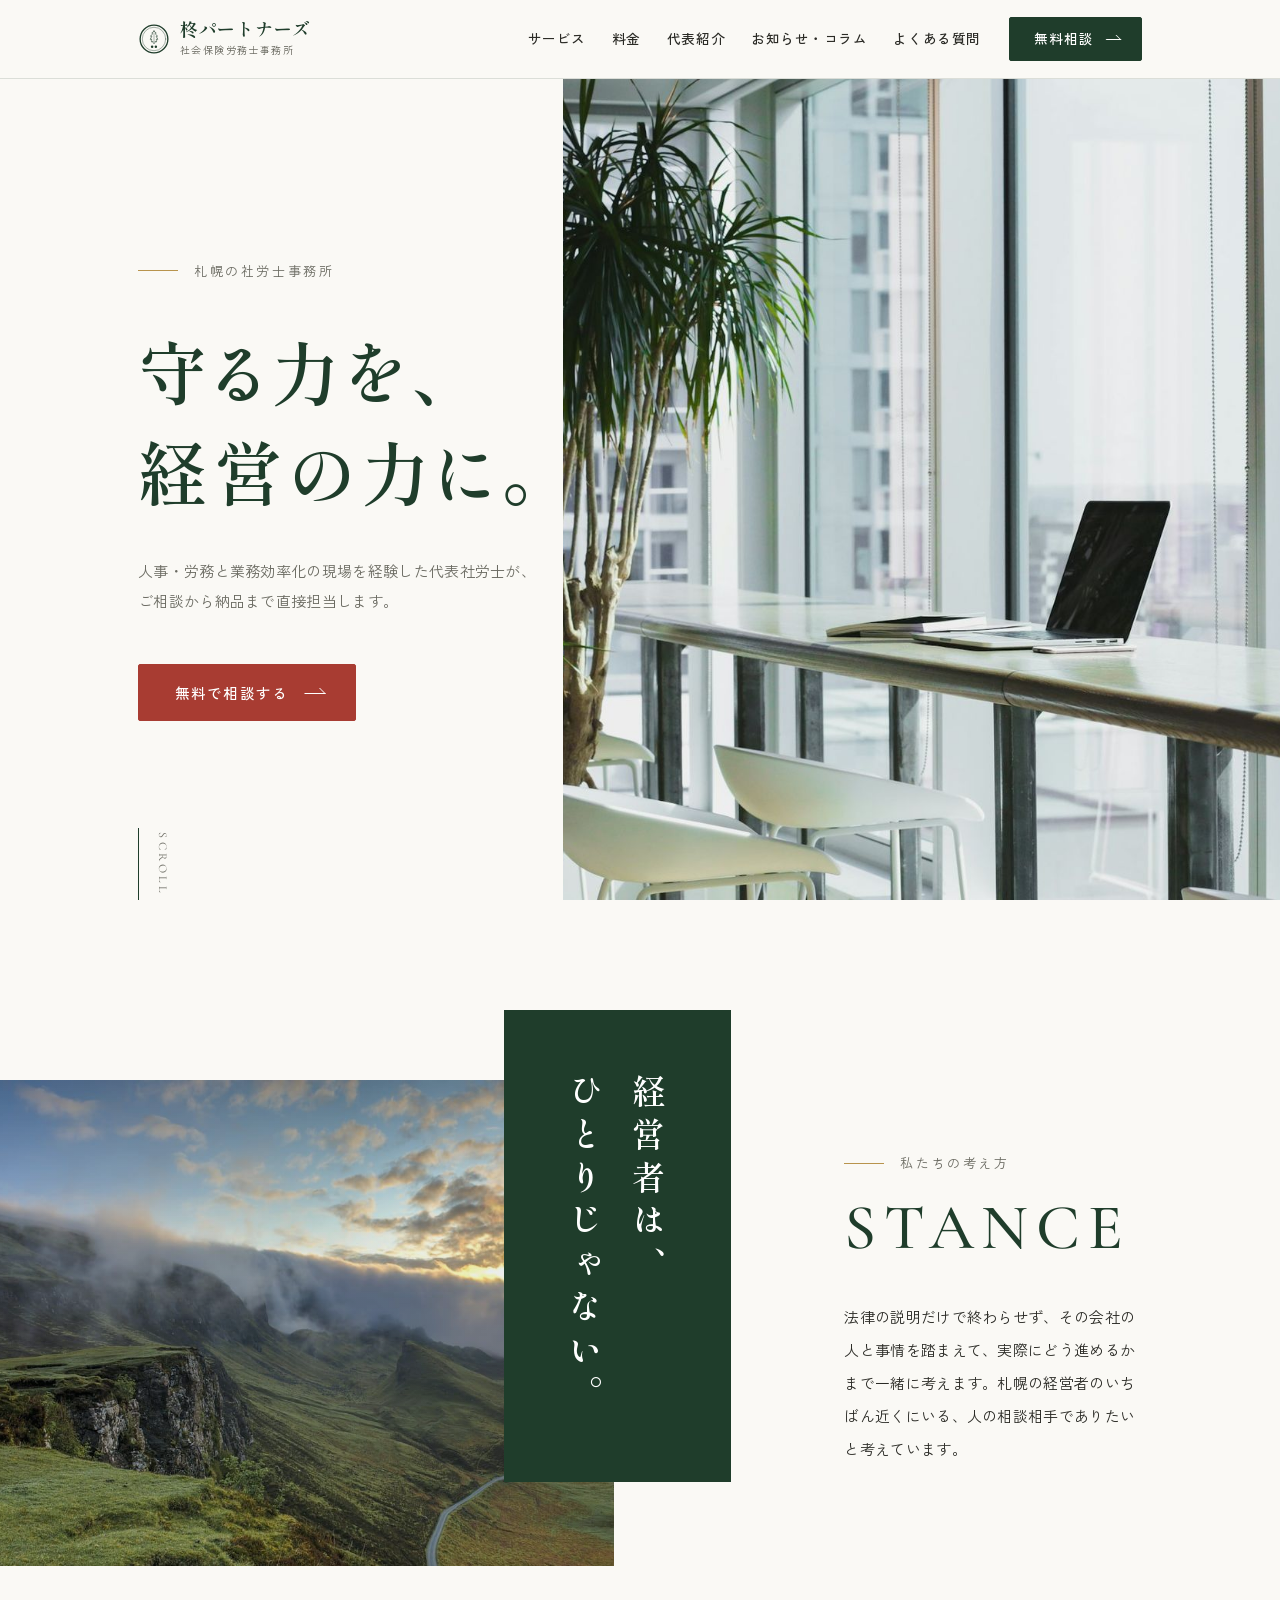
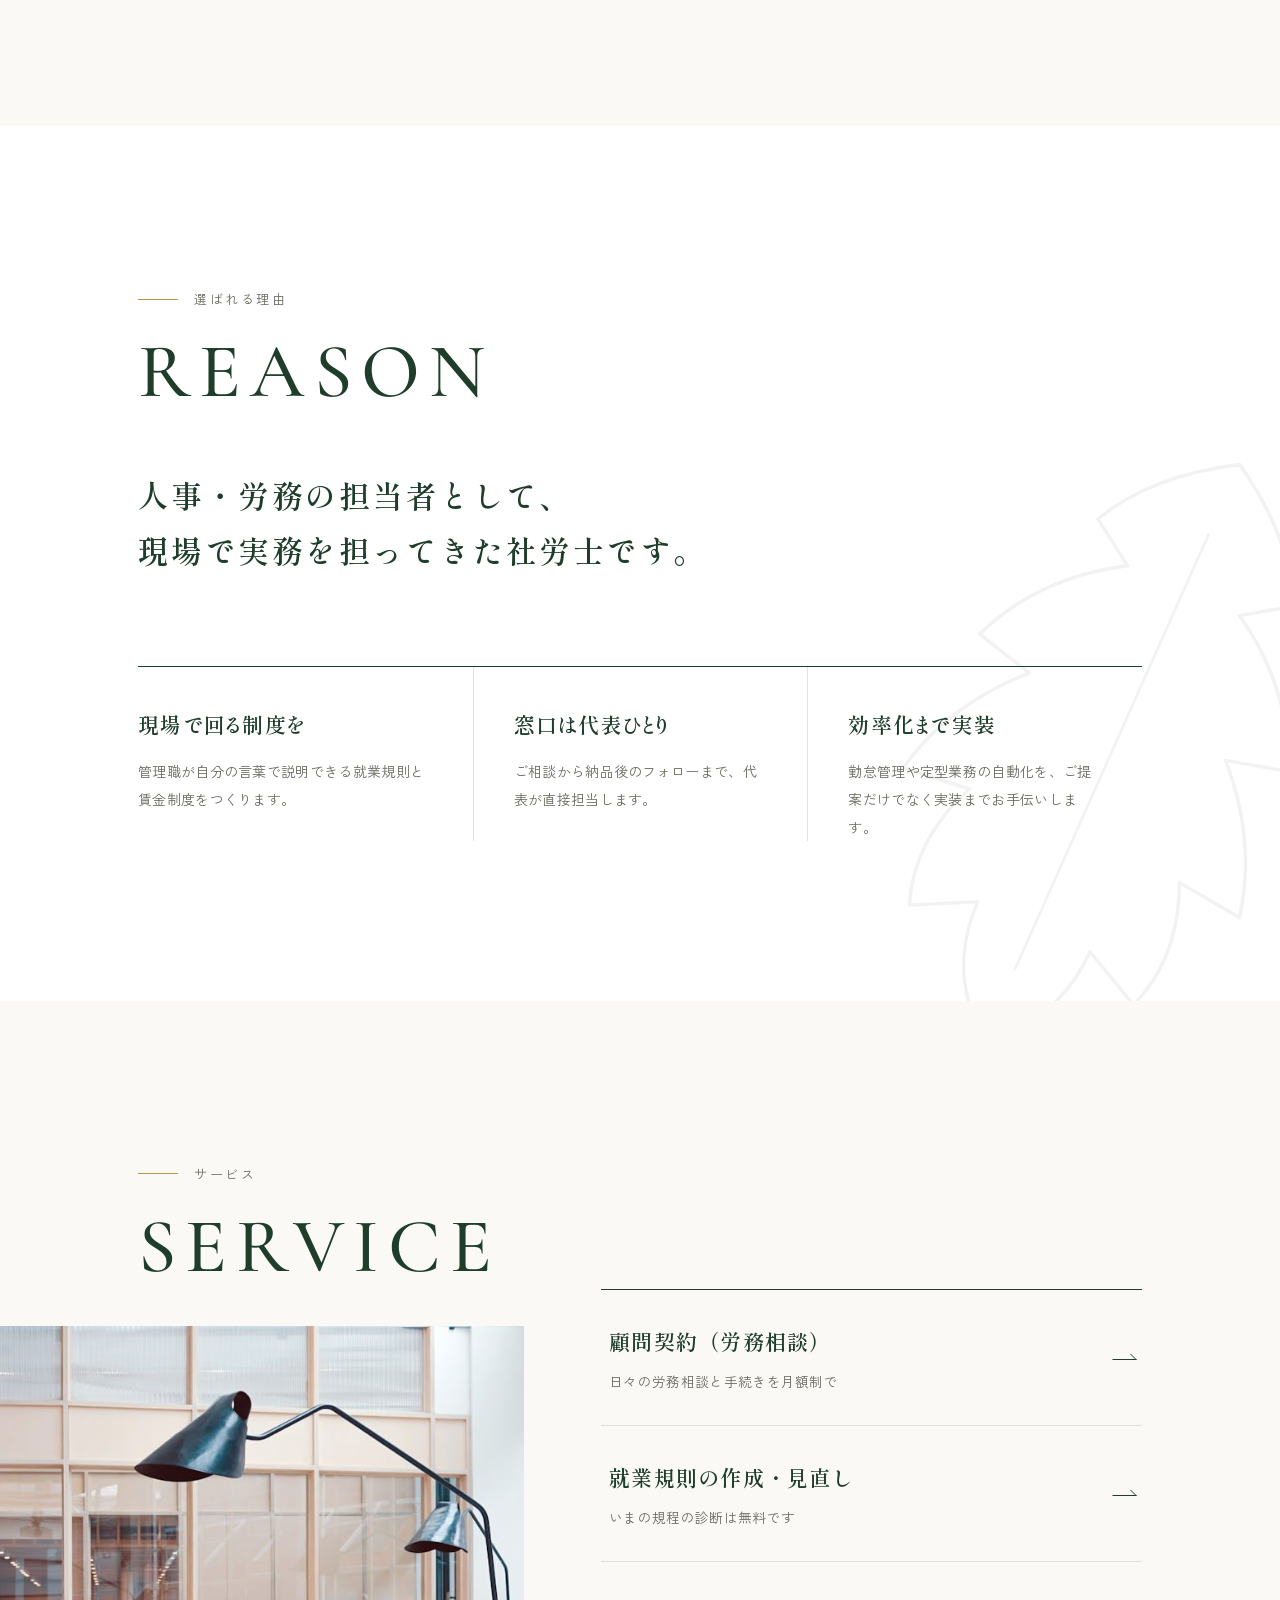
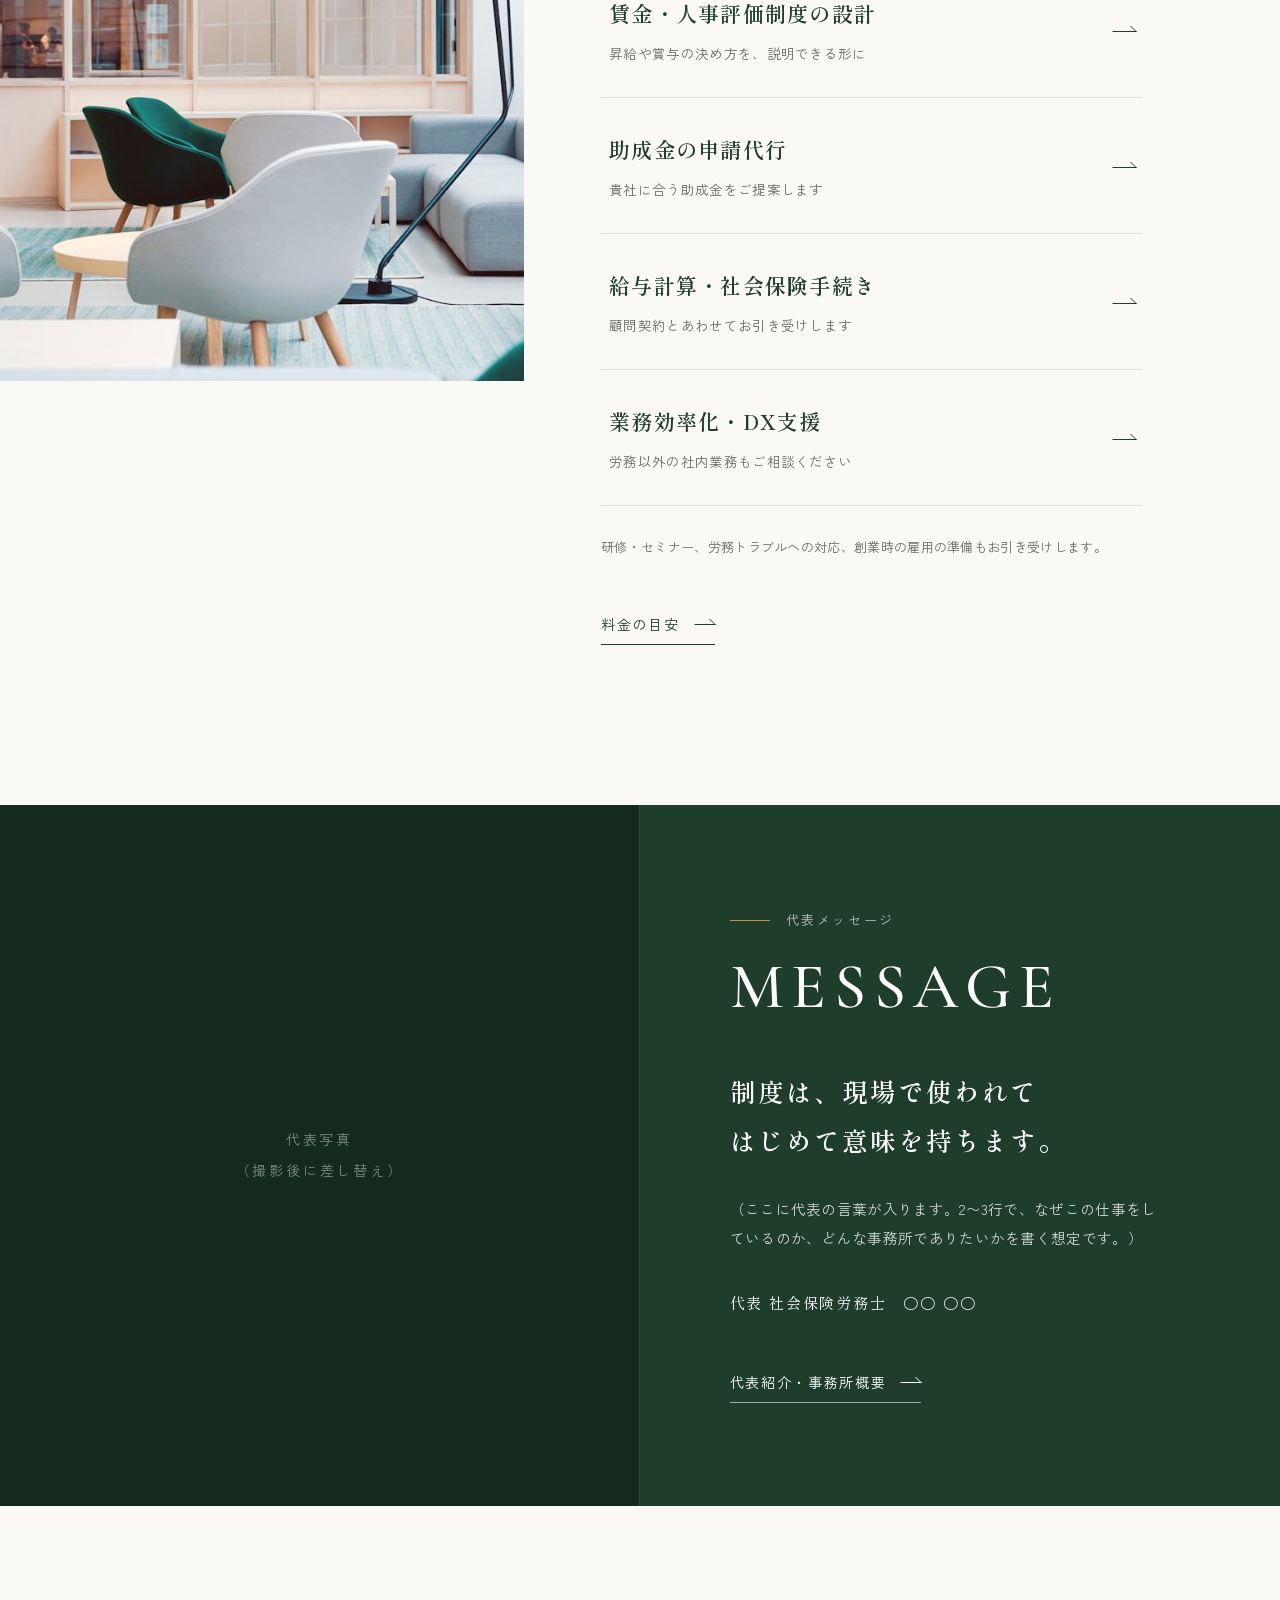
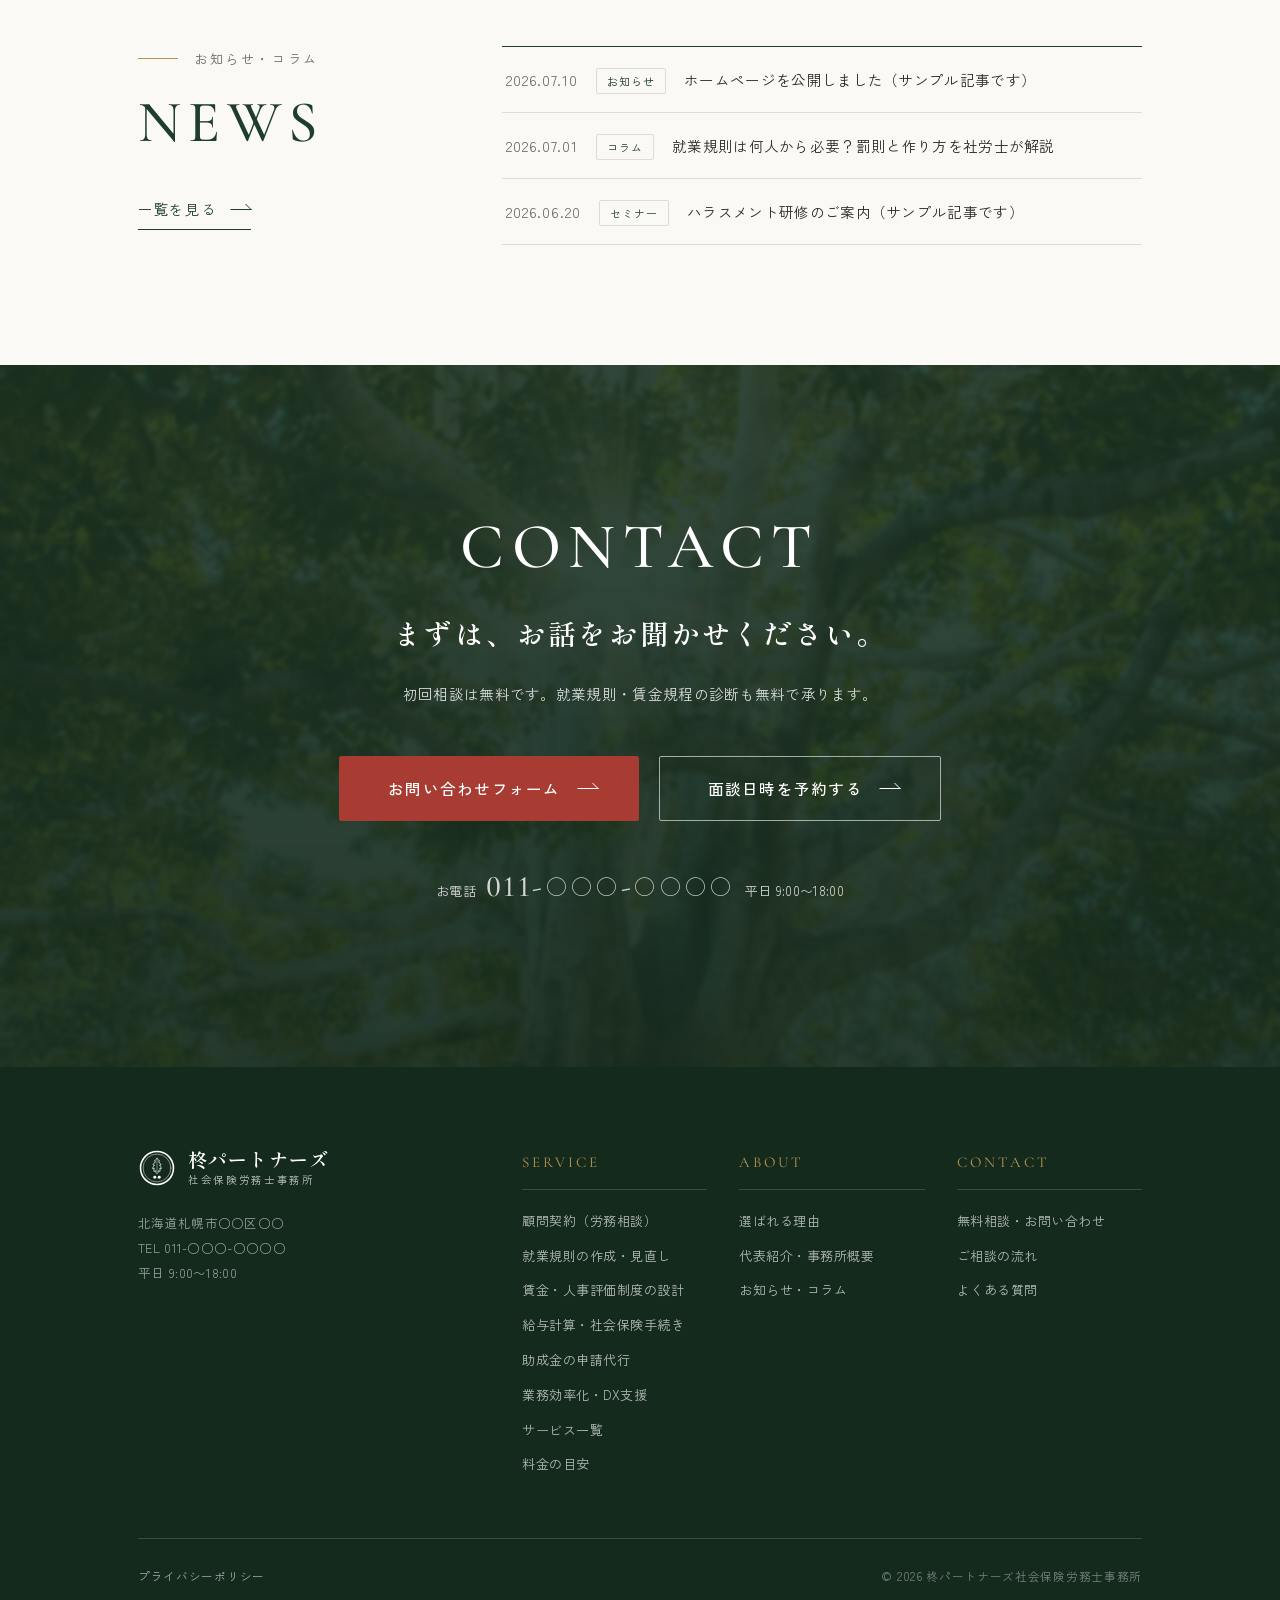
<file: index.html>
<!DOCTYPE html>
<html lang="ja">
<head>
  <meta charset="UTF-8">
  <meta name="viewport" content="width=device-width, initial-scale=1.0">
  <meta name="robots" content="noindex, nofollow">

  <!-- ================= SEO基本設定 =================
       事務所名・地域名が変わる場合は、このファイル内の
       「柊パートナーズ」「札幌」を一括置換してください。 -->
  <title>札幌の社労士事務所|労務相談・就業規則・助成金|柊パートナーズ</title>
  <meta name="description" content="札幌の社労士（社会保険労務士）事務所。中小企業の労務相談、就業規則・賃金制度の設計、助成金の申請代行、給与計算、業務効率化まで、人事・労務の現場を経験した代表社労士が直接対応します。初回相談と就業規則の診断は無料。">
  <link rel="canonical" href="https://yugosss421-web.github.io/hiiragi-preview/"><!-- ドメイン取得後に差し替え -->

  <!-- OGP(SNS共有時の表示) -->
  <meta property="og:type" content="website">
  <meta property="og:title" content="札幌の社労士事務所|労務相談・就業規則・助成金|柊パートナーズ">
  <meta property="og:description" content="就業規則や賃金制度の設計から、助成金の申請、業務の効率化まで。人事・労務の現場を経験した代表社労士が直接担当します。初回相談無料。">
  <meta property="og:url" content="https://yugosss421-web.github.io/hiiragi-preview/">
  <meta property="og:locale" content="ja_JP">
  <meta property="og:site_name" content="柊パートナーズ社会保険労務士事務所">
  <meta property="og:image" content="https://yugosss421-web.github.io/hiiragi-preview/assets/img/ogp.jpg">
  <meta name="twitter:card" content="summary_large_image">

  <!-- フォント: 英字見出し=Cormorant Garamond / 見出し=しっぽり明朝 / 本文=Zen角ゴシック New -->
  <link rel="preconnect" href="https://fonts.googleapis.com">
  <link rel="preconnect" href="https://fonts.gstatic.com" crossorigin>
  <link href="https://fonts.googleapis.com/css2?family=Cormorant+Garamond:wght@500;600&family=Shippori+Mincho:wght@400;500;600;700&family=Zen+Kaku+Gothic+New:wght@400;500;700&display=swap" rel="stylesheet">

  <link rel="icon" href="assets/img/favicon.svg" type="image/svg+xml">
  <link rel="apple-touch-icon" href="assets/img/apple-touch-icon.png">
  <link rel="stylesheet" href="css/style.css">

  <!-- ================= 構造化データ(SEO) ================= -->
  <script type="application/ld+json">
  {
    "@context": "https://schema.org",
    "@type": "ProfessionalService",
    "name": "柊パートナーズ社会保険労務士事務所",
    "description": "札幌市の中小企業向けに、労務相談・就業規則作成・賃金/人事評価制度設計・助成金の申請代行・給与計算・業務効率化（DX）支援を提供する社会保険労務士事務所",
    "address": {
      "@type": "PostalAddress",
      "addressLocality": "札幌市",
      "addressRegion": "北海道",
      "streetAddress": "（開業後に住所を記載）"
    },
    "areaServed": "札幌市および北海道全域",
    "url": "https://yugosss421-web.github.io/hiiragi-preview/",
    "telephone": "（開業後に記載）",
    "priceRange": "顧問料 月額20,000円〜"
  }
  </script>
</head>
<body>

<!-- ================= ヘッダー ================= -->
<header class="site-header">
  <div class="container header-inner">
    <a href="#" class="brand">
      <span class="brand-mark" aria-hidden="true">
        <!-- 家紋風「丸に柊」ロゴ(C案) -->
        <svg viewBox="0 0 120 120" xmlns="http://www.w3.org/2000/svg" fill="none" stroke="currentColor" stroke-linejoin="round" stroke-linecap="round">
          <circle cx="60" cy="60" r="52" stroke-width="5"/>
          <circle cx="60" cy="60" r="44" stroke-width="1.5"/>
          <g transform="translate(60 54) scale(0.58) translate(-60 -51)">
            <path d="M60 10 Q50 16 46 24 L52 28 Q42 34 38 44 L46 46 Q38 54 36 64 L45 63 Q41 72 44 80 L52 76 Q52 86 60 92 Q68 86 68 76 L76 80 Q79 72 75 63 L84 64 Q82 54 74 46 L82 44 Q78 34 68 28 L74 24 Q70 16 60 10 Z" stroke-width="4"/>
            <path d="M60 20 L60 82" stroke-width="2.4"/>
          </g>
          <circle cx="53" cy="89" r="4.6" fill="currentColor" stroke="none"/>
          <circle cx="67" cy="89" r="4.6" fill="currentColor" stroke="none"/>
        </svg>
      </span>
      <span class="brand-text">
        <span class="brand-name">柊パートナーズ</span>
        <span class="brand-sub">社会保険労務士事務所</span>
      </span>
    </a>
    <nav class="global-nav" aria-label="メインメニュー">
      <a href="#service">サービス</a>
      <a href="price.html">料金</a>
      <a href="about.html">代表紹介</a>
      <a href="news.html">お知らせ・コラム</a>
      <a href="contact.html#faq">よくある質問</a>
    </nav>
    <a href="contact.html" class="btn btn-header">無料相談</a>
    <button class="nav-toggle" id="nav-toggle" aria-label="メニューを開く" aria-expanded="false" aria-controls="mobile-menu">
      <span></span><span></span><span></span>
    </button>
  </div>
  <nav class="mobile-menu" id="mobile-menu" aria-label="モバイルメニュー" hidden>
    <a href="#reason">選ばれる理由</a>
    <a href="#service">サービス</a>
    <a href="service/joseikin.html">助成金の申請代行</a>
    <a href="contact.html#flow">ご相談の流れ</a>
    <a href="price.html">料金</a>
    <a href="about.html">代表紹介・事務所概要</a>
    <a href="news.html">お知らせ・コラム</a>
    <a href="contact.html#faq">よくある質問</a>
    <a href="contact.html" class="mobile-menu-cta">無料相談・お問い合わせ</a>
  </nav>
</header>

<main class="v4">

  <!-- 1. ヒーロー -->
  <section class="v4-hero">
    <div class="v4-hero-photo" role="img" aria-label="事務所のイメージ写真"></div>
    <div class="container">
      <h1 class="v4-hero-h1">
        <span class="v4-label">札幌の社労士事務所</span>
        <span class="v4-hero-title">守る力を、<br>経営の力に。</span>
      </h1>
      <p class="v4-hero-lead">人事・労務と業務効率化の現場を経験した代表社労士が、<br class="pc-only">ご相談から納品まで直接担当します。</p>
      <a href="contact.html" class="btn btn-primary">無料で相談する</a>
    </div>
    <p class="v4-scroll">SCROLL</p>
  </section>

  <!-- 2. 理念 -->
  <section class="v4-stance">
    <div class="v4-stance-photo" role="img" aria-label="北海道の風景"></div>
    <p class="v4-stance-copy">経営者は、<br>ひとりじゃない。</p>
    <div class="v4-stance-body">
      <p class="v4-label">私たちの考え方</p>
      <p class="v4-en">STANCE</p>
      <p class="text">法律の説明だけで終わらせず、その会社の人と事情を踏まえて、実際にどう進めるかまで一緒に考えます。札幌の経営者のいちばん近くにいる、人の相談相手でありたいと考えています。</p>
    </div>
  </section>

  <!-- 3. 選ばれる理由 -->
  <section class="v4-reason" id="reason">
    <span class="v4-reason-leaf"><svg viewBox="30 4 60 94" xmlns="http://www.w3.org/2000/svg" fill="none" stroke="currentColor" stroke-linejoin="round" stroke-linecap="round" aria-hidden="true"><path d="M60 10 Q50 16 46 24 L52 28 Q42 34 38 44 L46 46 Q38 54 36 64 L45 63 Q41 72 44 80 L52 76 Q52 86 60 92 Q68 86 68 76 L76 80 Q79 72 75 63 L84 64 Q82 54 74 46 L82 44 Q78 34 68 28 L74 24 Q70 16 60 10 Z" stroke-width=".45"/><path d="M60 20 L60 82" stroke-width=".35"/></svg></span>
    <div class="container">
      <p class="v4-label">選ばれる理由</p>
      <p class="v4-en">REASON</p>
      <p class="v4-reason-lead">人事・労務の担当者として、<br>現場で実務を担ってきた社労士です。</p>
      <ul class="v4-points">
        <li><h3>現場で回る制度を</h3><p>管理職が自分の言葉で説明できる就業規則と賃金制度をつくります。</p></li>
        <li><h3>窓口は代表ひとり</h3><p>ご相談から納品後のフォローまで、代表が直接担当します。</p></li>
        <li><h3>効率化まで実装</h3><p>勤怠管理や定型業務の自動化を、ご提案だけでなく実装までお手伝いします。</p></li>
      </ul>
    </div>
  </section>

  <!-- 4. サービス -->
  <section class="v4-service" id="service">
    <div class="container v4-service-grid">
      <div>
        <p class="v4-label">サービス</p>
        <p class="v4-en">SERVICE</p>
        <div class="v4-service-photo" role="img" aria-label="執務スペースのイメージ写真"></div>
      </div>
      <div>
        <nav class="v4-service-list" aria-label="サービス一覧">
          <a href="service/komon.html"><strong>顧問契約（労務相談）</strong><span>日々の労務相談と手続きを月額制で</span><i></i></a>
          <a href="service/shugyokisoku.html"><strong>就業規則の作成・見直し</strong><span>いまの規程の診断は無料です</span><i></i></a>
          <a href="service/chingin-hyoka.html"><strong>賃金・人事評価制度の設計</strong><span>昇給や賞与の決め方を、説明できる形に</span><i></i></a>
          <a href="service/joseikin.html"><strong>助成金の申請代行</strong><span>貴社に合う助成金をご提案します</span><i></i></a>
          <a href="service/kyuyo.html"><strong>給与計算・社会保険手続き</strong><span>顧問契約とあわせてお引き受けします</span><i></i></a>
          <a href="service/dx.html"><strong>業務効率化・DX支援</strong><span>労務以外の社内業務もご相談ください</span><i></i></a>
        </nav>
        <p class="v4-service-note">研修・セミナー、労務トラブルへの対応、創業時の雇用の準備もお引き受けします。</p>
        <p style="margin-top:48px"><a href="price.html" class="v4-more">料金の目安</a></p>
      </div>
    </div>
  </section>

  <!-- 5. 代表メッセージ -->
  <section class="v4-message">
    <div class="v4-message-photo">代表写真<br>（撮影後に差し替え）</div>
    <div class="v4-message-body">
      <p class="v4-label">代表メッセージ</p>
      <p class="v4-en">MESSAGE</p>
      <p class="v4-message-quote">制度は、現場で使われて<br>はじめて意味を持ちます。</p>
      <p class="v4-message-text">（ここに代表の言葉が入ります。2〜3行で、なぜこの仕事をしているのか、どんな事務所でありたいかを書く想定です。）</p>
      <p class="v4-message-name">代表 社会保険労務士　○○ ○○</p>
      <a href="about.html" class="v4-more">代表紹介・事務所概要</a>
    </div>
  </section>

  <!-- ================= 支援事例 =================
       開業後、実際の事例(お客様の許可を得たもの・匿名加工したもの)が
       たまったら、この下のコメントを外して公開してください。
       文章の作り方は docs/事例作成テンプレート.md を参照。
  
  <section class="case" id="case">
    <div class="container">
      <h2 class="section-title"><span class="en">CASE</span>支援事例</h2>
      <div class="card-grid card-grid-3">
        <article class="case-card">
          <p class="case-tag">業務効率化・DX支援</p>
          <h3>飲食業/従業員8名(札幌市)</h3>
          <p class="case-before">課題:紙のタイムカードで、毎月の勤怠集計に8時間</p>
          <p class="case-after">支援後:勤怠管理ツール導入で集計30分に。給与計算まで一気通貫</p>
        </article>
        <article class="case-card">
          <p class="case-tag">就業規則の見直し</p>
          <h3>建設業/従業員15名(札幌市)</h3>
          <p class="case-before">課題:10年前の就業規則のまま。固定残業代の記載も曖昧</p>
          <p class="case-after">支援後:実態に合わせて全面改定。残業代トラブルの芽を解消</p>
        </article>
        <article class="case-card">
          <p class="case-tag">賃金・人事評価制度</p>
          <h3>IT業/従業員20名(札幌市)</h3>
          <p class="case-before">課題:昇給の基準がなく、社員の不満と離職が続く</p>
          <p class="case-after">支援後:等級・評価制度を設計。評価面談の運用まで定着支援</p>
        </article>
      </div>
    </div>
  </section>
  -->

  <!-- 6. お知らせ -->
  <section class="v4-news">
    <div class="container v4-news-grid">
      <div>
        <p class="v4-label">お知らせ・コラム</p>
        <p class="v4-en">NEWS</p>
        <a href="news.html" class="v4-more">一覧を見る</a>
      </div>
      <ul class="news-list">
        <li><time datetime="2026-07-10">2026.07.10</time><span class="news-tag">お知らせ</span><a href="#">ホームページを公開しました（サンプル記事です）</a></li>
        <li><time datetime="2026-07-01">2026.07.01</time><span class="news-tag">コラム</span><a href="news/2026-07-01-shugyokisoku.html">就業規則は何人から必要？罰則と作り方を社労士が解説</a></li>
        <li><time datetime="2026-06-20">2026.06.20</time><span class="news-tag">セミナー</span><a href="#">ハラスメント研修のご案内（サンプル記事です）</a></li>
      </ul>
    </div>
  </section>

  <!-- お問い合わせの帯(フォーム本体は contact.html) -->
  <section class="v4-contact" id="contact">
    <div class="container">
      <p class="v4-en">CONTACT</p>
      <p class="v4-contact-title">まずは、お話をお聞かせください。</p>
      <p class="v4-contact-lead">初回相談は無料です。就業規則・賃金規程の診断も無料で承ります。</p>
      <div class="v4-contact-btns">
        <a href="contact.html" class="btn btn-primary btn-large">お問い合わせフォーム</a>
        <!-- 開業時: TimeRex・Googleカレンダー等の予約ページURLに差し替え -->
        <a href="#" class="btn btn-ghost btn-large">面談日時を予約する</a>
      </div>
      <p class="v4-contact-tel">お電話<strong>011-○○○-○○○○</strong>平日 9:00〜18:00</p>
    </div>
  </section>

</main>

<!-- ================= フッター ================= -->
<footer class="site-footer">
  <div class="container">
    <div class="footer-main">
      <div class="footer-brand">
        <a href="#" class="footer-logo">
          <span class="footer-mark" aria-hidden="true">
            <svg viewBox="0 0 120 120" xmlns="http://www.w3.org/2000/svg" fill="none" stroke="currentColor" stroke-linejoin="round" stroke-linecap="round">
          <circle cx="60" cy="60" r="52" stroke-width="5"/>
          <circle cx="60" cy="60" r="44" stroke-width="1.5"/>
          <g transform="translate(60 54) scale(0.58) translate(-60 -51)">
            <path d="M60 10 Q50 16 46 24 L52 28 Q42 34 38 44 L46 46 Q38 54 36 64 L45 63 Q41 72 44 80 L52 76 Q52 86 60 92 Q68 86 68 76 L76 80 Q79 72 75 63 L84 64 Q82 54 74 46 L82 44 Q78 34 68 28 L74 24 Q70 16 60 10 Z" stroke-width="4"/>
            <path d="M60 20 L60 82" stroke-width="2.4"/>
          </g>
          <circle cx="53" cy="89" r="4.6" fill="currentColor" stroke="none"/>
          <circle cx="67" cy="89" r="4.6" fill="currentColor" stroke="none"/>
        </svg>
          </span>
          <span>
            <span class="footer-name">柊パートナーズ</span>
            <span class="footer-sub">社会保険労務士事務所</span>
          </span>
        </a>
        <p class="footer-addr">
          北海道札幌市○○区○○<br>
          TEL 011-○○○-○○○○<br>
          平日 9:00〜18:00
        </p>
      </div>
      <nav class="footer-nav" aria-label="フッターメニュー">
        <div class="footer-col">
          <p class="footer-col-title">SERVICE</p>
          <a href="service/komon.html">顧問契約（労務相談）</a>
          <a href="service/shugyokisoku.html">就業規則の作成・見直し</a>
          <a href="service/chingin-hyoka.html">賃金・人事評価制度の設計</a>
          <a href="service/kyuyo.html">給与計算・社会保険手続き</a>
          <a href="service/joseikin.html">助成金の申請代行</a>
          <a href="service/dx.html">業務効率化・DX支援</a>
          <a href="#service">サービス一覧</a>
          <a href="price.html">料金の目安</a>
        </div>
        <div class="footer-col">
          <p class="footer-col-title">ABOUT</p>
          <a href="#reason">選ばれる理由</a>
          <a href="about.html">代表紹介・事務所概要</a>
          <a href="news.html">お知らせ・コラム</a>
        </div>
        <div class="footer-col">
          <p class="footer-col-title">CONTACT</p>
          <a href="contact.html">無料相談・お問い合わせ</a>
          <a href="contact.html#flow">ご相談の流れ</a>
          <a href="contact.html#faq">よくある質問</a>
        </div>
      </nav>
    </div>
    <div class="footer-bottom">
      <a href="privacy.html">プライバシーポリシー</a>
      <p class="copyright">&copy; 2026 柊パートナーズ社会保険労務士事務所</p>
    </div>
  </div>
</footer>

<!-- スマホ用の追従ボタン(ヒーローを過ぎたら表示、お問い合わせの帯の付近で隠す) -->
<div class="sp-cta" id="sp-cta" aria-hidden="true">
  <a href="price.html" class="sp-cta-sub" tabindex="-1">料金の目安</a>
  <a href="contact.html" class="sp-cta-main" tabindex="-1">無料で相談する</a>
</div>

<script>
// スマホ用メニューの開閉
(function () {
  const toggle = document.getElementById('nav-toggle');
  const menu = document.getElementById('mobile-menu');
  function close() {
    menu.hidden = true;
    toggle.classList.remove('is-open');
    toggle.setAttribute('aria-expanded', 'false');
    toggle.setAttribute('aria-label', 'メニューを開く');
  }
  toggle.addEventListener('click', function () {
    const opening = menu.hidden;
    if (opening) {
      menu.hidden = false;
      toggle.classList.add('is-open');
      toggle.setAttribute('aria-expanded', 'true');
      toggle.setAttribute('aria-label', 'メニューを閉じる');
    } else {
      close();
    }
  });
  // メニュー内のリンクを押したら閉じる
  menu.querySelectorAll('a').forEach(a => a.addEventListener('click', close));
})();

// スマホ用の追従ボタン: ヒーローを過ぎたら表示し、お問い合わせ以降では隠す
(function () {
  const bar = document.getElementById('sp-cta');
  const hero = document.querySelector('.v4-hero');
  const contact = document.getElementById('contact');
  if (!bar || !hero || !contact) return;
  function update() {
    const pastHero = hero.getBoundingClientRect().bottom < 0;
    const atContact = contact.getBoundingClientRect().top < window.innerHeight * 0.8;
    const show = pastHero && !atContact;
    bar.classList.toggle('is-shown', show);
    bar.setAttribute('aria-hidden', show ? 'false' : 'true');
    bar.querySelectorAll('a').forEach(a => { a.tabIndex = show ? 0 : -1; });
  }
  window.addEventListener('scroll', update, { passive: true });
  window.addEventListener('resize', update);
  update();
})();
</script>

</body>
</html>
</file>
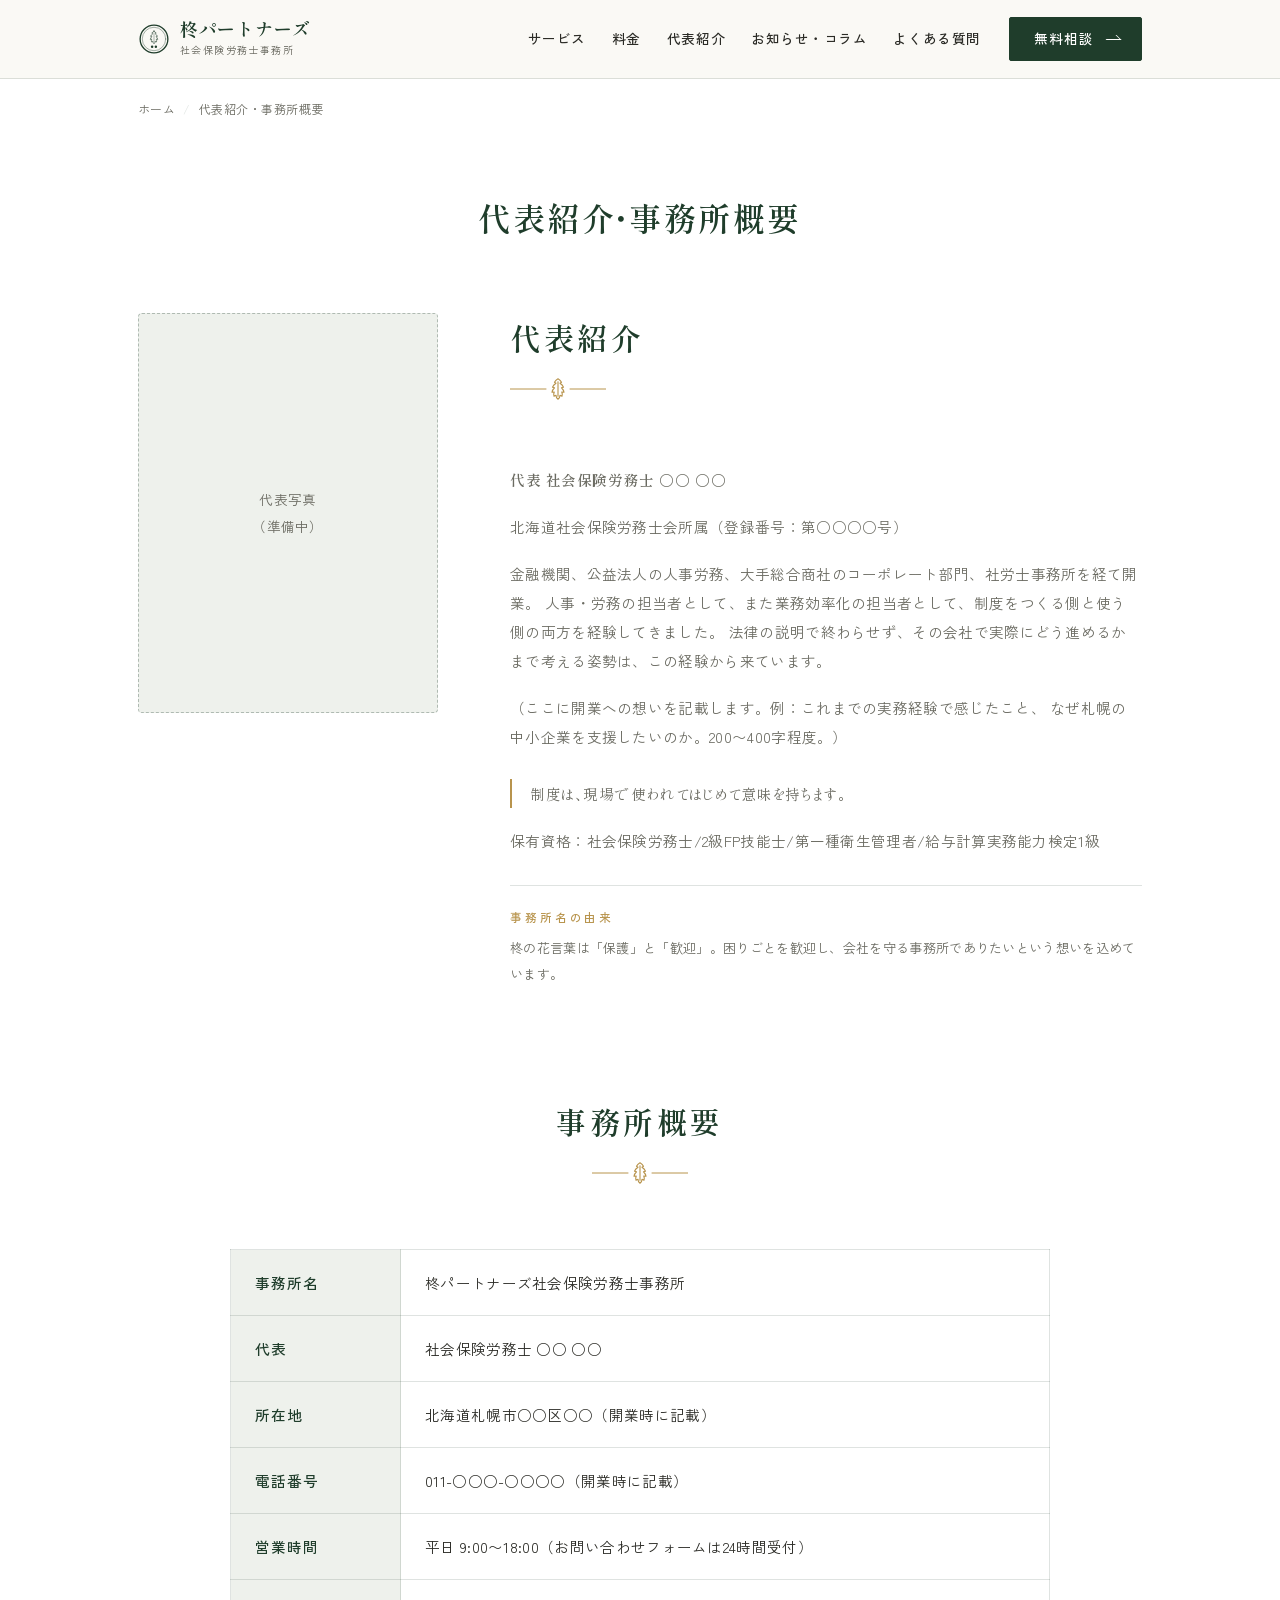
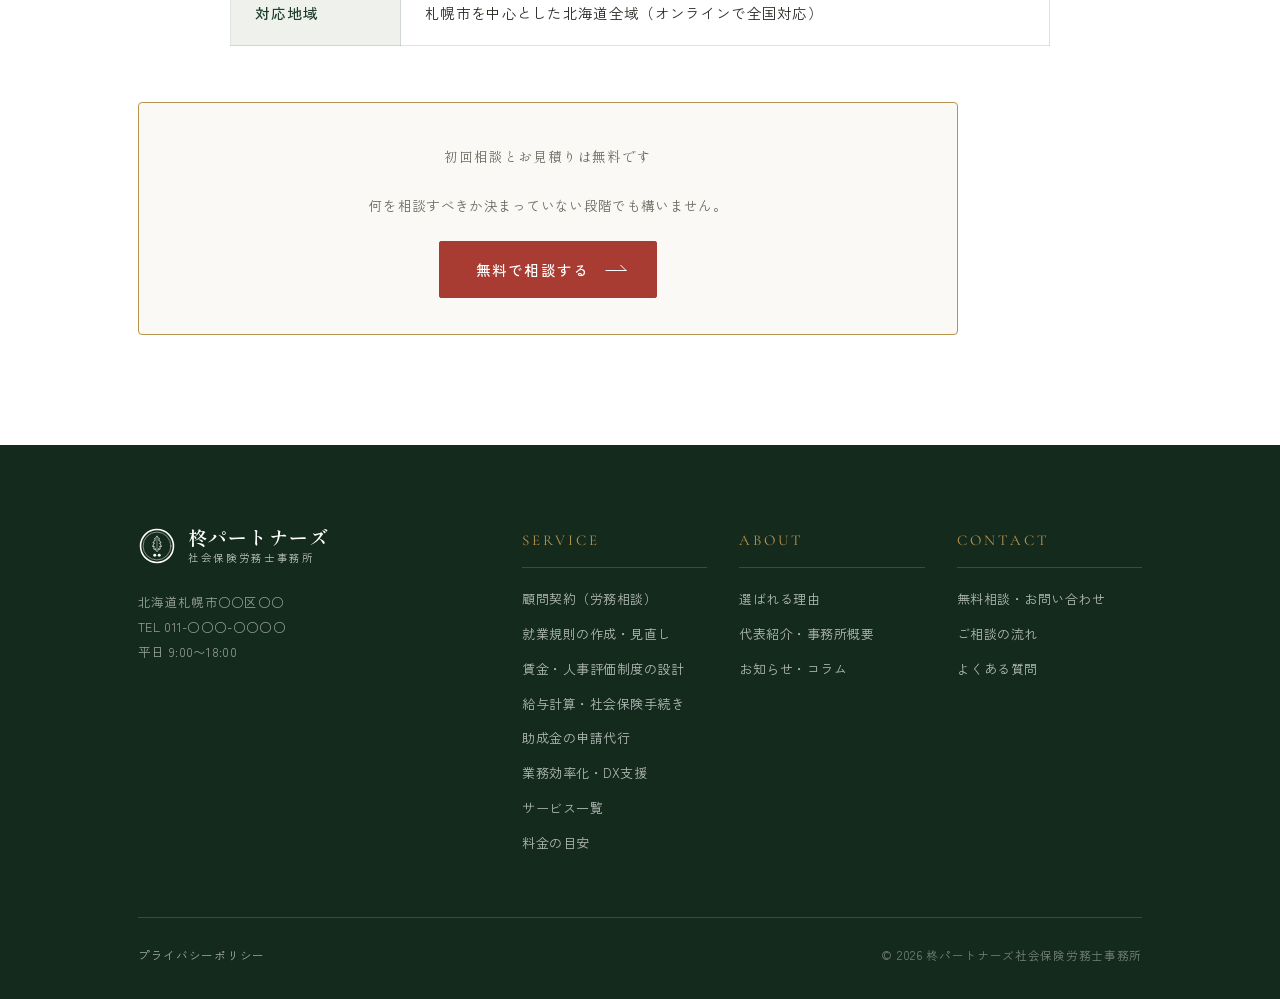
<file: about.html>
<!DOCTYPE html>
<html lang="ja">
<head>
  <meta charset="UTF-8">
  <meta name="viewport" content="width=device-width, initial-scale=1.0">
  <meta name="robots" content="noindex, nofollow">
  <title>代表紹介・事務所概要|札幌の社労士 柊パートナーズ</title>
  <meta name="description" content="柊パートナーズ社会保険労務士事務所（札幌）の代表紹介と事務所概要。企業の人事・労務担当、業務効率化の担当として現場を経験した代表社労士が、ご相談から納品まで直接担当します。">
  <link rel="canonical" href="https://yugosss421-web.github.io/hiiragi-preview/about.html">

  <meta property="og:type" content="website">
  <meta property="og:title" content="代表紹介・事務所概要|札幌の社労士 柊パートナーズ">
  <meta property="og:description" content="人事・労務と業務効率化の現場を経験した代表社労士の紹介と、事務所の概要です。">
  <meta property="og:url" content="https://yugosss421-web.github.io/hiiragi-preview/about.html">
  <meta property="og:locale" content="ja_JP">
  <meta property="og:site_name" content="柊パートナーズ社会保険労務士事務所">
  <meta property="og:image" content="https://yugosss421-web.github.io/hiiragi-preview/assets/img/ogp.jpg">
  <meta name="twitter:card" content="summary_large_image">

  <link rel="preconnect" href="https://fonts.googleapis.com">
  <link rel="preconnect" href="https://fonts.gstatic.com" crossorigin>
  <link href="https://fonts.googleapis.com/css2?family=Cormorant+Garamond:wght@500;600&family=Shippori+Mincho:wght@400;500;600;700&family=Zen+Kaku+Gothic+New:wght@400;500;700&display=swap" rel="stylesheet">
  <link rel="icon" href="assets/img/favicon.svg" type="image/svg+xml">
  <link rel="apple-touch-icon" href="assets/img/apple-touch-icon.png">
  <link rel="stylesheet" href="css/style.css">
</head>
<body class="page-body">

<header class="site-header">
  <div class="container header-inner">
    <a href="index.html" class="brand">
      <span class="brand-mark" aria-hidden="true">
        <!-- 家紋風「丸に柊」ロゴ(C案) -->
        <svg viewBox="0 0 120 120" xmlns="http://www.w3.org/2000/svg" fill="none" stroke="currentColor" stroke-linejoin="round" stroke-linecap="round">
          <circle cx="60" cy="60" r="52" stroke-width="5"/>
          <circle cx="60" cy="60" r="44" stroke-width="1.5"/>
          <g transform="translate(60 54) scale(0.58) translate(-60 -51)">
            <path d="M60 10 Q50 16 46 24 L52 28 Q42 34 38 44 L46 46 Q38 54 36 64 L45 63 Q41 72 44 80 L52 76 Q52 86 60 92 Q68 86 68 76 L76 80 Q79 72 75 63 L84 64 Q82 54 74 46 L82 44 Q78 34 68 28 L74 24 Q70 16 60 10 Z" stroke-width="4"/>
            <path d="M60 20 L60 82" stroke-width="2.4"/>
          </g>
          <circle cx="53" cy="89" r="4.6" fill="currentColor" stroke="none"/>
          <circle cx="67" cy="89" r="4.6" fill="currentColor" stroke="none"/>
        </svg>
      </span>
      <span class="brand-text">
        <span class="brand-name">柊パートナーズ</span>
        <span class="brand-sub">社会保険労務士事務所</span>
      </span>
    </a>
    <nav class="global-nav" aria-label="メインメニュー">
      <a href="index.html#service">サービス</a>
      <a href="price.html">料金</a>
      <a href="about.html">代表紹介</a>
      <a href="news.html">お知らせ・コラム</a>
      <a href="contact.html#faq">よくある質問</a>
    </nav>
    <a href="contact.html" class="btn btn-header">無料相談</a>
    <button class="nav-toggle" id="nav-toggle" aria-label="メニューを開く" aria-expanded="false" aria-controls="mobile-menu">
      <span></span><span></span><span></span>
    </button>
  </div>
  <nav class="mobile-menu" id="mobile-menu" aria-label="モバイルメニュー" hidden>
    <a href="index.html#reason">選ばれる理由</a>
    <a href="index.html#service">サービス</a>
    <a href="service/joseikin.html">助成金の申請代行</a>
    <a href="contact.html#flow">ご相談の流れ</a>
    <a href="price.html">料金</a>
    <a href="about.html">代表紹介・事務所概要</a>
    <a href="news.html">お知らせ・コラム</a>
    <a href="contact.html#faq">よくある質問</a>
    <a href="contact.html" class="mobile-menu-cta">無料相談・お問い合わせ</a>
  </nav>
</header>

<main>
  <div class="container">
    <nav class="breadcrumb" aria-label="パンくず">
      <a href="index.html">ホーム</a><span></span>代表紹介・事務所概要
    </nav>

    <div class="page-wrap">
      <h1 class="page-title">代表紹介・事務所概要</h1>

      <div class="profile-inner">
        <div class="profile-photo">
          <div class="photo-placeholder">代表写真<br>（準備中）</div>
        </div>
        <div class="profile-text">
      <h2 class="section-title ja left">代表紹介</h2>
      <p class="profile-name">代表 社会保険労務士 ○○ ○○</p>
      <p class="profile-license">北海道社会保険労務士会所属（登録番号：第○○○○号）</p>
      <p class="profile-career">
        金融機関、公益法人の人事労務、大手総合商社のコーポレート部門、社労士事務所を経て開業。
        人事・労務の担当者として、また業務効率化の担当者として、制度をつくる側と使う側の両方を経験してきました。
        法律の説明で終わらせず、その会社で実際にどう進めるかまで考える姿勢は、この経験から来ています。
      </p>
      <p>
        （ここに開業への想いを記載します。例：これまでの実務経験で感じたこと、
        なぜ札幌の中小企業を支援したいのか。200〜400字程度。）
      </p>
      <p class="profile-message">制度は、現場で使われてはじめて意味を持ちます。</p>
      <p class="profile-quals">
        保有資格：社会保険労務士/2級FP技能士/第一種衛生管理者/給与計算実務能力検定1級
      </p>
      <div class="naming-note">
        <p class="naming-title">事務所名の由来</p>
        <p>柊の花言葉は「保護」と「歓迎」。困りごとを歓迎し、会社を守る事務所でありたいという想いを込めています。</p>
      </div>
    </div>
      </div>

      <div class="page-block page-narrow" id="office">
        <h2 class="section-title ja">事務所概要</h2>
        <div class="office-table-wrap">
          <table class="office-table">
        <tbody>
          <tr><th>事務所名</th><td>柊パートナーズ社会保険労務士事務所</td></tr>
          <tr><th>代表</th><td>社会保険労務士 ○○ ○○</td></tr>
          <tr><th>所在地</th><td>北海道札幌市○○区○○（開業時に記載）</td></tr>
          <tr><th>電話番号</th><td>011-○○○-○○○○（開業時に記載）</td></tr>
          <tr><th>営業時間</th><td>平日 9:00〜18:00（お問い合わせフォームは24時間受付）</td></tr>
          <tr><th>対応地域</th><td>札幌市を中心とした北海道全域（オンラインで全国対応）</td></tr>
        </tbody>
      </table>
        </div>
      </div>

      <div class="article-cta page-cta">
        <p class="article-cta-title">初回相談とお見積りは無料です</p>
        <p>何を相談すべきか決まっていない段階でも構いません。</p>
        <a href="contact.html" class="btn btn-primary">無料で相談する</a>
      </div>
    </div>
  </div>
</main>

<footer class="site-footer">
  <div class="container">
    <div class="footer-main">
      <div class="footer-brand">
        <a href="index.html" class="footer-logo">
          <span class="footer-mark" aria-hidden="true">
            <svg viewBox="0 0 120 120" xmlns="http://www.w3.org/2000/svg" fill="none" stroke="currentColor" stroke-linejoin="round" stroke-linecap="round">
          <circle cx="60" cy="60" r="52" stroke-width="5"/>
          <circle cx="60" cy="60" r="44" stroke-width="1.5"/>
          <g transform="translate(60 54) scale(0.58) translate(-60 -51)">
            <path d="M60 10 Q50 16 46 24 L52 28 Q42 34 38 44 L46 46 Q38 54 36 64 L45 63 Q41 72 44 80 L52 76 Q52 86 60 92 Q68 86 68 76 L76 80 Q79 72 75 63 L84 64 Q82 54 74 46 L82 44 Q78 34 68 28 L74 24 Q70 16 60 10 Z" stroke-width="4"/>
            <path d="M60 20 L60 82" stroke-width="2.4"/>
          </g>
          <circle cx="53" cy="89" r="4.6" fill="currentColor" stroke="none"/>
          <circle cx="67" cy="89" r="4.6" fill="currentColor" stroke="none"/>
        </svg>
          </span>
          <span>
            <span class="footer-name">柊パートナーズ</span>
            <span class="footer-sub">社会保険労務士事務所</span>
          </span>
        </a>
        <p class="footer-addr">
          北海道札幌市○○区○○<br>
          TEL 011-○○○-○○○○<br>
          平日 9:00〜18:00
        </p>
      </div>
      <nav class="footer-nav" aria-label="フッターメニュー">
        <div class="footer-col">
          <p class="footer-col-title">SERVICE</p>
          <a href="service/komon.html">顧問契約（労務相談）</a>
          <a href="service/shugyokisoku.html">就業規則の作成・見直し</a>
          <a href="service/chingin-hyoka.html">賃金・人事評価制度の設計</a>
          <a href="service/kyuyo.html">給与計算・社会保険手続き</a>
          <a href="service/joseikin.html">助成金の申請代行</a>
          <a href="service/dx.html">業務効率化・DX支援</a>
          <a href="index.html#service">サービス一覧</a>
          <a href="price.html">料金の目安</a>
        </div>
        <div class="footer-col">
          <p class="footer-col-title">ABOUT</p>
          <a href="index.html#reason">選ばれる理由</a>
          <a href="about.html">代表紹介・事務所概要</a>
          <a href="news.html">お知らせ・コラム</a>
        </div>
        <div class="footer-col">
          <p class="footer-col-title">CONTACT</p>
          <a href="contact.html">無料相談・お問い合わせ</a>
          <a href="contact.html#flow">ご相談の流れ</a>
          <a href="contact.html#faq">よくある質問</a>
        </div>
      </nav>
    </div>
    <div class="footer-bottom">
      <a href="privacy.html">プライバシーポリシー</a>
      <p class="copyright">&copy; 2026 柊パートナーズ社会保険労務士事務所</p>
    </div>
  </div>
</footer>

<script>
(function () {
  const toggle = document.getElementById('nav-toggle');
  const menu = document.getElementById('mobile-menu');
  function close() {
    menu.hidden = true;
    toggle.classList.remove('is-open');
    toggle.setAttribute('aria-expanded', 'false');
  }
  toggle.addEventListener('click', function () {
    if (menu.hidden) {
      menu.hidden = false;
      toggle.classList.add('is-open');
      toggle.setAttribute('aria-expanded', 'true');
    } else { close(); }
  });
  menu.querySelectorAll('a').forEach(a => a.addEventListener('click', close));
})();
</script>

</body>
</html>
</file>
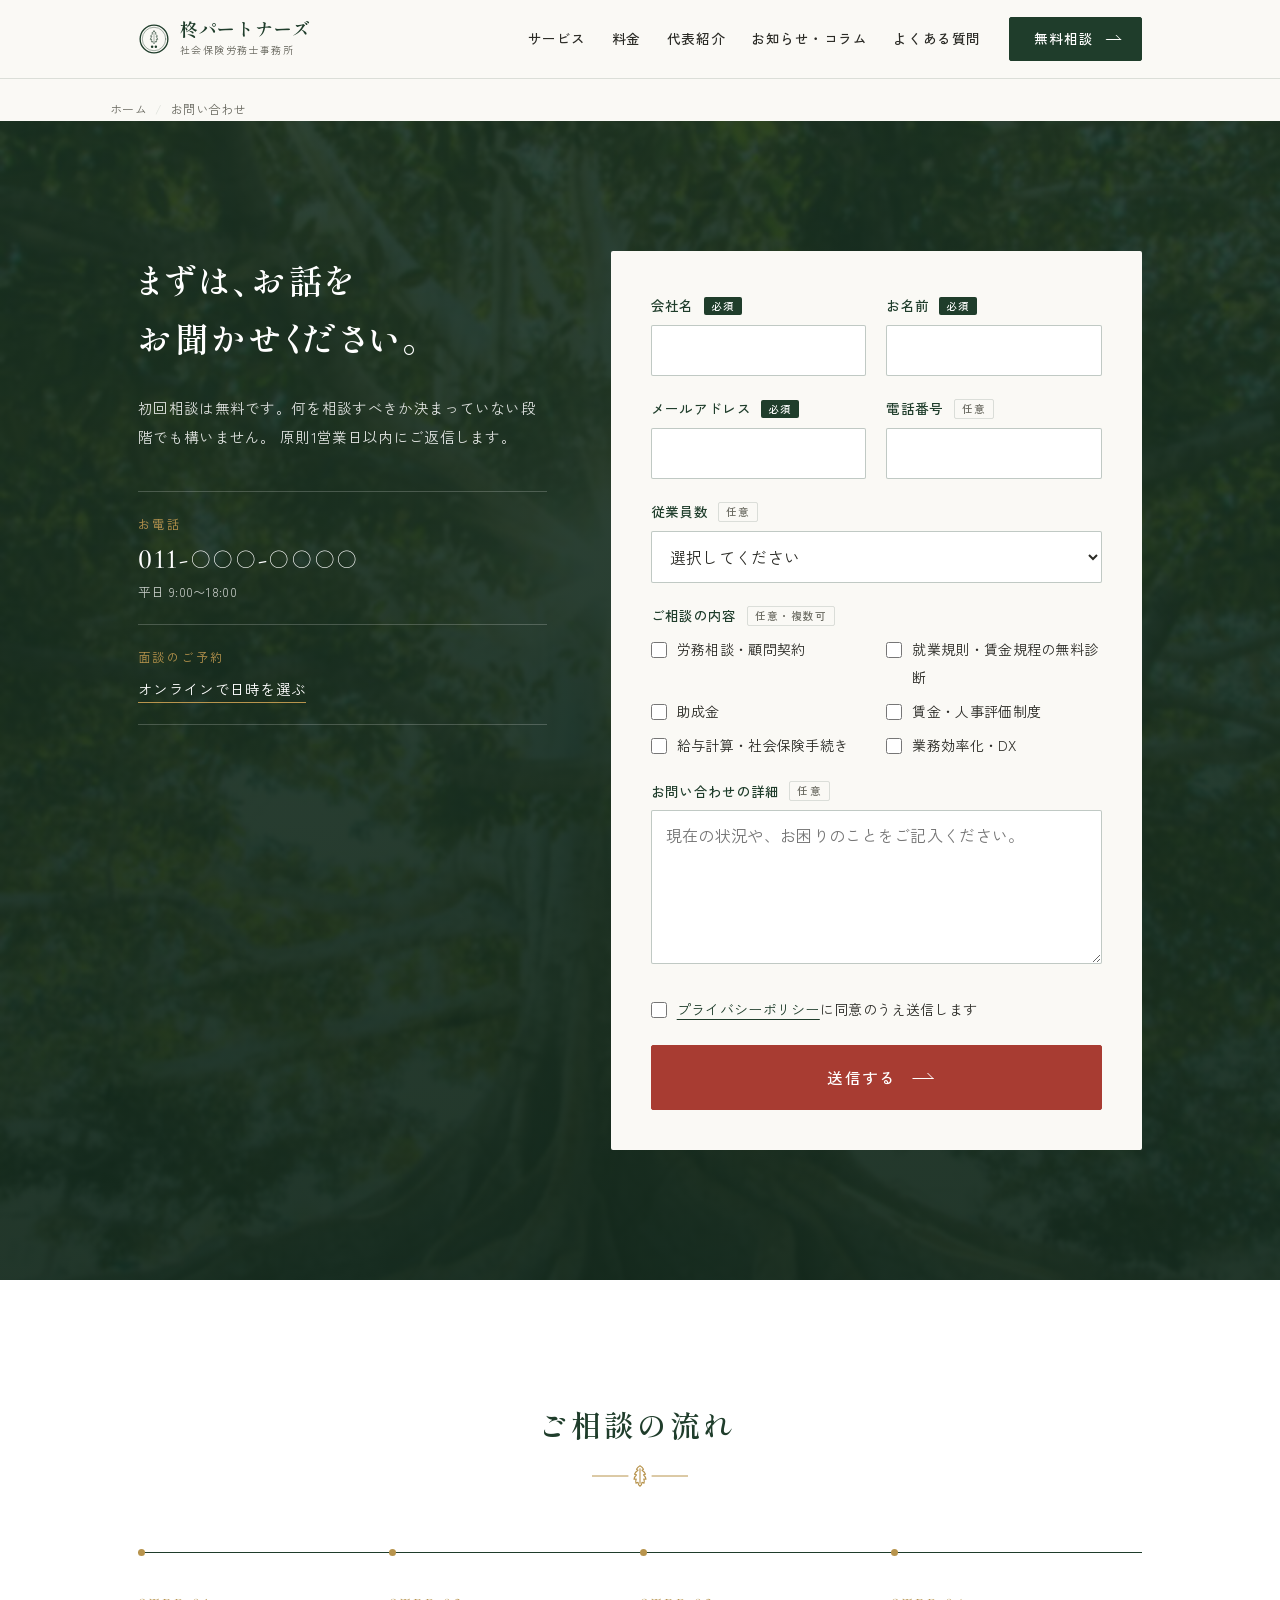
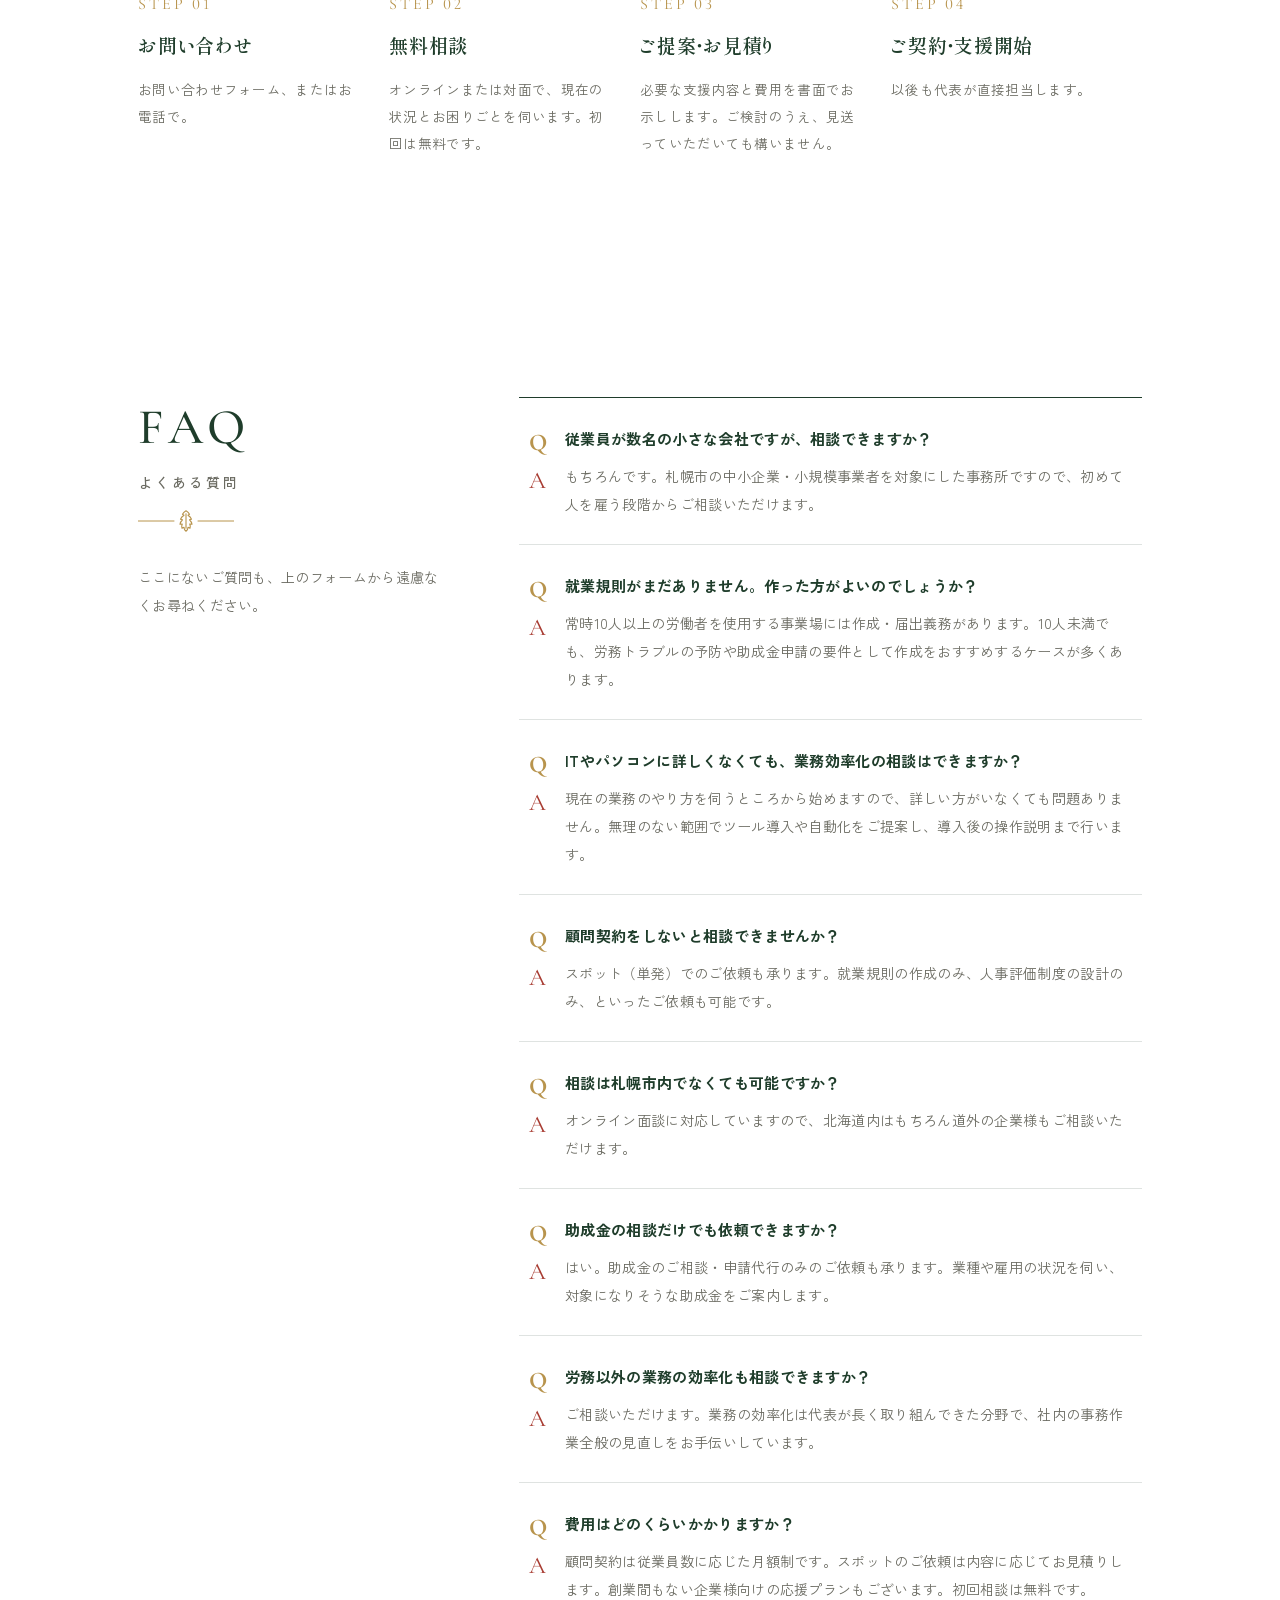
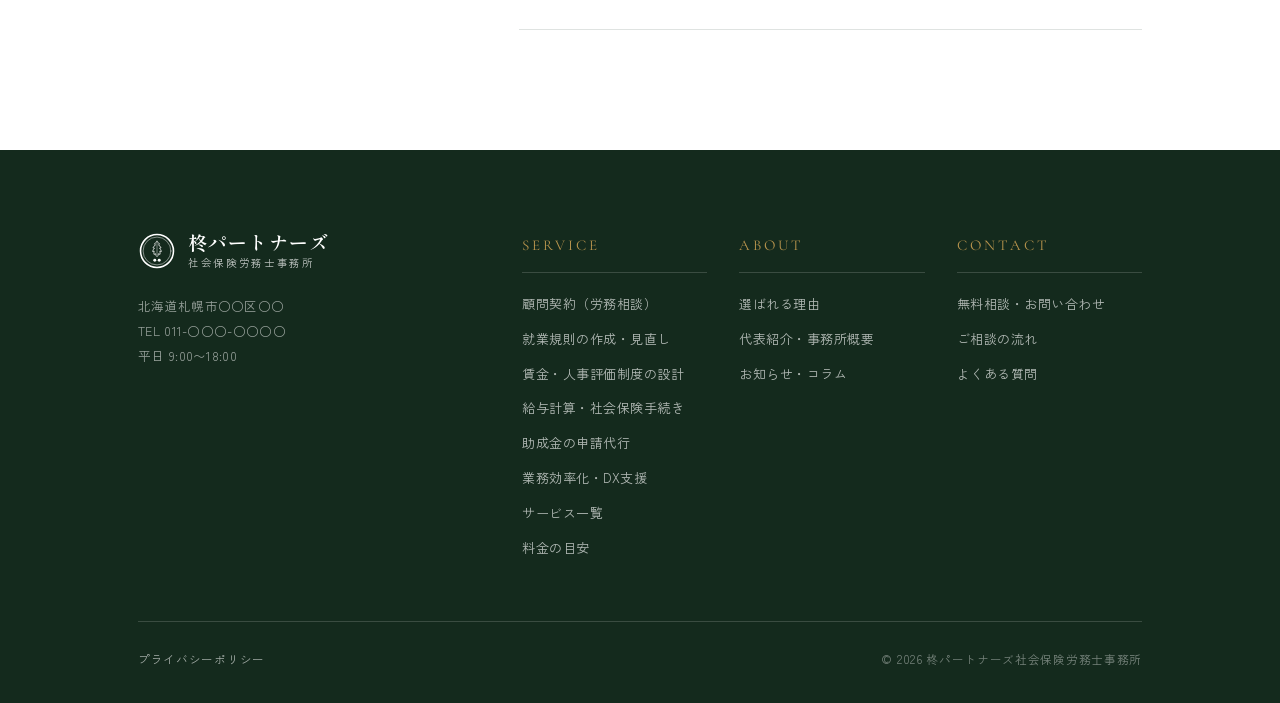
<file: contact.html>
<!DOCTYPE html>
<html lang="ja">
<head>
  <meta charset="UTF-8">
  <meta name="viewport" content="width=device-width, initial-scale=1.0">
  <meta name="robots" content="noindex, nofollow">
  <title>お問い合わせ・無料相談|札幌の社労士 柊パートナーズ</title>
  <meta name="description" content="札幌の社労士事務所「柊パートナーズ」へのお問い合わせ・無料相談はこちら。初回相談と、就業規則・賃金規程の診断は無料です。ご相談の流れとよくある質問も掲載しています。">
  <link rel="canonical" href="https://yugosss421-web.github.io/hiiragi-preview/contact.html">

  <meta property="og:type" content="website">
  <meta property="og:title" content="お問い合わせ・無料相談|札幌の社労士 柊パートナーズ">
  <meta property="og:description" content="初回相談と、就業規則・賃金規程の診断は無料です。">
  <meta property="og:url" content="https://yugosss421-web.github.io/hiiragi-preview/contact.html">
  <meta property="og:locale" content="ja_JP">
  <meta property="og:site_name" content="柊パートナーズ社会保険労務士事務所">
  <meta property="og:image" content="https://yugosss421-web.github.io/hiiragi-preview/assets/img/ogp.jpg">
  <meta name="twitter:card" content="summary_large_image">

  <link rel="preconnect" href="https://fonts.googleapis.com">
  <link rel="preconnect" href="https://fonts.gstatic.com" crossorigin>
  <link href="https://fonts.googleapis.com/css2?family=Cormorant+Garamond:wght@500;600&family=Shippori+Mincho:wght@400;500;600;700&family=Zen+Kaku+Gothic+New:wght@400;500;700&display=swap" rel="stylesheet">
  <link rel="icon" href="assets/img/favicon.svg" type="image/svg+xml">
  <link rel="apple-touch-icon" href="assets/img/apple-touch-icon.png">
  <link rel="stylesheet" href="css/style.css">

  <script type="application/ld+json">
  {
    "@context": "https://schema.org",
    "@type": "FAQPage",
    "mainEntity": [
      {
        "@type": "Question",
        "name": "従業員が数名の小さな会社ですが、相談できますか？",
        "acceptedAnswer": { "@type": "Answer", "text": "もちろんです。札幌市の中小企業・小規模事業者を対象にした事務所ですので、初めて人を雇う段階からご相談いただけます。" }
      },
      {
        "@type": "Question",
        "name": "就業規則がまだありません。作った方がよいのでしょうか？",
        "acceptedAnswer": { "@type": "Answer", "text": "常時10人以上の労働者を使用する事業場には作成・届出義務があります。10人未満でも、労務トラブルの予防や助成金申請の要件として作成をおすすめするケースが多くあります。" }
      },
      {
        "@type": "Question",
        "name": "ITやパソコンに詳しくなくても、業務効率化の相談はできますか？",
        "acceptedAnswer": { "@type": "Answer", "text": "現在の業務のやり方を伺うところから始めますので、詳しい方がいなくても問題ありません。無理のない範囲でツール導入や自動化をご提案し、導入後の操作説明まで行います。" }
      },
      {
        "@type": "Question",
        "name": "顧問契約をしないと相談できませんか？",
        "acceptedAnswer": { "@type": "Answer", "text": "スポット（単発）でのご依頼も承ります。就業規則の作成のみ、人事評価制度の設計のみ、といったご依頼も可能です。" }
      },
      {
        "@type": "Question",
        "name": "相談は札幌市内でなくても可能ですか？",
        "acceptedAnswer": { "@type": "Answer", "text": "オンライン面談に対応していますので、北海道内はもちろん道外の企業様もご相談いただけます。" }
      },
      {
        "@type": "Question",
        "name": "助成金の相談だけでも依頼できますか？",
        "acceptedAnswer": { "@type": "Answer", "text": "はい。助成金のご相談・申請代行のみのご依頼も承ります。業種や雇用の状況を伺い、対象になりそうな助成金をご案内します。" }
      },
      {
        "@type": "Question",
        "name": "労務以外の業務の効率化も相談できますか？",
        "acceptedAnswer": { "@type": "Answer", "text": "ご相談いただけます。業務の効率化は代表が長く取り組んできた分野で、社内の事務作業全般の見直しをお手伝いしています。" }
      },
      {
        "@type": "Question",
        "name": "費用はどのくらいかかりますか？",
        "acceptedAnswer": { "@type": "Answer", "text": "顧問契約は従業員数に応じた月額制です。スポットのご依頼は内容に応じてお見積りします。創業間もない企業様向けの応援プランもございます。初回相談は無料です。" }
      }
    ]
  }
  </script>
</head>
<body>

<header class="site-header">
  <div class="container header-inner">
    <a href="index.html" class="brand">
      <span class="brand-mark" aria-hidden="true">
        <!-- 家紋風「丸に柊」ロゴ(C案) -->
        <svg viewBox="0 0 120 120" xmlns="http://www.w3.org/2000/svg" fill="none" stroke="currentColor" stroke-linejoin="round" stroke-linecap="round">
          <circle cx="60" cy="60" r="52" stroke-width="5"/>
          <circle cx="60" cy="60" r="44" stroke-width="1.5"/>
          <g transform="translate(60 54) scale(0.58) translate(-60 -51)">
            <path d="M60 10 Q50 16 46 24 L52 28 Q42 34 38 44 L46 46 Q38 54 36 64 L45 63 Q41 72 44 80 L52 76 Q52 86 60 92 Q68 86 68 76 L76 80 Q79 72 75 63 L84 64 Q82 54 74 46 L82 44 Q78 34 68 28 L74 24 Q70 16 60 10 Z" stroke-width="4"/>
            <path d="M60 20 L60 82" stroke-width="2.4"/>
          </g>
          <circle cx="53" cy="89" r="4.6" fill="currentColor" stroke="none"/>
          <circle cx="67" cy="89" r="4.6" fill="currentColor" stroke="none"/>
        </svg>
      </span>
      <span class="brand-text">
        <span class="brand-name">柊パートナーズ</span>
        <span class="brand-sub">社会保険労務士事務所</span>
      </span>
    </a>
    <nav class="global-nav" aria-label="メインメニュー">
      <a href="index.html#service">サービス</a>
      <a href="price.html">料金</a>
      <a href="about.html">代表紹介</a>
      <a href="news.html">お知らせ・コラム</a>
      <a href="contact.html#faq">よくある質問</a>
    </nav>
    <a href="contact.html" class="btn btn-header">無料相談</a>
    <button class="nav-toggle" id="nav-toggle" aria-label="メニューを開く" aria-expanded="false" aria-controls="mobile-menu">
      <span></span><span></span><span></span>
    </button>
  </div>
  <nav class="mobile-menu" id="mobile-menu" aria-label="モバイルメニュー" hidden>
    <a href="index.html#reason">選ばれる理由</a>
    <a href="index.html#service">サービス</a>
    <a href="service/joseikin.html">助成金の申請代行</a>
    <a href="contact.html#flow">ご相談の流れ</a>
    <a href="price.html">料金</a>
    <a href="about.html">代表紹介・事務所概要</a>
    <a href="news.html">お知らせ・コラム</a>
    <a href="contact.html#faq">よくある質問</a>
    <a href="contact.html" class="mobile-menu-cta">無料相談・お問い合わせ</a>
  </nav>
</header>

<main>
  <nav class="breadcrumb container" aria-label="パンくず">
    <a href="index.html">ホーム</a><span></span>お問い合わせ
  </nav>

<section class="contact" id="contact">
  <div class="container contact-layout">
    <div class="contact-info">
      <h1 class="contact-title">まずは、お話を<br>お聞かせください。</h1>
      <p class="contact-lead">
        初回相談は無料です。何を相談すべきか決まっていない段階でも構いません。
        原則1営業日以内にご返信します。
      </p>
      <dl class="contact-list">
        <div>
          <dt>お電話</dt>
          <dd><strong>011-○○○-○○○○</strong><span>平日 9:00〜18:00</span></dd>
        </div>
        <div>
          <dt>面談のご予約</dt>
          <!-- 開業時: TimeRex・Googleカレンダー等の予約ページURLに差し替え -->
          <dd><a href="#" class="contact-link">オンラインで日時を選ぶ</a></dd>
        </div>
      </dl>
    </div>

    <div class="contact-form-wrap">
      <!-- 送信先の設定は、ページ末尾のスクリプト「お問い合わせフォーム」の FORM_ENDPOINT を参照 -->
      <form class="contact-form" id="contact-form" novalidate>
        <div class="form-2col">
          <div class="form-row">
            <label class="form-label" for="f-company">会社名<span class="form-req">必須</span></label>
            <input type="text" id="f-company" name="会社名" autocomplete="organization" required>
            <p class="form-error" id="err-company" hidden></p>
          </div>
          <div class="form-row">
            <label class="form-label" for="f-name">お名前<span class="form-req">必須</span></label>
            <input type="text" id="f-name" name="お名前" autocomplete="name" required>
            <p class="form-error" id="err-name" hidden></p>
          </div>
        </div>
        <div class="form-2col">
          <div class="form-row">
            <label class="form-label" for="f-email">メールアドレス<span class="form-req">必須</span></label>
            <input type="email" id="f-email" name="email" autocomplete="email" inputmode="email" required>
            <p class="form-error" id="err-email" hidden></p>
          </div>
          <div class="form-row">
            <label class="form-label" for="f-tel">電話番号<span class="form-opt">任意</span></label>
            <input type="tel" id="f-tel" name="電話番号" autocomplete="tel" inputmode="tel">
          </div>
        </div>
        <div class="form-row">
          <label class="form-label" for="f-size">従業員数<span class="form-opt">任意</span></label>
          <select id="f-size" name="従業員数">
            <option value="">選択してください</option>
            <option>1〜4名</option>
            <option>5〜9名</option>
            <option>10〜29名</option>
            <option>30〜49名</option>
            <option>50名以上</option>
            <option>これから雇用する</option>
          </select>
        </div>
        <fieldset class="form-row form-fieldset">
          <legend class="form-label">ご相談の内容<span class="form-opt">任意・複数可</span></legend>
          <div class="form-checks">
            <label><input type="checkbox" name="ご相談内容" value="労務相談・顧問契約"> 労務相談・顧問契約</label>
            <label><input type="checkbox" name="ご相談内容" value="就業規則・賃金規程の無料診断"> 就業規則・賃金規程の無料診断</label>
            <label><input type="checkbox" name="ご相談内容" value="助成金"> 助成金</label>
            <label><input type="checkbox" name="ご相談内容" value="賃金・人事評価制度"> 賃金・人事評価制度</label>
            <label><input type="checkbox" name="ご相談内容" value="給与計算・社会保険手続き"> 給与計算・社会保険手続き</label>
            <label><input type="checkbox" name="ご相談内容" value="業務効率化・DX"> 業務効率化・DX</label>
          </div>
        </fieldset>
        <div class="form-row">
          <label class="form-label" for="f-detail">お問い合わせの詳細<span class="form-opt">任意</span></label>
          <textarea id="f-detail" name="詳細" rows="5" placeholder="現在の状況や、お困りのことをご記入ください。"></textarea>
        </div>
        <!-- 迷惑送信対策(人には見えない欄。入力があれば送信しない) -->
        <div class="form-hp" aria-hidden="true">
          <label for="f-website">この欄は空のままにしてください</label>
          <input type="text" id="f-website" name="website" tabindex="-1" autocomplete="off">
        </div>
        <div class="form-row form-consent">
          <label><input type="checkbox" id="f-consent" required> <span><a href="privacy.html" target="_blank" rel="noopener">プライバシーポリシー</a>に同意のうえ送信します</span></label>
          <p class="form-error" id="err-consent" hidden></p>
        </div>
        <button type="submit" class="btn btn-primary btn-large form-submit">送信する</button>
        <p class="form-status" id="form-status" role="status" aria-live="polite"></p>
      </form>
      <div class="form-thanks" id="form-thanks" hidden tabindex="-1">
        <p class="form-thanks-title">お問い合わせを受け付けました。</p>
        <p>内容を確認のうえ、原則1営業日以内にご連絡いたします。<br>お急ぎの場合は、お電話でもご連絡ください。</p>
      </div>
    </div>
  </div>
</section>

</main>


<section class="flow" id="flow">
  <div class="container">
    <h2 class="section-title ja">ご相談の流れ</h2>
    <ol class="flow-list">
      <li>
        <span class="flow-step">STEP 01</span>
        <h3>お問い合わせ</h3>
        <p>お問い合わせフォーム、またはお電話で。</p>
      </li>
      <li>
        <span class="flow-step">STEP 02</span>
        <h3>無料相談</h3>
        <p>オンラインまたは対面で、現在の状況とお困りごとを伺います。初回は無料です。</p>
      </li>
      <li>
        <span class="flow-step">STEP 03</span>
        <h3>ご提案・お見積り</h3>
        <p>必要な支援内容と費用を書面でお示しします。ご検討のうえ、見送っていただいても構いません。</p>
      </li>
      <li>
        <span class="flow-step">STEP 04</span>
        <h3>ご契約・支援開始</h3>
        <p>以後も代表が直接担当します。</p>
      </li>
    </ol>
  </div>
</section>

<section class="faq" id="faq">
  <div class="container split">
    <div class="split-head">
      <h2 class="section-title left"><span class="en">FAQ</span>よくある質問</h2>
      <p class="split-lead">ここにないご質問も、上のフォームから遠慮なくお尋ねください。</p>
    </div>
    <dl class="faq-list">
      <div class="faq-item">
        <dt>従業員が数名の小さな会社ですが、相談できますか？</dt>
        <dd>もちろんです。札幌市の中小企業・小規模事業者を対象にした事務所ですので、初めて人を雇う段階からご相談いただけます。</dd>
      </div>
      <div class="faq-item">
        <dt>就業規則がまだありません。作った方がよいのでしょうか？</dt>
        <dd>常時10人以上の労働者を使用する事業場には作成・届出義務があります。10人未満でも、労務トラブルの予防や助成金申請の要件として作成をおすすめするケースが多くあります。</dd>
      </div>
      <div class="faq-item">
        <dt>ITやパソコンに詳しくなくても、業務効率化の相談はできますか？</dt>
        <dd>現在の業務のやり方を伺うところから始めますので、詳しい方がいなくても問題ありません。無理のない範囲でツール導入や自動化をご提案し、導入後の操作説明まで行います。</dd>
      </div>
      <div class="faq-item">
        <dt>顧問契約をしないと相談できませんか？</dt>
        <dd>スポット（単発）でのご依頼も承ります。就業規則の作成のみ、人事評価制度の設計のみ、といったご依頼も可能です。</dd>
      </div>
      <div class="faq-item">
        <dt>相談は札幌市内でなくても可能ですか？</dt>
        <dd>オンライン面談に対応していますので、北海道内はもちろん道外の企業様もご相談いただけます。</dd>
      </div>
      <div class="faq-item">
        <dt>助成金の相談だけでも依頼できますか？</dt>
        <dd>はい。助成金のご相談・申請代行のみのご依頼も承ります。業種や雇用の状況を伺い、対象になりそうな助成金をご案内します。</dd>
      </div>
      <div class="faq-item">
        <dt>労務以外の業務の効率化も相談できますか？</dt>
        <dd>ご相談いただけます。業務の効率化は代表が長く取り組んできた分野で、社内の事務作業全般の見直しをお手伝いしています。</dd>
      </div>
      <div class="faq-item">
        <dt>費用はどのくらいかかりますか？</dt>
        <dd>顧問契約は従業員数に応じた月額制です。スポットのご依頼は内容に応じてお見積りします。創業間もない企業様向けの応援プランもございます。初回相談は無料です。</dd>
      </div>
    </dl>
  </div>
</section>

</main>

<footer class="site-footer">
  <div class="container">
    <div class="footer-main">
      <div class="footer-brand">
        <a href="index.html" class="footer-logo">
          <span class="footer-mark" aria-hidden="true">
            <svg viewBox="0 0 120 120" xmlns="http://www.w3.org/2000/svg" fill="none" stroke="currentColor" stroke-linejoin="round" stroke-linecap="round">
          <circle cx="60" cy="60" r="52" stroke-width="5"/>
          <circle cx="60" cy="60" r="44" stroke-width="1.5"/>
          <g transform="translate(60 54) scale(0.58) translate(-60 -51)">
            <path d="M60 10 Q50 16 46 24 L52 28 Q42 34 38 44 L46 46 Q38 54 36 64 L45 63 Q41 72 44 80 L52 76 Q52 86 60 92 Q68 86 68 76 L76 80 Q79 72 75 63 L84 64 Q82 54 74 46 L82 44 Q78 34 68 28 L74 24 Q70 16 60 10 Z" stroke-width="4"/>
            <path d="M60 20 L60 82" stroke-width="2.4"/>
          </g>
          <circle cx="53" cy="89" r="4.6" fill="currentColor" stroke="none"/>
          <circle cx="67" cy="89" r="4.6" fill="currentColor" stroke="none"/>
        </svg>
          </span>
          <span>
            <span class="footer-name">柊パートナーズ</span>
            <span class="footer-sub">社会保険労務士事務所</span>
          </span>
        </a>
        <p class="footer-addr">
          北海道札幌市○○区○○<br>
          TEL 011-○○○-○○○○<br>
          平日 9:00〜18:00
        </p>
      </div>
      <nav class="footer-nav" aria-label="フッターメニュー">
        <div class="footer-col">
          <p class="footer-col-title">SERVICE</p>
          <a href="service/komon.html">顧問契約（労務相談）</a>
          <a href="service/shugyokisoku.html">就業規則の作成・見直し</a>
          <a href="service/chingin-hyoka.html">賃金・人事評価制度の設計</a>
          <a href="service/kyuyo.html">給与計算・社会保険手続き</a>
          <a href="service/joseikin.html">助成金の申請代行</a>
          <a href="service/dx.html">業務効率化・DX支援</a>
          <a href="index.html#service">サービス一覧</a>
          <a href="price.html">料金の目安</a>
        </div>
        <div class="footer-col">
          <p class="footer-col-title">ABOUT</p>
          <a href="index.html#reason">選ばれる理由</a>
          <a href="about.html">代表紹介・事務所概要</a>
          <a href="news.html">お知らせ・コラム</a>
        </div>
        <div class="footer-col">
          <p class="footer-col-title">CONTACT</p>
          <a href="contact.html">無料相談・お問い合わせ</a>
          <a href="contact.html#flow">ご相談の流れ</a>
          <a href="contact.html#faq">よくある質問</a>
        </div>
      </nav>
    </div>
    <div class="footer-bottom">
      <a href="privacy.html">プライバシーポリシー</a>
      <p class="copyright">&copy; 2026 柊パートナーズ社会保険労務士事務所</p>
    </div>
  </div>
</footer>

<script>
(function () {
  const toggle = document.getElementById('nav-toggle');
  const menu = document.getElementById('mobile-menu');
  function close() {
    menu.hidden = true;
    toggle.classList.remove('is-open');
    toggle.setAttribute('aria-expanded', 'false');
  }
  toggle.addEventListener('click', function () {
    if (menu.hidden) {
      menu.hidden = false;
      toggle.classList.add('is-open');
      toggle.setAttribute('aria-expanded', 'true');
    } else { close(); }
  });
  menu.querySelectorAll('a').forEach(a => a.addEventListener('click', close));
})();

// お問い合わせフォーム
// ▼送信先の設定(開業前に1回だけ行う)
//   フォーム受信サービスに登録し、発行された送信先URLを FORM_ENDPOINT に入れる。
//   受信するメールアドレスはサービス側で設定するため、このファイルには書かない。
//     Formspree の場合 … FORM_ENDPOINT = 'https://formspree.io/f/(発行されたID)'
//     Web3Forms の場合 … FORM_ENDPOINT = 'https://api.web3forms.com/submit'、FORM_ACCESS_KEY にアクセスキー
//   未設定の間は、入力内容を入れたメール作成画面を開く仮の動作になる。
(function () {
  const FORM_ENDPOINT = '';
  const FORM_ACCESS_KEY = '';
  const MAIL_TO = 'info@example.com'; // 未設定時の仮動作でのみ使用

  const form = document.getElementById('contact-form');
  if (!form) return;
  const status = document.getElementById('form-status');
  const thanks = document.getElementById('form-thanks');
  const btn = form.querySelector('button[type="submit"]');
  const BTN_LABEL = btn.textContent;

  function setError(input, errId, msg) {
    const err = document.getElementById(errId);
    if (msg) {
      err.textContent = msg;
      err.hidden = false;
      input.setAttribute('aria-invalid', 'true');
      input.setAttribute('aria-describedby', errId);
    } else {
      err.hidden = true;
      input.removeAttribute('aria-invalid');
      input.removeAttribute('aria-describedby');
    }
    return !msg;
  }

  function validate() {
    const company = form.querySelector('#f-company');
    const name = form.querySelector('#f-name');
    const email = form.querySelector('#f-email');
    const consent = form.querySelector('#f-consent');
    const results = [
      [company, setError(company, 'err-company', company.value.trim() ? '' : '会社名をご入力ください。')],
      [name, setError(name, 'err-name', name.value.trim() ? '' : 'お名前をご入力ください。')],
      [email, setError(email, 'err-email',
        !email.value.trim() ? 'メールアドレスをご入力ください。'
          : /^[^\s@]+@[^\s@]+\.[^\s@]+$/.test(email.value.trim()) ? '' : 'メールアドレスの形式をご確認ください。')],
      [consent, setError(consent, 'err-consent', consent.checked ? '' : 'プライバシーポリシーへの同意が必要です。')]
    ];
    const firstBad = results.find(r => !r[1]);
    if (firstBad) firstBad[0].focus();
    return !firstBad;
  }

  function showThanks() {
    form.hidden = true;
    thanks.hidden = false;
    thanks.focus();
  }

  function mailtoFallback(data) {
    const lines = [
      '【会社名】' + data.get('会社名'),
      '【お名前】' + data.get('お名前'),
      '【メールアドレス】' + data.get('email'),
      '【電話番号】' + (data.get('電話番号') || ''),
      '【従業員数】' + (data.get('従業員数') || ''),
      '【ご相談の内容】' + data.getAll('ご相談内容').join('、'),
      '',
      data.get('詳細') || ''
    ];
    location.href = 'mailto:' + MAIL_TO +
      '?subject=' + encodeURIComponent('ホームページからのお問い合わせ') +
      '&body=' + encodeURIComponent(lines.join('\n'));
    status.textContent = 'メール作成画面を開きました。そのまま送信してください。';
  }

  form.addEventListener('submit', function (e) {
    e.preventDefault();
    status.textContent = '';
    if (!validate()) return;

    const data = new FormData(form);
    if (data.get('website')) { showThanks(); return; } // 迷惑送信は送らずに終了
    data.delete('website');

    if (!FORM_ENDPOINT) { mailtoFallback(data); return; }

    data.append('subject', 'ホームページからのお問い合わせ');
    data.append('_subject', 'ホームページからのお問い合わせ');
    if (FORM_ACCESS_KEY) data.append('access_key', FORM_ACCESS_KEY);

    btn.disabled = true;
    btn.textContent = '送信中…';
    fetch(FORM_ENDPOINT, { method: 'POST', body: data, headers: { 'Accept': 'application/json' } })
      .then(function (res) {
        if (!res.ok) throw new Error('send failed');
        showThanks();
      })
      .catch(function () {
        status.textContent = '送信できませんでした。お手数ですが、時間をおいて再度お試しいただくか、お電話でご連絡ください。';
        btn.disabled = false;
        btn.textContent = BTN_LABEL;
      });
  });

  // 入力し直したらエラー表示を消す
  form.addEventListener('input', function (e) {
    const map = { 'f-company': 'err-company', 'f-name': 'err-name', 'f-email': 'err-email', 'f-consent': 'err-consent' };
    const id = map[e.target.id];
    if (id) setError(e.target, id, '');
  });
})();
</script>

</body>
</html>
</file>
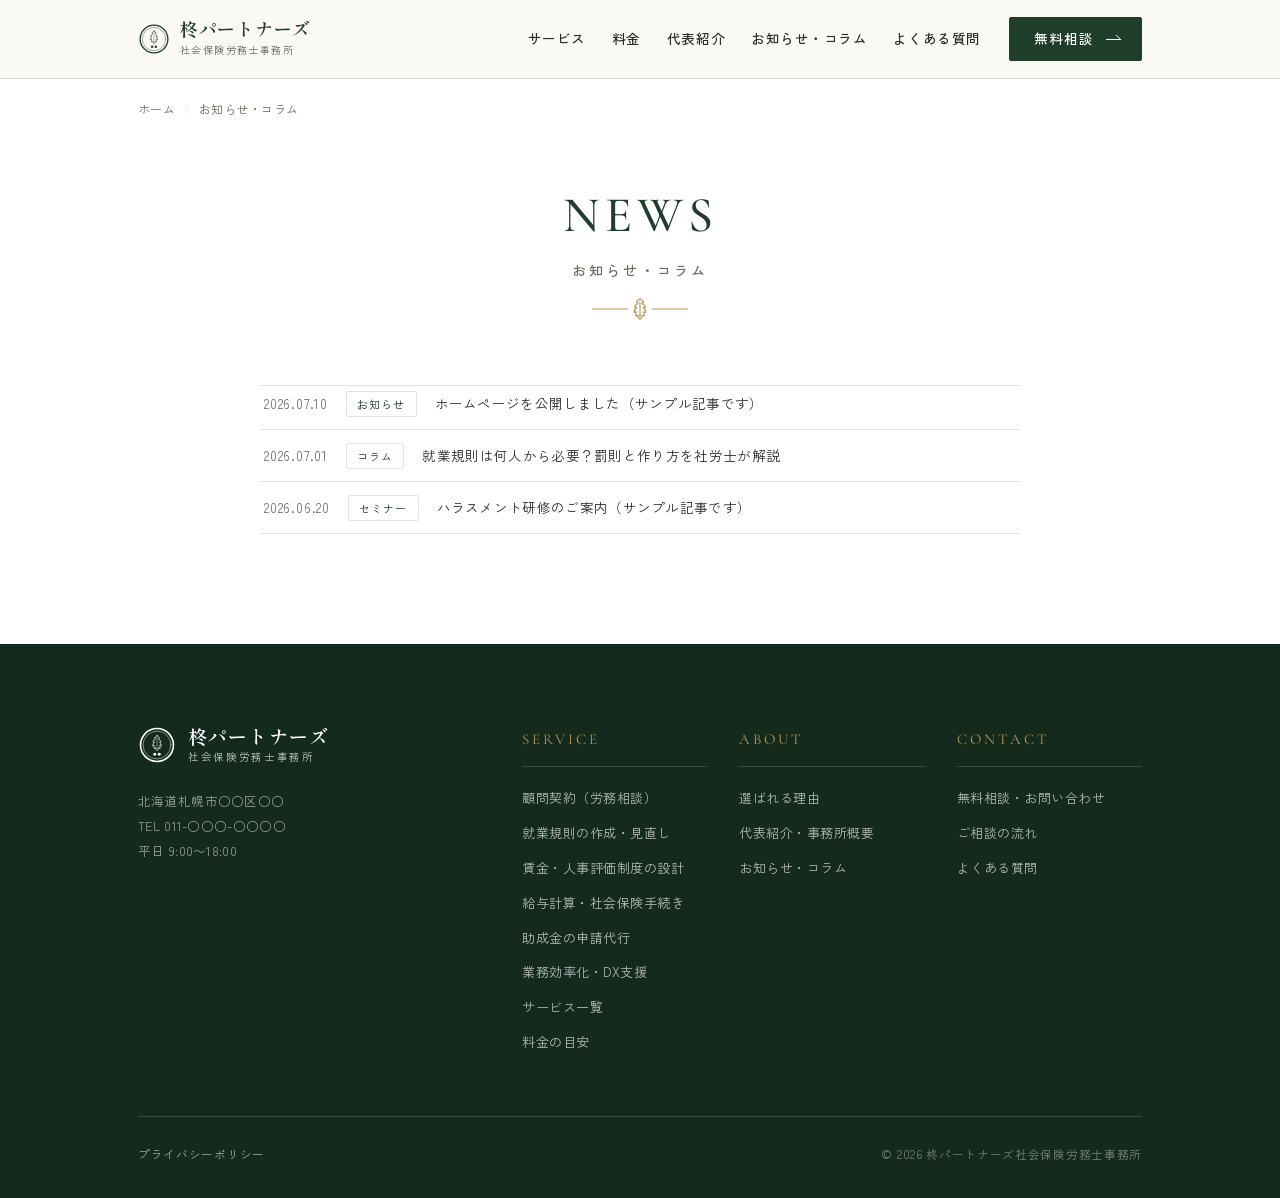
<file: news.html>
<!DOCTYPE html>
<html lang="ja">
<head>
  <meta charset="UTF-8">
  <meta name="viewport" content="width=device-width, initial-scale=1.0">
  <meta name="robots" content="noindex, nofollow">
  <title>お知らせ・コラム一覧|札幌の社労士 柊パートナーズ</title>
  <meta name="description" content="柊パートナーズ社会保険労務士事務所からのお知らせと、札幌の中小企業経営者向けの労務コラムの一覧です。就業規則・助成金・業務効率化などのテーマを社労士が解説します。">
  <link rel="canonical" href="https://yugosss421-web.github.io/hiiragi-preview/news.html">

  <meta property="og:type" content="website">
  <meta property="og:title" content="お知らせ・コラム一覧|札幌の社労士 柊パートナーズ">
  <meta property="og:description" content="札幌の中小企業経営者向けの労務コラムとお知らせの一覧です。">
  <meta property="og:url" content="https://yugosss421-web.github.io/hiiragi-preview/news.html">
  <meta property="og:locale" content="ja_JP">
  <meta property="og:site_name" content="柊パートナーズ社会保険労務士事務所">
  <meta property="og:image" content="https://yugosss421-web.github.io/hiiragi-preview/assets/img/ogp.jpg">
  <meta name="twitter:card" content="summary_large_image">

  <link rel="preconnect" href="https://fonts.googleapis.com">
  <link rel="preconnect" href="https://fonts.gstatic.com" crossorigin>
  <link href="https://fonts.googleapis.com/css2?family=Cormorant+Garamond:wght@500;600&family=Shippori+Mincho:wght@400;500;600;700&family=Zen+Kaku+Gothic+New:wght@400;500;700&display=swap" rel="stylesheet">
  <link rel="icon" href="assets/img/favicon.svg" type="image/svg+xml">
  <link rel="apple-touch-icon" href="assets/img/apple-touch-icon.png">
  <link rel="stylesheet" href="css/style.css">
</head>
<body class="page-body">

<header class="site-header">
  <div class="container header-inner">
    <a href="index.html" class="brand">
      <span class="brand-mark" aria-hidden="true">
        <!-- 家紋風「丸に柊」ロゴ(C案) -->
        <svg viewBox="0 0 120 120" xmlns="http://www.w3.org/2000/svg" fill="none" stroke="currentColor" stroke-linejoin="round" stroke-linecap="round">
          <circle cx="60" cy="60" r="52" stroke-width="5"/>
          <circle cx="60" cy="60" r="44" stroke-width="1.5"/>
          <g transform="translate(60 54) scale(0.58) translate(-60 -51)">
            <path d="M60 10 Q50 16 46 24 L52 28 Q42 34 38 44 L46 46 Q38 54 36 64 L45 63 Q41 72 44 80 L52 76 Q52 86 60 92 Q68 86 68 76 L76 80 Q79 72 75 63 L84 64 Q82 54 74 46 L82 44 Q78 34 68 28 L74 24 Q70 16 60 10 Z" stroke-width="4"/>
            <path d="M60 20 L60 82" stroke-width="2.4"/>
          </g>
          <circle cx="53" cy="89" r="4.6" fill="currentColor" stroke="none"/>
          <circle cx="67" cy="89" r="4.6" fill="currentColor" stroke="none"/>
        </svg>
      </span>
      <span class="brand-text">
        <span class="brand-name">柊パートナーズ</span>
        <span class="brand-sub">社会保険労務士事務所</span>
      </span>
    </a>
    <nav class="global-nav" aria-label="メインメニュー">
      <a href="index.html#service">サービス</a>
      <a href="price.html">料金</a>
      <a href="about.html">代表紹介</a>
      <a href="news.html">お知らせ・コラム</a>
      <a href="contact.html#faq">よくある質問</a>
    </nav>
    <a href="contact.html" class="btn btn-header">無料相談</a>
    <button class="nav-toggle" id="nav-toggle" aria-label="メニューを開く" aria-expanded="false" aria-controls="mobile-menu">
      <span></span><span></span><span></span>
    </button>
  </div>
  <nav class="mobile-menu" id="mobile-menu" aria-label="モバイルメニュー" hidden>
    <a href="index.html#reason">選ばれる理由</a>
    <a href="index.html#service">サービス</a>
    <a href="service/joseikin.html">助成金の申請代行</a>
    <a href="contact.html#flow">ご相談の流れ</a>
    <a href="price.html">料金</a>
    <a href="about.html">代表紹介・事務所概要</a>
    <a href="news.html">お知らせ・コラム</a>
    <a href="contact.html#faq">よくある質問</a>
    <a href="contact.html" class="mobile-menu-cta">無料相談・お問い合わせ</a>
  </nav>
</header>

<main>
  <div class="container">
    <nav class="breadcrumb" aria-label="パンくず">
      <a href="index.html">ホーム</a><span></span>お知らせ・コラム
    </nav>

    <div class="news-index">
      <h1 class="section-title"><span class="en">NEWS</span>お知らせ・コラム</h1>

      <!-- 新しい記事は、この<li>の形式で一番上に追加する -->
      <ul class="news-list">
        <li>
          <time datetime="2026-07-10">2026.07.10</time>
          <span class="news-tag">お知らせ</span>
          <a href="#">ホームページを公開しました（サンプル記事です）</a>
        </li>
        <li>
          <time datetime="2026-07-01">2026.07.01</time>
          <span class="news-tag">コラム</span>
          <a href="news/2026-07-01-shugyokisoku.html">就業規則は何人から必要？罰則と作り方を社労士が解説</a>
        </li>
        <li>
          <time datetime="2026-06-20">2026.06.20</time>
          <span class="news-tag">セミナー</span>
          <a href="#">ハラスメント研修のご案内（サンプル記事です）</a>
        </li>
      </ul>
    </div>
  </div>
</main>

<footer class="site-footer">
  <div class="container">
    <div class="footer-main">
      <div class="footer-brand">
        <a href="index.html" class="footer-logo">
          <span class="footer-mark" aria-hidden="true">
            <svg viewBox="0 0 120 120" xmlns="http://www.w3.org/2000/svg" fill="none" stroke="currentColor" stroke-linejoin="round" stroke-linecap="round">
          <circle cx="60" cy="60" r="52" stroke-width="5"/>
          <circle cx="60" cy="60" r="44" stroke-width="1.5"/>
          <g transform="translate(60 54) scale(0.58) translate(-60 -51)">
            <path d="M60 10 Q50 16 46 24 L52 28 Q42 34 38 44 L46 46 Q38 54 36 64 L45 63 Q41 72 44 80 L52 76 Q52 86 60 92 Q68 86 68 76 L76 80 Q79 72 75 63 L84 64 Q82 54 74 46 L82 44 Q78 34 68 28 L74 24 Q70 16 60 10 Z" stroke-width="4"/>
            <path d="M60 20 L60 82" stroke-width="2.4"/>
          </g>
          <circle cx="53" cy="89" r="4.6" fill="currentColor" stroke="none"/>
          <circle cx="67" cy="89" r="4.6" fill="currentColor" stroke="none"/>
        </svg>
          </span>
          <span>
            <span class="footer-name">柊パートナーズ</span>
            <span class="footer-sub">社会保険労務士事務所</span>
          </span>
        </a>
        <p class="footer-addr">
          北海道札幌市○○区○○<br>
          TEL 011-○○○-○○○○<br>
          平日 9:00〜18:00
        </p>
      </div>
      <nav class="footer-nav" aria-label="フッターメニュー">
        <div class="footer-col">
          <p class="footer-col-title">SERVICE</p>
          <a href="service/komon.html">顧問契約（労務相談）</a>
          <a href="service/shugyokisoku.html">就業規則の作成・見直し</a>
          <a href="service/chingin-hyoka.html">賃金・人事評価制度の設計</a>
          <a href="service/kyuyo.html">給与計算・社会保険手続き</a>
          <a href="service/joseikin.html">助成金の申請代行</a>
          <a href="service/dx.html">業務効率化・DX支援</a>
          <a href="index.html#service">サービス一覧</a>
          <a href="price.html">料金の目安</a>
        </div>
        <div class="footer-col">
          <p class="footer-col-title">ABOUT</p>
          <a href="index.html#reason">選ばれる理由</a>
          <a href="about.html">代表紹介・事務所概要</a>
          <a href="news.html">お知らせ・コラム</a>
        </div>
        <div class="footer-col">
          <p class="footer-col-title">CONTACT</p>
          <a href="contact.html">無料相談・お問い合わせ</a>
          <a href="contact.html#flow">ご相談の流れ</a>
          <a href="contact.html#faq">よくある質問</a>
        </div>
      </nav>
    </div>
    <div class="footer-bottom">
      <a href="privacy.html">プライバシーポリシー</a>
      <p class="copyright">&copy; 2026 柊パートナーズ社会保険労務士事務所</p>
    </div>
  </div>
</footer>

<script>
(function () {
  const toggle = document.getElementById('nav-toggle');
  const menu = document.getElementById('mobile-menu');
  function close() {
    menu.hidden = true;
    toggle.classList.remove('is-open');
    toggle.setAttribute('aria-expanded', 'false');
  }
  toggle.addEventListener('click', function () {
    if (menu.hidden) {
      menu.hidden = false;
      toggle.classList.add('is-open');
      toggle.setAttribute('aria-expanded', 'true');
    } else { close(); }
  });
  menu.querySelectorAll('a').forEach(a => a.addEventListener('click', close));
})();
</script>

</body>
</html>
</file>
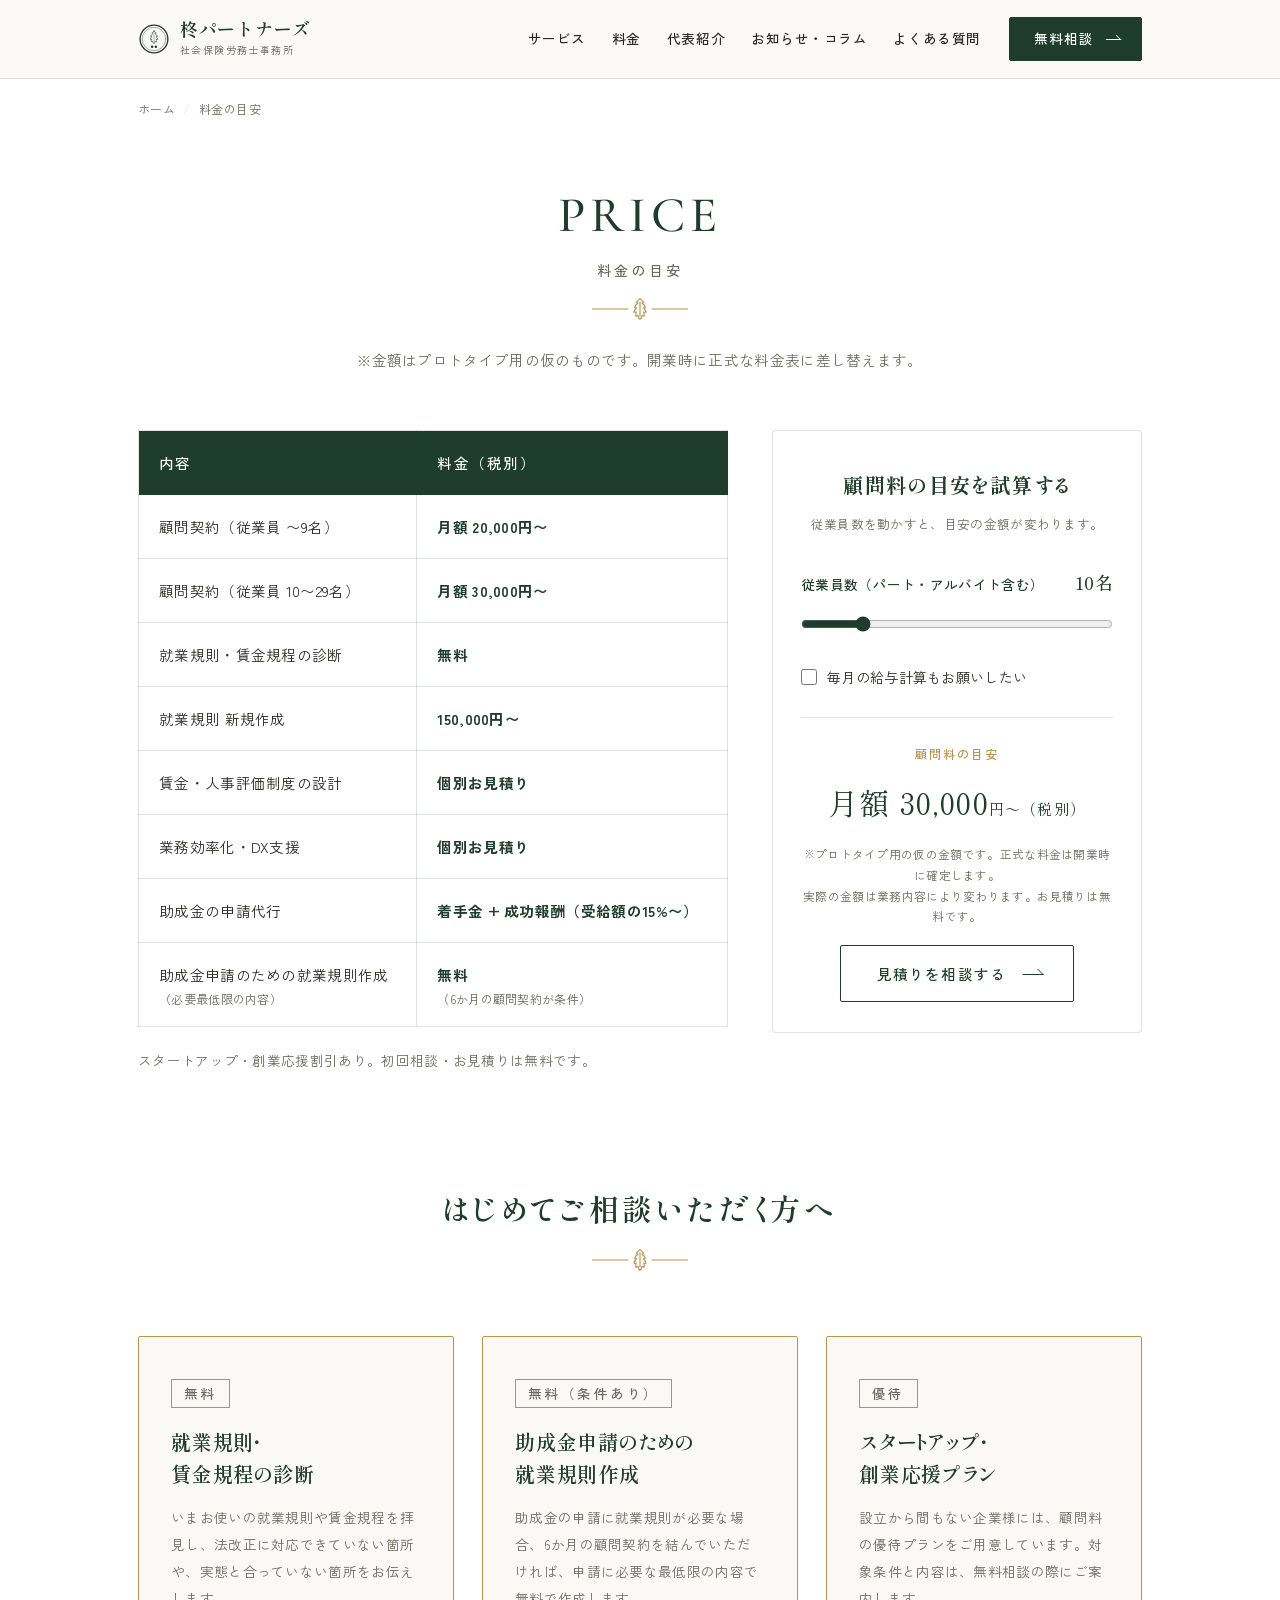
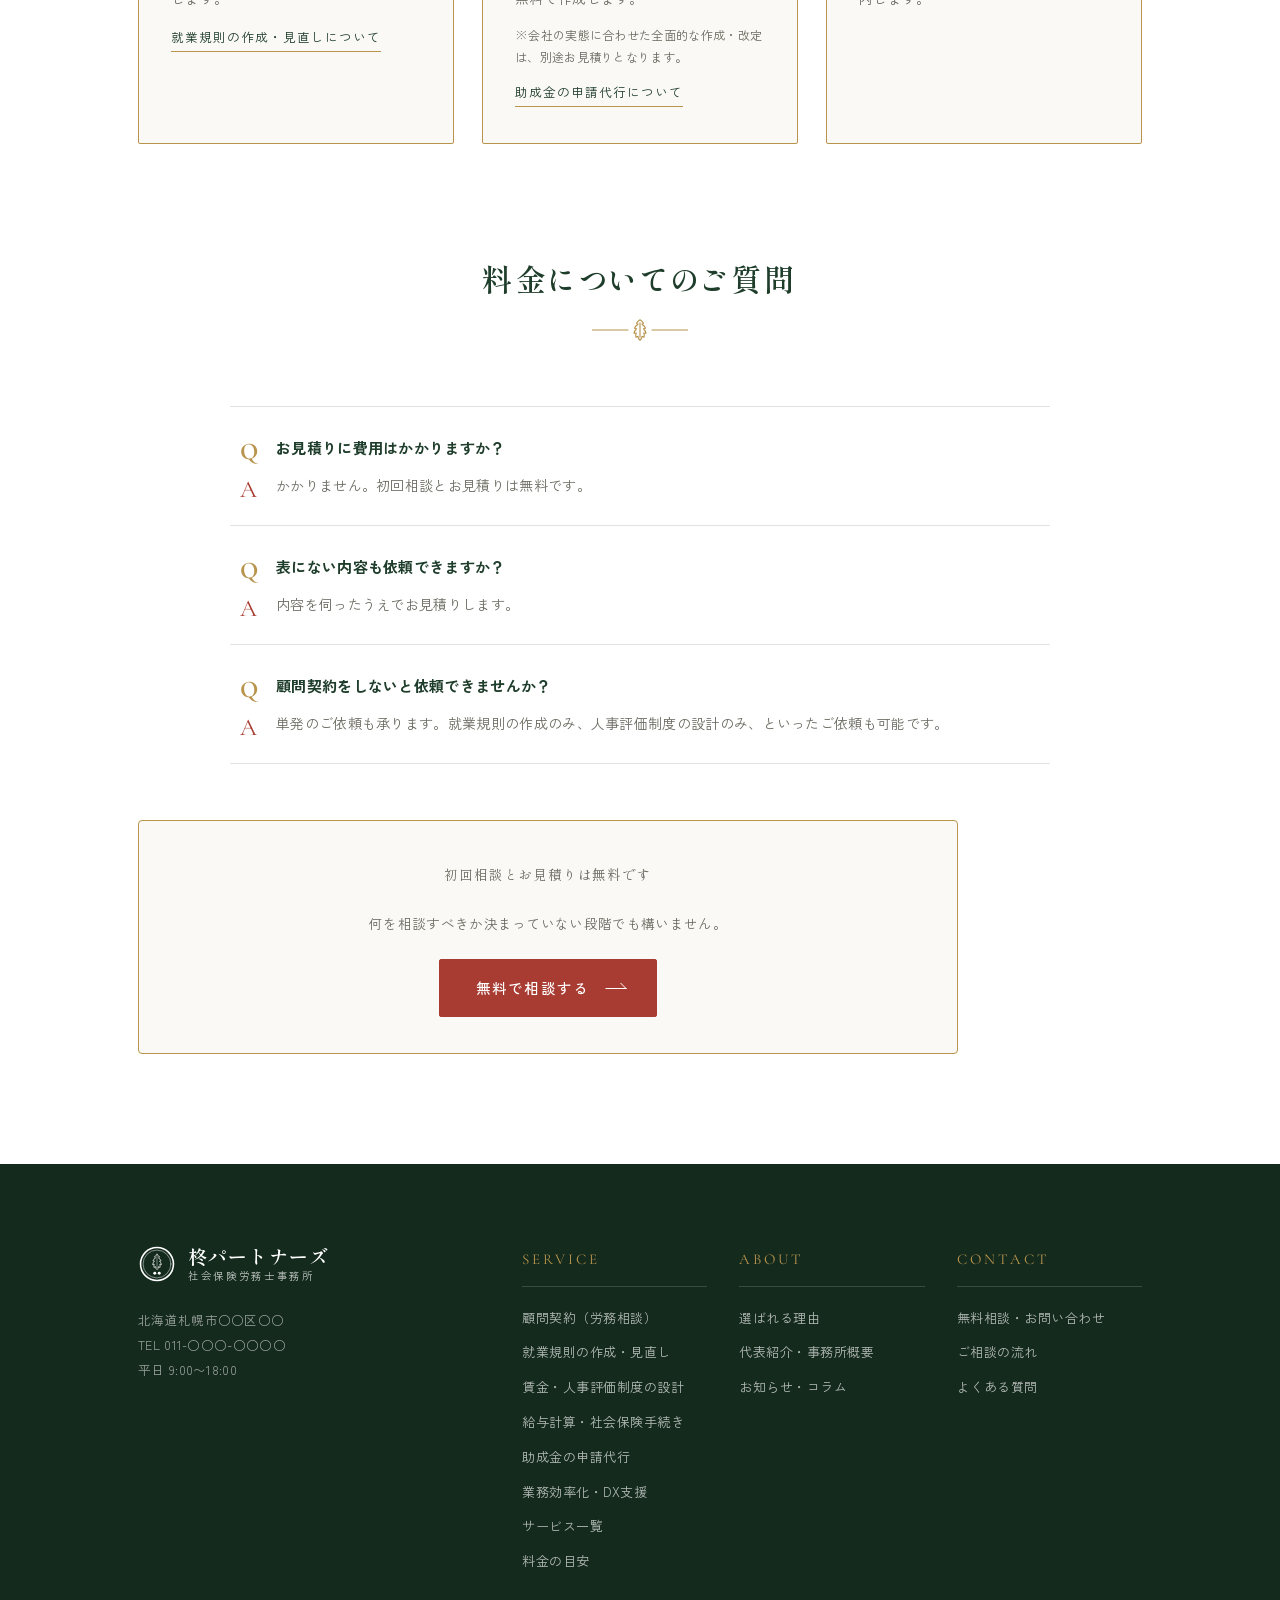
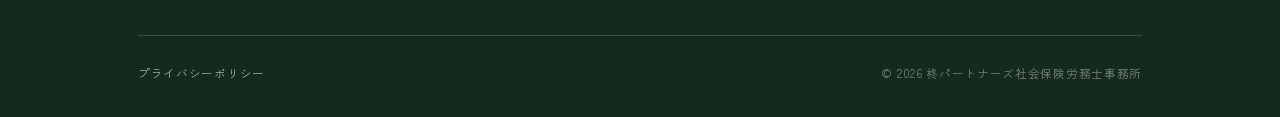
<file: price.html>
<!DOCTYPE html>
<html lang="ja">
<head>
  <meta charset="UTF-8">
  <meta name="viewport" content="width=device-width, initial-scale=1.0">
  <meta name="robots" content="noindex, nofollow">
  <title>料金の目安|札幌の社労士 柊パートナーズ</title>
  <meta name="description" content="札幌の社労士事務所「柊パートナーズ」の料金の目安。顧問契約、就業規則の作成、助成金の申請代行などの料金表と、従業員数から顧問料を試算できるシミュレーター。就業規則・賃金規程の診断は無料です。">
  <link rel="canonical" href="https://yugosss421-web.github.io/hiiragi-preview/price.html">

  <meta property="og:type" content="website">
  <meta property="og:title" content="料金の目安|札幌の社労士 柊パートナーズ">
  <meta property="og:description" content="顧問契約・就業規則・助成金などの料金の目安と、顧問料の試算。初回相談とお見積りは無料です。">
  <meta property="og:url" content="https://yugosss421-web.github.io/hiiragi-preview/price.html">
  <meta property="og:locale" content="ja_JP">
  <meta property="og:site_name" content="柊パートナーズ社会保険労務士事務所">
  <meta property="og:image" content="https://yugosss421-web.github.io/hiiragi-preview/assets/img/ogp.jpg">
  <meta name="twitter:card" content="summary_large_image">

  <link rel="preconnect" href="https://fonts.googleapis.com">
  <link rel="preconnect" href="https://fonts.gstatic.com" crossorigin>
  <link href="https://fonts.googleapis.com/css2?family=Cormorant+Garamond:wght@500;600&family=Shippori+Mincho:wght@400;500;600;700&family=Zen+Kaku+Gothic+New:wght@400;500;700&display=swap" rel="stylesheet">
  <link rel="icon" href="assets/img/favicon.svg" type="image/svg+xml">
  <link rel="apple-touch-icon" href="assets/img/apple-touch-icon.png">
  <link rel="stylesheet" href="css/style.css">
</head>
<body class="page-body">

<header class="site-header">
  <div class="container header-inner">
    <a href="index.html" class="brand">
      <span class="brand-mark" aria-hidden="true">
        <!-- 家紋風「丸に柊」ロゴ(C案) -->
        <svg viewBox="0 0 120 120" xmlns="http://www.w3.org/2000/svg" fill="none" stroke="currentColor" stroke-linejoin="round" stroke-linecap="round">
          <circle cx="60" cy="60" r="52" stroke-width="5"/>
          <circle cx="60" cy="60" r="44" stroke-width="1.5"/>
          <g transform="translate(60 54) scale(0.58) translate(-60 -51)">
            <path d="M60 10 Q50 16 46 24 L52 28 Q42 34 38 44 L46 46 Q38 54 36 64 L45 63 Q41 72 44 80 L52 76 Q52 86 60 92 Q68 86 68 76 L76 80 Q79 72 75 63 L84 64 Q82 54 74 46 L82 44 Q78 34 68 28 L74 24 Q70 16 60 10 Z" stroke-width="4"/>
            <path d="M60 20 L60 82" stroke-width="2.4"/>
          </g>
          <circle cx="53" cy="89" r="4.6" fill="currentColor" stroke="none"/>
          <circle cx="67" cy="89" r="4.6" fill="currentColor" stroke="none"/>
        </svg>
      </span>
      <span class="brand-text">
        <span class="brand-name">柊パートナーズ</span>
        <span class="brand-sub">社会保険労務士事務所</span>
      </span>
    </a>
    <nav class="global-nav" aria-label="メインメニュー">
      <a href="index.html#service">サービス</a>
      <a href="price.html">料金</a>
      <a href="about.html">代表紹介</a>
      <a href="news.html">お知らせ・コラム</a>
      <a href="contact.html#faq">よくある質問</a>
    </nav>
    <a href="contact.html" class="btn btn-header">無料相談</a>
    <button class="nav-toggle" id="nav-toggle" aria-label="メニューを開く" aria-expanded="false" aria-controls="mobile-menu">
      <span></span><span></span><span></span>
    </button>
  </div>
  <nav class="mobile-menu" id="mobile-menu" aria-label="モバイルメニュー" hidden>
    <a href="index.html#reason">選ばれる理由</a>
    <a href="index.html#service">サービス</a>
    <a href="service/joseikin.html">助成金の申請代行</a>
    <a href="contact.html#flow">ご相談の流れ</a>
    <a href="price.html">料金</a>
    <a href="about.html">代表紹介・事務所概要</a>
    <a href="news.html">お知らせ・コラム</a>
    <a href="contact.html#faq">よくある質問</a>
    <a href="contact.html" class="mobile-menu-cta">無料相談・お問い合わせ</a>
  </nav>
</header>

<main>
  <div class="container">
    <nav class="breadcrumb" aria-label="パンくず">
      <a href="index.html">ホーム</a><span></span>料金の目安
    </nav>

    <div class="page-wrap">
      <h1 class="section-title"><span class="en">PRICE</span>料金の目安</h1>
      <p class="section-lead">※金額はプロトタイプ用の仮のものです。開業時に正式な料金表に差し替えます。</p>

      <div class="price-layout">
        <div>
          <div class="price-table-wrap">
            <table class="price-table">
        <thead>
          <tr><th>内容</th><th>料金（税別）</th></tr>
        </thead>
        <tbody>
          <tr><td>顧問契約（従業員 〜9名）</td><td>月額 20,000円〜</td></tr>
          <tr><td>顧問契約（従業員 10〜29名）</td><td>月額 30,000円〜</td></tr>
          <tr><td>就業規則・賃金規程の診断</td><td>無料</td></tr>
          <tr><td>就業規則 新規作成</td><td>150,000円〜</td></tr>
          <tr><td>賃金・人事評価制度の設計</td><td>個別お見積り</td></tr>
          <tr><td>業務効率化・DX支援</td><td>個別お見積り</td></tr>
          <tr><td>助成金の申請代行</td><td>着手金 + 成功報酬（受給額の15%〜）</td></tr>
          <tr><td>助成金申請のための就業規則作成<small>（必要最低限の内容）</small></td><td>無料<small>（6か月の顧問契約が条件）</small></td></tr>
        </tbody>
      </table>
          </div>
          <p class="price-note">スタートアップ・創業応援割引あり。初回相談・お見積りは無料です。</p>
        </div>

        <!-- 顧問料の試算(金額はプロトタイプ用の仮のもの) -->
        <div class="sim-box">
      <h3 class="sim-title">顧問料の目安を試算する</h3>
      <p class="sim-lead">従業員数を動かすと、目安の金額が変わります。</p>
      <div class="sim-row">
        <label class="sim-label" for="sim-count">従業員数（パート・アルバイト含む）<output id="sim-count-out">10名</output></label>
        <input type="range" id="sim-count" min="1" max="50" step="1" value="10">
      </div>
      <div class="sim-row">
        <label class="sim-check"><input type="checkbox" id="sim-payroll"> 毎月の給与計算もお願いしたい</label>
      </div>
      <div class="sim-result">
        <p class="sim-result-label">顧問料の目安</p>
        <p class="sim-result-value" id="sim-result">月額 30,000<small>円〜（税別）</small></p>
        <p class="sim-note" id="sim-note">※プロトタイプ用の仮の金額です。正式な料金は開業時に確定します。<br>実際の金額は業務内容により変わります。お見積りは無料です。</p>
      </div>
      <div class="sim-cta">
        <a href="contact.html" class="btn btn-outline">見積りを相談する</a>
      </div>
    </div>
      </div>

      <div class="page-block">
        <h2 class="section-title ja">はじめてご相談いただく方へ</h2>
        <div class="offer-grid">
          <article class="offer-card">
            <p class="offer-tag">無料</p>
            <h3>就業規則・<br>賃金規程の診断</h3>
            <p>いまお使いの就業規則や賃金規程を拝見し、法改正に対応できていない箇所や、実態と合っていない箇所をお伝えします。</p>
            <a href="service/shugyokisoku.html" class="service-link">就業規則の作成・見直しについて</a>
          </article>
          <article class="offer-card">
            <p class="offer-tag">無料（条件あり）</p>
            <h3>助成金申請のための<br>就業規則作成</h3>
            <p>助成金の申請に就業規則が必要な場合、6か月の顧問契約を結んでいただければ、申請に必要な最低限の内容で無料で作成します。</p>
            <p class="offer-note">※会社の実態に合わせた全面的な作成・改定は、別途お見積りとなります。</p>
            <a href="service/joseikin.html" class="service-link">助成金の申請代行について</a>
          </article>
          <article class="offer-card">
            <p class="offer-tag">優待</p>
            <h3>スタートアップ・<br>創業応援プラン</h3>
            <p>設立から間もない企業様には、顧問料の優待プランをご用意しています。対象条件と内容は、無料相談の際にご案内します。</p>
          </article>
        </div>
      </div>

      <div class="page-block page-narrow">
        <h2 class="section-title ja">料金についてのご質問</h2>
        <dl class="faq-list">
          <div class="faq-item">
            <dt>お見積りに費用はかかりますか？</dt>
            <dd>かかりません。初回相談とお見積りは無料です。</dd>
          </div>
          <div class="faq-item">
            <dt>表にない内容も依頼できますか？</dt>
            <dd>内容を伺ったうえでお見積りします。</dd>
          </div>
          <div class="faq-item">
            <dt>顧問契約をしないと依頼できませんか？</dt>
            <dd>単発のご依頼も承ります。就業規則の作成のみ、人事評価制度の設計のみ、といったご依頼も可能です。</dd>
          </div>
        </dl>
      </div>

      <div class="article-cta page-cta">
        <p class="article-cta-title">初回相談とお見積りは無料です</p>
        <p>何を相談すべきか決まっていない段階でも構いません。</p>
        <a href="contact.html" class="btn btn-primary">無料で相談する</a>
      </div>
    </div>
  </div>
</main>

<footer class="site-footer">
  <div class="container">
    <div class="footer-main">
      <div class="footer-brand">
        <a href="index.html" class="footer-logo">
          <span class="footer-mark" aria-hidden="true">
            <svg viewBox="0 0 120 120" xmlns="http://www.w3.org/2000/svg" fill="none" stroke="currentColor" stroke-linejoin="round" stroke-linecap="round">
          <circle cx="60" cy="60" r="52" stroke-width="5"/>
          <circle cx="60" cy="60" r="44" stroke-width="1.5"/>
          <g transform="translate(60 54) scale(0.58) translate(-60 -51)">
            <path d="M60 10 Q50 16 46 24 L52 28 Q42 34 38 44 L46 46 Q38 54 36 64 L45 63 Q41 72 44 80 L52 76 Q52 86 60 92 Q68 86 68 76 L76 80 Q79 72 75 63 L84 64 Q82 54 74 46 L82 44 Q78 34 68 28 L74 24 Q70 16 60 10 Z" stroke-width="4"/>
            <path d="M60 20 L60 82" stroke-width="2.4"/>
          </g>
          <circle cx="53" cy="89" r="4.6" fill="currentColor" stroke="none"/>
          <circle cx="67" cy="89" r="4.6" fill="currentColor" stroke="none"/>
        </svg>
          </span>
          <span>
            <span class="footer-name">柊パートナーズ</span>
            <span class="footer-sub">社会保険労務士事務所</span>
          </span>
        </a>
        <p class="footer-addr">
          北海道札幌市○○区○○<br>
          TEL 011-○○○-○○○○<br>
          平日 9:00〜18:00
        </p>
      </div>
      <nav class="footer-nav" aria-label="フッターメニュー">
        <div class="footer-col">
          <p class="footer-col-title">SERVICE</p>
          <a href="service/komon.html">顧問契約（労務相談）</a>
          <a href="service/shugyokisoku.html">就業規則の作成・見直し</a>
          <a href="service/chingin-hyoka.html">賃金・人事評価制度の設計</a>
          <a href="service/kyuyo.html">給与計算・社会保険手続き</a>
          <a href="service/joseikin.html">助成金の申請代行</a>
          <a href="service/dx.html">業務効率化・DX支援</a>
          <a href="index.html#service">サービス一覧</a>
          <a href="price.html">料金の目安</a>
        </div>
        <div class="footer-col">
          <p class="footer-col-title">ABOUT</p>
          <a href="index.html#reason">選ばれる理由</a>
          <a href="about.html">代表紹介・事務所概要</a>
          <a href="news.html">お知らせ・コラム</a>
        </div>
        <div class="footer-col">
          <p class="footer-col-title">CONTACT</p>
          <a href="contact.html">無料相談・お問い合わせ</a>
          <a href="contact.html#flow">ご相談の流れ</a>
          <a href="contact.html#faq">よくある質問</a>
        </div>
      </nav>
    </div>
    <div class="footer-bottom">
      <a href="privacy.html">プライバシーポリシー</a>
      <p class="copyright">&copy; 2026 柊パートナーズ社会保険労務士事務所</p>
    </div>
  </div>
</footer>

<script>
(function () {
  const toggle = document.getElementById('nav-toggle');
  const menu = document.getElementById('mobile-menu');
  function close() {
    menu.hidden = true;
    toggle.classList.remove('is-open');
    toggle.setAttribute('aria-expanded', 'false');
  }
  toggle.addEventListener('click', function () {
    if (menu.hidden) {
      menu.hidden = false;
      toggle.classList.add('is-open');
      toggle.setAttribute('aria-expanded', 'true');
    } else { close(); }
  });
  menu.querySelectorAll('a').forEach(a => a.addEventListener('click', close));
})();
</script>

<script>
// 顧問料かんたんシミュレーター(金額ロジックは仮。開業時に正式料金へ差し替え)
(function () {
  const count = document.getElementById('sim-count');
  const countOut = document.getElementById('sim-count-out');
  const payroll = document.getElementById('sim-payroll');
  const result = document.getElementById('sim-result');

  function baseFee(n) {
    if (n <= 4)  return 20000;
    if (n <= 9)  return 25000;
    if (n <= 19) return 30000;
    if (n <= 29) return 40000;
    return 50000; // 30名以上は要相談ベース
  }

  function update() {
    const n = parseInt(count.value, 10);
    countOut.textContent = n + '名' + (n >= 50 ? '以上' : '');
    let fee = baseFee(n);
    if (payroll.checked) {
      fee += Math.max(5000, n * 700); // 給与計算: 1名700円・最低5,000円(仮)
    }
    const suffix = n >= 30 ? '円〜（税別・要相談）' : '円〜（税別）';
    result.innerHTML = '月額 ' + fee.toLocaleString() + '<small>' + suffix + '</small>';
  }

  count.addEventListener('input', update);
  payroll.addEventListener('change', update);
  update();
})();
</script>

</body>
</html>
</file>
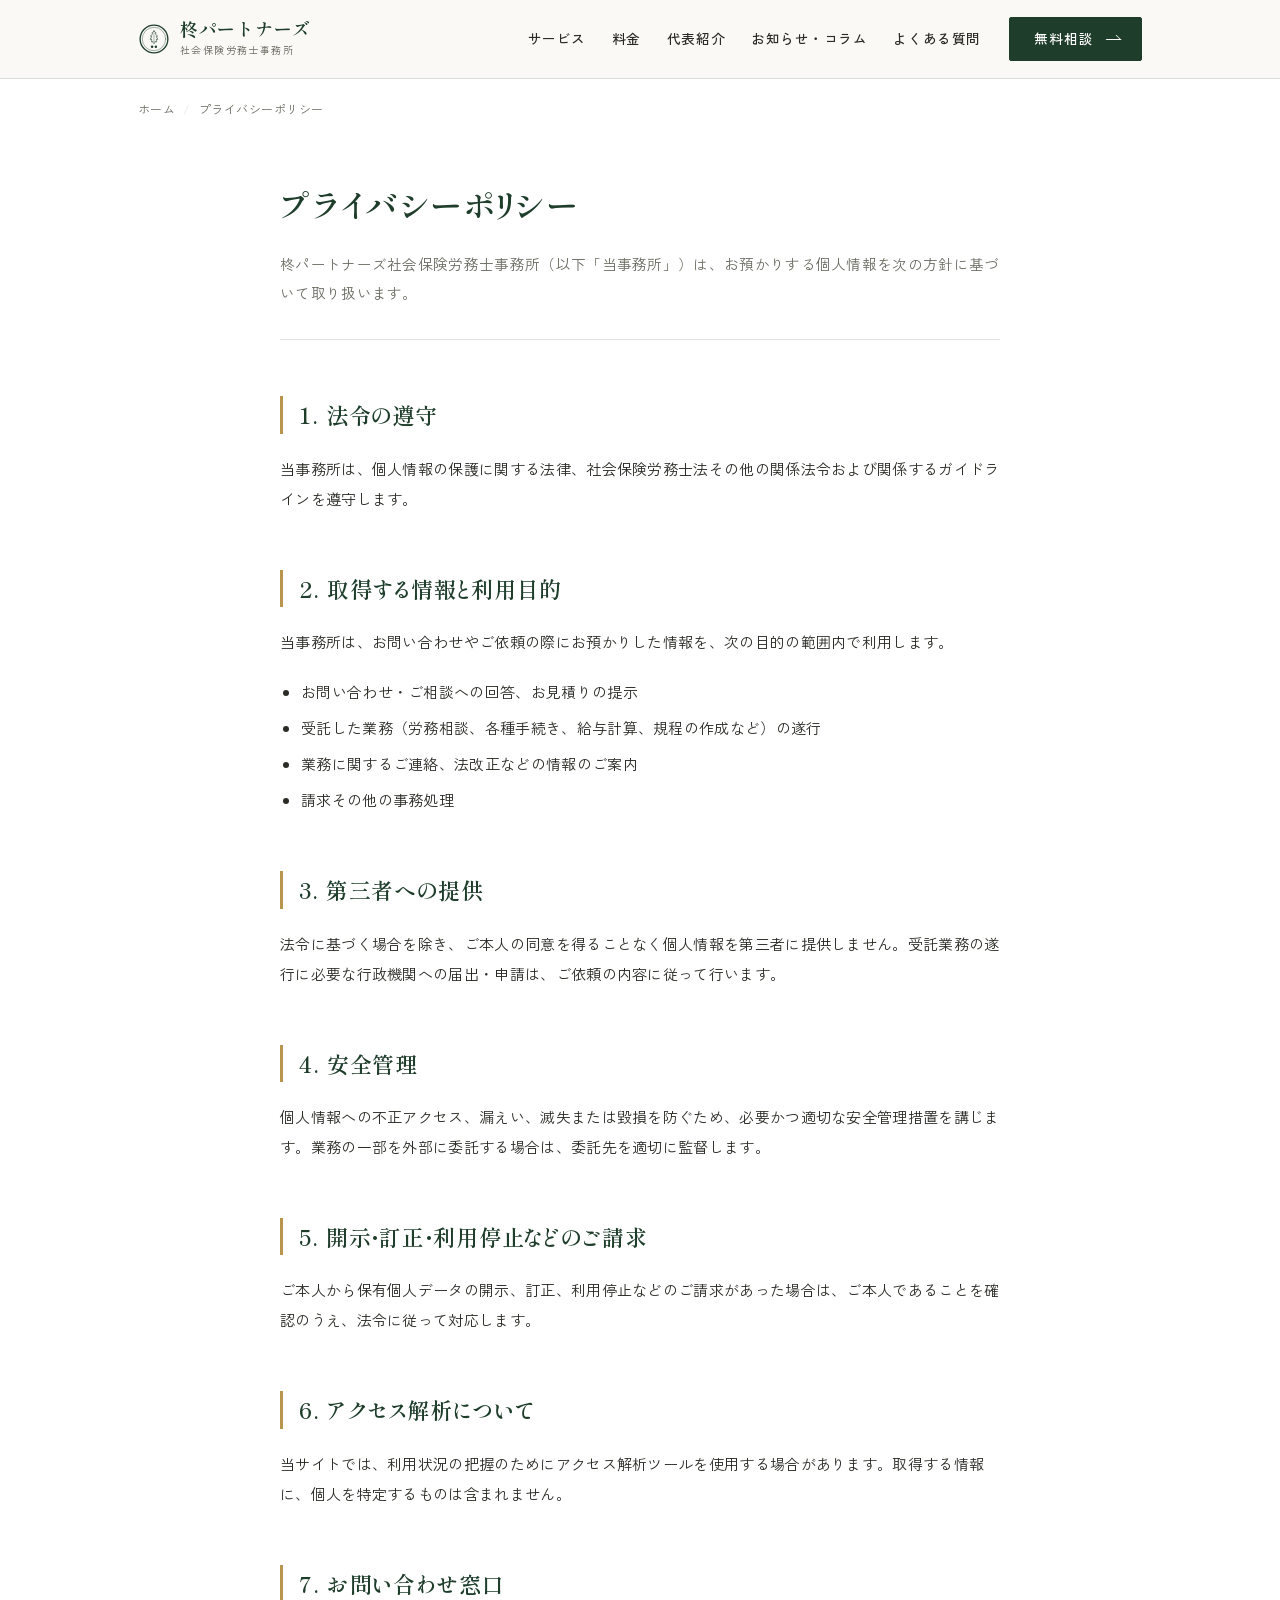
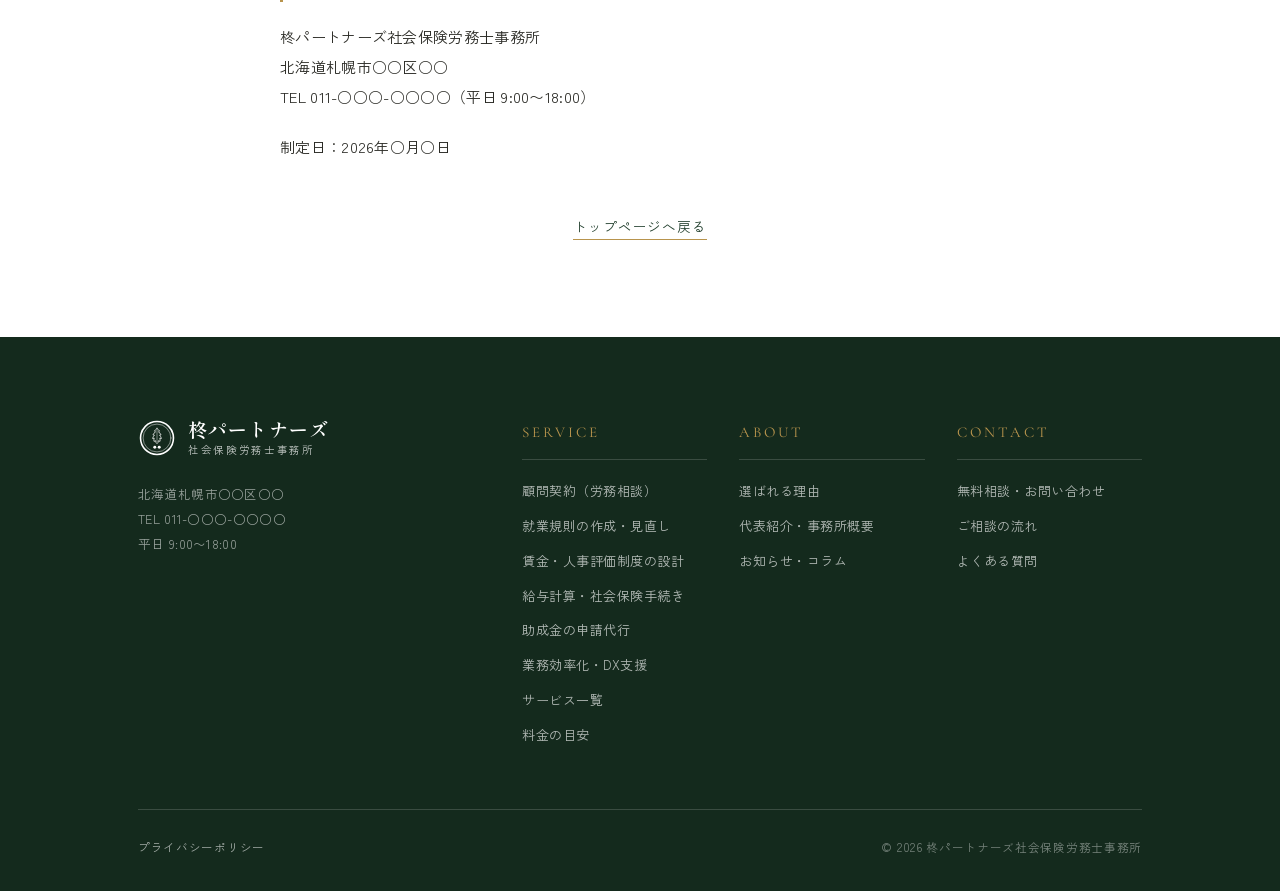
<file: privacy.html>
<!DOCTYPE html>
<html lang="ja">
<head>
  <meta charset="UTF-8">
  <meta name="viewport" content="width=device-width, initial-scale=1.0">
  <meta name="robots" content="noindex, nofollow">
  <title>プライバシーポリシー|柊パートナーズ社会保険労務士事務所</title>
  <meta name="description" content="柊パートナーズ社会保険労務士事務所の個人情報の取扱いについて。"><!-- 【下書き】内容確定後にこの行を削除 -->
  <link rel="canonical" href="https://yugosss421-web.github.io/hiiragi-preview/privacy.html">

  <meta property="og:type" content="website">
  <meta property="og:title" content="プライバシーポリシー|柊パートナーズ社会保険労務士事務所">
  <meta property="og:description" content="個人情報の取扱いについて。">
  <meta property="og:url" content="https://yugosss421-web.github.io/hiiragi-preview/privacy.html">
  <meta property="og:locale" content="ja_JP">
  <meta property="og:site_name" content="柊パートナーズ社会保険労務士事務所">
  <meta property="og:image" content="https://yugosss421-web.github.io/hiiragi-preview/assets/img/ogp.jpg">
  <meta name="twitter:card" content="summary_large_image">

  <link rel="preconnect" href="https://fonts.googleapis.com">
  <link rel="preconnect" href="https://fonts.gstatic.com" crossorigin>
  <link href="https://fonts.googleapis.com/css2?family=Cormorant+Garamond:wght@500;600&family=Shippori+Mincho:wght@400;500;600;700&family=Zen+Kaku+Gothic+New:wght@400;500;700&display=swap" rel="stylesheet">
  <link rel="icon" href="assets/img/favicon.svg" type="image/svg+xml">
  <link rel="apple-touch-icon" href="assets/img/apple-touch-icon.png">
  <link rel="stylesheet" href="css/style.css">
</head>
<body class="page-body">

<header class="site-header">
  <div class="container header-inner">
    <a href="index.html" class="brand">
      <span class="brand-mark" aria-hidden="true">
        <!-- 家紋風「丸に柊」ロゴ(C案) -->
        <svg viewBox="0 0 120 120" xmlns="http://www.w3.org/2000/svg" fill="none" stroke="currentColor" stroke-linejoin="round" stroke-linecap="round">
          <circle cx="60" cy="60" r="52" stroke-width="5"/>
          <circle cx="60" cy="60" r="44" stroke-width="1.5"/>
          <g transform="translate(60 54) scale(0.58) translate(-60 -51)">
            <path d="M60 10 Q50 16 46 24 L52 28 Q42 34 38 44 L46 46 Q38 54 36 64 L45 63 Q41 72 44 80 L52 76 Q52 86 60 92 Q68 86 68 76 L76 80 Q79 72 75 63 L84 64 Q82 54 74 46 L82 44 Q78 34 68 28 L74 24 Q70 16 60 10 Z" stroke-width="4"/>
            <path d="M60 20 L60 82" stroke-width="2.4"/>
          </g>
          <circle cx="53" cy="89" r="4.6" fill="currentColor" stroke="none"/>
          <circle cx="67" cy="89" r="4.6" fill="currentColor" stroke="none"/>
        </svg>
      </span>
      <span class="brand-text">
        <span class="brand-name">柊パートナーズ</span>
        <span class="brand-sub">社会保険労務士事務所</span>
      </span>
    </a>
    <nav class="global-nav" aria-label="メインメニュー">
      <a href="index.html#service">サービス</a>
      <a href="price.html">料金</a>
      <a href="about.html">代表紹介</a>
      <a href="news.html">お知らせ・コラム</a>
      <a href="contact.html#faq">よくある質問</a>
    </nav>
    <a href="contact.html" class="btn btn-header">無料相談</a>
    <button class="nav-toggle" id="nav-toggle" aria-label="メニューを開く" aria-expanded="false" aria-controls="mobile-menu">
      <span></span><span></span><span></span>
    </button>
  </div>
  <nav class="mobile-menu" id="mobile-menu" aria-label="モバイルメニュー" hidden>
    <a href="index.html#reason">選ばれる理由</a>
    <a href="index.html#service">サービス</a>
    <a href="service/joseikin.html">助成金の申請代行</a>
    <a href="contact.html#flow">ご相談の流れ</a>
    <a href="price.html">料金</a>
    <a href="about.html">代表紹介・事務所概要</a>
    <a href="news.html">お知らせ・コラム</a>
    <a href="contact.html#faq">よくある質問</a>
    <a href="contact.html" class="mobile-menu-cta">無料相談・お問い合わせ</a>
  </nav>
</header>

<main>
  <div class="container">
    <nav class="breadcrumb" aria-label="パンくず">
      <a href="index.html">ホーム</a><span></span>プライバシーポリシー
    </nav>

    <!-- 【下書き】開業前に、実際の取扱いに合わせて代表が内容を確認・修正すること -->
    <article class="article">
      <header class="article-header">
        <h1 class="article-title">プライバシーポリシー</h1>
        <p class="article-lead">柊パートナーズ社会保険労務士事務所（以下「当事務所」）は、お預かりする個人情報を次の方針に基づいて取り扱います。</p>
      </header>
      <div class="article-body">
        <h2>1. 法令の遵守</h2>
        <p>当事務所は、個人情報の保護に関する法律、社会保険労務士法その他の関係法令および関係するガイドラインを遵守します。</p>

        <h2>2. 取得する情報と利用目的</h2>
        <p>当事務所は、お問い合わせやご依頼の際にお預かりした情報を、次の目的の範囲内で利用します。</p>
        <ul>
          <li>お問い合わせ・ご相談への回答、お見積りの提示</li>
          <li>受託した業務（労務相談、各種手続き、給与計算、規程の作成など）の遂行</li>
          <li>業務に関するご連絡、法改正などの情報のご案内</li>
          <li>請求その他の事務処理</li>
        </ul>

        <h2>3. 第三者への提供</h2>
        <p>法令に基づく場合を除き、ご本人の同意を得ることなく個人情報を第三者に提供しません。受託業務の遂行に必要な行政機関への届出・申請は、ご依頼の内容に従って行います。</p>

        <h2>4. 安全管理</h2>
        <p>個人情報への不正アクセス、漏えい、滅失または毀損を防ぐため、必要かつ適切な安全管理措置を講じます。業務の一部を外部に委託する場合は、委託先を適切に監督します。</p>

        <h2>5. 開示・訂正・利用停止などのご請求</h2>
        <p>ご本人から保有個人データの開示、訂正、利用停止などのご請求があった場合は、ご本人であることを確認のうえ、法令に従って対応します。</p>

        <h2>6. アクセス解析について</h2>
        <p>当サイトでは、利用状況の把握のためにアクセス解析ツールを使用する場合があります。取得する情報に、個人を特定するものは含まれません。</p>

        <h2>7. お問い合わせ窓口</h2>
        <p>
          柊パートナーズ社会保険労務士事務所<br>
          北海道札幌市○○区○○<br>
          TEL 011-○○○-○○○○（平日 9:00〜18:00）
        </p>

        <p>制定日：2026年○月○日</p>
      </div>
      <p class="article-back"><a href="index.html">トップページへ戻る</a></p>
    </article>
  </div>
</main>

<footer class="site-footer">
  <div class="container">
    <div class="footer-main">
      <div class="footer-brand">
        <a href="index.html" class="footer-logo">
          <span class="footer-mark" aria-hidden="true">
            <svg viewBox="0 0 120 120" xmlns="http://www.w3.org/2000/svg" fill="none" stroke="currentColor" stroke-linejoin="round" stroke-linecap="round">
          <circle cx="60" cy="60" r="52" stroke-width="5"/>
          <circle cx="60" cy="60" r="44" stroke-width="1.5"/>
          <g transform="translate(60 54) scale(0.58) translate(-60 -51)">
            <path d="M60 10 Q50 16 46 24 L52 28 Q42 34 38 44 L46 46 Q38 54 36 64 L45 63 Q41 72 44 80 L52 76 Q52 86 60 92 Q68 86 68 76 L76 80 Q79 72 75 63 L84 64 Q82 54 74 46 L82 44 Q78 34 68 28 L74 24 Q70 16 60 10 Z" stroke-width="4"/>
            <path d="M60 20 L60 82" stroke-width="2.4"/>
          </g>
          <circle cx="53" cy="89" r="4.6" fill="currentColor" stroke="none"/>
          <circle cx="67" cy="89" r="4.6" fill="currentColor" stroke="none"/>
        </svg>
          </span>
          <span>
            <span class="footer-name">柊パートナーズ</span>
            <span class="footer-sub">社会保険労務士事務所</span>
          </span>
        </a>
        <p class="footer-addr">
          北海道札幌市○○区○○<br>
          TEL 011-○○○-○○○○<br>
          平日 9:00〜18:00
        </p>
      </div>
      <nav class="footer-nav" aria-label="フッターメニュー">
        <div class="footer-col">
          <p class="footer-col-title">SERVICE</p>
          <a href="service/komon.html">顧問契約（労務相談）</a>
          <a href="service/shugyokisoku.html">就業規則の作成・見直し</a>
          <a href="service/chingin-hyoka.html">賃金・人事評価制度の設計</a>
          <a href="service/kyuyo.html">給与計算・社会保険手続き</a>
          <a href="service/joseikin.html">助成金の申請代行</a>
          <a href="service/dx.html">業務効率化・DX支援</a>
          <a href="index.html#service">サービス一覧</a>
          <a href="price.html">料金の目安</a>
        </div>
        <div class="footer-col">
          <p class="footer-col-title">ABOUT</p>
          <a href="index.html#reason">選ばれる理由</a>
          <a href="about.html">代表紹介・事務所概要</a>
          <a href="news.html">お知らせ・コラム</a>
        </div>
        <div class="footer-col">
          <p class="footer-col-title">CONTACT</p>
          <a href="contact.html">無料相談・お問い合わせ</a>
          <a href="contact.html#flow">ご相談の流れ</a>
          <a href="contact.html#faq">よくある質問</a>
        </div>
      </nav>
    </div>
    <div class="footer-bottom">
      <a href="privacy.html">プライバシーポリシー</a>
      <p class="copyright">&copy; 2026 柊パートナーズ社会保険労務士事務所</p>
    </div>
  </div>
</footer>

<script>
(function () {
  const toggle = document.getElementById('nav-toggle');
  const menu = document.getElementById('mobile-menu');
  function close() {
    menu.hidden = true;
    toggle.classList.remove('is-open');
    toggle.setAttribute('aria-expanded', 'false');
  }
  toggle.addEventListener('click', function () {
    if (menu.hidden) {
      menu.hidden = false;
      toggle.classList.add('is-open');
      toggle.setAttribute('aria-expanded', 'true');
    } else { close(); }
  });
  menu.querySelectorAll('a').forEach(a => a.addEventListener('click', close));
})();
</script>

</body>
</html>
</file>
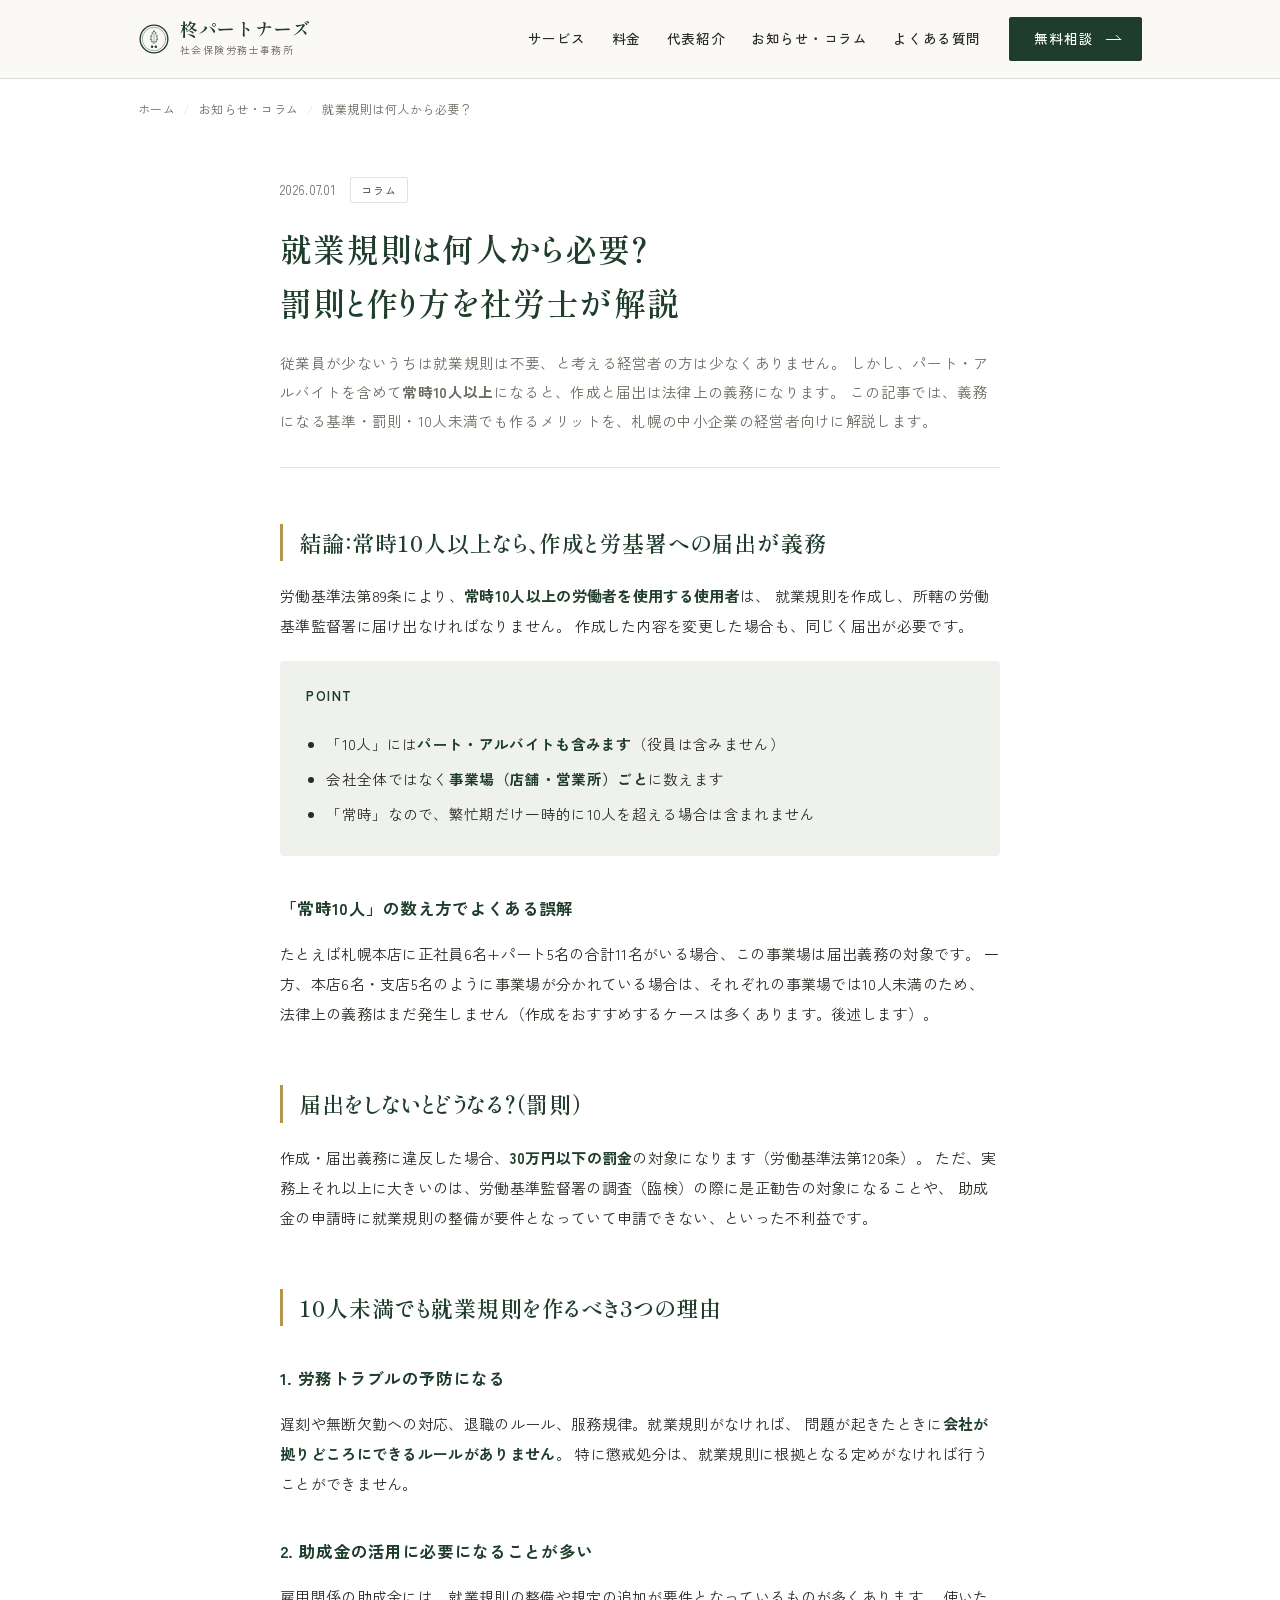
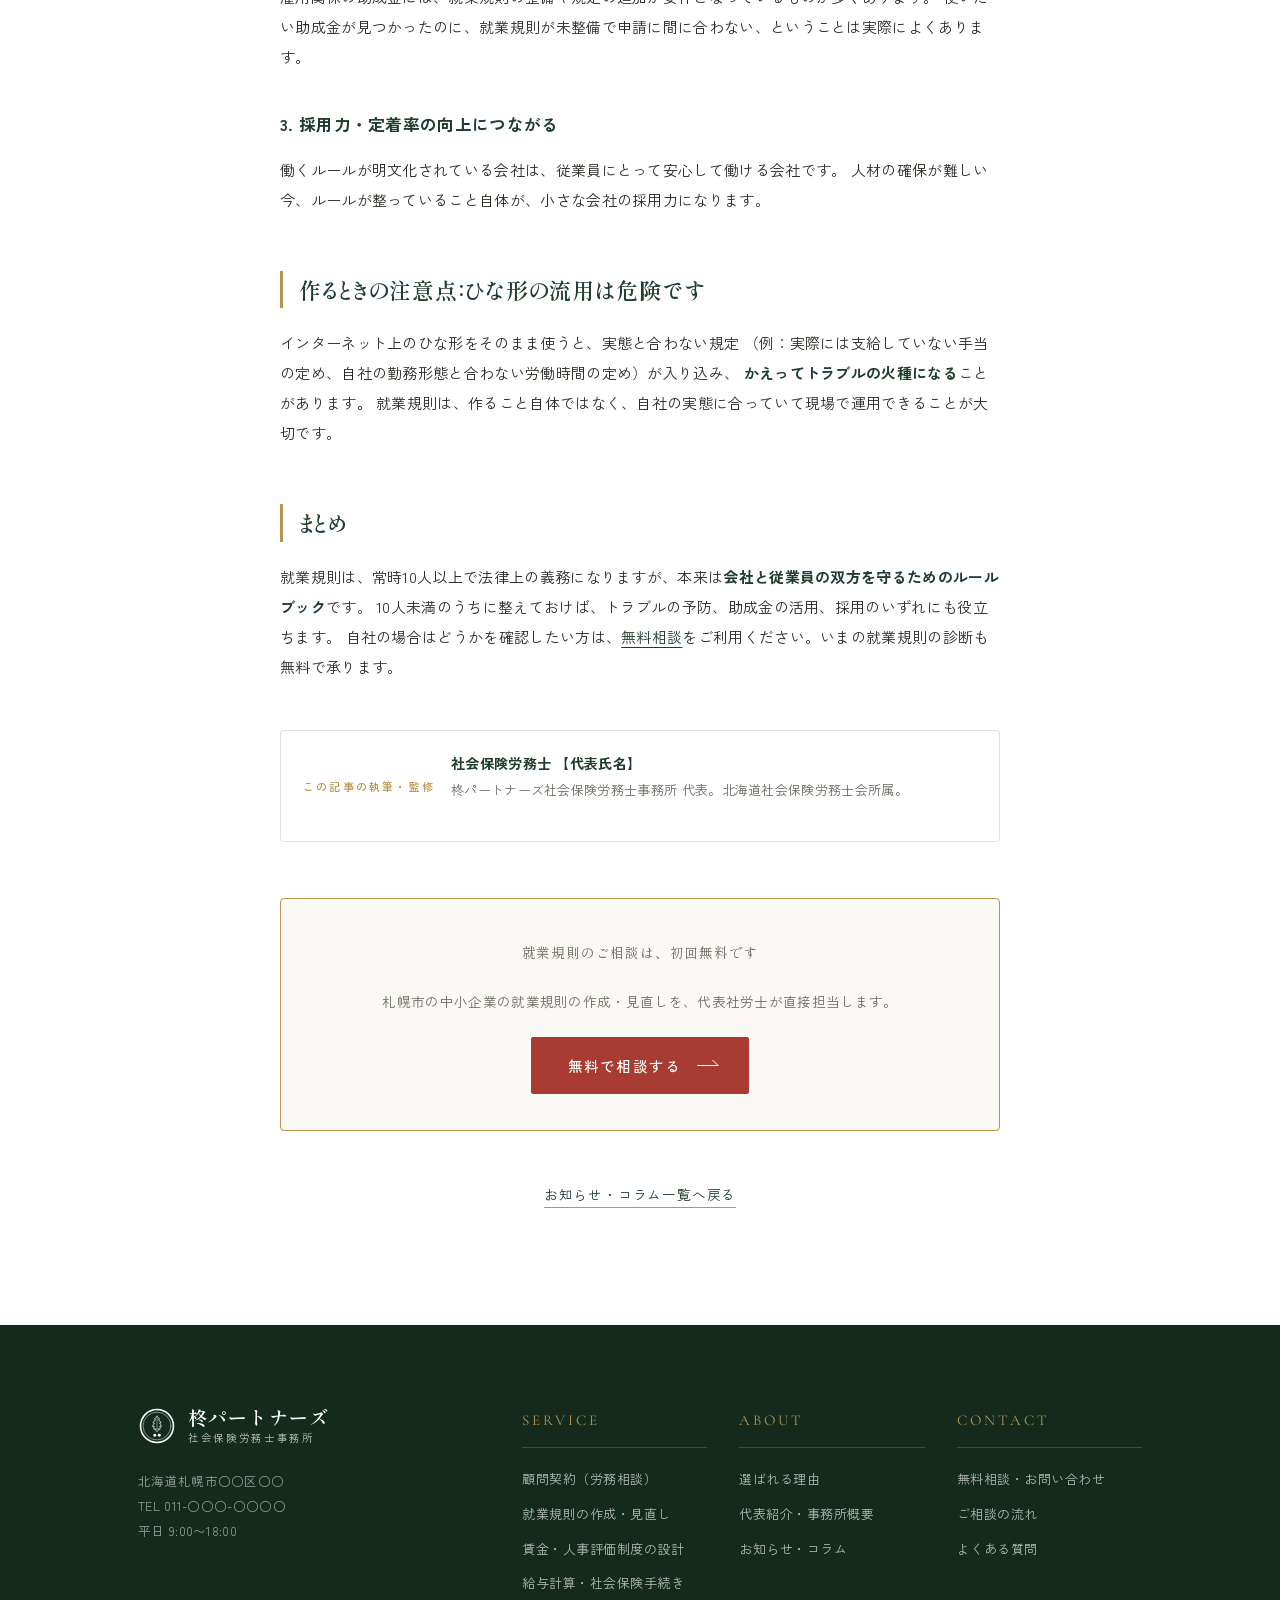
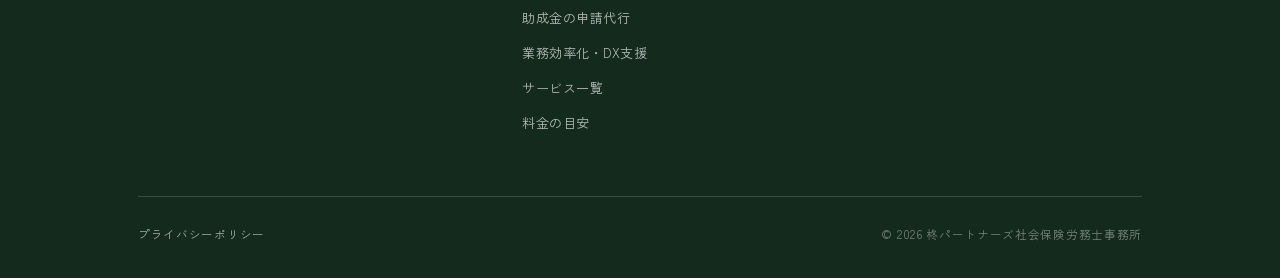
<file: news/2026-07-01-shugyokisoku.html>
<!DOCTYPE html>
<html lang="ja">
<head>
  <meta charset="UTF-8">
  <meta name="viewport" content="width=device-width, initial-scale=1.0">
  <meta name="robots" content="noindex, nofollow">

  <!-- サンプル記事: 公開前に代表氏名等の【 】を差し替え、内容を専門家として最終確認すること -->
  <title>就業規則は何人から必要？罰則と作り方を社労士が解説|札幌の社労士 柊パートナーズ</title>
  <meta name="description" content="就業規則は従業員が常時10人以上になると作成・届出が義務になります。パートは人数に含む？罰則は？10人未満でも作るべき？札幌の社労士が経営者向けにわかりやすく解説します。">
  <link rel="canonical" href="https://yugosss421-web.github.io/hiiragi-preview/news/2026-07-01-shugyokisoku.html">

  <meta property="og:type" content="article">
  <meta property="og:title" content="就業規則は何人から必要？罰則と作り方を社労士が解説">
  <meta property="og:description" content="常時10人以上で作成・届出が義務に。パートの数え方、罰則、10人未満で作るメリットまで社労士が解説します。">
  <meta property="og:url" content="https://yugosss421-web.github.io/hiiragi-preview/news/2026-07-01-shugyokisoku.html">
  <meta property="og:locale" content="ja_JP">
  <meta property="og:site_name" content="柊パートナーズ社会保険労務士事務所">
  <meta property="og:image" content="https://yugosss421-web.github.io/hiiragi-preview/assets/img/ogp.jpg">
  <meta name="twitter:card" content="summary_large_image">

  <link rel="preconnect" href="https://fonts.googleapis.com">
  <link rel="preconnect" href="https://fonts.gstatic.com" crossorigin>
  <link href="https://fonts.googleapis.com/css2?family=Cormorant+Garamond:wght@500;600&family=Shippori+Mincho:wght@400;500;600;700&family=Zen+Kaku+Gothic+New:wght@400;500;700&display=swap" rel="stylesheet">
  <link rel="icon" href="../assets/img/favicon.svg" type="image/svg+xml">
  <link rel="apple-touch-icon" href="../assets/img/apple-touch-icon.png">
  <link rel="stylesheet" href="../css/style.css">

  <script type="application/ld+json">
  {
    "@context": "https://schema.org",
    "@type": "Article",
    "headline": "就業規則は何人から必要？罰則と作り方を社労士が解説",
    "datePublished": "2026-07-01",
    "dateModified": "2026-07-01",
    "author": {
      "@type": "Person",
      "name": "【代表氏名】",
      "jobTitle": "社会保険労務士"
    },
    "publisher": {
      "@type": "Organization",
      "name": "柊パートナーズ社会保険労務士事務所"
    }
  }
  </script>
</head>
<body class="page-body">

<header class="site-header">
  <div class="container header-inner">
    <a href="../index.html" class="brand">
      <span class="brand-mark" aria-hidden="true">
        <!-- 家紋風「丸に柊」ロゴ(C案) -->
        <svg viewBox="0 0 120 120" xmlns="http://www.w3.org/2000/svg" fill="none" stroke="currentColor" stroke-linejoin="round" stroke-linecap="round">
          <circle cx="60" cy="60" r="52" stroke-width="5"/>
          <circle cx="60" cy="60" r="44" stroke-width="1.5"/>
          <g transform="translate(60 54) scale(0.58) translate(-60 -51)">
            <path d="M60 10 Q50 16 46 24 L52 28 Q42 34 38 44 L46 46 Q38 54 36 64 L45 63 Q41 72 44 80 L52 76 Q52 86 60 92 Q68 86 68 76 L76 80 Q79 72 75 63 L84 64 Q82 54 74 46 L82 44 Q78 34 68 28 L74 24 Q70 16 60 10 Z" stroke-width="4"/>
            <path d="M60 20 L60 82" stroke-width="2.4"/>
          </g>
          <circle cx="53" cy="89" r="4.6" fill="currentColor" stroke="none"/>
          <circle cx="67" cy="89" r="4.6" fill="currentColor" stroke="none"/>
        </svg>
      </span>
      <span class="brand-text">
        <span class="brand-name">柊パートナーズ</span>
        <span class="brand-sub">社会保険労務士事務所</span>
      </span>
    </a>
    <nav class="global-nav" aria-label="メインメニュー">
      <a href="../index.html#service">サービス</a>
      <a href="../price.html">料金</a>
      <a href="../about.html">代表紹介</a>
      <a href="../news.html">お知らせ・コラム</a>
      <a href="../contact.html#faq">よくある質問</a>
    </nav>
    <a href="../contact.html" class="btn btn-header">無料相談</a>
    <button class="nav-toggle" id="nav-toggle" aria-label="メニューを開く" aria-expanded="false" aria-controls="mobile-menu">
      <span></span><span></span><span></span>
    </button>
  </div>
  <nav class="mobile-menu" id="mobile-menu" aria-label="モバイルメニュー" hidden>
    <a href="../index.html#reason">選ばれる理由</a>
    <a href="../index.html#service">サービス</a>
    <a href="../service/joseikin.html">助成金の申請代行</a>
    <a href="../contact.html#flow">ご相談の流れ</a>
    <a href="../price.html">料金</a>
    <a href="../about.html">代表紹介・事務所概要</a>
    <a href="../news.html">お知らせ・コラム</a>
    <a href="../contact.html#faq">よくある質問</a>
    <a href="../contact.html" class="mobile-menu-cta">無料相談・お問い合わせ</a>
  </nav>
</header>

<main>
  <div class="container">
    <nav class="breadcrumb" aria-label="パンくず">
      <a href="../index.html">ホーム</a><span></span><a href="../news.html">お知らせ・コラム</a><span></span>就業規則は何人から必要？
    </nav>

    <article class="article">
      <header class="article-header">
        <div class="article-meta">
          <time datetime="2026-07-01">2026.07.01</time>
          <span class="news-tag">コラム</span>
        </div>
        <h1 class="article-title">就業規則は何人から必要？<br>罰則と作り方を社労士が解説</h1>
        <p class="article-lead">
          従業員が少ないうちは就業規則は不要、と考える経営者の方は少なくありません。
          しかし、パート・アルバイトを含めて<strong>常時10人以上</strong>になると、作成と届出は法律上の義務になります。
          この記事では、義務になる基準・罰則・10人未満でも作るメリットを、札幌の中小企業の経営者向けに解説します。
        </p>
      </header>

      <div class="article-body">

        <h2>結論：常時10人以上なら、作成と労基署への届出が義務</h2>
        <p>
          労働基準法第89条により、<strong>常時10人以上の労働者を使用する使用者</strong>は、
          就業規則を作成し、所轄の労働基準監督署に届け出なければなりません。
          作成した内容を変更した場合も、同じく届出が必要です。
        </p>

        <div class="article-point">
          <p class="article-point-title">POINT</p>
          <ul>
            <li>「10人」には<strong>パート・アルバイトも含みます</strong>（役員は含みません）</li>
            <li>会社全体ではなく<strong>事業場（店舗・営業所）ごと</strong>に数えます</li>
            <li>「常時」なので、繁忙期だけ一時的に10人を超える場合は含まれません</li>
          </ul>
        </div>

        <h3>「常時10人」の数え方でよくある誤解</h3>
        <p>
          たとえば札幌本店に正社員6名+パート5名の合計11名がいる場合、この事業場は届出義務の対象です。
          一方、本店6名・支店5名のように事業場が分かれている場合は、それぞれの事業場では10人未満のため、
          法律上の義務はまだ発生しません（作成をおすすめするケースは多くあります。後述します）。
        </p>

        <h2>届出をしないとどうなる？（罰則）</h2>
        <p>
          作成・届出義務に違反した場合、<strong>30万円以下の罰金</strong>の対象になります（労働基準法第120条）。
          ただ、実務上それ以上に大きいのは、労働基準監督署の調査（臨検）の際に是正勧告の対象になることや、
          助成金の申請時に就業規則の整備が要件となっていて申請できない、といった不利益です。
        </p>

        <h2>10人未満でも就業規則を作るべき3つの理由</h2>

        <h3>1. 労務トラブルの予防になる</h3>
        <p>
          遅刻や無断欠勤への対応、退職のルール、服務規律。就業規則がなければ、
          問題が起きたときに<strong>会社が拠りどころにできるルールがありません</strong>。
          特に懲戒処分は、就業規則に根拠となる定めがなければ行うことができません。
        </p>

        <h3>2. 助成金の活用に必要になることが多い</h3>
        <p>
          雇用関係の助成金には、就業規則の整備や規定の追加が要件となっているものが多くあります。
          使いたい助成金が見つかったのに、就業規則が未整備で申請に間に合わない、ということは実際によくあります。
        </p>

        <h3>3. 採用力・定着率の向上につながる</h3>
        <p>
          働くルールが明文化されている会社は、従業員にとって安心して働ける会社です。
          人材の確保が難しい今、ルールが整っていること自体が、小さな会社の採用力になります。
        </p>

        <h2>作るときの注意点：ひな形の流用は危険です</h2>
        <p>
          インターネット上のひな形をそのまま使うと、実態と合わない規定
          （例：実際には支給していない手当の定め、自社の勤務形態と合わない労働時間の定め）が入り込み、
          <strong>かえってトラブルの火種になる</strong>ことがあります。
          就業規則は、作ること自体ではなく、自社の実態に合っていて現場で運用できることが大切です。
        </p>

        <h2>まとめ</h2>
        <p>
          就業規則は、常時10人以上で法律上の義務になりますが、本来は<strong>会社と従業員の双方を守るためのルールブック</strong>です。
          10人未満のうちに整えておけば、トラブルの予防、助成金の活用、採用のいずれにも役立ちます。
          自社の場合はどうかを確認したい方は、<a href="../contact.html">無料相談</a>をご利用ください。いまの就業規則の診断も無料で承ります。
        </p>

        <div class="supervisor">
          <span class="supervisor-label">この記事の執筆・監修</span>
          <p><strong>社会保険労務士 【代表氏名】</strong>柊パートナーズ社会保険労務士事務所 代表。北海道社会保険労務士会所属。</p>
        </div>

        <div class="article-cta">
          <p class="article-cta-title">就業規則のご相談は、初回無料です</p>
          <p>札幌市の中小企業の就業規則の作成・見直しを、代表社労士が直接担当します。</p>
          <a href="../contact.html" class="btn btn-primary">無料で相談する</a>
        </div>

        <p class="article-back"><a href="../news.html">お知らせ・コラム一覧へ戻る</a></p>
      </div>
    </article>
  </div>
</main>

<footer class="site-footer">
  <div class="container">
    <div class="footer-main">
      <div class="footer-brand">
        <a href="../index.html" class="footer-logo">
          <span class="footer-mark" aria-hidden="true">
            <svg viewBox="0 0 120 120" xmlns="http://www.w3.org/2000/svg" fill="none" stroke="currentColor" stroke-linejoin="round" stroke-linecap="round">
          <circle cx="60" cy="60" r="52" stroke-width="5"/>
          <circle cx="60" cy="60" r="44" stroke-width="1.5"/>
          <g transform="translate(60 54) scale(0.58) translate(-60 -51)">
            <path d="M60 10 Q50 16 46 24 L52 28 Q42 34 38 44 L46 46 Q38 54 36 64 L45 63 Q41 72 44 80 L52 76 Q52 86 60 92 Q68 86 68 76 L76 80 Q79 72 75 63 L84 64 Q82 54 74 46 L82 44 Q78 34 68 28 L74 24 Q70 16 60 10 Z" stroke-width="4"/>
            <path d="M60 20 L60 82" stroke-width="2.4"/>
          </g>
          <circle cx="53" cy="89" r="4.6" fill="currentColor" stroke="none"/>
          <circle cx="67" cy="89" r="4.6" fill="currentColor" stroke="none"/>
        </svg>
          </span>
          <span>
            <span class="footer-name">柊パートナーズ</span>
            <span class="footer-sub">社会保険労務士事務所</span>
          </span>
        </a>
        <p class="footer-addr">
          北海道札幌市○○区○○<br>
          TEL 011-○○○-○○○○<br>
          平日 9:00〜18:00
        </p>
      </div>
      <nav class="footer-nav" aria-label="フッターメニュー">
        <div class="footer-col">
          <p class="footer-col-title">SERVICE</p>
          <a href="../service/komon.html">顧問契約（労務相談）</a>
          <a href="../service/shugyokisoku.html">就業規則の作成・見直し</a>
          <a href="../service/chingin-hyoka.html">賃金・人事評価制度の設計</a>
          <a href="../service/kyuyo.html">給与計算・社会保険手続き</a>
          <a href="../service/joseikin.html">助成金の申請代行</a>
          <a href="../service/dx.html">業務効率化・DX支援</a>
          <a href="../index.html#service">サービス一覧</a>
          <a href="../price.html">料金の目安</a>
        </div>
        <div class="footer-col">
          <p class="footer-col-title">ABOUT</p>
          <a href="../index.html#reason">選ばれる理由</a>
          <a href="../about.html">代表紹介・事務所概要</a>
          <a href="../news.html">お知らせ・コラム</a>
        </div>
        <div class="footer-col">
          <p class="footer-col-title">CONTACT</p>
          <a href="../contact.html">無料相談・お問い合わせ</a>
          <a href="../contact.html#flow">ご相談の流れ</a>
          <a href="../contact.html#faq">よくある質問</a>
        </div>
      </nav>
    </div>
    <div class="footer-bottom">
      <a href="../privacy.html">プライバシーポリシー</a>
      <p class="copyright">&copy; 2026 柊パートナーズ社会保険労務士事務所</p>
    </div>
  </div>
</footer>

<script>
(function () {
  const toggle = document.getElementById('nav-toggle');
  const menu = document.getElementById('mobile-menu');
  function close() {
    menu.hidden = true;
    toggle.classList.remove('is-open');
    toggle.setAttribute('aria-expanded', 'false');
  }
  toggle.addEventListener('click', function () {
    if (menu.hidden) {
      menu.hidden = false;
      toggle.classList.add('is-open');
      toggle.setAttribute('aria-expanded', 'true');
    } else { close(); }
  });
  menu.querySelectorAll('a').forEach(a => a.addEventListener('click', close));
})();
</script>

</body>
</html>
</file>
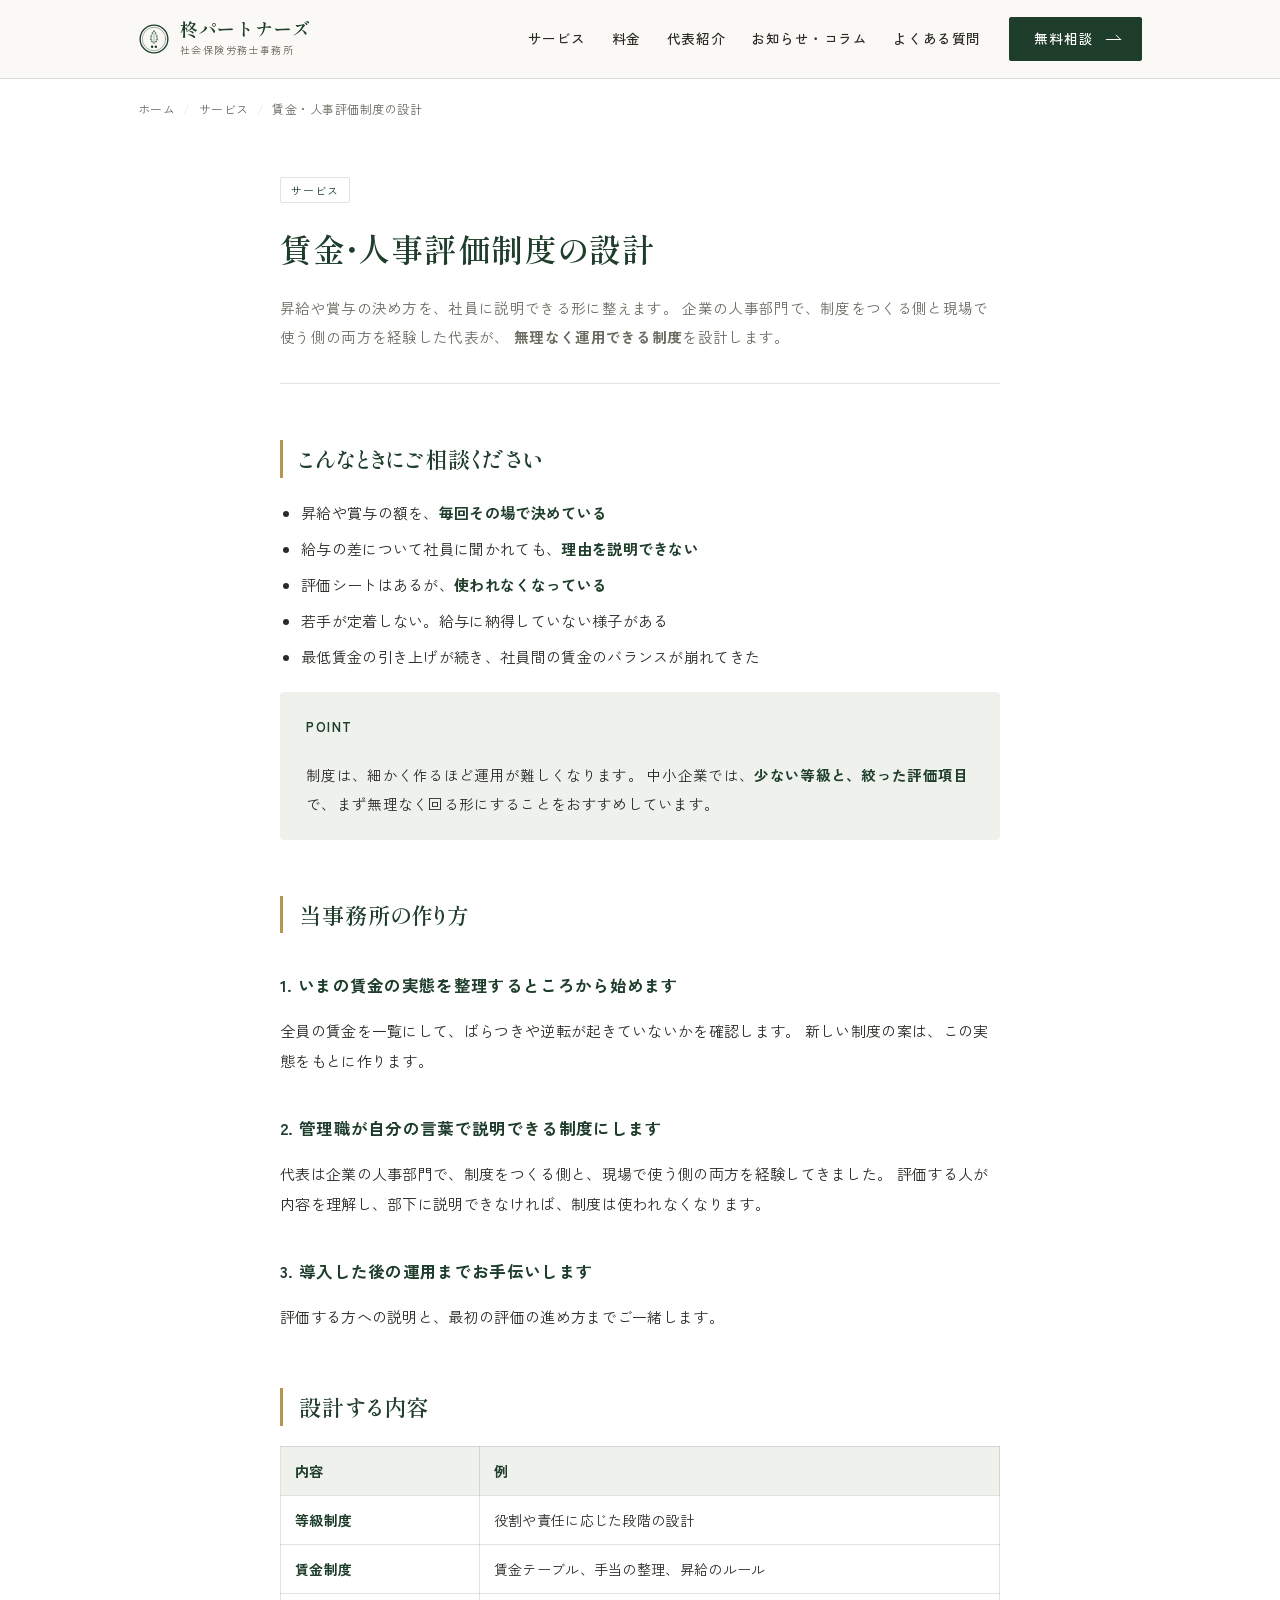
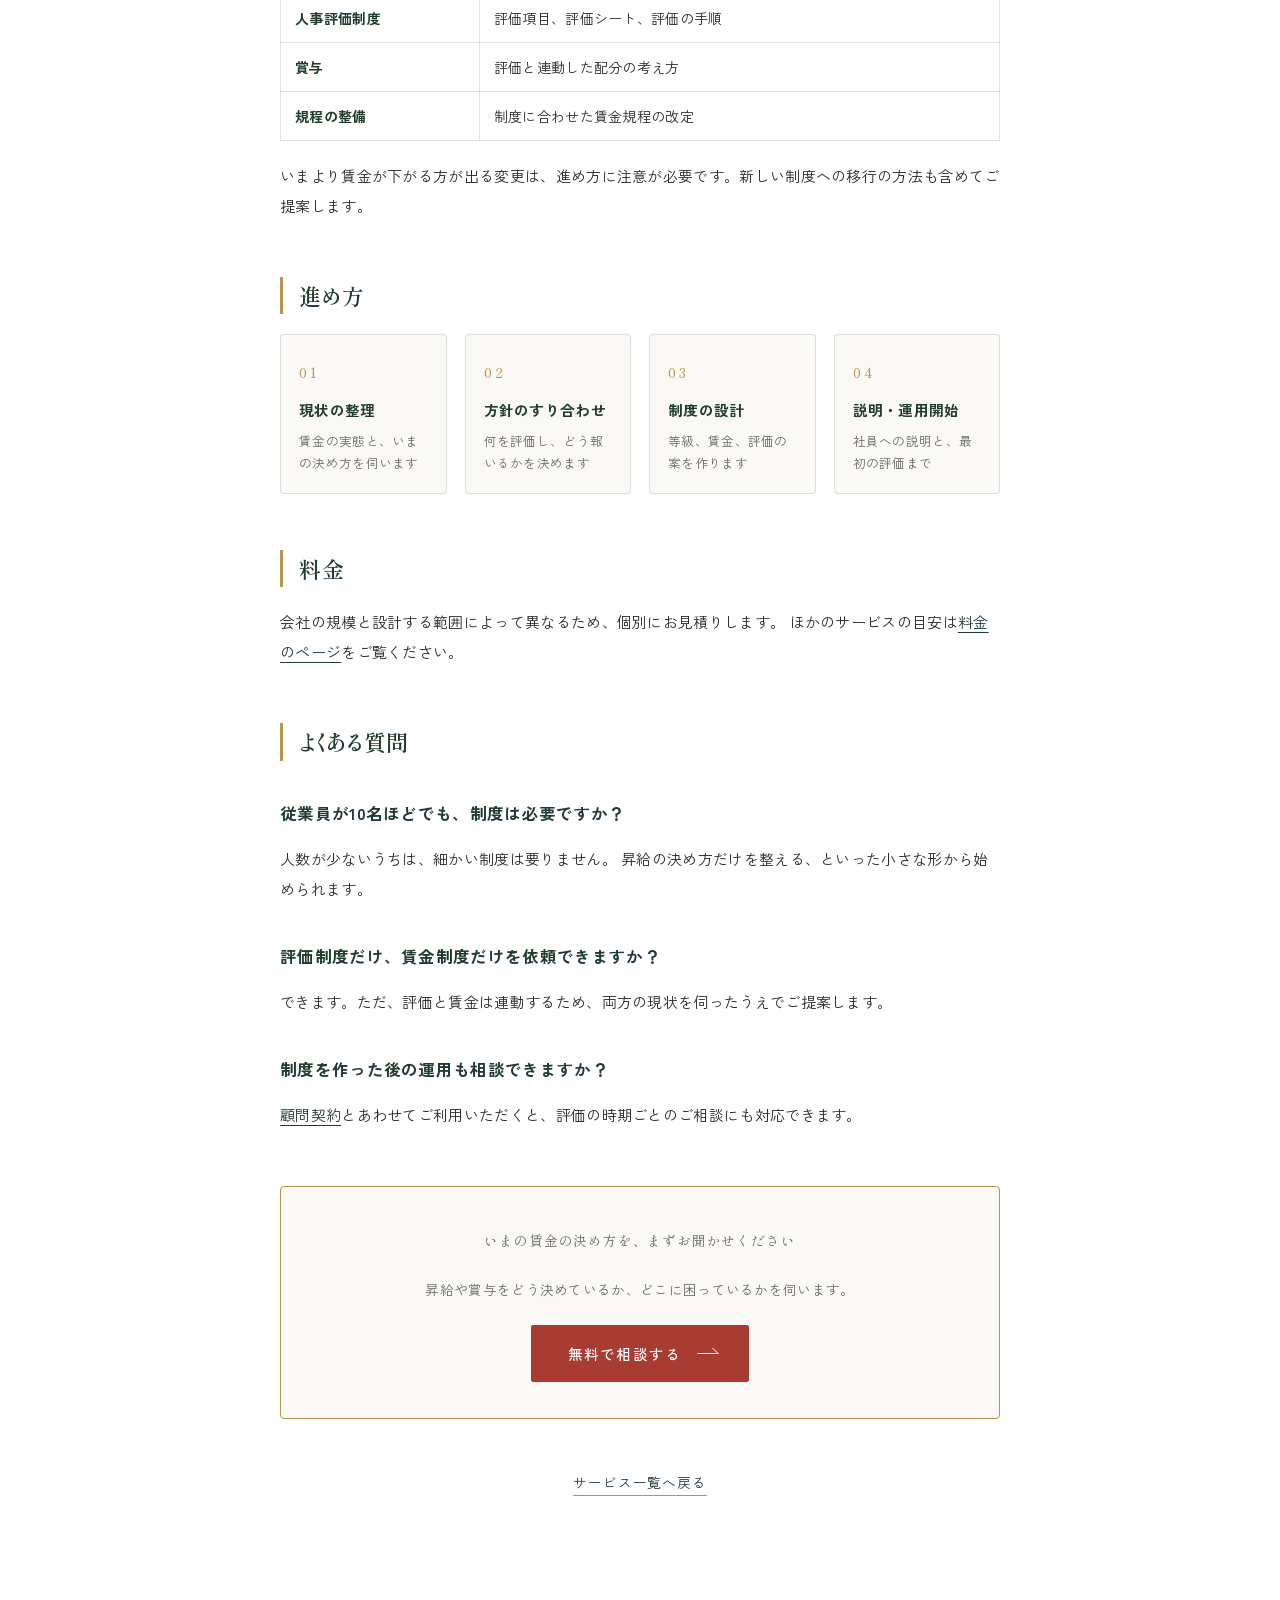
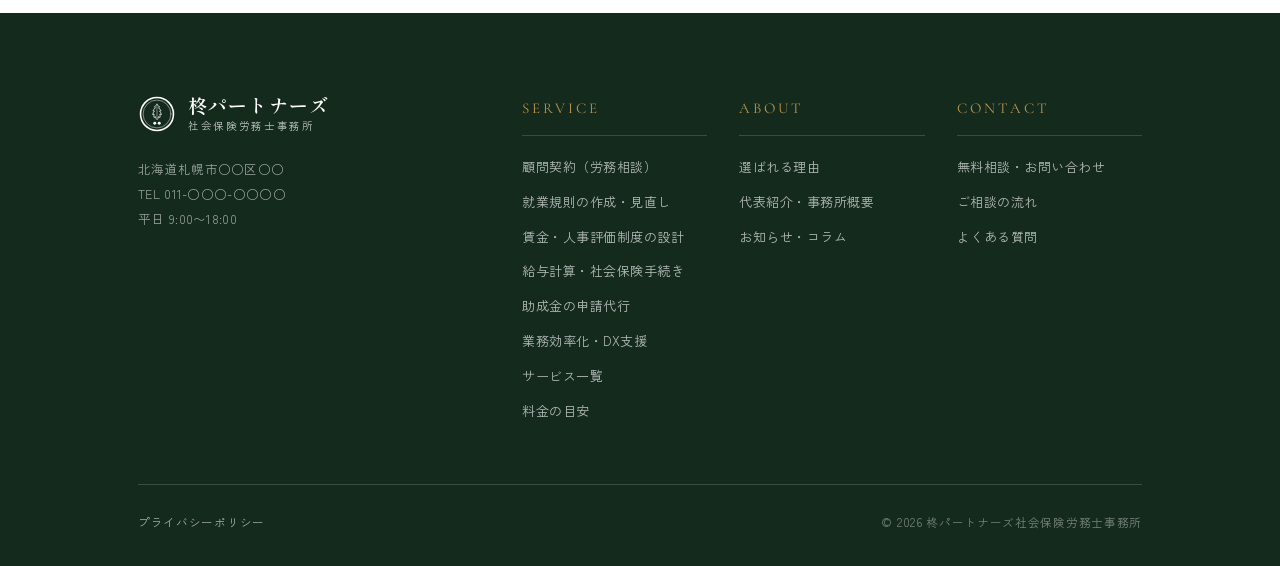
<file: service/chingin-hyoka.html>
<!DOCTYPE html>
<html lang="ja">
<head>
  <meta charset="UTF-8">
  <meta name="viewport" content="width=device-width, initial-scale=1.0">
  <meta name="robots" content="noindex, nofollow">

  <title>賃金・人事評価制度の設計|札幌の社労士 柊パートナーズ</title>
  <meta name="description" content="札幌の中小企業向けに、賃金制度・人事評価制度を設計します。昇給や賞与の決め方を、社員に説明できる形に。企業の人事部門で制度をつくる側と使う側を経験した代表社労士が、運用できる制度をご提案します。">
  <link rel="canonical" href="https://yugosss421-web.github.io/hiiragi-preview/service/chingin-hyoka.html">

  <meta property="og:type" content="website">
  <meta property="og:title" content="賃金・人事評価制度の設計|札幌の社労士 柊パートナーズ">
  <meta property="og:description" content="昇給や賞与の決め方を、社員に説明できる形に。運用できる賃金・評価制度を設計します。">
  <meta property="og:url" content="https://yugosss421-web.github.io/hiiragi-preview/service/chingin-hyoka.html">
  <meta property="og:locale" content="ja_JP">
  <meta property="og:site_name" content="柊パートナーズ社会保険労務士事務所">
  <meta property="og:image" content="https://yugosss421-web.github.io/hiiragi-preview/assets/img/ogp.jpg">
  <meta name="twitter:card" content="summary_large_image">

  <link rel="preconnect" href="https://fonts.googleapis.com">
  <link rel="preconnect" href="https://fonts.gstatic.com" crossorigin>
  <link href="https://fonts.googleapis.com/css2?family=Cormorant+Garamond:wght@500;600&family=Shippori+Mincho:wght@400;500;600;700&family=Zen+Kaku+Gothic+New:wght@400;500;700&display=swap" rel="stylesheet">
  <link rel="icon" href="../assets/img/favicon.svg" type="image/svg+xml">
  <link rel="apple-touch-icon" href="../assets/img/apple-touch-icon.png">
  <link rel="stylesheet" href="../css/style.css">

  <script type="application/ld+json">
  {
    "@context": "https://schema.org",
    "@type": "Service",
    "name": "賃金・人事評価制度の設計",
    "description": "等級制度、賃金制度、人事評価制度、賞与の配分方法の設計と、制度に合わせた賃金規程の整備",
    "provider": {
      "@type": "ProfessionalService",
      "name": "柊パートナーズ社会保険労務士事務所",
      "address": { "@type": "PostalAddress", "addressLocality": "札幌市", "addressRegion": "北海道" }
    },
    "areaServed": "札幌市および北海道全域"
  }
  </script>
  <script type="application/ld+json">
  {
    "@context": "https://schema.org",
    "@type": "BreadcrumbList",
    "itemListElement": [
      { "@type": "ListItem", "position": 1, "name": "ホーム", "item": "https://yugosss421-web.github.io/hiiragi-preview/" },
      { "@type": "ListItem", "position": 2, "name": "賃金・人事評価制度の設計", "item": "https://yugosss421-web.github.io/hiiragi-preview/service/chingin-hyoka.html" }
    ]
  }
  </script>
</head>
<body class="page-body">

<header class="site-header">
  <div class="container header-inner">
    <a href="../index.html" class="brand">
      <span class="brand-mark" aria-hidden="true">
        <!-- 家紋風「丸に柊」ロゴ(C案) -->
        <svg viewBox="0 0 120 120" xmlns="http://www.w3.org/2000/svg" fill="none" stroke="currentColor" stroke-linejoin="round" stroke-linecap="round">
          <circle cx="60" cy="60" r="52" stroke-width="5"/>
          <circle cx="60" cy="60" r="44" stroke-width="1.5"/>
          <g transform="translate(60 54) scale(0.58) translate(-60 -51)">
            <path d="M60 10 Q50 16 46 24 L52 28 Q42 34 38 44 L46 46 Q38 54 36 64 L45 63 Q41 72 44 80 L52 76 Q52 86 60 92 Q68 86 68 76 L76 80 Q79 72 75 63 L84 64 Q82 54 74 46 L82 44 Q78 34 68 28 L74 24 Q70 16 60 10 Z" stroke-width="4"/>
            <path d="M60 20 L60 82" stroke-width="2.4"/>
          </g>
          <circle cx="53" cy="89" r="4.6" fill="currentColor" stroke="none"/>
          <circle cx="67" cy="89" r="4.6" fill="currentColor" stroke="none"/>
        </svg>
      </span>
      <span class="brand-text">
        <span class="brand-name">柊パートナーズ</span>
        <span class="brand-sub">社会保険労務士事務所</span>
      </span>
    </a>
    <nav class="global-nav" aria-label="メインメニュー">
      <a href="../index.html#service">サービス</a>
      <a href="../price.html">料金</a>
      <a href="../about.html">代表紹介</a>
      <a href="../news.html">お知らせ・コラム</a>
      <a href="../contact.html#faq">よくある質問</a>
    </nav>
    <a href="../contact.html" class="btn btn-header">無料相談</a>
    <button class="nav-toggle" id="nav-toggle" aria-label="メニューを開く" aria-expanded="false" aria-controls="mobile-menu">
      <span></span><span></span><span></span>
    </button>
  </div>
  <nav class="mobile-menu" id="mobile-menu" aria-label="モバイルメニュー" hidden>
    <a href="../index.html#reason">選ばれる理由</a>
    <a href="../index.html#service">サービス</a>
    <a href="../service/joseikin.html">助成金の申請代行</a>
    <a href="../contact.html#flow">ご相談の流れ</a>
    <a href="../price.html">料金</a>
    <a href="../about.html">代表紹介・事務所概要</a>
    <a href="../news.html">お知らせ・コラム</a>
    <a href="../contact.html#faq">よくある質問</a>
    <a href="../contact.html" class="mobile-menu-cta">無料相談・お問い合わせ</a>
  </nav>
</header>

<main>
  <div class="container">
    <nav class="breadcrumb" aria-label="パンくず">
      <a href="../index.html">ホーム</a><span></span><a href="../index.html#service">サービス</a><span></span>賃金・人事評価制度の設計
    </nav>

    <article class="article">
      <header class="article-header">
        <div class="article-meta">
          <span class="news-tag">サービス</span>
        </div>
        <h1 class="article-title">賃金・人事評価制度の設計</h1>
        <p class="article-lead">
          昇給や賞与の決め方を、社員に説明できる形に整えます。
          企業の人事部門で、制度をつくる側と現場で使う側の両方を経験した代表が、
          <strong>無理なく運用できる制度</strong>を設計します。
        </p>
      </header>

      <div class="article-body">

        <h2>こんなときにご相談ください</h2>
        <ul>
          <li>昇給や賞与の額を、<strong>毎回その場で決めている</strong></li>
          <li>給与の差について社員に聞かれても、<strong>理由を説明できない</strong></li>
          <li>評価シートはあるが、<strong>使われなくなっている</strong></li>
          <li>若手が定着しない。給与に納得していない様子がある</li>
          <li>最低賃金の引き上げが続き、社員間の賃金のバランスが崩れてきた</li>
        </ul>

        <div class="article-point">
          <p class="article-point-title">POINT</p>
          <p>
            制度は、細かく作るほど運用が難しくなります。
            中小企業では、<strong>少ない等級と、絞った評価項目</strong>で、まず無理なく回る形にすることをおすすめしています。
          </p>
        </div>

        <h2>当事務所の作り方</h2>

        <h3>1. いまの賃金の実態を整理するところから始めます</h3>
        <p>
          全員の賃金を一覧にして、ばらつきや逆転が起きていないかを確認します。
          新しい制度の案は、この実態をもとに作ります。
        </p>

        <h3>2. 管理職が自分の言葉で説明できる制度にします</h3>
        <p>
          代表は企業の人事部門で、制度をつくる側と、現場で使う側の両方を経験してきました。
          評価する人が内容を理解し、部下に説明できなければ、制度は使われなくなります。
        </p>

        <h3>3. 導入した後の運用までお手伝いします</h3>
        <p>
          評価する方への説明と、最初の評価の進め方までご一緒します。
        </p>

        <h2>設計する内容</h2>
        <table>
          <thead>
            <tr><th>内容</th><th>例</th></tr>
          </thead>
          <tbody>
            <tr><td><strong>等級制度</strong></td><td>役割や責任に応じた段階の設計</td></tr>
            <tr><td><strong>賃金制度</strong></td><td>賃金テーブル、手当の整理、昇給のルール</td></tr>
            <tr><td><strong>人事評価制度</strong></td><td>評価項目、評価シート、評価の手順</td></tr>
            <tr><td><strong>賞与</strong></td><td>評価と連動した配分の考え方</td></tr>
            <tr><td><strong>規程の整備</strong></td><td>制度に合わせた賃金規程の改定</td></tr>
          </tbody>
        </table>
        <p>
          いまより賃金が下がる方が出る変更は、進め方に注意が必要です。新しい制度への移行の方法も含めてご提案します。
        </p>

        <h2>進め方</h2>
        <ol class="flow-steps">
          <li>
            <h3>現状の整理</h3>
            <p>賃金の実態と、いまの決め方を伺います</p>
          </li>
          <li>
            <h3>方針のすり合わせ</h3>
            <p>何を評価し、どう報いるかを決めます</p>
          </li>
          <li>
            <h3>制度の設計</h3>
            <p>等級、賃金、評価の案を作ります</p>
          </li>
          <li>
            <h3>説明・運用開始</h3>
            <p>社員への説明と、最初の評価まで</p>
          </li>
        </ol>

        <h2>料金</h2>
        <p>
          会社の規模と設計する範囲によって異なるため、個別にお見積りします。
          ほかのサービスの目安は<a href="../price.html">料金のページ</a>をご覧ください。
        </p>

        <h2>よくある質問</h2>

        <h3>従業員が10名ほどでも、制度は必要ですか？</h3>
        <p>
          人数が少ないうちは、細かい制度は要りません。
          昇給の決め方だけを整える、といった小さな形から始められます。
        </p>

        <h3>評価制度だけ、賃金制度だけを依頼できますか？</h3>
        <p>
          できます。ただ、評価と賃金は連動するため、両方の現状を伺ったうえでご提案します。
        </p>

        <h3>制度を作った後の運用も相談できますか？</h3>
        <p>
          <a href="komon.html">顧問契約</a>とあわせてご利用いただくと、評価の時期ごとのご相談にも対応できます。
        </p>

        <div class="article-cta">
          <p class="article-cta-title">いまの賃金の決め方を、まずお聞かせください</p>
          <p>昇給や賞与をどう決めているか、どこに困っているかを伺います。</p>
          <a href="../contact.html" class="btn btn-primary">無料で相談する</a>
        </div>

        <p class="article-back"><a href="../index.html#service">サービス一覧へ戻る</a></p>
      </div>
    </article>
  </div>
</main>

<footer class="site-footer">
  <div class="container">
    <div class="footer-main">
      <div class="footer-brand">
        <a href="../index.html" class="footer-logo">
          <span class="footer-mark" aria-hidden="true">
            <svg viewBox="0 0 120 120" xmlns="http://www.w3.org/2000/svg" fill="none" stroke="currentColor" stroke-linejoin="round" stroke-linecap="round">
          <circle cx="60" cy="60" r="52" stroke-width="5"/>
          <circle cx="60" cy="60" r="44" stroke-width="1.5"/>
          <g transform="translate(60 54) scale(0.58) translate(-60 -51)">
            <path d="M60 10 Q50 16 46 24 L52 28 Q42 34 38 44 L46 46 Q38 54 36 64 L45 63 Q41 72 44 80 L52 76 Q52 86 60 92 Q68 86 68 76 L76 80 Q79 72 75 63 L84 64 Q82 54 74 46 L82 44 Q78 34 68 28 L74 24 Q70 16 60 10 Z" stroke-width="4"/>
            <path d="M60 20 L60 82" stroke-width="2.4"/>
          </g>
          <circle cx="53" cy="89" r="4.6" fill="currentColor" stroke="none"/>
          <circle cx="67" cy="89" r="4.6" fill="currentColor" stroke="none"/>
        </svg>
          </span>
          <span>
            <span class="footer-name">柊パートナーズ</span>
            <span class="footer-sub">社会保険労務士事務所</span>
          </span>
        </a>
        <p class="footer-addr">
          北海道札幌市○○区○○<br>
          TEL 011-○○○-○○○○<br>
          平日 9:00〜18:00
        </p>
      </div>
      <nav class="footer-nav" aria-label="フッターメニュー">
        <div class="footer-col">
          <p class="footer-col-title">SERVICE</p>
          <a href="../service/komon.html">顧問契約（労務相談）</a>
          <a href="../service/shugyokisoku.html">就業規則の作成・見直し</a>
          <a href="../service/chingin-hyoka.html">賃金・人事評価制度の設計</a>
          <a href="../service/kyuyo.html">給与計算・社会保険手続き</a>
          <a href="../service/joseikin.html">助成金の申請代行</a>
          <a href="../service/dx.html">業務効率化・DX支援</a>
          <a href="../index.html#service">サービス一覧</a>
          <a href="../price.html">料金の目安</a>
        </div>
        <div class="footer-col">
          <p class="footer-col-title">ABOUT</p>
          <a href="../index.html#reason">選ばれる理由</a>
          <a href="../about.html">代表紹介・事務所概要</a>
          <a href="../news.html">お知らせ・コラム</a>
        </div>
        <div class="footer-col">
          <p class="footer-col-title">CONTACT</p>
          <a href="../contact.html">無料相談・お問い合わせ</a>
          <a href="../contact.html#flow">ご相談の流れ</a>
          <a href="../contact.html#faq">よくある質問</a>
        </div>
      </nav>
    </div>
    <div class="footer-bottom">
      <a href="../privacy.html">プライバシーポリシー</a>
      <p class="copyright">&copy; 2026 柊パートナーズ社会保険労務士事務所</p>
    </div>
  </div>
</footer>

<script>
(function () {
  const toggle = document.getElementById('nav-toggle');
  const menu = document.getElementById('mobile-menu');
  function close() {
    menu.hidden = true;
    toggle.classList.remove('is-open');
    toggle.setAttribute('aria-expanded', 'false');
  }
  toggle.addEventListener('click', function () {
    if (menu.hidden) {
      menu.hidden = false;
      toggle.classList.add('is-open');
      toggle.setAttribute('aria-expanded', 'true');
    } else { close(); }
  });
  menu.querySelectorAll('a').forEach(a => a.addEventListener('click', close));
})();
</script>

</body>
</html>
</file>
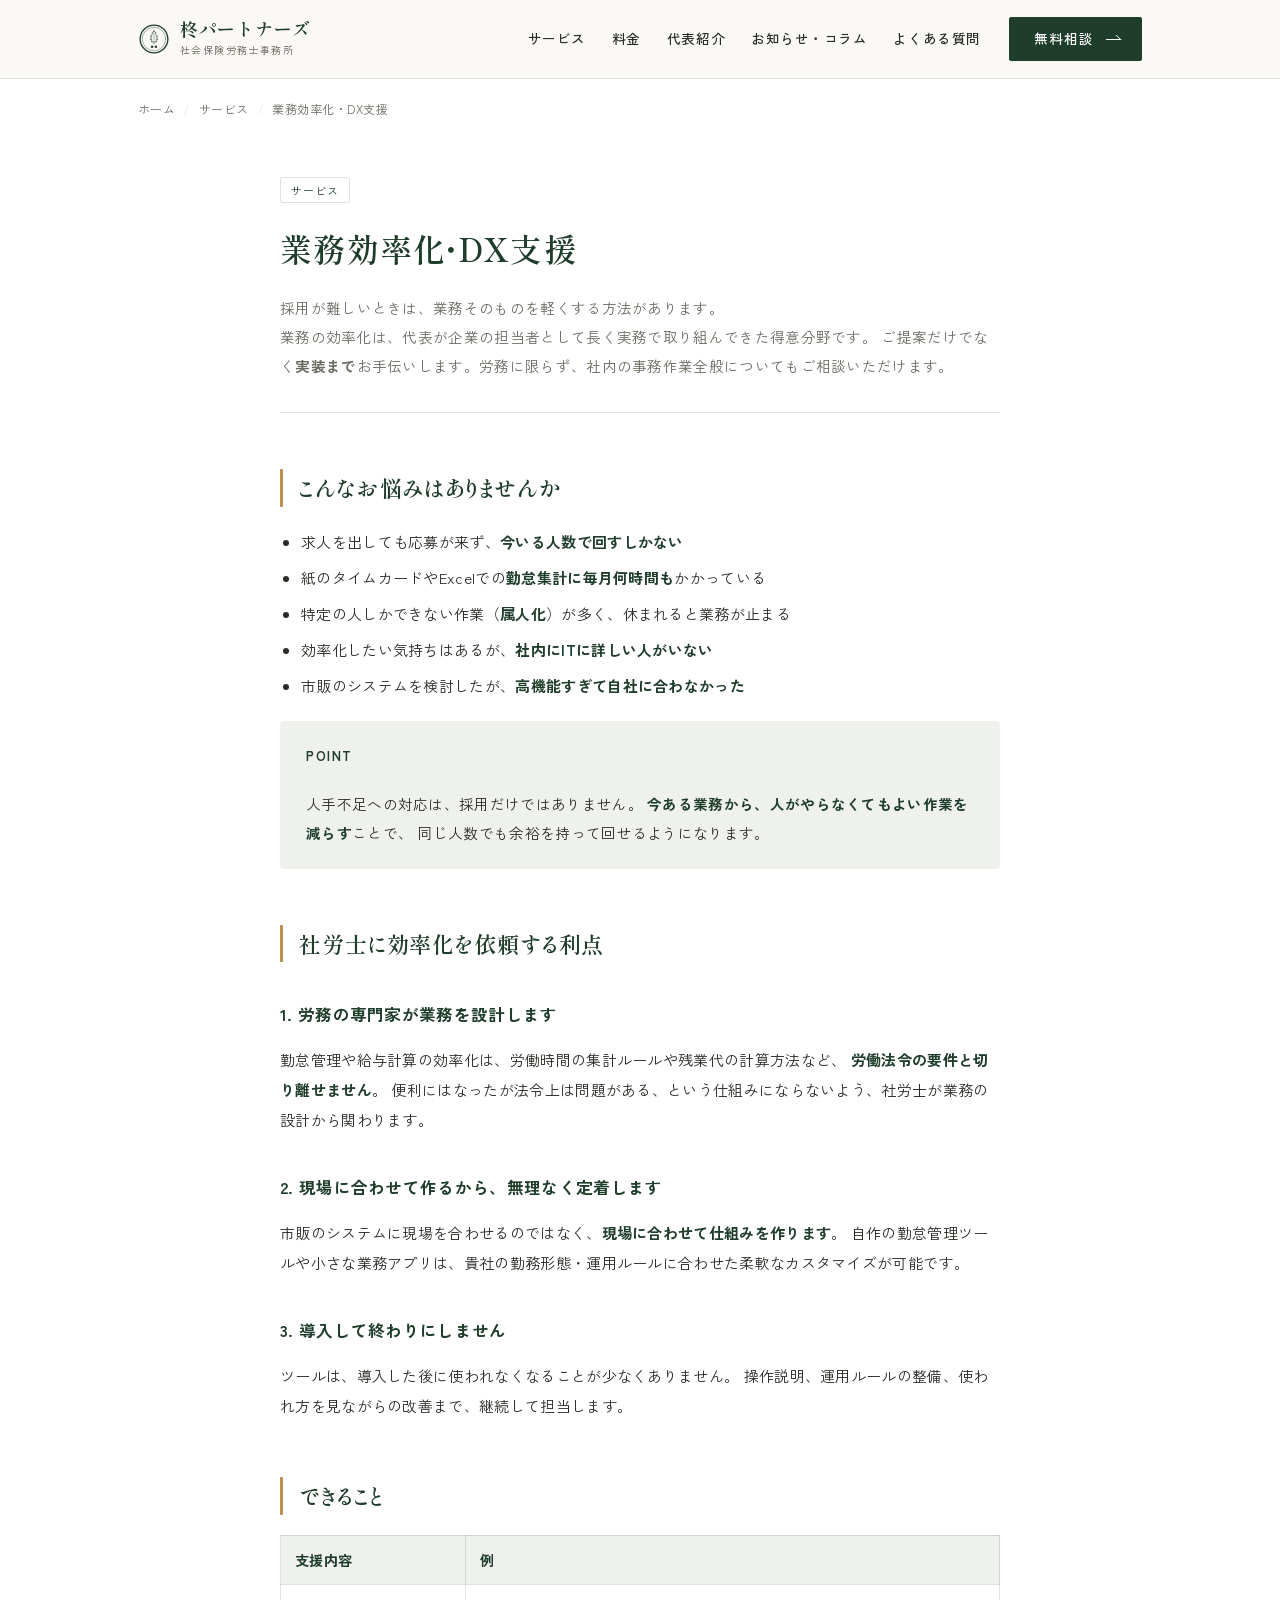
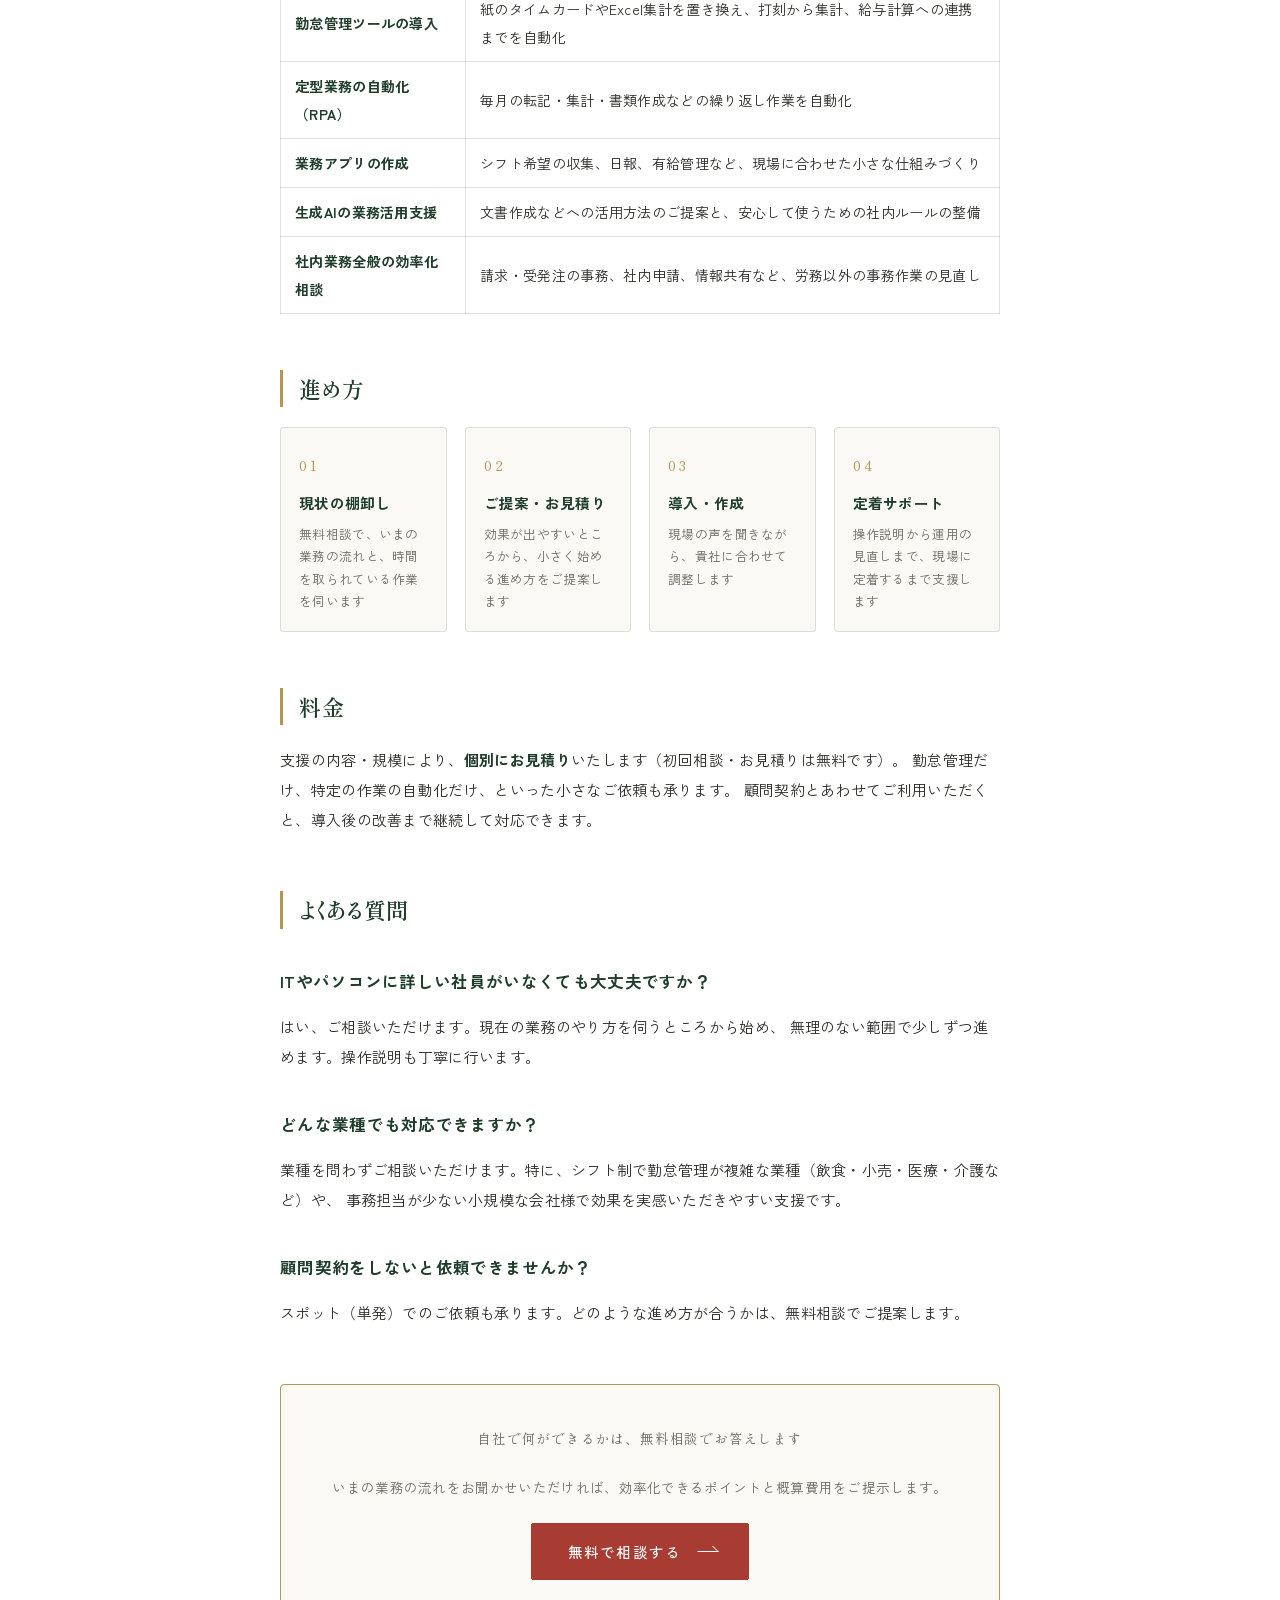
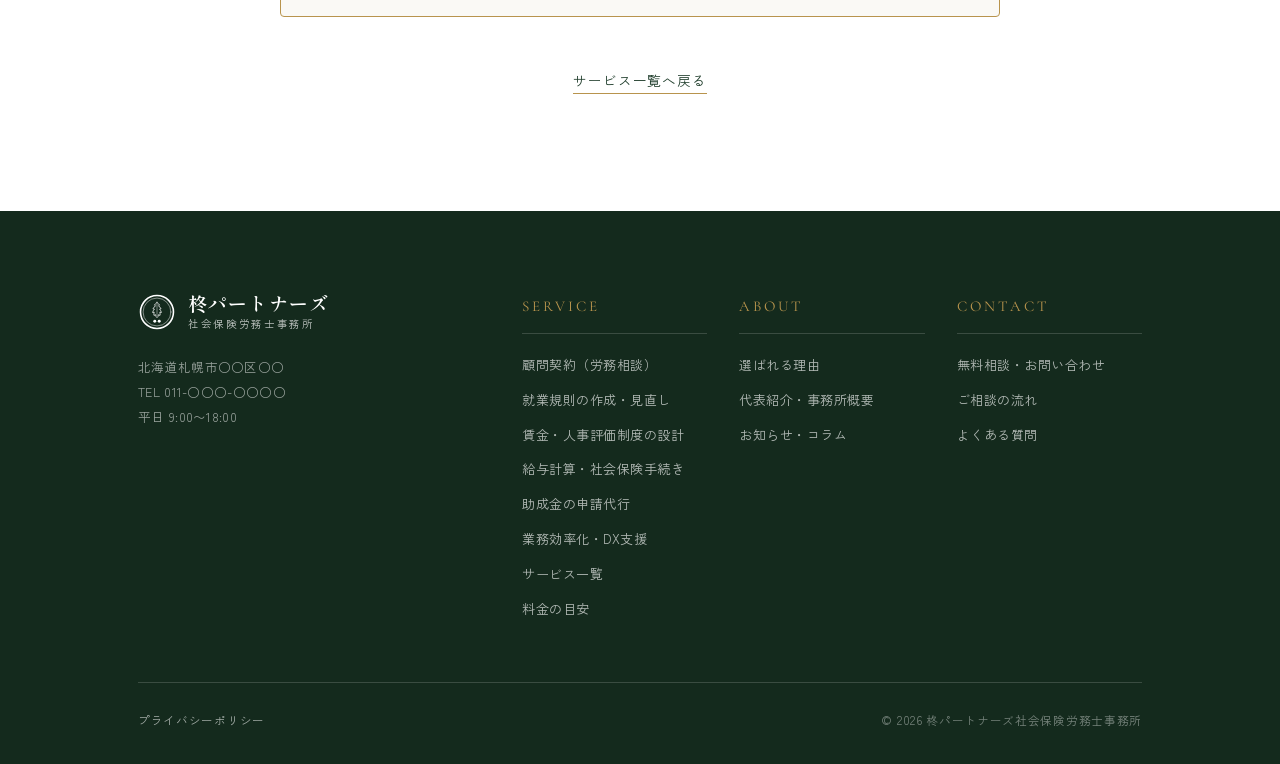
<file: service/dx.html>
<!DOCTYPE html>
<html lang="ja">
<head>
  <meta charset="UTF-8">
  <meta name="viewport" content="width=device-width, initial-scale=1.0">
  <meta name="robots" content="noindex, nofollow">

  <title>業務効率化・DX支援（勤怠管理・RPA・生成AI）|札幌の社労士 柊パートナーズ</title>
  <meta name="description" content="札幌の中小企業向けの業務効率化・DX支援。勤怠管理ツールの導入、定型業務の自動化（RPA）、業務アプリの作成、生成AIの活用まで、社労士が提案から実装、導入後の定着まで担当します。">
  <link rel="canonical" href="https://yugosss421-web.github.io/hiiragi-preview/service/dx.html">

  <meta property="og:type" content="website">
  <meta property="og:title" content="業務効率化・DX支援|札幌の社会保険労務士 柊パートナーズ">
  <meta property="og:description" content="採用が難しいときは、業務を軽くする方法があります。社会保険労務士が、ツールの導入から定着まで担当します。">
  <meta property="og:url" content="https://yugosss421-web.github.io/hiiragi-preview/service/dx.html">
  <meta property="og:locale" content="ja_JP">
  <meta property="og:site_name" content="柊パートナーズ社会保険労務士事務所">
  <meta property="og:image" content="https://yugosss421-web.github.io/hiiragi-preview/assets/img/ogp.jpg">
  <meta name="twitter:card" content="summary_large_image">

  <link rel="preconnect" href="https://fonts.googleapis.com">
  <link rel="preconnect" href="https://fonts.gstatic.com" crossorigin>
  <link href="https://fonts.googleapis.com/css2?family=Cormorant+Garamond:wght@500;600&family=Shippori+Mincho:wght@400;500;600;700&family=Zen+Kaku+Gothic+New:wght@400;500;700&display=swap" rel="stylesheet">
  <link rel="icon" href="../assets/img/favicon.svg" type="image/svg+xml">
  <link rel="apple-touch-icon" href="../assets/img/apple-touch-icon.png">
  <link rel="stylesheet" href="../css/style.css">

  <script type="application/ld+json">
  {
    "@context": "https://schema.org",
    "@type": "Service",
    "name": "業務効率化・DX支援",
    "description": "勤怠管理ツールの導入、定型業務の自動化（RPA）、業務アプリの作成、生成AIの業務活用支援",
    "provider": {
      "@type": "ProfessionalService",
      "name": "柊パートナーズ社会保険労務士事務所",
      "address": { "@type": "PostalAddress", "addressLocality": "札幌市", "addressRegion": "北海道" }
    },
    "areaServed": "札幌市および北海道全域"
  }
  </script>
  <script type="application/ld+json">
  {
    "@context": "https://schema.org",
    "@type": "BreadcrumbList",
    "itemListElement": [
      { "@type": "ListItem", "position": 1, "name": "ホーム", "item": "https://yugosss421-web.github.io/hiiragi-preview/" },
      { "@type": "ListItem", "position": 2, "name": "業務効率化・DX支援", "item": "https://yugosss421-web.github.io/hiiragi-preview/service/dx.html" }
    ]
  }
  </script>
</head>
<body class="page-body">

<header class="site-header">
  <div class="container header-inner">
    <a href="../index.html" class="brand">
      <span class="brand-mark" aria-hidden="true">
        <!-- 家紋風「丸に柊」ロゴ(C案) -->
        <svg viewBox="0 0 120 120" xmlns="http://www.w3.org/2000/svg" fill="none" stroke="currentColor" stroke-linejoin="round" stroke-linecap="round">
          <circle cx="60" cy="60" r="52" stroke-width="5"/>
          <circle cx="60" cy="60" r="44" stroke-width="1.5"/>
          <g transform="translate(60 54) scale(0.58) translate(-60 -51)">
            <path d="M60 10 Q50 16 46 24 L52 28 Q42 34 38 44 L46 46 Q38 54 36 64 L45 63 Q41 72 44 80 L52 76 Q52 86 60 92 Q68 86 68 76 L76 80 Q79 72 75 63 L84 64 Q82 54 74 46 L82 44 Q78 34 68 28 L74 24 Q70 16 60 10 Z" stroke-width="4"/>
            <path d="M60 20 L60 82" stroke-width="2.4"/>
          </g>
          <circle cx="53" cy="89" r="4.6" fill="currentColor" stroke="none"/>
          <circle cx="67" cy="89" r="4.6" fill="currentColor" stroke="none"/>
        </svg>
      </span>
      <span class="brand-text">
        <span class="brand-name">柊パートナーズ</span>
        <span class="brand-sub">社会保険労務士事務所</span>
      </span>
    </a>
    <nav class="global-nav" aria-label="メインメニュー">
      <a href="../index.html#service">サービス</a>
      <a href="../price.html">料金</a>
      <a href="../about.html">代表紹介</a>
      <a href="../news.html">お知らせ・コラム</a>
      <a href="../contact.html#faq">よくある質問</a>
    </nav>
    <a href="../contact.html" class="btn btn-header">無料相談</a>
    <button class="nav-toggle" id="nav-toggle" aria-label="メニューを開く" aria-expanded="false" aria-controls="mobile-menu">
      <span></span><span></span><span></span>
    </button>
  </div>
  <nav class="mobile-menu" id="mobile-menu" aria-label="モバイルメニュー" hidden>
    <a href="../index.html#reason">選ばれる理由</a>
    <a href="../index.html#service">サービス</a>
    <a href="../service/joseikin.html">助成金の申請代行</a>
    <a href="../contact.html#flow">ご相談の流れ</a>
    <a href="../price.html">料金</a>
    <a href="../about.html">代表紹介・事務所概要</a>
    <a href="../news.html">お知らせ・コラム</a>
    <a href="../contact.html#faq">よくある質問</a>
    <a href="../contact.html" class="mobile-menu-cta">無料相談・お問い合わせ</a>
  </nav>
</header>

<main>
  <div class="container">
    <nav class="breadcrumb" aria-label="パンくず">
      <a href="../index.html">ホーム</a><span></span><a href="../index.html#service">サービス</a><span></span>業務効率化・DX支援
    </nav>

    <article class="article">
      <header class="article-header">
        <div class="article-meta">
          <span class="news-tag">サービス</span>
        </div>
        <h1 class="article-title">業務効率化・DX支援</h1>
        <p class="article-lead">
          採用が難しいときは、業務そのものを軽くする方法があります。<br>
          業務の効率化は、代表が企業の担当者として長く実務で取り組んできた得意分野です。
          ご提案だけでなく<strong>実装まで</strong>お手伝いします。労務に限らず、社内の事務作業全般についてもご相談いただけます。
        </p>
      </header>

      <div class="article-body">

        <h2>こんなお悩みはありませんか</h2>
        <ul>
          <li>求人を出しても応募が来ず、<strong>今いる人数で回すしかない</strong></li>
          <li>紙のタイムカードやExcelでの<strong>勤怠集計に毎月何時間も</strong>かかっている</li>
          <li>特定の人しかできない作業（<strong>属人化</strong>）が多く、休まれると業務が止まる</li>
          <li>効率化したい気持ちはあるが、<strong>社内にITに詳しい人がいない</strong></li>
          <li>市販のシステムを検討したが、<strong>高機能すぎて自社に合わなかった</strong></li>
        </ul>

        <div class="article-point">
          <p class="article-point-title">POINT</p>
          <p>
            人手不足への対応は、採用だけではありません。
            <strong>今ある業務から、人がやらなくてもよい作業を減らす</strong>ことで、
            同じ人数でも余裕を持って回せるようになります。
          </p>
        </div>

        <h2>社労士に効率化を依頼する利点</h2>

        <h3>1. 労務の専門家が業務を設計します</h3>
        <p>
          勤怠管理や給与計算の効率化は、労働時間の集計ルールや残業代の計算方法など、
          <strong>労働法令の要件と切り離せません</strong>。
          便利にはなったが法令上は問題がある、という仕組みにならないよう、社労士が業務の設計から関わります。
        </p>

        <h3>2. 現場に合わせて作るから、無理なく定着します</h3>
        <p>
          市販のシステムに現場を合わせるのではなく、<strong>現場に合わせて仕組みを作ります</strong>。
          自作の勤怠管理ツールや小さな業務アプリは、貴社の勤務形態・運用ルールに合わせた柔軟なカスタマイズが可能です。
        </p>

        <h3>3. 導入して終わりにしません</h3>
        <p>
          ツールは、導入した後に使われなくなることが少なくありません。
          操作説明、運用ルールの整備、使われ方を見ながらの改善まで、継続して担当します。
        </p>

        <h2>できること</h2>
        <table>
          <thead>
            <tr><th>支援内容</th><th>例</th></tr>
          </thead>
          <tbody>
            <tr>
              <td><strong>勤怠管理ツールの導入</strong></td>
              <td>紙のタイムカードやExcel集計を置き換え、打刻から集計、給与計算への連携までを自動化</td>
            </tr>
            <tr>
              <td><strong>定型業務の自動化（RPA）</strong></td>
              <td>毎月の転記・集計・書類作成などの繰り返し作業を自動化</td>
            </tr>
            <tr>
              <td><strong>業務アプリの作成</strong></td>
              <td>シフト希望の収集、日報、有給管理など、現場に合わせた小さな仕組みづくり</td>
            </tr>
            <tr>
              <td><strong>生成AIの業務活用支援</strong></td>
              <td>文書作成などへの活用方法のご提案と、安心して使うための社内ルールの整備</td>
            </tr>
            <tr>
              <td><strong>社内業務全般の効率化相談</strong></td>
              <td>請求・受発注の事務、社内申請、情報共有など、労務以外の事務作業の見直し</td>
            </tr>
          </tbody>
        </table>

        <h2>進め方</h2>
        <ol class="flow-steps">
          <li>
            <h3>現状の棚卸し</h3>
            <p>無料相談で、いまの業務の流れと、時間を取られている作業を伺います</p>
          </li>
          <li>
            <h3>ご提案・お見積り</h3>
            <p>効果が出やすいところから、小さく始める進め方をご提案します</p>
          </li>
          <li>
            <h3>導入・作成</h3>
            <p>現場の声を聞きながら、貴社に合わせて調整します</p>
          </li>
          <li>
            <h3>定着サポート</h3>
            <p>操作説明から運用の見直しまで、現場に定着するまで支援します</p>
          </li>
        </ol>

        <h2>料金</h2>
        <p>
          支援の内容・規模により、<strong>個別にお見積り</strong>いたします（初回相談・お見積りは無料です）。
          勤怠管理だけ、特定の作業の自動化だけ、といった小さなご依頼も承ります。
          顧問契約とあわせてご利用いただくと、導入後の改善まで継続して対応できます。
        </p>

        <h2>よくある質問</h2>

        <h3>ITやパソコンに詳しい社員がいなくても大丈夫ですか？</h3>
        <p>
          はい、ご相談いただけます。現在の業務のやり方を伺うところから始め、
          無理のない範囲で少しずつ進めます。操作説明も丁寧に行います。
        </p>

        <h3>どんな業種でも対応できますか？</h3>
        <p>
          業種を問わずご相談いただけます。特に、シフト制で勤怠管理が複雑な業種（飲食・小売・医療・介護など）や、
          事務担当が少ない小規模な会社様で効果を実感いただきやすい支援です。
        </p>

        <h3>顧問契約をしないと依頼できませんか？</h3>
        <p>
          スポット（単発）でのご依頼も承ります。どのような進め方が合うかは、無料相談でご提案します。
        </p>

        <div class="article-cta">
          <p class="article-cta-title">自社で何ができるかは、無料相談でお答えします</p>
          <p>いまの業務の流れをお聞かせいただければ、効率化できるポイントと概算費用をご提示します。</p>
          <a href="../contact.html" class="btn btn-primary">無料で相談する</a>
        </div>

        <p class="article-back"><a href="../index.html#service">サービス一覧へ戻る</a></p>
      </div>
    </article>
  </div>
</main>

<footer class="site-footer">
  <div class="container">
    <div class="footer-main">
      <div class="footer-brand">
        <a href="../index.html" class="footer-logo">
          <span class="footer-mark" aria-hidden="true">
            <svg viewBox="0 0 120 120" xmlns="http://www.w3.org/2000/svg" fill="none" stroke="currentColor" stroke-linejoin="round" stroke-linecap="round">
          <circle cx="60" cy="60" r="52" stroke-width="5"/>
          <circle cx="60" cy="60" r="44" stroke-width="1.5"/>
          <g transform="translate(60 54) scale(0.58) translate(-60 -51)">
            <path d="M60 10 Q50 16 46 24 L52 28 Q42 34 38 44 L46 46 Q38 54 36 64 L45 63 Q41 72 44 80 L52 76 Q52 86 60 92 Q68 86 68 76 L76 80 Q79 72 75 63 L84 64 Q82 54 74 46 L82 44 Q78 34 68 28 L74 24 Q70 16 60 10 Z" stroke-width="4"/>
            <path d="M60 20 L60 82" stroke-width="2.4"/>
          </g>
          <circle cx="53" cy="89" r="4.6" fill="currentColor" stroke="none"/>
          <circle cx="67" cy="89" r="4.6" fill="currentColor" stroke="none"/>
        </svg>
          </span>
          <span>
            <span class="footer-name">柊パートナーズ</span>
            <span class="footer-sub">社会保険労務士事務所</span>
          </span>
        </a>
        <p class="footer-addr">
          北海道札幌市○○区○○<br>
          TEL 011-○○○-○○○○<br>
          平日 9:00〜18:00
        </p>
      </div>
      <nav class="footer-nav" aria-label="フッターメニュー">
        <div class="footer-col">
          <p class="footer-col-title">SERVICE</p>
          <a href="../service/komon.html">顧問契約（労務相談）</a>
          <a href="../service/shugyokisoku.html">就業規則の作成・見直し</a>
          <a href="../service/chingin-hyoka.html">賃金・人事評価制度の設計</a>
          <a href="../service/kyuyo.html">給与計算・社会保険手続き</a>
          <a href="../service/joseikin.html">助成金の申請代行</a>
          <a href="../service/dx.html">業務効率化・DX支援</a>
          <a href="../index.html#service">サービス一覧</a>
          <a href="../price.html">料金の目安</a>
        </div>
        <div class="footer-col">
          <p class="footer-col-title">ABOUT</p>
          <a href="../index.html#reason">選ばれる理由</a>
          <a href="../about.html">代表紹介・事務所概要</a>
          <a href="../news.html">お知らせ・コラム</a>
        </div>
        <div class="footer-col">
          <p class="footer-col-title">CONTACT</p>
          <a href="../contact.html">無料相談・お問い合わせ</a>
          <a href="../contact.html#flow">ご相談の流れ</a>
          <a href="../contact.html#faq">よくある質問</a>
        </div>
      </nav>
    </div>
    <div class="footer-bottom">
      <a href="../privacy.html">プライバシーポリシー</a>
      <p class="copyright">&copy; 2026 柊パートナーズ社会保険労務士事務所</p>
    </div>
  </div>
</footer>

<script>
(function () {
  const toggle = document.getElementById('nav-toggle');
  const menu = document.getElementById('mobile-menu');
  function close() {
    menu.hidden = true;
    toggle.classList.remove('is-open');
    toggle.setAttribute('aria-expanded', 'false');
  }
  toggle.addEventListener('click', function () {
    if (menu.hidden) {
      menu.hidden = false;
      toggle.classList.add('is-open');
      toggle.setAttribute('aria-expanded', 'true');
    } else { close(); }
  });
  menu.querySelectorAll('a').forEach(a => a.addEventListener('click', close));
})();
</script>

</body>
</html>
</file>
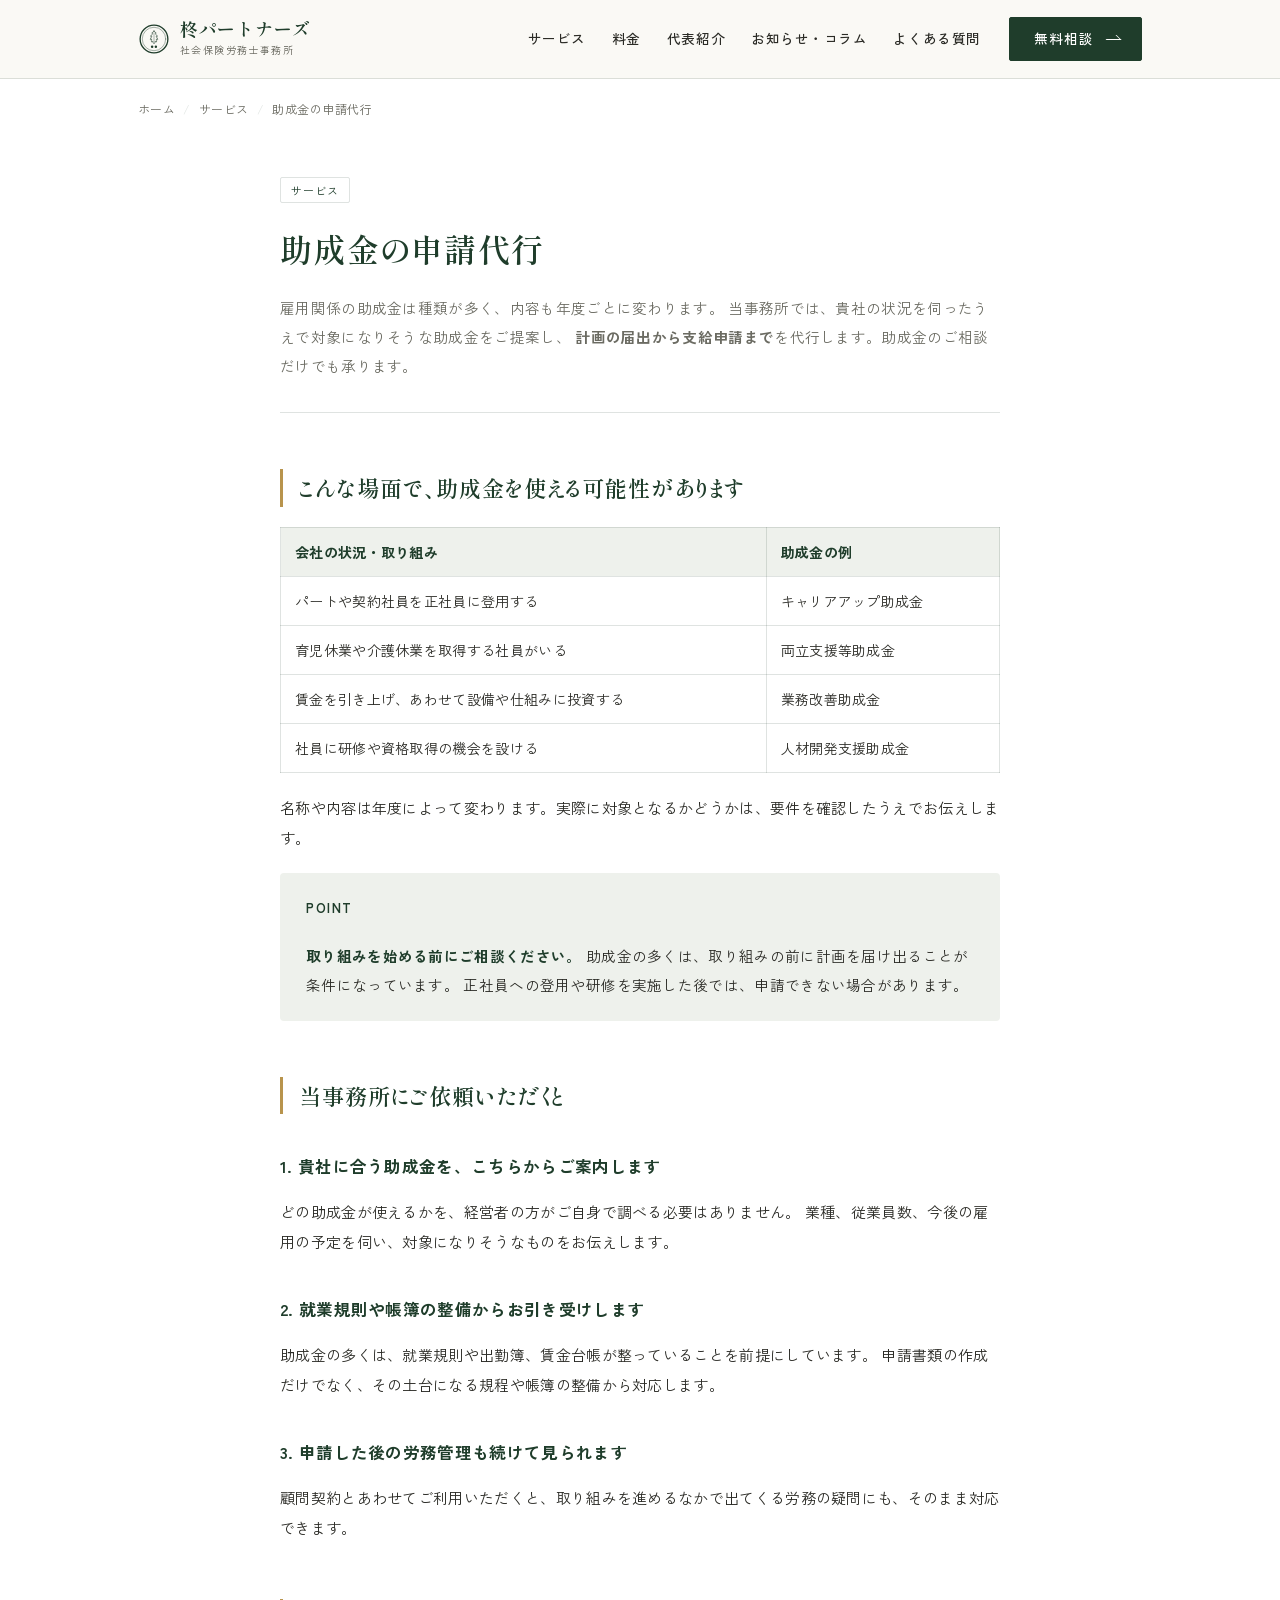
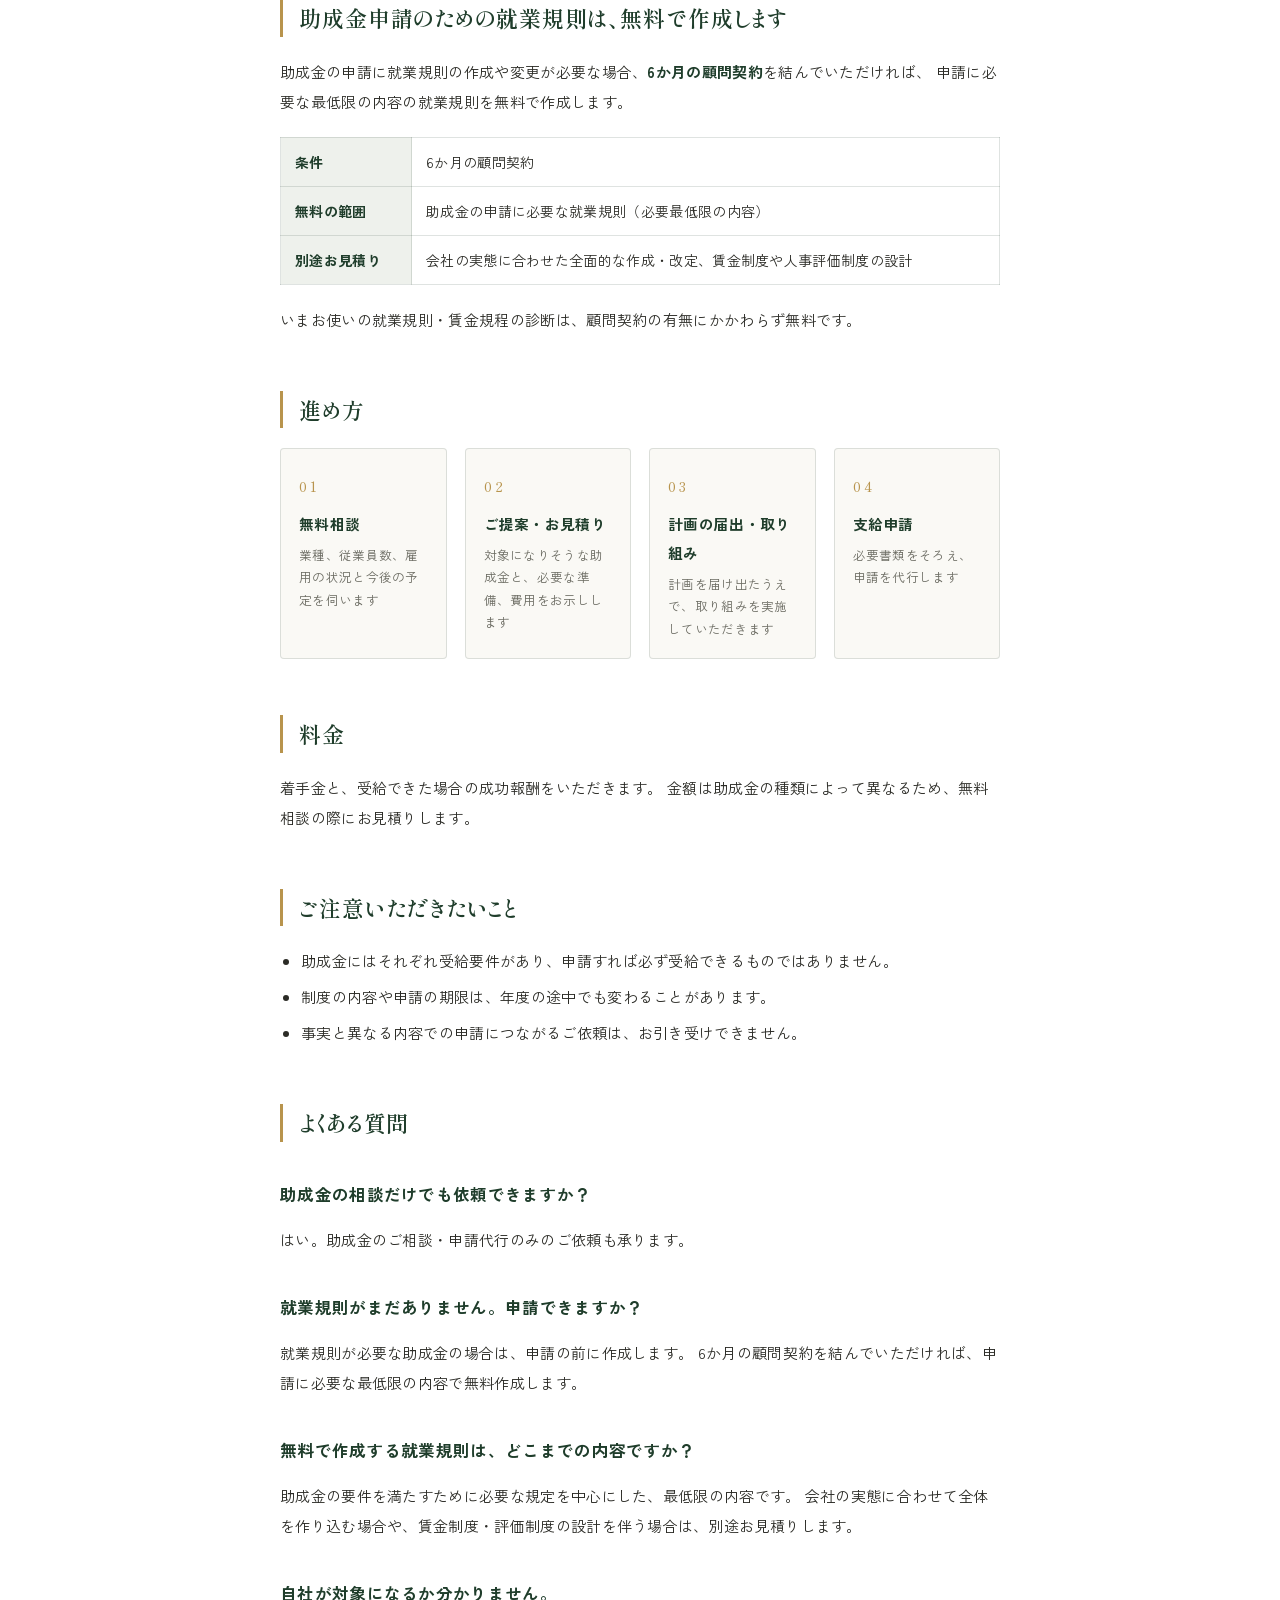
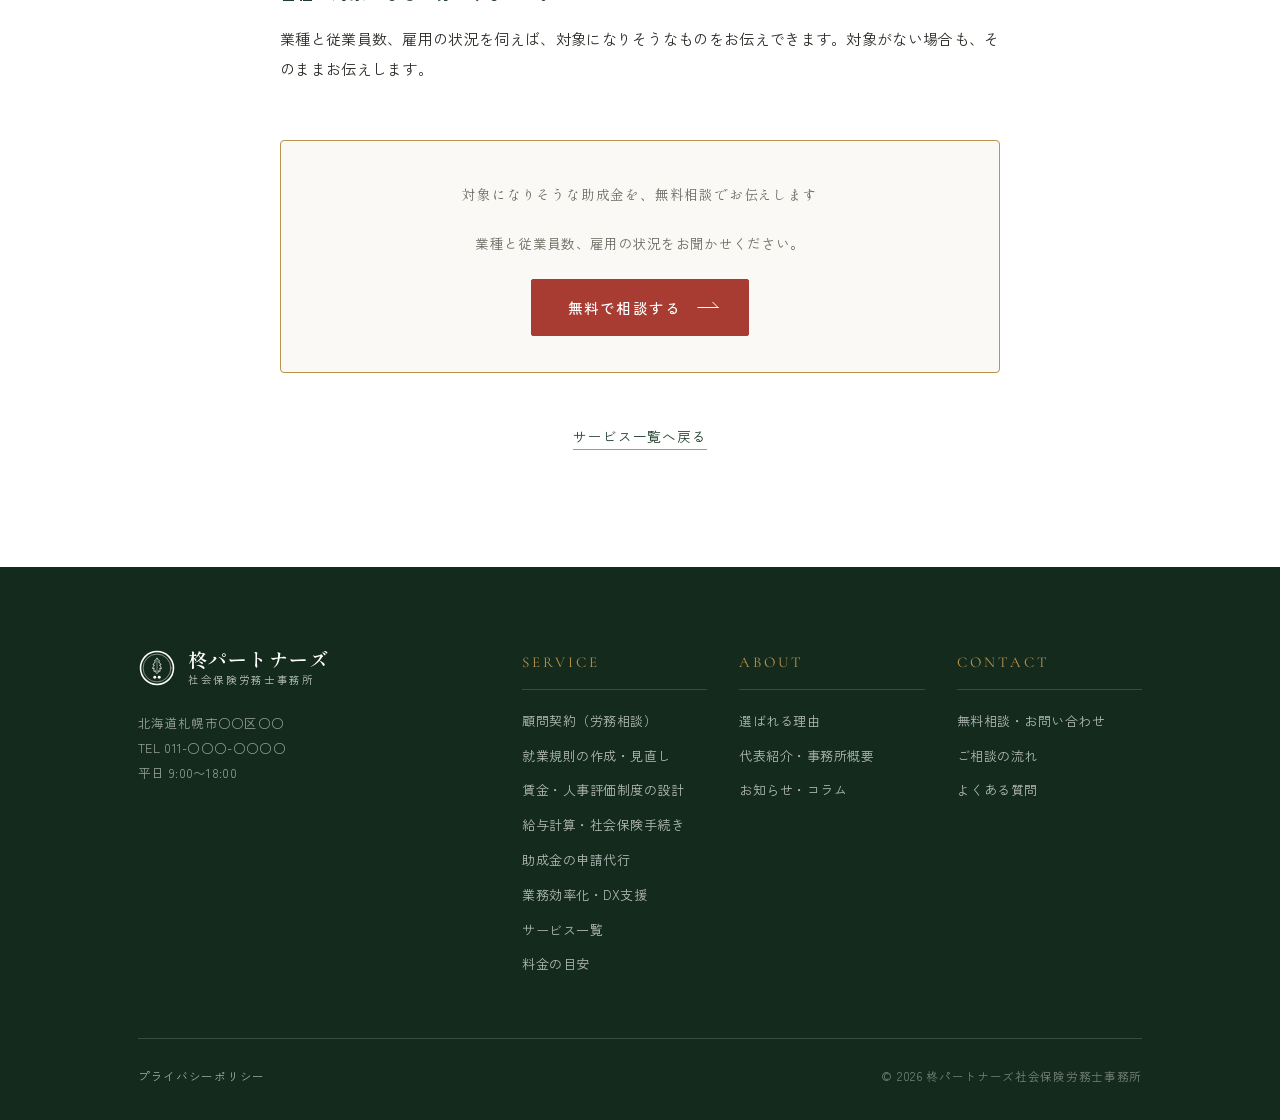
<file: service/joseikin.html>
<!DOCTYPE html>
<html lang="ja">
<head>
  <meta charset="UTF-8">
  <meta name="viewport" content="width=device-width, initial-scale=1.0">
  <meta name="robots" content="noindex, nofollow">

  <title>助成金の申請代行|札幌の社労士 柊パートナーズ</title>
  <meta name="description" content="札幌の社労士が、中小企業の雇用関係の助成金の申請を代行します。業種や雇用の状況に合わせて対象になりそうな助成金をご提案。助成金申請のための就業規則は、6か月の顧問契約で無料作成（必要最低限の内容）。">
  <link rel="canonical" href="https://yugosss421-web.github.io/hiiragi-preview/service/joseikin.html">

  <meta property="og:type" content="website">
  <meta property="og:title" content="助成金の申請代行|札幌の社労士 柊パートナーズ">
  <meta property="og:description" content="貴社に合う助成金をご提案し、計画の届出から支給申請までを代行します。就業規則・賃金規程の診断は無料です。">
  <meta property="og:url" content="https://yugosss421-web.github.io/hiiragi-preview/service/joseikin.html">
  <meta property="og:locale" content="ja_JP">
  <meta property="og:site_name" content="柊パートナーズ社会保険労務士事務所">
  <meta property="og:image" content="https://yugosss421-web.github.io/hiiragi-preview/assets/img/ogp.jpg">
  <meta name="twitter:card" content="summary_large_image">

  <link rel="preconnect" href="https://fonts.googleapis.com">
  <link rel="preconnect" href="https://fonts.gstatic.com" crossorigin>
  <link href="https://fonts.googleapis.com/css2?family=Cormorant+Garamond:wght@500;600&family=Shippori+Mincho:wght@400;500;600;700&family=Zen+Kaku+Gothic+New:wght@400;500;700&display=swap" rel="stylesheet">
  <link rel="icon" href="../assets/img/favicon.svg" type="image/svg+xml">
  <link rel="apple-touch-icon" href="../assets/img/apple-touch-icon.png">
  <link rel="stylesheet" href="../css/style.css">

  <script type="application/ld+json">
  {
    "@context": "https://schema.org",
    "@type": "Service",
    "name": "助成金の申請代行",
    "description": "雇用関係の助成金について、対象になりそうな助成金のご提案、計画の届出、支給申請の代行、申請に必要な就業規則の作成",
    "provider": {
      "@type": "ProfessionalService",
      "name": "柊パートナーズ社会保険労務士事務所",
      "address": { "@type": "PostalAddress", "addressLocality": "札幌市", "addressRegion": "北海道" }
    },
    "areaServed": "札幌市および北海道全域"
  }
  </script>
  <script type="application/ld+json">
  {
    "@context": "https://schema.org",
    "@type": "BreadcrumbList",
    "itemListElement": [
      { "@type": "ListItem", "position": 1, "name": "ホーム", "item": "https://yugosss421-web.github.io/hiiragi-preview/" },
      { "@type": "ListItem", "position": 2, "name": "助成金の申請代行", "item": "https://yugosss421-web.github.io/hiiragi-preview/service/joseikin.html" }
    ]
  }
  </script>
</head>
<body class="page-body">

<header class="site-header">
  <div class="container header-inner">
    <a href="../index.html" class="brand">
      <span class="brand-mark" aria-hidden="true">
        <!-- 家紋風「丸に柊」ロゴ(C案) -->
        <svg viewBox="0 0 120 120" xmlns="http://www.w3.org/2000/svg" fill="none" stroke="currentColor" stroke-linejoin="round" stroke-linecap="round">
          <circle cx="60" cy="60" r="52" stroke-width="5"/>
          <circle cx="60" cy="60" r="44" stroke-width="1.5"/>
          <g transform="translate(60 54) scale(0.58) translate(-60 -51)">
            <path d="M60 10 Q50 16 46 24 L52 28 Q42 34 38 44 L46 46 Q38 54 36 64 L45 63 Q41 72 44 80 L52 76 Q52 86 60 92 Q68 86 68 76 L76 80 Q79 72 75 63 L84 64 Q82 54 74 46 L82 44 Q78 34 68 28 L74 24 Q70 16 60 10 Z" stroke-width="4"/>
            <path d="M60 20 L60 82" stroke-width="2.4"/>
          </g>
          <circle cx="53" cy="89" r="4.6" fill="currentColor" stroke="none"/>
          <circle cx="67" cy="89" r="4.6" fill="currentColor" stroke="none"/>
        </svg>
      </span>
      <span class="brand-text">
        <span class="brand-name">柊パートナーズ</span>
        <span class="brand-sub">社会保険労務士事務所</span>
      </span>
    </a>
    <nav class="global-nav" aria-label="メインメニュー">
      <a href="../index.html#service">サービス</a>
      <a href="../price.html">料金</a>
      <a href="../about.html">代表紹介</a>
      <a href="../news.html">お知らせ・コラム</a>
      <a href="../contact.html#faq">よくある質問</a>
    </nav>
    <a href="../contact.html" class="btn btn-header">無料相談</a>
    <button class="nav-toggle" id="nav-toggle" aria-label="メニューを開く" aria-expanded="false" aria-controls="mobile-menu">
      <span></span><span></span><span></span>
    </button>
  </div>
  <nav class="mobile-menu" id="mobile-menu" aria-label="モバイルメニュー" hidden>
    <a href="../index.html#reason">選ばれる理由</a>
    <a href="../index.html#service">サービス</a>
    <a href="../service/joseikin.html">助成金の申請代行</a>
    <a href="../contact.html#flow">ご相談の流れ</a>
    <a href="../price.html">料金</a>
    <a href="../about.html">代表紹介・事務所概要</a>
    <a href="../news.html">お知らせ・コラム</a>
    <a href="../contact.html#faq">よくある質問</a>
    <a href="../contact.html" class="mobile-menu-cta">無料相談・お問い合わせ</a>
  </nav>
</header>

<main>
  <div class="container">
    <nav class="breadcrumb" aria-label="パンくず">
      <a href="../index.html">ホーム</a><span></span><a href="../index.html#service">サービス</a><span></span>助成金の申請代行
    </nav>

    <article class="article">
      <header class="article-header">
        <div class="article-meta">
          <span class="news-tag">サービス</span>
        </div>
        <h1 class="article-title">助成金の申請代行</h1>
        <p class="article-lead">
          雇用関係の助成金は種類が多く、内容も年度ごとに変わります。
          当事務所では、貴社の状況を伺ったうえで対象になりそうな助成金をご提案し、
          <strong>計画の届出から支給申請まで</strong>を代行します。助成金のご相談だけでも承ります。
        </p>
      </header>

      <div class="article-body">

        <h2>こんな場面で、助成金を使える可能性があります</h2>
        <!-- 【要確認】公開前に、当年度の制度名・対象となる取り組みを代表が確認すること。金額や要件はここには書かない -->
        <table>
          <thead>
            <tr><th>会社の状況・取り組み</th><th>助成金の例</th></tr>
          </thead>
          <tbody>
            <tr><td>パートや契約社員を正社員に登用する</td><td>キャリアアップ助成金</td></tr>
            <tr><td>育児休業や介護休業を取得する社員がいる</td><td>両立支援等助成金</td></tr>
            <tr><td>賃金を引き上げ、あわせて設備や仕組みに投資する</td><td>業務改善助成金</td></tr>
            <tr><td>社員に研修や資格取得の機会を設ける</td><td>人材開発支援助成金</td></tr>
          </tbody>
        </table>
        <p>
          名称や内容は年度によって変わります。実際に対象となるかどうかは、要件を確認したうえでお伝えします。
        </p>

        <div class="article-point">
          <p class="article-point-title">POINT</p>
          <p>
            <strong>取り組みを始める前にご相談ください。</strong>
            助成金の多くは、取り組みの前に計画を届け出ることが条件になっています。
            正社員への登用や研修を実施した後では、申請できない場合があります。
          </p>
        </div>

        <h2>当事務所にご依頼いただくと</h2>

        <h3>1. 貴社に合う助成金を、こちらからご案内します</h3>
        <p>
          どの助成金が使えるかを、経営者の方がご自身で調べる必要はありません。
          業種、従業員数、今後の雇用の予定を伺い、対象になりそうなものをお伝えします。
        </p>

        <h3>2. 就業規則や帳簿の整備からお引き受けします</h3>
        <p>
          助成金の多くは、就業規則や出勤簿、賃金台帳が整っていることを前提にしています。
          申請書類の作成だけでなく、その土台になる規程や帳簿の整備から対応します。
        </p>

        <h3>3. 申請した後の労務管理も続けて見られます</h3>
        <p>
          顧問契約とあわせてご利用いただくと、取り組みを進めるなかで出てくる労務の疑問にも、そのまま対応できます。
        </p>

        <h2>助成金申請のための就業規則は、無料で作成します</h2>
        <p>
          助成金の申請に就業規則の作成や変更が必要な場合、<strong>6か月の顧問契約</strong>を結んでいただければ、
          申請に必要な最低限の内容の就業規則を無料で作成します。
        </p>
        <table>
          <tbody>
            <tr><th>条件</th><td>6か月の顧問契約</td></tr>
            <tr><th>無料の範囲</th><td>助成金の申請に必要な就業規則（必要最低限の内容）</td></tr>
            <tr><th>別途お見積り</th><td>会社の実態に合わせた全面的な作成・改定、賃金制度や人事評価制度の設計</td></tr>
          </tbody>
        </table>
        <p>
          いまお使いの就業規則・賃金規程の診断は、顧問契約の有無にかかわらず無料です。
        </p>

        <h2>進め方</h2>
        <ol class="flow-steps">
          <li>
            <h3>無料相談</h3>
            <p>業種、従業員数、雇用の状況と今後の予定を伺います</p>
          </li>
          <li>
            <h3>ご提案・お見積り</h3>
            <p>対象になりそうな助成金と、必要な準備、費用をお示しします</p>
          </li>
          <li>
            <h3>計画の届出・取り組み</h3>
            <p>計画を届け出たうえで、取り組みを実施していただきます</p>
          </li>
          <li>
            <h3>支給申請</h3>
            <p>必要書類をそろえ、申請を代行します</p>
          </li>
        </ol>

        <h2>料金</h2>
        <p>
          着手金と、受給できた場合の成功報酬をいただきます。
          金額は助成金の種類によって異なるため、無料相談の際にお見積りします。
        </p>

        <h2>ご注意いただきたいこと</h2>
        <ul>
          <li>助成金にはそれぞれ受給要件があり、申請すれば必ず受給できるものではありません。</li>
          <li>制度の内容や申請の期限は、年度の途中でも変わることがあります。</li>
          <li>事実と異なる内容での申請につながるご依頼は、お引き受けできません。</li>
        </ul>

        <h2>よくある質問</h2>

        <h3>助成金の相談だけでも依頼できますか？</h3>
        <p>
          はい。助成金のご相談・申請代行のみのご依頼も承ります。
        </p>

        <h3>就業規則がまだありません。申請できますか？</h3>
        <p>
          就業規則が必要な助成金の場合は、申請の前に作成します。
          6か月の顧問契約を結んでいただければ、申請に必要な最低限の内容で無料作成します。
        </p>

        <h3>無料で作成する就業規則は、どこまでの内容ですか？</h3>
        <p>
          助成金の要件を満たすために必要な規定を中心にした、最低限の内容です。
          会社の実態に合わせて全体を作り込む場合や、賃金制度・評価制度の設計を伴う場合は、別途お見積りします。
        </p>

        <h3>自社が対象になるか分かりません。</h3>
        <p>
          業種と従業員数、雇用の状況を伺えば、対象になりそうなものをお伝えできます。対象がない場合も、そのままお伝えします。
        </p>

        <div class="article-cta">
          <p class="article-cta-title">対象になりそうな助成金を、無料相談でお伝えします</p>
          <p>業種と従業員数、雇用の状況をお聞かせください。</p>
          <a href="../contact.html" class="btn btn-primary">無料で相談する</a>
        </div>

        <p class="article-back"><a href="../index.html#service">サービス一覧へ戻る</a></p>
      </div>
    </article>
  </div>
</main>

<footer class="site-footer">
  <div class="container">
    <div class="footer-main">
      <div class="footer-brand">
        <a href="../index.html" class="footer-logo">
          <span class="footer-mark" aria-hidden="true">
            <svg viewBox="0 0 120 120" xmlns="http://www.w3.org/2000/svg" fill="none" stroke="currentColor" stroke-linejoin="round" stroke-linecap="round">
          <circle cx="60" cy="60" r="52" stroke-width="5"/>
          <circle cx="60" cy="60" r="44" stroke-width="1.5"/>
          <g transform="translate(60 54) scale(0.58) translate(-60 -51)">
            <path d="M60 10 Q50 16 46 24 L52 28 Q42 34 38 44 L46 46 Q38 54 36 64 L45 63 Q41 72 44 80 L52 76 Q52 86 60 92 Q68 86 68 76 L76 80 Q79 72 75 63 L84 64 Q82 54 74 46 L82 44 Q78 34 68 28 L74 24 Q70 16 60 10 Z" stroke-width="4"/>
            <path d="M60 20 L60 82" stroke-width="2.4"/>
          </g>
          <circle cx="53" cy="89" r="4.6" fill="currentColor" stroke="none"/>
          <circle cx="67" cy="89" r="4.6" fill="currentColor" stroke="none"/>
        </svg>
          </span>
          <span>
            <span class="footer-name">柊パートナーズ</span>
            <span class="footer-sub">社会保険労務士事務所</span>
          </span>
        </a>
        <p class="footer-addr">
          北海道札幌市○○区○○<br>
          TEL 011-○○○-○○○○<br>
          平日 9:00〜18:00
        </p>
      </div>
      <nav class="footer-nav" aria-label="フッターメニュー">
        <div class="footer-col">
          <p class="footer-col-title">SERVICE</p>
          <a href="../service/komon.html">顧問契約（労務相談）</a>
          <a href="../service/shugyokisoku.html">就業規則の作成・見直し</a>
          <a href="../service/chingin-hyoka.html">賃金・人事評価制度の設計</a>
          <a href="../service/kyuyo.html">給与計算・社会保険手続き</a>
          <a href="../service/joseikin.html">助成金の申請代行</a>
          <a href="../service/dx.html">業務効率化・DX支援</a>
          <a href="../index.html#service">サービス一覧</a>
          <a href="../price.html">料金の目安</a>
        </div>
        <div class="footer-col">
          <p class="footer-col-title">ABOUT</p>
          <a href="../index.html#reason">選ばれる理由</a>
          <a href="../about.html">代表紹介・事務所概要</a>
          <a href="../news.html">お知らせ・コラム</a>
        </div>
        <div class="footer-col">
          <p class="footer-col-title">CONTACT</p>
          <a href="../contact.html">無料相談・お問い合わせ</a>
          <a href="../contact.html#flow">ご相談の流れ</a>
          <a href="../contact.html#faq">よくある質問</a>
        </div>
      </nav>
    </div>
    <div class="footer-bottom">
      <a href="../privacy.html">プライバシーポリシー</a>
      <p class="copyright">&copy; 2026 柊パートナーズ社会保険労務士事務所</p>
    </div>
  </div>
</footer>

<script>
(function () {
  const toggle = document.getElementById('nav-toggle');
  const menu = document.getElementById('mobile-menu');
  function close() {
    menu.hidden = true;
    toggle.classList.remove('is-open');
    toggle.setAttribute('aria-expanded', 'false');
  }
  toggle.addEventListener('click', function () {
    if (menu.hidden) {
      menu.hidden = false;
      toggle.classList.add('is-open');
      toggle.setAttribute('aria-expanded', 'true');
    } else { close(); }
  });
  menu.querySelectorAll('a').forEach(a => a.addEventListener('click', close));
})();
</script>

</body>
</html>
</file>
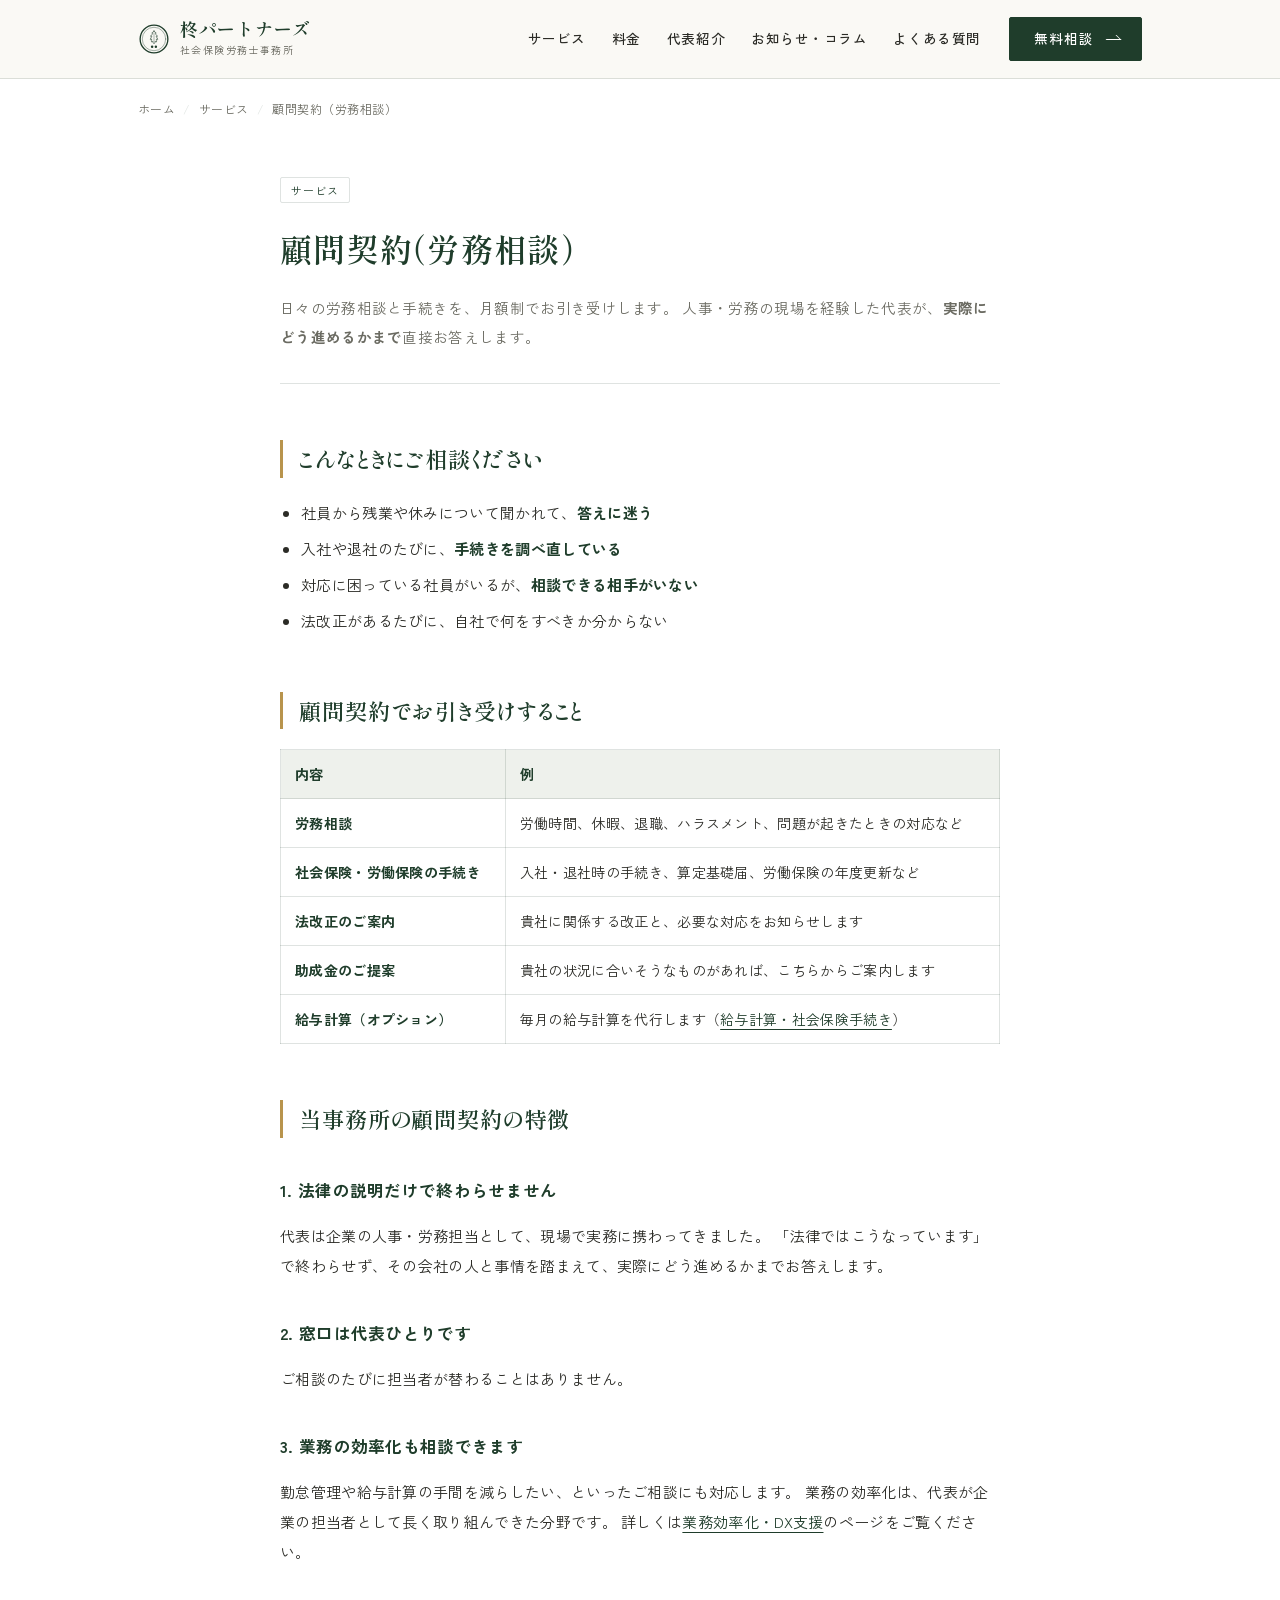
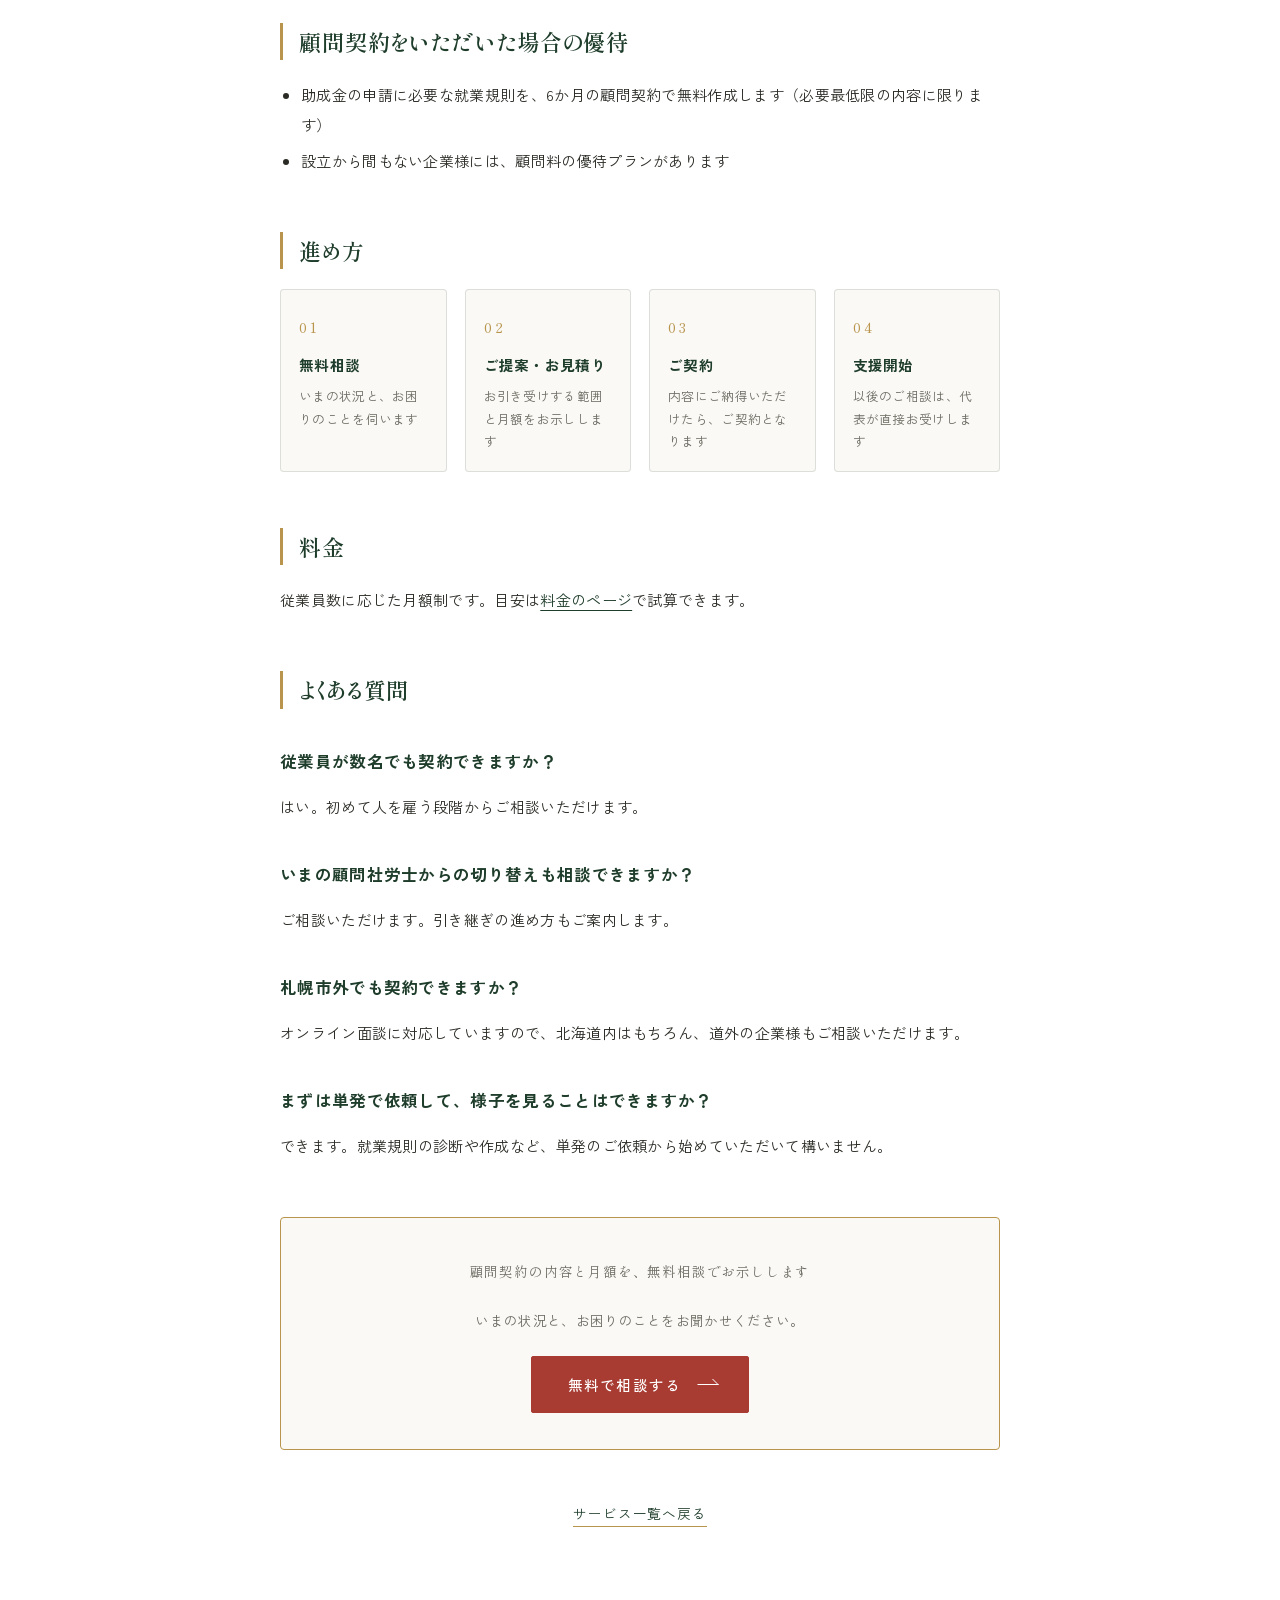
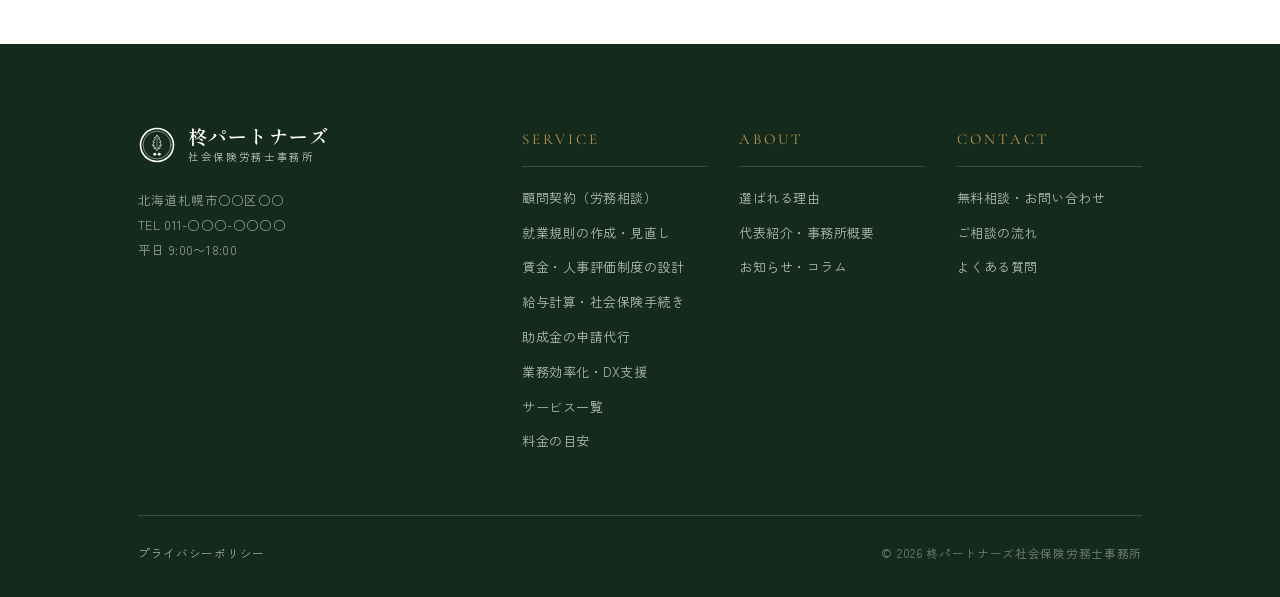
<file: service/komon.html>
<!DOCTYPE html>
<html lang="ja">
<head>
  <meta charset="UTF-8">
  <meta name="viewport" content="width=device-width, initial-scale=1.0">
  <meta name="robots" content="noindex, nofollow">

  <title>顧問契約（労務相談）|札幌の社労士 柊パートナーズ</title>
  <meta name="description" content="札幌の中小企業向けの顧問契約。日々の労務相談と社会保険・労働保険の手続きを月額制でお引き受けします。人事・労務の現場を経験した代表社労士が、実際にどう進めるかまで直接お答えします。">
  <link rel="canonical" href="https://yugosss421-web.github.io/hiiragi-preview/service/komon.html">

  <meta property="og:type" content="website">
  <meta property="og:title" content="顧問契約（労務相談）|札幌の社労士 柊パートナーズ">
  <meta property="og:description" content="日々の労務相談と手続きを月額制で。人事・労務の現場を経験した代表社労士が直接お答えします。">
  <meta property="og:url" content="https://yugosss421-web.github.io/hiiragi-preview/service/komon.html">
  <meta property="og:locale" content="ja_JP">
  <meta property="og:site_name" content="柊パートナーズ社会保険労務士事務所">
  <meta property="og:image" content="https://yugosss421-web.github.io/hiiragi-preview/assets/img/ogp.jpg">
  <meta name="twitter:card" content="summary_large_image">

  <link rel="preconnect" href="https://fonts.googleapis.com">
  <link rel="preconnect" href="https://fonts.gstatic.com" crossorigin>
  <link href="https://fonts.googleapis.com/css2?family=Cormorant+Garamond:wght@500;600&family=Shippori+Mincho:wght@400;500;600;700&family=Zen+Kaku+Gothic+New:wght@400;500;700&display=swap" rel="stylesheet">
  <link rel="icon" href="../assets/img/favicon.svg" type="image/svg+xml">
  <link rel="apple-touch-icon" href="../assets/img/apple-touch-icon.png">
  <link rel="stylesheet" href="../css/style.css">

  <script type="application/ld+json">
  {
    "@context": "https://schema.org",
    "@type": "Service",
    "name": "顧問契約（労務相談）",
    "description": "労務相談、社会保険・労働保険の手続き、法改正のご案内、助成金のご提案を月額制で提供する顧問契約",
    "provider": {
      "@type": "ProfessionalService",
      "name": "柊パートナーズ社会保険労務士事務所",
      "address": { "@type": "PostalAddress", "addressLocality": "札幌市", "addressRegion": "北海道" }
    },
    "areaServed": "札幌市および北海道全域"
  }
  </script>
  <script type="application/ld+json">
  {
    "@context": "https://schema.org",
    "@type": "BreadcrumbList",
    "itemListElement": [
      { "@type": "ListItem", "position": 1, "name": "ホーム", "item": "https://yugosss421-web.github.io/hiiragi-preview/" },
      { "@type": "ListItem", "position": 2, "name": "顧問契約（労務相談）", "item": "https://yugosss421-web.github.io/hiiragi-preview/service/komon.html" }
    ]
  }
  </script>
</head>
<body class="page-body">

<header class="site-header">
  <div class="container header-inner">
    <a href="../index.html" class="brand">
      <span class="brand-mark" aria-hidden="true">
        <!-- 家紋風「丸に柊」ロゴ(C案) -->
        <svg viewBox="0 0 120 120" xmlns="http://www.w3.org/2000/svg" fill="none" stroke="currentColor" stroke-linejoin="round" stroke-linecap="round">
          <circle cx="60" cy="60" r="52" stroke-width="5"/>
          <circle cx="60" cy="60" r="44" stroke-width="1.5"/>
          <g transform="translate(60 54) scale(0.58) translate(-60 -51)">
            <path d="M60 10 Q50 16 46 24 L52 28 Q42 34 38 44 L46 46 Q38 54 36 64 L45 63 Q41 72 44 80 L52 76 Q52 86 60 92 Q68 86 68 76 L76 80 Q79 72 75 63 L84 64 Q82 54 74 46 L82 44 Q78 34 68 28 L74 24 Q70 16 60 10 Z" stroke-width="4"/>
            <path d="M60 20 L60 82" stroke-width="2.4"/>
          </g>
          <circle cx="53" cy="89" r="4.6" fill="currentColor" stroke="none"/>
          <circle cx="67" cy="89" r="4.6" fill="currentColor" stroke="none"/>
        </svg>
      </span>
      <span class="brand-text">
        <span class="brand-name">柊パートナーズ</span>
        <span class="brand-sub">社会保険労務士事務所</span>
      </span>
    </a>
    <nav class="global-nav" aria-label="メインメニュー">
      <a href="../index.html#service">サービス</a>
      <a href="../price.html">料金</a>
      <a href="../about.html">代表紹介</a>
      <a href="../news.html">お知らせ・コラム</a>
      <a href="../contact.html#faq">よくある質問</a>
    </nav>
    <a href="../contact.html" class="btn btn-header">無料相談</a>
    <button class="nav-toggle" id="nav-toggle" aria-label="メニューを開く" aria-expanded="false" aria-controls="mobile-menu">
      <span></span><span></span><span></span>
    </button>
  </div>
  <nav class="mobile-menu" id="mobile-menu" aria-label="モバイルメニュー" hidden>
    <a href="../index.html#reason">選ばれる理由</a>
    <a href="../index.html#service">サービス</a>
    <a href="../service/joseikin.html">助成金の申請代行</a>
    <a href="../contact.html#flow">ご相談の流れ</a>
    <a href="../price.html">料金</a>
    <a href="../about.html">代表紹介・事務所概要</a>
    <a href="../news.html">お知らせ・コラム</a>
    <a href="../contact.html#faq">よくある質問</a>
    <a href="../contact.html" class="mobile-menu-cta">無料相談・お問い合わせ</a>
  </nav>
</header>

<main>
  <div class="container">
    <nav class="breadcrumb" aria-label="パンくず">
      <a href="../index.html">ホーム</a><span></span><a href="../index.html#service">サービス</a><span></span>顧問契約（労務相談）
    </nav>

    <article class="article">
      <header class="article-header">
        <div class="article-meta">
          <span class="news-tag">サービス</span>
        </div>
        <h1 class="article-title">顧問契約（労務相談）</h1>
        <p class="article-lead">
          日々の労務相談と手続きを、月額制でお引き受けします。
          人事・労務の現場を経験した代表が、<strong>実際にどう進めるかまで</strong>直接お答えします。
        </p>
      </header>

      <div class="article-body">

        <h2>こんなときにご相談ください</h2>
        <ul>
          <li>社員から残業や休みについて聞かれて、<strong>答えに迷う</strong></li>
          <li>入社や退社のたびに、<strong>手続きを調べ直している</strong></li>
          <li>対応に困っている社員がいるが、<strong>相談できる相手がいない</strong></li>
          <li>法改正があるたびに、自社で何をすべきか分からない</li>
        </ul>

        <h2>顧問契約でお引き受けすること</h2>
        <table>
          <thead>
            <tr><th>内容</th><th>例</th></tr>
          </thead>
          <tbody>
            <tr><td><strong>労務相談</strong></td><td>労働時間、休暇、退職、ハラスメント、問題が起きたときの対応など</td></tr>
            <tr><td><strong>社会保険・労働保険の手続き</strong></td><td>入社・退社時の手続き、算定基礎届、労働保険の年度更新など</td></tr>
            <tr><td><strong>法改正のご案内</strong></td><td>貴社に関係する改正と、必要な対応をお知らせします</td></tr>
            <tr><td><strong>助成金のご提案</strong></td><td>貴社の状況に合いそうなものがあれば、こちらからご案内します</td></tr>
            <tr><td><strong>給与計算（オプション）</strong></td><td>毎月の給与計算を代行します（<a href="kyuyo.html">給与計算・社会保険手続き</a>）</td></tr>
          </tbody>
        </table>

        <h2>当事務所の顧問契約の特徴</h2>

        <h3>1. 法律の説明だけで終わらせません</h3>
        <p>
          代表は企業の人事・労務担当として、現場で実務に携わってきました。
          「法律ではこうなっています」で終わらせず、その会社の人と事情を踏まえて、実際にどう進めるかまでお答えします。
        </p>

        <h3>2. 窓口は代表ひとりです</h3>
        <p>
          ご相談のたびに担当者が替わることはありません。
        </p>

        <h3>3. 業務の効率化も相談できます</h3>
        <p>
          勤怠管理や給与計算の手間を減らしたい、といったご相談にも対応します。
          業務の効率化は、代表が企業の担当者として長く取り組んできた分野です。
          詳しくは<a href="dx.html">業務効率化・DX支援</a>のページをご覧ください。
        </p>

        <h2>顧問契約をいただいた場合の優待</h2>
        <ul>
          <li>助成金の申請に必要な就業規則を、6か月の顧問契約で無料作成します（必要最低限の内容に限ります）</li>
          <li>設立から間もない企業様には、顧問料の優待プランがあります</li>
        </ul>

        <h2>進め方</h2>
        <ol class="flow-steps">
          <li>
            <h3>無料相談</h3>
            <p>いまの状況と、お困りのことを伺います</p>
          </li>
          <li>
            <h3>ご提案・お見積り</h3>
            <p>お引き受けする範囲と月額をお示しします</p>
          </li>
          <li>
            <h3>ご契約</h3>
            <p>内容にご納得いただけたら、ご契約となります</p>
          </li>
          <li>
            <h3>支援開始</h3>
            <p>以後のご相談は、代表が直接お受けします</p>
          </li>
        </ol>

        <h2>料金</h2>
        <p>
          従業員数に応じた月額制です。目安は<a href="../price.html">料金のページ</a>で試算できます。
        </p>

        <h2>よくある質問</h2>

        <h3>従業員が数名でも契約できますか？</h3>
        <p>
          はい。初めて人を雇う段階からご相談いただけます。
        </p>

        <h3>いまの顧問社労士からの切り替えも相談できますか？</h3>
        <p>
          ご相談いただけます。引き継ぎの進め方もご案内します。
        </p>

        <h3>札幌市外でも契約できますか？</h3>
        <p>
          オンライン面談に対応していますので、北海道内はもちろん、道外の企業様もご相談いただけます。
        </p>

        <h3>まずは単発で依頼して、様子を見ることはできますか？</h3>
        <p>
          できます。就業規則の診断や作成など、単発のご依頼から始めていただいて構いません。
        </p>

        <div class="article-cta">
          <p class="article-cta-title">顧問契約の内容と月額を、無料相談でお示しします</p>
          <p>いまの状況と、お困りのことをお聞かせください。</p>
          <a href="../contact.html" class="btn btn-primary">無料で相談する</a>
        </div>

        <p class="article-back"><a href="../index.html#service">サービス一覧へ戻る</a></p>
      </div>
    </article>
  </div>
</main>

<footer class="site-footer">
  <div class="container">
    <div class="footer-main">
      <div class="footer-brand">
        <a href="../index.html" class="footer-logo">
          <span class="footer-mark" aria-hidden="true">
            <svg viewBox="0 0 120 120" xmlns="http://www.w3.org/2000/svg" fill="none" stroke="currentColor" stroke-linejoin="round" stroke-linecap="round">
          <circle cx="60" cy="60" r="52" stroke-width="5"/>
          <circle cx="60" cy="60" r="44" stroke-width="1.5"/>
          <g transform="translate(60 54) scale(0.58) translate(-60 -51)">
            <path d="M60 10 Q50 16 46 24 L52 28 Q42 34 38 44 L46 46 Q38 54 36 64 L45 63 Q41 72 44 80 L52 76 Q52 86 60 92 Q68 86 68 76 L76 80 Q79 72 75 63 L84 64 Q82 54 74 46 L82 44 Q78 34 68 28 L74 24 Q70 16 60 10 Z" stroke-width="4"/>
            <path d="M60 20 L60 82" stroke-width="2.4"/>
          </g>
          <circle cx="53" cy="89" r="4.6" fill="currentColor" stroke="none"/>
          <circle cx="67" cy="89" r="4.6" fill="currentColor" stroke="none"/>
        </svg>
          </span>
          <span>
            <span class="footer-name">柊パートナーズ</span>
            <span class="footer-sub">社会保険労務士事務所</span>
          </span>
        </a>
        <p class="footer-addr">
          北海道札幌市○○区○○<br>
          TEL 011-○○○-○○○○<br>
          平日 9:00〜18:00
        </p>
      </div>
      <nav class="footer-nav" aria-label="フッターメニュー">
        <div class="footer-col">
          <p class="footer-col-title">SERVICE</p>
          <a href="../service/komon.html">顧問契約（労務相談）</a>
          <a href="../service/shugyokisoku.html">就業規則の作成・見直し</a>
          <a href="../service/chingin-hyoka.html">賃金・人事評価制度の設計</a>
          <a href="../service/kyuyo.html">給与計算・社会保険手続き</a>
          <a href="../service/joseikin.html">助成金の申請代行</a>
          <a href="../service/dx.html">業務効率化・DX支援</a>
          <a href="../index.html#service">サービス一覧</a>
          <a href="../price.html">料金の目安</a>
        </div>
        <div class="footer-col">
          <p class="footer-col-title">ABOUT</p>
          <a href="../index.html#reason">選ばれる理由</a>
          <a href="../about.html">代表紹介・事務所概要</a>
          <a href="../news.html">お知らせ・コラム</a>
        </div>
        <div class="footer-col">
          <p class="footer-col-title">CONTACT</p>
          <a href="../contact.html">無料相談・お問い合わせ</a>
          <a href="../contact.html#flow">ご相談の流れ</a>
          <a href="../contact.html#faq">よくある質問</a>
        </div>
      </nav>
    </div>
    <div class="footer-bottom">
      <a href="../privacy.html">プライバシーポリシー</a>
      <p class="copyright">&copy; 2026 柊パートナーズ社会保険労務士事務所</p>
    </div>
  </div>
</footer>

<script>
(function () {
  const toggle = document.getElementById('nav-toggle');
  const menu = document.getElementById('mobile-menu');
  function close() {
    menu.hidden = true;
    toggle.classList.remove('is-open');
    toggle.setAttribute('aria-expanded', 'false');
  }
  toggle.addEventListener('click', function () {
    if (menu.hidden) {
      menu.hidden = false;
      toggle.classList.add('is-open');
      toggle.setAttribute('aria-expanded', 'true');
    } else { close(); }
  });
  menu.querySelectorAll('a').forEach(a => a.addEventListener('click', close));
})();
</script>

</body>
</html>
</file>
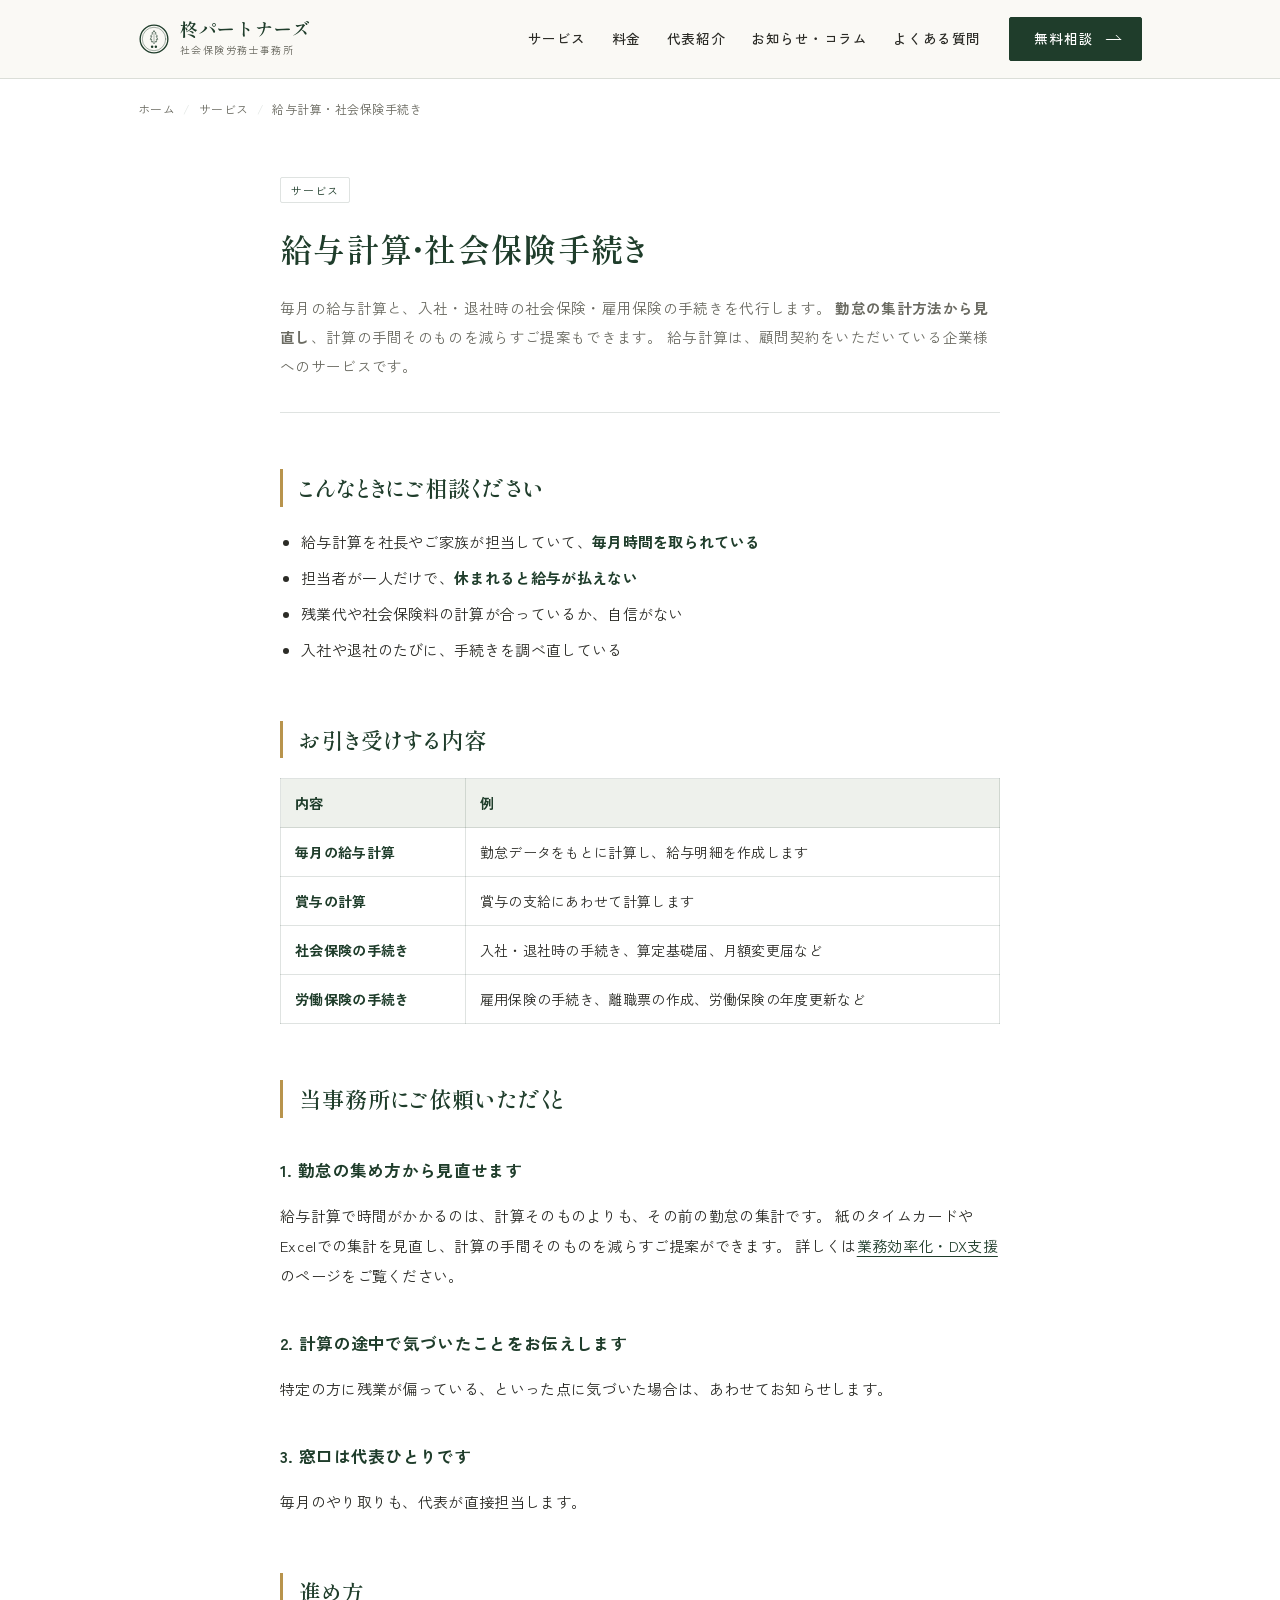
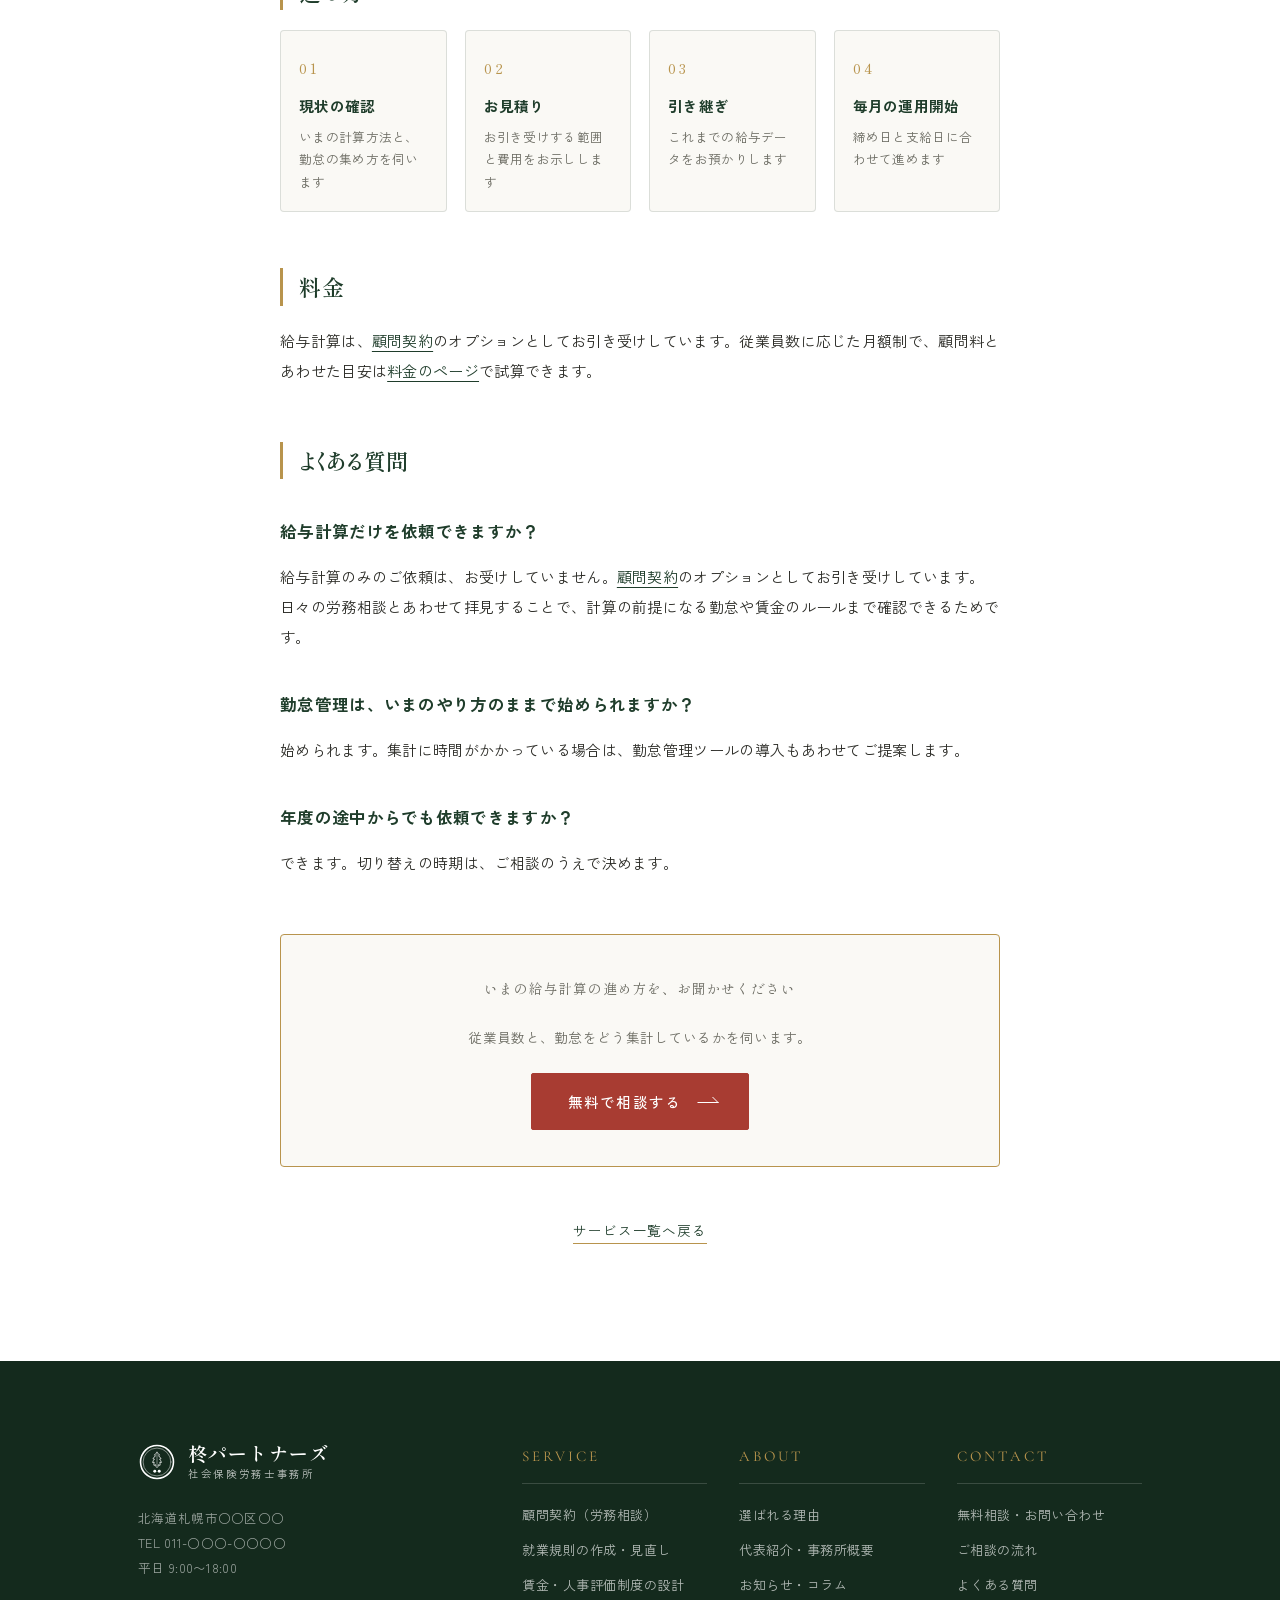
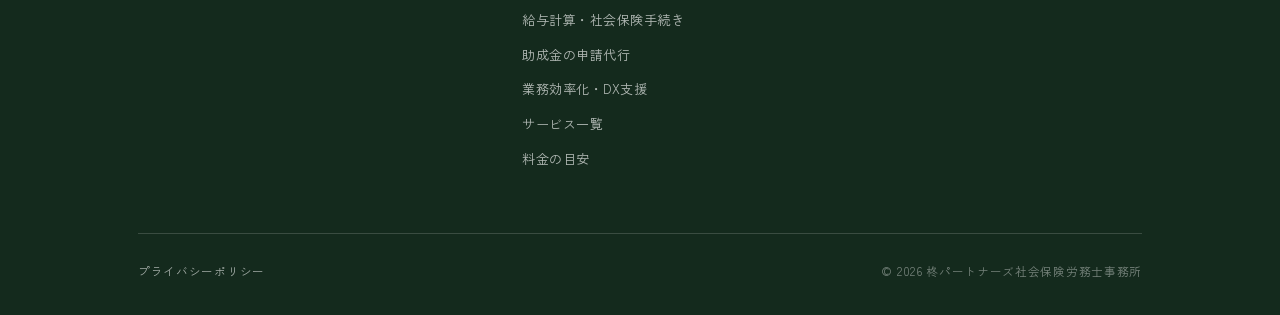
<file: service/kyuyo.html>
<!DOCTYPE html>
<html lang="ja">
<head>
  <meta charset="UTF-8">
  <meta name="viewport" content="width=device-width, initial-scale=1.0">
  <meta name="robots" content="noindex, nofollow">

  <title>給与計算・社会保険手続きの代行|札幌の社労士 柊パートナーズ</title>
  <meta name="description" content="札幌の社労士が、顧問契約をいただいている中小企業向けに、毎月の給与計算と、入社・退社時の社会保険・雇用保険の手続きを代行します。勤怠の集計方法から見直し、給与計算の手間そのものを減らすご提案もできます。">
  <link rel="canonical" href="https://yugosss421-web.github.io/hiiragi-preview/service/kyuyo.html">

  <meta property="og:type" content="website">
  <meta property="og:title" content="給与計算・社会保険手続きの代行|札幌の社労士 柊パートナーズ">
  <meta property="og:description" content="毎月の給与計算と、社会保険・雇用保険の手続きを代行します。勤怠の集計方法の見直しもご相談ください。">
  <meta property="og:url" content="https://yugosss421-web.github.io/hiiragi-preview/service/kyuyo.html">
  <meta property="og:locale" content="ja_JP">
  <meta property="og:site_name" content="柊パートナーズ社会保険労務士事務所">
  <meta property="og:image" content="https://yugosss421-web.github.io/hiiragi-preview/assets/img/ogp.jpg">
  <meta name="twitter:card" content="summary_large_image">

  <link rel="preconnect" href="https://fonts.googleapis.com">
  <link rel="preconnect" href="https://fonts.gstatic.com" crossorigin>
  <link href="https://fonts.googleapis.com/css2?family=Cormorant+Garamond:wght@500;600&family=Shippori+Mincho:wght@400;500;600;700&family=Zen+Kaku+Gothic+New:wght@400;500;700&display=swap" rel="stylesheet">
  <link rel="icon" href="../assets/img/favicon.svg" type="image/svg+xml">
  <link rel="apple-touch-icon" href="../assets/img/apple-touch-icon.png">
  <link rel="stylesheet" href="../css/style.css">

  <script type="application/ld+json">
  {
    "@context": "https://schema.org",
    "@type": "Service",
    "name": "給与計算・社会保険手続き",
    "description": "毎月の給与計算、賞与計算、社会保険・労働保険の手続きの代行",
    "provider": {
      "@type": "ProfessionalService",
      "name": "柊パートナーズ社会保険労務士事務所",
      "address": { "@type": "PostalAddress", "addressLocality": "札幌市", "addressRegion": "北海道" }
    },
    "areaServed": "札幌市および北海道全域"
  }
  </script>
  <script type="application/ld+json">
  {
    "@context": "https://schema.org",
    "@type": "BreadcrumbList",
    "itemListElement": [
      { "@type": "ListItem", "position": 1, "name": "ホーム", "item": "https://yugosss421-web.github.io/hiiragi-preview/" },
      { "@type": "ListItem", "position": 2, "name": "給与計算・社会保険手続き", "item": "https://yugosss421-web.github.io/hiiragi-preview/service/kyuyo.html" }
    ]
  }
  </script>
</head>
<body class="page-body">

<header class="site-header">
  <div class="container header-inner">
    <a href="../index.html" class="brand">
      <span class="brand-mark" aria-hidden="true">
        <!-- 家紋風「丸に柊」ロゴ(C案) -->
        <svg viewBox="0 0 120 120" xmlns="http://www.w3.org/2000/svg" fill="none" stroke="currentColor" stroke-linejoin="round" stroke-linecap="round">
          <circle cx="60" cy="60" r="52" stroke-width="5"/>
          <circle cx="60" cy="60" r="44" stroke-width="1.5"/>
          <g transform="translate(60 54) scale(0.58) translate(-60 -51)">
            <path d="M60 10 Q50 16 46 24 L52 28 Q42 34 38 44 L46 46 Q38 54 36 64 L45 63 Q41 72 44 80 L52 76 Q52 86 60 92 Q68 86 68 76 L76 80 Q79 72 75 63 L84 64 Q82 54 74 46 L82 44 Q78 34 68 28 L74 24 Q70 16 60 10 Z" stroke-width="4"/>
            <path d="M60 20 L60 82" stroke-width="2.4"/>
          </g>
          <circle cx="53" cy="89" r="4.6" fill="currentColor" stroke="none"/>
          <circle cx="67" cy="89" r="4.6" fill="currentColor" stroke="none"/>
        </svg>
      </span>
      <span class="brand-text">
        <span class="brand-name">柊パートナーズ</span>
        <span class="brand-sub">社会保険労務士事務所</span>
      </span>
    </a>
    <nav class="global-nav" aria-label="メインメニュー">
      <a href="../index.html#service">サービス</a>
      <a href="../price.html">料金</a>
      <a href="../about.html">代表紹介</a>
      <a href="../news.html">お知らせ・コラム</a>
      <a href="../contact.html#faq">よくある質問</a>
    </nav>
    <a href="../contact.html" class="btn btn-header">無料相談</a>
    <button class="nav-toggle" id="nav-toggle" aria-label="メニューを開く" aria-expanded="false" aria-controls="mobile-menu">
      <span></span><span></span><span></span>
    </button>
  </div>
  <nav class="mobile-menu" id="mobile-menu" aria-label="モバイルメニュー" hidden>
    <a href="../index.html#reason">選ばれる理由</a>
    <a href="../index.html#service">サービス</a>
    <a href="../service/joseikin.html">助成金の申請代行</a>
    <a href="../contact.html#flow">ご相談の流れ</a>
    <a href="../price.html">料金</a>
    <a href="../about.html">代表紹介・事務所概要</a>
    <a href="../news.html">お知らせ・コラム</a>
    <a href="../contact.html#faq">よくある質問</a>
    <a href="../contact.html" class="mobile-menu-cta">無料相談・お問い合わせ</a>
  </nav>
</header>

<main>
  <div class="container">
    <nav class="breadcrumb" aria-label="パンくず">
      <a href="../index.html">ホーム</a><span></span><a href="../index.html#service">サービス</a><span></span>給与計算・社会保険手続き
    </nav>

    <article class="article">
      <header class="article-header">
        <div class="article-meta">
          <span class="news-tag">サービス</span>
        </div>
        <h1 class="article-title">給与計算・社会保険手続き</h1>
        <p class="article-lead">
          毎月の給与計算と、入社・退社時の社会保険・雇用保険の手続きを代行します。
          <strong>勤怠の集計方法から見直し</strong>、計算の手間そのものを減らすご提案もできます。
          給与計算は、顧問契約をいただいている企業様へのサービスです。
        </p>
      </header>

      <div class="article-body">

        <h2>こんなときにご相談ください</h2>
        <ul>
          <li>給与計算を社長やご家族が担当していて、<strong>毎月時間を取られている</strong></li>
          <li>担当者が一人だけで、<strong>休まれると給与が払えない</strong></li>
          <li>残業代や社会保険料の計算が合っているか、自信がない</li>
          <li>入社や退社のたびに、手続きを調べ直している</li>
        </ul>

        <h2>お引き受けする内容</h2>
        <table>
          <thead>
            <tr><th>内容</th><th>例</th></tr>
          </thead>
          <tbody>
            <tr><td><strong>毎月の給与計算</strong></td><td>勤怠データをもとに計算し、給与明細を作成します</td></tr>
            <tr><td><strong>賞与の計算</strong></td><td>賞与の支給にあわせて計算します</td></tr>
            <tr><td><strong>社会保険の手続き</strong></td><td>入社・退社時の手続き、算定基礎届、月額変更届など</td></tr>
            <tr><td><strong>労働保険の手続き</strong></td><td>雇用保険の手続き、離職票の作成、労働保険の年度更新など</td></tr>
          </tbody>
        </table>

        <h2>当事務所にご依頼いただくと</h2>

        <h3>1. 勤怠の集め方から見直せます</h3>
        <p>
          給与計算で時間がかかるのは、計算そのものよりも、その前の勤怠の集計です。
          紙のタイムカードやExcelでの集計を見直し、計算の手間そのものを減らすご提案ができます。
          詳しくは<a href="dx.html">業務効率化・DX支援</a>のページをご覧ください。
        </p>

        <h3>2. 計算の途中で気づいたことをお伝えします</h3>
        <p>
          特定の方に残業が偏っている、といった点に気づいた場合は、あわせてお知らせします。
        </p>

        <h3>3. 窓口は代表ひとりです</h3>
        <p>
          毎月のやり取りも、代表が直接担当します。
        </p>

        <h2>進め方</h2>
        <ol class="flow-steps">
          <li>
            <h3>現状の確認</h3>
            <p>いまの計算方法と、勤怠の集め方を伺います</p>
          </li>
          <li>
            <h3>お見積り</h3>
            <p>お引き受けする範囲と費用をお示しします</p>
          </li>
          <li>
            <h3>引き継ぎ</h3>
            <p>これまでの給与データをお預かりします</p>
          </li>
          <li>
            <h3>毎月の運用開始</h3>
            <p>締め日と支給日に合わせて進めます</p>
          </li>
        </ol>

        <h2>料金</h2>
        <p>
          給与計算は、<a href="komon.html">顧問契約</a>のオプションとしてお引き受けしています。従業員数に応じた月額制で、顧問料とあわせた目安は<a href="../price.html">料金のページ</a>で試算できます。
        </p>

        <h2>よくある質問</h2>

        <h3>給与計算だけを依頼できますか？</h3>
        <p>
          給与計算のみのご依頼は、お受けしていません。<a href="komon.html">顧問契約</a>のオプションとしてお引き受けしています。
          日々の労務相談とあわせて拝見することで、計算の前提になる勤怠や賃金のルールまで確認できるためです。
        </p>

        <h3>勤怠管理は、いまのやり方のままで始められますか？</h3>
        <p>
          始められます。集計に時間がかかっている場合は、勤怠管理ツールの導入もあわせてご提案します。
        </p>

        <h3>年度の途中からでも依頼できますか？</h3>
        <p>
          できます。切り替えの時期は、ご相談のうえで決めます。
        </p>

        <div class="article-cta">
          <p class="article-cta-title">いまの給与計算の進め方を、お聞かせください</p>
          <p>従業員数と、勤怠をどう集計しているかを伺います。</p>
          <a href="../contact.html" class="btn btn-primary">無料で相談する</a>
        </div>

        <p class="article-back"><a href="../index.html#service">サービス一覧へ戻る</a></p>
      </div>
    </article>
  </div>
</main>

<footer class="site-footer">
  <div class="container">
    <div class="footer-main">
      <div class="footer-brand">
        <a href="../index.html" class="footer-logo">
          <span class="footer-mark" aria-hidden="true">
            <svg viewBox="0 0 120 120" xmlns="http://www.w3.org/2000/svg" fill="none" stroke="currentColor" stroke-linejoin="round" stroke-linecap="round">
          <circle cx="60" cy="60" r="52" stroke-width="5"/>
          <circle cx="60" cy="60" r="44" stroke-width="1.5"/>
          <g transform="translate(60 54) scale(0.58) translate(-60 -51)">
            <path d="M60 10 Q50 16 46 24 L52 28 Q42 34 38 44 L46 46 Q38 54 36 64 L45 63 Q41 72 44 80 L52 76 Q52 86 60 92 Q68 86 68 76 L76 80 Q79 72 75 63 L84 64 Q82 54 74 46 L82 44 Q78 34 68 28 L74 24 Q70 16 60 10 Z" stroke-width="4"/>
            <path d="M60 20 L60 82" stroke-width="2.4"/>
          </g>
          <circle cx="53" cy="89" r="4.6" fill="currentColor" stroke="none"/>
          <circle cx="67" cy="89" r="4.6" fill="currentColor" stroke="none"/>
        </svg>
          </span>
          <span>
            <span class="footer-name">柊パートナーズ</span>
            <span class="footer-sub">社会保険労務士事務所</span>
          </span>
        </a>
        <p class="footer-addr">
          北海道札幌市○○区○○<br>
          TEL 011-○○○-○○○○<br>
          平日 9:00〜18:00
        </p>
      </div>
      <nav class="footer-nav" aria-label="フッターメニュー">
        <div class="footer-col">
          <p class="footer-col-title">SERVICE</p>
          <a href="../service/komon.html">顧問契約（労務相談）</a>
          <a href="../service/shugyokisoku.html">就業規則の作成・見直し</a>
          <a href="../service/chingin-hyoka.html">賃金・人事評価制度の設計</a>
          <a href="../service/kyuyo.html">給与計算・社会保険手続き</a>
          <a href="../service/joseikin.html">助成金の申請代行</a>
          <a href="../service/dx.html">業務効率化・DX支援</a>
          <a href="../index.html#service">サービス一覧</a>
          <a href="../price.html">料金の目安</a>
        </div>
        <div class="footer-col">
          <p class="footer-col-title">ABOUT</p>
          <a href="../index.html#reason">選ばれる理由</a>
          <a href="../about.html">代表紹介・事務所概要</a>
          <a href="../news.html">お知らせ・コラム</a>
        </div>
        <div class="footer-col">
          <p class="footer-col-title">CONTACT</p>
          <a href="../contact.html">無料相談・お問い合わせ</a>
          <a href="../contact.html#flow">ご相談の流れ</a>
          <a href="../contact.html#faq">よくある質問</a>
        </div>
      </nav>
    </div>
    <div class="footer-bottom">
      <a href="../privacy.html">プライバシーポリシー</a>
      <p class="copyright">&copy; 2026 柊パートナーズ社会保険労務士事務所</p>
    </div>
  </div>
</footer>

<script>
(function () {
  const toggle = document.getElementById('nav-toggle');
  const menu = document.getElementById('mobile-menu');
  function close() {
    menu.hidden = true;
    toggle.classList.remove('is-open');
    toggle.setAttribute('aria-expanded', 'false');
  }
  toggle.addEventListener('click', function () {
    if (menu.hidden) {
      menu.hidden = false;
      toggle.classList.add('is-open');
      toggle.setAttribute('aria-expanded', 'true');
    } else { close(); }
  });
  menu.querySelectorAll('a').forEach(a => a.addEventListener('click', close));
})();
</script>

</body>
</html>
</file>
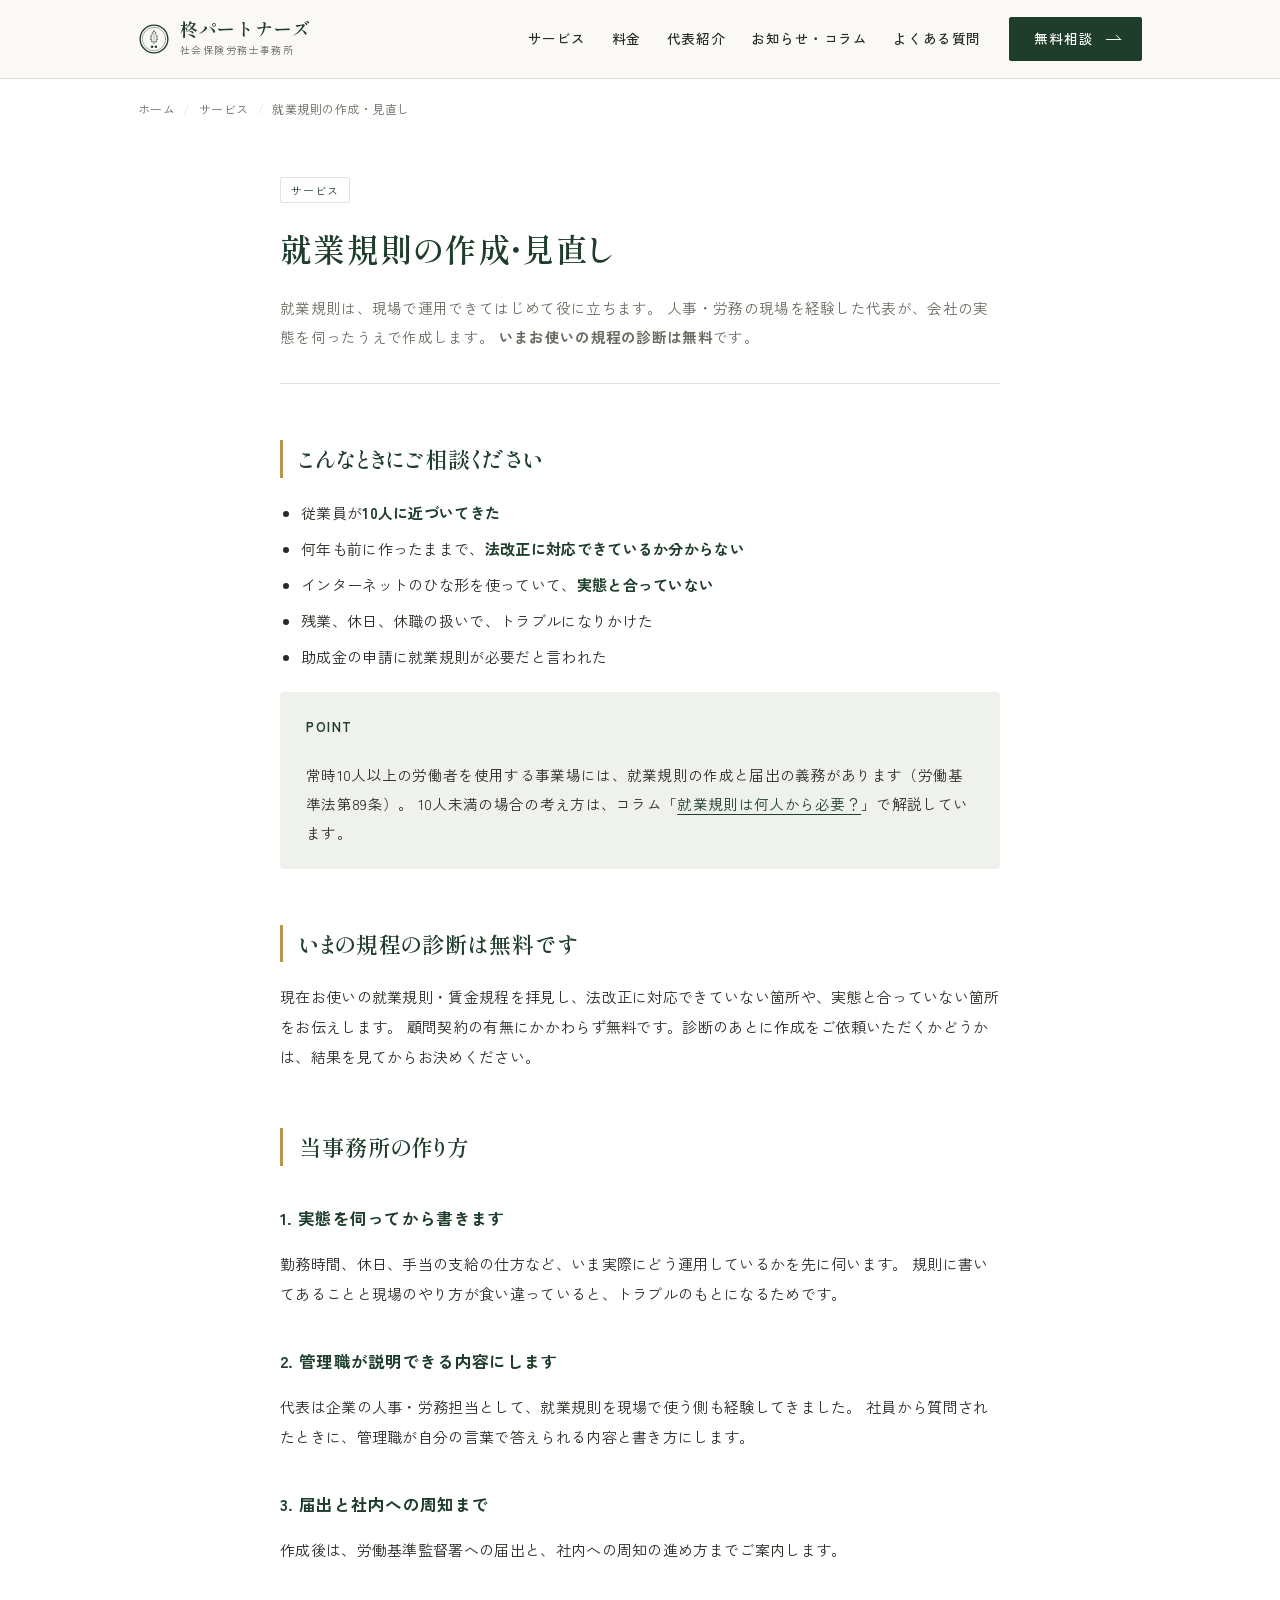
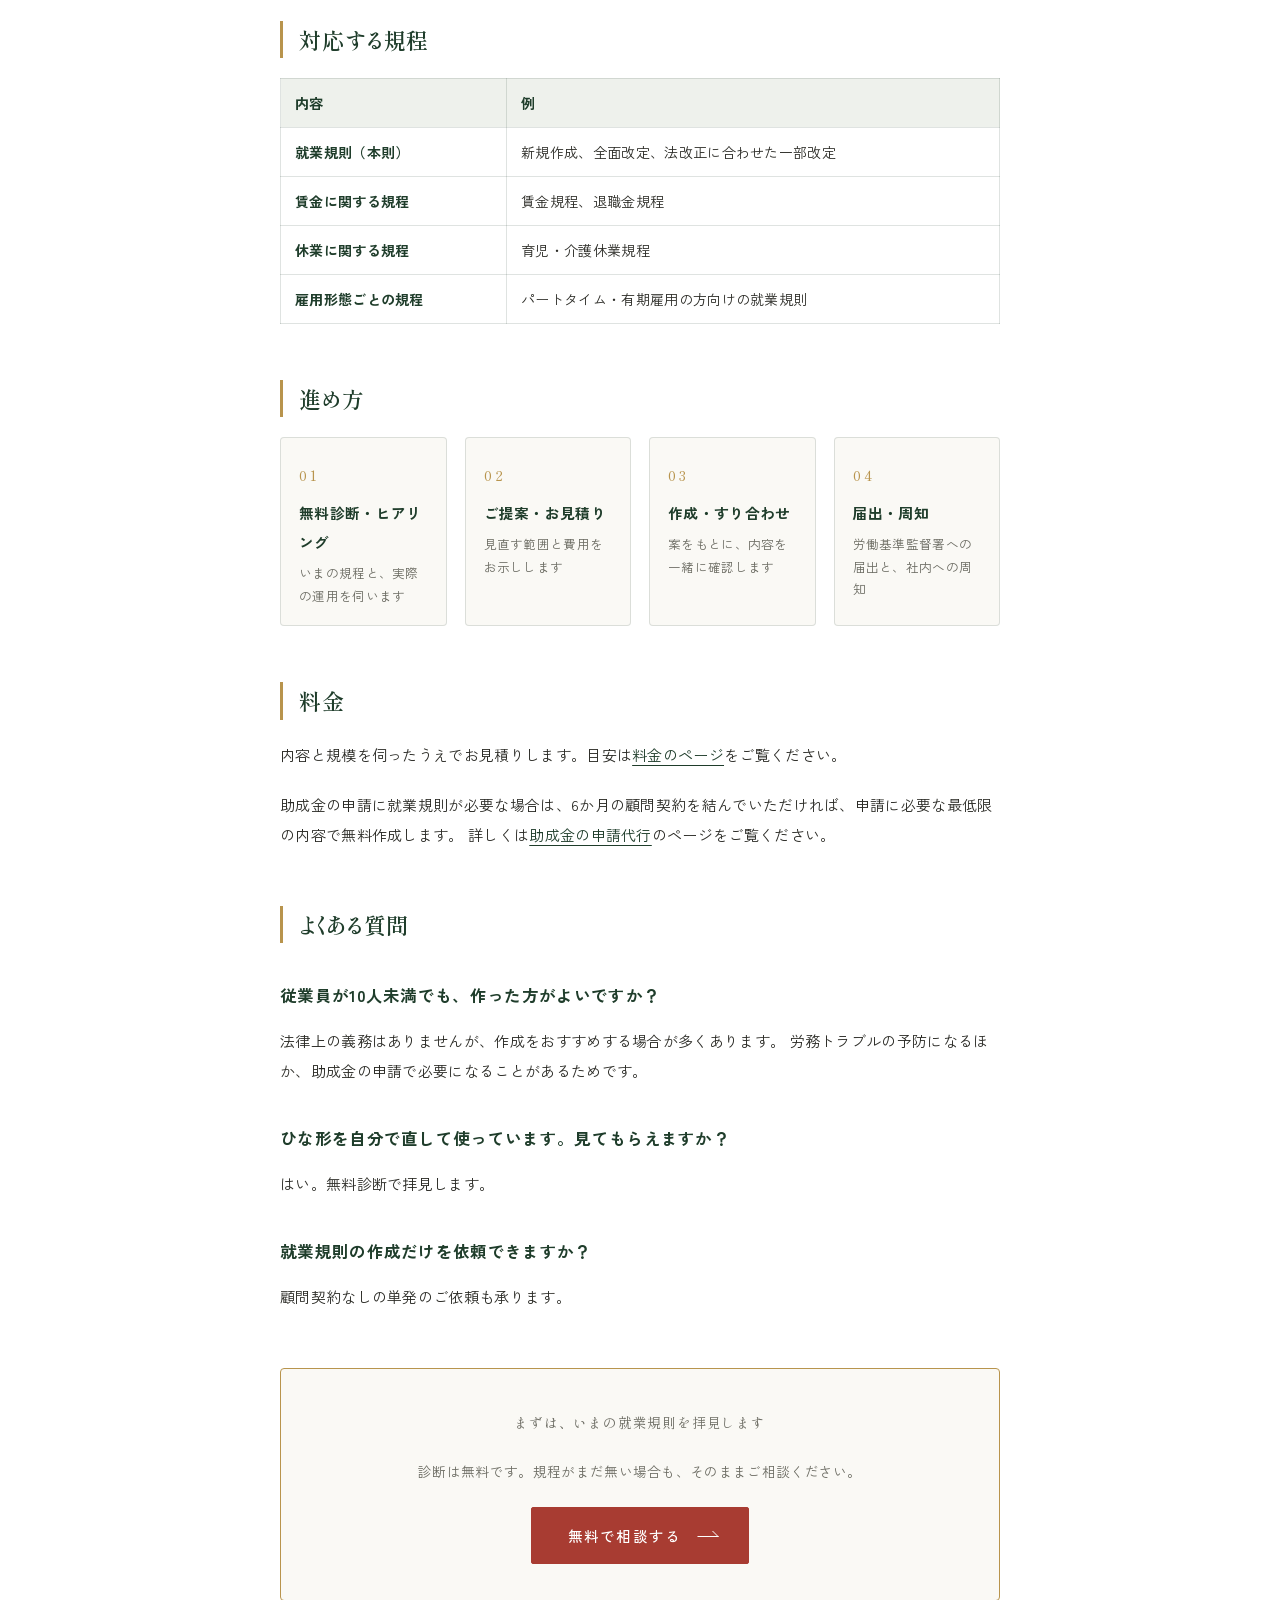
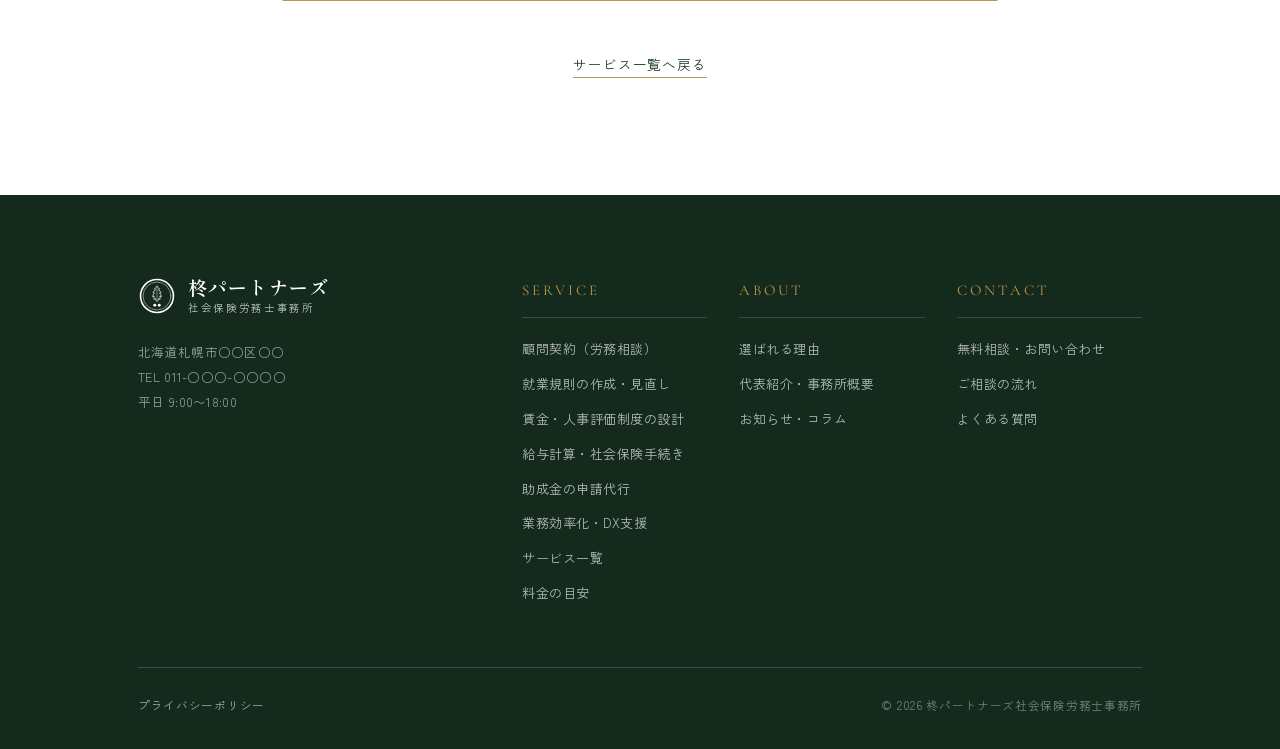
<file: service/shugyokisoku.html>
<!DOCTYPE html>
<html lang="ja">
<head>
  <meta charset="UTF-8">
  <meta name="viewport" content="width=device-width, initial-scale=1.0">
  <meta name="robots" content="noindex, nofollow">

  <title>就業規則の作成・見直し|札幌の社労士 柊パートナーズ</title>
  <meta name="description" content="札幌の社労士が、中小企業の就業規則の作成・見直しを行います。会社の実態を伺ったうえで作成し、労働基準監督署への届出まで対応。いまお使いの就業規則・賃金規程の診断は無料です。">
  <link rel="canonical" href="https://yugosss421-web.github.io/hiiragi-preview/service/shugyokisoku.html">

  <meta property="og:type" content="website">
  <meta property="og:title" content="就業規則の作成・見直し|札幌の社労士 柊パートナーズ">
  <meta property="og:description" content="会社の実態を伺ったうえで就業規則を作成します。いまの就業規則・賃金規程の診断は無料です。">
  <meta property="og:url" content="https://yugosss421-web.github.io/hiiragi-preview/service/shugyokisoku.html">
  <meta property="og:locale" content="ja_JP">
  <meta property="og:site_name" content="柊パートナーズ社会保険労務士事務所">
  <meta property="og:image" content="https://yugosss421-web.github.io/hiiragi-preview/assets/img/ogp.jpg">
  <meta name="twitter:card" content="summary_large_image">

  <link rel="preconnect" href="https://fonts.googleapis.com">
  <link rel="preconnect" href="https://fonts.gstatic.com" crossorigin>
  <link href="https://fonts.googleapis.com/css2?family=Cormorant+Garamond:wght@500;600&family=Shippori+Mincho:wght@400;500;600;700&family=Zen+Kaku+Gothic+New:wght@400;500;700&display=swap" rel="stylesheet">
  <link rel="icon" href="../assets/img/favicon.svg" type="image/svg+xml">
  <link rel="apple-touch-icon" href="../assets/img/apple-touch-icon.png">
  <link rel="stylesheet" href="../css/style.css">

  <script type="application/ld+json">
  {
    "@context": "https://schema.org",
    "@type": "Service",
    "name": "就業規則の作成・見直し",
    "description": "就業規則・賃金規程・育児介護休業規程などの作成と見直し、労働基準監督署への届出、現在の規程の無料診断",
    "provider": {
      "@type": "ProfessionalService",
      "name": "柊パートナーズ社会保険労務士事務所",
      "address": { "@type": "PostalAddress", "addressLocality": "札幌市", "addressRegion": "北海道" }
    },
    "areaServed": "札幌市および北海道全域"
  }
  </script>
  <script type="application/ld+json">
  {
    "@context": "https://schema.org",
    "@type": "BreadcrumbList",
    "itemListElement": [
      { "@type": "ListItem", "position": 1, "name": "ホーム", "item": "https://yugosss421-web.github.io/hiiragi-preview/" },
      { "@type": "ListItem", "position": 2, "name": "就業規則の作成・見直し", "item": "https://yugosss421-web.github.io/hiiragi-preview/service/shugyokisoku.html" }
    ]
  }
  </script>
</head>
<body class="page-body">

<header class="site-header">
  <div class="container header-inner">
    <a href="../index.html" class="brand">
      <span class="brand-mark" aria-hidden="true">
        <!-- 家紋風「丸に柊」ロゴ(C案) -->
        <svg viewBox="0 0 120 120" xmlns="http://www.w3.org/2000/svg" fill="none" stroke="currentColor" stroke-linejoin="round" stroke-linecap="round">
          <circle cx="60" cy="60" r="52" stroke-width="5"/>
          <circle cx="60" cy="60" r="44" stroke-width="1.5"/>
          <g transform="translate(60 54) scale(0.58) translate(-60 -51)">
            <path d="M60 10 Q50 16 46 24 L52 28 Q42 34 38 44 L46 46 Q38 54 36 64 L45 63 Q41 72 44 80 L52 76 Q52 86 60 92 Q68 86 68 76 L76 80 Q79 72 75 63 L84 64 Q82 54 74 46 L82 44 Q78 34 68 28 L74 24 Q70 16 60 10 Z" stroke-width="4"/>
            <path d="M60 20 L60 82" stroke-width="2.4"/>
          </g>
          <circle cx="53" cy="89" r="4.6" fill="currentColor" stroke="none"/>
          <circle cx="67" cy="89" r="4.6" fill="currentColor" stroke="none"/>
        </svg>
      </span>
      <span class="brand-text">
        <span class="brand-name">柊パートナーズ</span>
        <span class="brand-sub">社会保険労務士事務所</span>
      </span>
    </a>
    <nav class="global-nav" aria-label="メインメニュー">
      <a href="../index.html#service">サービス</a>
      <a href="../price.html">料金</a>
      <a href="../about.html">代表紹介</a>
      <a href="../news.html">お知らせ・コラム</a>
      <a href="../contact.html#faq">よくある質問</a>
    </nav>
    <a href="../contact.html" class="btn btn-header">無料相談</a>
    <button class="nav-toggle" id="nav-toggle" aria-label="メニューを開く" aria-expanded="false" aria-controls="mobile-menu">
      <span></span><span></span><span></span>
    </button>
  </div>
  <nav class="mobile-menu" id="mobile-menu" aria-label="モバイルメニュー" hidden>
    <a href="../index.html#reason">選ばれる理由</a>
    <a href="../index.html#service">サービス</a>
    <a href="../service/joseikin.html">助成金の申請代行</a>
    <a href="../contact.html#flow">ご相談の流れ</a>
    <a href="../price.html">料金</a>
    <a href="../about.html">代表紹介・事務所概要</a>
    <a href="../news.html">お知らせ・コラム</a>
    <a href="../contact.html#faq">よくある質問</a>
    <a href="../contact.html" class="mobile-menu-cta">無料相談・お問い合わせ</a>
  </nav>
</header>

<main>
  <div class="container">
    <nav class="breadcrumb" aria-label="パンくず">
      <a href="../index.html">ホーム</a><span></span><a href="../index.html#service">サービス</a><span></span>就業規則の作成・見直し
    </nav>

    <article class="article">
      <header class="article-header">
        <div class="article-meta">
          <span class="news-tag">サービス</span>
        </div>
        <h1 class="article-title">就業規則の作成・見直し</h1>
        <p class="article-lead">
          就業規則は、現場で運用できてはじめて役に立ちます。
          人事・労務の現場を経験した代表が、会社の実態を伺ったうえで作成します。
          <strong>いまお使いの規程の診断は無料</strong>です。
        </p>
      </header>

      <div class="article-body">

        <h2>こんなときにご相談ください</h2>
        <ul>
          <li>従業員が<strong>10人に近づいてきた</strong></li>
          <li>何年も前に作ったままで、<strong>法改正に対応できているか分からない</strong></li>
          <li>インターネットのひな形を使っていて、<strong>実態と合っていない</strong></li>
          <li>残業、休日、休職の扱いで、トラブルになりかけた</li>
          <li>助成金の申請に就業規則が必要だと言われた</li>
        </ul>

        <div class="article-point">
          <p class="article-point-title">POINT</p>
          <p>
            常時10人以上の労働者を使用する事業場には、就業規則の作成と届出の義務があります（労働基準法第89条）。
            10人未満の場合の考え方は、コラム「<a href="../news/2026-07-01-shugyokisoku.html">就業規則は何人から必要？</a>」で解説しています。
          </p>
        </div>

        <h2>いまの規程の診断は無料です</h2>
        <p>
          現在お使いの就業規則・賃金規程を拝見し、法改正に対応できていない箇所や、実態と合っていない箇所をお伝えします。
          顧問契約の有無にかかわらず無料です。診断のあとに作成をご依頼いただくかどうかは、結果を見てからお決めください。
        </p>

        <h2>当事務所の作り方</h2>

        <h3>1. 実態を伺ってから書きます</h3>
        <p>
          勤務時間、休日、手当の支給の仕方など、いま実際にどう運用しているかを先に伺います。
          規則に書いてあることと現場のやり方が食い違っていると、トラブルのもとになるためです。
        </p>

        <h3>2. 管理職が説明できる内容にします</h3>
        <p>
          代表は企業の人事・労務担当として、就業規則を現場で使う側も経験してきました。
          社員から質問されたときに、管理職が自分の言葉で答えられる内容と書き方にします。
        </p>

        <h3>3. 届出と社内への周知まで</h3>
        <p>
          作成後は、労働基準監督署への届出と、社内への周知の進め方までご案内します。
        </p>

        <h2>対応する規程</h2>
        <table>
          <thead>
            <tr><th>内容</th><th>例</th></tr>
          </thead>
          <tbody>
            <tr><td><strong>就業規則（本則）</strong></td><td>新規作成、全面改定、法改正に合わせた一部改定</td></tr>
            <tr><td><strong>賃金に関する規程</strong></td><td>賃金規程、退職金規程</td></tr>
            <tr><td><strong>休業に関する規程</strong></td><td>育児・介護休業規程</td></tr>
            <tr><td><strong>雇用形態ごとの規程</strong></td><td>パートタイム・有期雇用の方向けの就業規則</td></tr>
          </tbody>
        </table>

        <h2>進め方</h2>
        <ol class="flow-steps">
          <li>
            <h3>無料診断・ヒアリング</h3>
            <p>いまの規程と、実際の運用を伺います</p>
          </li>
          <li>
            <h3>ご提案・お見積り</h3>
            <p>見直す範囲と費用をお示しします</p>
          </li>
          <li>
            <h3>作成・すり合わせ</h3>
            <p>案をもとに、内容を一緒に確認します</p>
          </li>
          <li>
            <h3>届出・周知</h3>
            <p>労働基準監督署への届出と、社内への周知</p>
          </li>
        </ol>

        <h2>料金</h2>
        <p>
          内容と規模を伺ったうえでお見積りします。目安は<a href="../price.html">料金のページ</a>をご覧ください。
        </p>
        <p>
          助成金の申請に就業規則が必要な場合は、6か月の顧問契約を結んでいただければ、申請に必要な最低限の内容で無料作成します。
          詳しくは<a href="joseikin.html">助成金の申請代行</a>のページをご覧ください。
        </p>

        <h2>よくある質問</h2>

        <h3>従業員が10人未満でも、作った方がよいですか？</h3>
        <p>
          法律上の義務はありませんが、作成をおすすめする場合が多くあります。
          労務トラブルの予防になるほか、助成金の申請で必要になることがあるためです。
        </p>

        <h3>ひな形を自分で直して使っています。見てもらえますか？</h3>
        <p>
          はい。無料診断で拝見します。
        </p>

        <h3>就業規則の作成だけを依頼できますか？</h3>
        <p>
          顧問契約なしの単発のご依頼も承ります。
        </p>

        <div class="article-cta">
          <p class="article-cta-title">まずは、いまの就業規則を拝見します</p>
          <p>診断は無料です。規程がまだ無い場合も、そのままご相談ください。</p>
          <a href="../contact.html" class="btn btn-primary">無料で相談する</a>
        </div>

        <p class="article-back"><a href="../index.html#service">サービス一覧へ戻る</a></p>
      </div>
    </article>
  </div>
</main>

<footer class="site-footer">
  <div class="container">
    <div class="footer-main">
      <div class="footer-brand">
        <a href="../index.html" class="footer-logo">
          <span class="footer-mark" aria-hidden="true">
            <svg viewBox="0 0 120 120" xmlns="http://www.w3.org/2000/svg" fill="none" stroke="currentColor" stroke-linejoin="round" stroke-linecap="round">
          <circle cx="60" cy="60" r="52" stroke-width="5"/>
          <circle cx="60" cy="60" r="44" stroke-width="1.5"/>
          <g transform="translate(60 54) scale(0.58) translate(-60 -51)">
            <path d="M60 10 Q50 16 46 24 L52 28 Q42 34 38 44 L46 46 Q38 54 36 64 L45 63 Q41 72 44 80 L52 76 Q52 86 60 92 Q68 86 68 76 L76 80 Q79 72 75 63 L84 64 Q82 54 74 46 L82 44 Q78 34 68 28 L74 24 Q70 16 60 10 Z" stroke-width="4"/>
            <path d="M60 20 L60 82" stroke-width="2.4"/>
          </g>
          <circle cx="53" cy="89" r="4.6" fill="currentColor" stroke="none"/>
          <circle cx="67" cy="89" r="4.6" fill="currentColor" stroke="none"/>
        </svg>
          </span>
          <span>
            <span class="footer-name">柊パートナーズ</span>
            <span class="footer-sub">社会保険労務士事務所</span>
          </span>
        </a>
        <p class="footer-addr">
          北海道札幌市○○区○○<br>
          TEL 011-○○○-○○○○<br>
          平日 9:00〜18:00
        </p>
      </div>
      <nav class="footer-nav" aria-label="フッターメニュー">
        <div class="footer-col">
          <p class="footer-col-title">SERVICE</p>
          <a href="../service/komon.html">顧問契約（労務相談）</a>
          <a href="../service/shugyokisoku.html">就業規則の作成・見直し</a>
          <a href="../service/chingin-hyoka.html">賃金・人事評価制度の設計</a>
          <a href="../service/kyuyo.html">給与計算・社会保険手続き</a>
          <a href="../service/joseikin.html">助成金の申請代行</a>
          <a href="../service/dx.html">業務効率化・DX支援</a>
          <a href="../index.html#service">サービス一覧</a>
          <a href="../price.html">料金の目安</a>
        </div>
        <div class="footer-col">
          <p class="footer-col-title">ABOUT</p>
          <a href="../index.html#reason">選ばれる理由</a>
          <a href="../about.html">代表紹介・事務所概要</a>
          <a href="../news.html">お知らせ・コラム</a>
        </div>
        <div class="footer-col">
          <p class="footer-col-title">CONTACT</p>
          <a href="../contact.html">無料相談・お問い合わせ</a>
          <a href="../contact.html#flow">ご相談の流れ</a>
          <a href="../contact.html#faq">よくある質問</a>
        </div>
      </nav>
    </div>
    <div class="footer-bottom">
      <a href="../privacy.html">プライバシーポリシー</a>
      <p class="copyright">&copy; 2026 柊パートナーズ社会保険労務士事務所</p>
    </div>
  </div>
</footer>

<script>
(function () {
  const toggle = document.getElementById('nav-toggle');
  const menu = document.getElementById('mobile-menu');
  function close() {
    menu.hidden = true;
    toggle.classList.remove('is-open');
    toggle.setAttribute('aria-expanded', 'false');
  }
  toggle.addEventListener('click', function () {
    if (menu.hidden) {
      menu.hidden = false;
      toggle.classList.add('is-open');
      toggle.setAttribute('aria-expanded', 'true');
    } else { close(); }
  });
  menu.querySelectorAll('a').forEach(a => a.addEventListener('click', close));
})();
</script>

</body>
</html>
</file>
<file: css/style.css>
/* =====================================================
   柊パートナーズ社会保険労務士事務所 プロトタイプ v3
   コンセプト: シンプル × ハイクラス
   - 余白を惜しみなく使う
   - 英字ラベルを大きく、日本語見出しを控えめに(階層のリズム)
   - 色数を絞る(生成り・深緑・金の細線、赤はCTAのみ)
   -----------------------------------------------------
   ブランド変更時は :root の変数を差し替えれば
   サイト全体の配色・書体が一括で切り替わります。
   ===================================================== */

:root {
  /* --- ブランドカラー --- */
  --color-primary: #1f3d2b;      /* 深緑(メイン) */
  --color-primary-dark: #142a1d; /* さらに濃い緑(フッター等) */
  --color-primary-soft: #eef1ec; /* ごく淡い緑(帯・囲み) */
  --color-accent: #a83c32;       /* 実の赤(CTAのみ) */
  --color-accent-dark: #8d2c23;
  --color-gold: #b8944d;         /* 金(細線・ラベル) */
  --color-bg: #faf9f5;           /* 生成り(ベース背景) */
  --color-text: #2b2b26;
  --color-text-soft: #6b6b62;
  --color-white: #ffffff;
  --hairline: rgba(31, 61, 43, .14); /* 細線 */

  /* --- 書体 --- */
  --font-serif: "Shippori Mincho", "Hiragino Mincho ProN", "Yu Mincho", serif;
  --font-sans: "Zen Kaku Gothic New", "Hiragino Kaku Gothic ProN", "Yu Gothic", sans-serif;
  --container: clamp(1060px, 82vw, 1440px);
  --font-en: "Cormorant Garamond", "Shippori Mincho", serif; /* 英字見出し専用の欧文書体 */
}

/* ---------- リセット・ベース ---------- */
* { margin: 0; padding: 0; box-sizing: border-box; }
html { scroll-behavior: smooth; scroll-padding-top: 90px; }
body {
  font-family: var(--font-sans);
  color: var(--color-text);
  background: var(--color-bg);
  line-height: 2.0;
  font-size: 15.5px;
  letter-spacing: .02em;
}
img { max-width: 100%; display: block; }
a { color: inherit; text-decoration: none; }
ul, ol { list-style: none; }
.container { max-width: var(--container); margin: 0 auto; padding: 0 28px; }
/* 見出しは約物(、。「」)の前後の空きを詰める */
h1,
h2,
h3,
.profile-message { font-feature-settings: "palt"; }

.sp-only { display: none; } /* スマホだけで改行したい箇所に使う(現在は未使用) */
.pc-only { display: inline; }

/* ---------- ボタン(角型+細い矢印) ---------- */
.btn {
  display: inline-flex;
  align-items: center;
  justify-content: center;
  gap: 16px;
  padding: 16px 30px 16px 36px;
  border-radius: 2px;
  border: 1px solid transparent;
  font-weight: 500;
  font-size: 14.5px;
  line-height: 1.6;
  letter-spacing: .08em;
  transition: background-color .25s, color .25s, border-color .25s;
  font-family: inherit;
  cursor: pointer;
}
.btn::after {
  /* 細い矢印(線+斜めの先端) */
  content: "";
  flex-shrink: 0;
  width: 20px;
  height: 5px;
  border-bottom: 1px solid currentColor;
  border-right: 1px solid currentColor;
  transform: skewX(45deg) translateY(-2px);
  transition: transform .25s;
}
.btn:hover::after { transform: skewX(45deg) translate(5px, -2px); }
.btn-primary {
  background: var(--color-accent);
  border-color: var(--color-accent);
  color: var(--color-white);
}
.btn-primary:hover { background: var(--color-accent-dark); border-color: var(--color-accent-dark); }
.btn-outline {
  border-color: var(--color-primary);
  color: var(--color-primary);
  background: transparent;
}
.btn-outline:hover { background: var(--color-primary); color: var(--color-white); }
.btn-large { padding: 19px 40px 19px 48px; font-size: 15.5px; }
.btn-header {
  background: var(--color-primary);
  border-color: var(--color-primary);
  color: var(--color-white);
  padding: 10px 20px 10px 24px;
  font-size: 13.5px;
  gap: 12px;
}
.btn-header::after { width: 14px; height: 4px; }
.btn-header:hover { background: var(--color-primary-dark); }

/* ---------- セクション見出し(英字を主役に) ---------- */
.section-title {
  font-size: 14px;
  font-weight: 500;
  letter-spacing: .22em;
  color: var(--color-text-soft);
  text-align: center;
  margin-bottom: 64px;
  line-height: 1.6;
}
.section-title .en {
  display: block;
  font-family: var(--font-en);
  font-size: 50px;
  font-weight: 500;
  line-height: 1.2;
  letter-spacing: .1em;
  color: var(--color-primary);
  margin-bottom: 14px;
}
.section-title::after {
  /* 見出し下のあしらい(線・柊の葉・線) */
  content: "";
  display: block;
  width: 96px;
  height: 24px;
  background: url("data:image/svg+xml,%3Csvg xmlns='http://www.w3.org/2000/svg' viewBox='0 0 96 24' fill='none' stroke='%23b8944d' stroke-linejoin='round' stroke-linecap='round'%3E%3Cpath d='M0 12H36M60 12H96' stroke-width='1'/%3E%3Cg transform='translate(48 12) scale(.25) translate(-60 -51)' stroke-width='4.5'%3E%3Cpath d='M60 10 Q50 16 46 24 L52 28 Q42 34 38 44 L46 46 Q38 54 36 64 L45 63 Q41 72 44 80 L52 76 Q52 86 60 92 Q68 86 68 76 L76 80 Q79 72 75 63 L84 64 Q82 54 74 46 L82 44 Q78 34 68 28 L74 24 Q70 16 60 10 Z'/%3E%3Cpath d='M60 22 L60 80'/%3E%3C/g%3E%3C/svg%3E") center / contain no-repeat;
  margin: 16px auto 0;
}
/* 英字を付けない、日本語だけの見出し */
.section-title.ja {
  font-family: var(--font-serif);
  font-size: 30px;
  font-weight: 600;
  letter-spacing: .12em;
  color: var(--color-primary);
}
.section-title.left { text-align: left; }
.section-title.left::after { margin-left: 0; }
.section-lead {
  text-align: center;
  color: var(--color-text-soft);
  margin: -40px 0 56px;
  font-size: 14.5px;
}
section { padding: 120px 0; }

/* ---------- 左に見出し・右に本文の2分割(REASON / FAQ) ---------- */
.split { display: grid; grid-template-columns: minmax(300px, 30%) 1fr; gap: clamp(80px, 6vw, 120px); align-items: start; }
.split-head { position: sticky; top: 118px; }
.split-head .section-title { margin-bottom: 30px; }
.split-lead { font-size: 14px; color: var(--color-text-soft); }

/* ---------- ヘッダー ---------- */
.site-header {
  position: sticky;
  top: 0;
  z-index: 100;
  background: rgba(250, 249, 245, .92);
  backdrop-filter: blur(8px);
  border-bottom: 1px solid var(--hairline);
}
.header-inner {
  display: flex;
  align-items: center;
  gap: 28px;
  height: 78px;
}
.brand { display: flex; align-items: center; gap: 10px; margin-right: auto; }
.brand-mark { width: 32px; height: 32px; color: var(--color-primary); }
.brand-mark svg { width: 100%; height: 100%; }
.brand-name {
  display: block;
  font-family: var(--font-serif);
  font-size: 18px;
  font-weight: 600;
  color: var(--color-primary);
  line-height: 1.2;
  letter-spacing: .04em;
}
.brand-sub { display: block; font-size: 10px; letter-spacing: .14em; color: var(--color-text-soft); }
.global-nav { display: flex; gap: 26px; font-size: 13.5px; font-weight: 500; letter-spacing: .04em; }
.global-nav a { color: var(--color-text); padding: 6px 0; border-bottom: 1px solid transparent; transition: border-color .2s, color .2s; }
.global-nav a:hover { color: var(--color-primary); border-bottom-color: var(--color-gold); }

/* ハンバーガーボタン(スマホのみ表示) */
.nav-toggle {
  display: none;
  width: 44px; height: 44px;
  background: none;
  border: none;
  cursor: pointer;
  flex-direction: column;
  align-items: center;
  justify-content: center;
  gap: 6px;
  margin-left: -6px;
}
.nav-toggle span {
  display: block;
  width: 22px; height: 1.5px;
  background: var(--color-primary);
  transition: transform .3s, opacity .3s;
}
.nav-toggle.is-open span:nth-child(1) { transform: translateY(7.5px) rotate(45deg); }
.nav-toggle.is-open span:nth-child(2) { opacity: 0; }
.nav-toggle.is-open span:nth-child(3) { transform: translateY(-7.5px) rotate(-45deg); }

/* スマホ用メニュー(開いたときだけ表示) */
.mobile-menu {
  position: absolute;
  top: 100%;
  left: 0; right: 0;
  background: var(--color-bg); /* 下の文字が透けないよう不透明にする */
  border-bottom: 1px solid var(--hairline);
  padding: 14px 28px 26px;
  box-shadow: 0 18px 34px rgba(31, 61, 43, .12);
}
.mobile-menu a {
  display: block;
  padding: 14px 4px;
  font-size: 14.5px;
  letter-spacing: .06em;
  color: var(--color-text);
  border-bottom: 1px solid var(--hairline);
}
.mobile-menu a:active { color: var(--color-primary); }
@media (min-width: 901px) {
  .mobile-menu { display: none !important; } /* PCでは常に非表示(開いたまま画面を広げた場合の保険) */
}
.mobile-menu .mobile-menu-cta {
  margin-top: 18px;
  text-align: center;
  background: var(--color-accent);
  color: var(--color-white);
  border-radius: 2px;
  border-bottom: none;
  padding: 14px;
  font-weight: 500;
}

/* ---------- ヒーロー(左:コピー / 右:写真) ---------- */

.hero-title {
  font-family: var(--font-serif);
  font-size: 58px;
  font-weight: 600;
  color: var(--color-primary);
  line-height: 1.5;
  letter-spacing: .08em;
  margin-bottom: 30px;
}
.hero-lead {
  color: var(--color-text-soft);
  margin-bottom: 44px;
  font-size: 15px;
}

/* ---------- お知らせ ---------- */

.news-list li {
  display: flex;
  align-items: baseline;
  gap: 18px;
  padding: 12px 4px;
  border-bottom: 1px solid var(--hairline);
  font-size: 13.5px;
}
.news-list li:first-child { padding-top: 4px; }
.news-list time { color: var(--color-text-soft); letter-spacing: .06em; flex-shrink: 0; }
.news-tag {
  font-size: 11px;
  letter-spacing: .1em;
  color: var(--color-primary);
  border: 1px solid var(--hairline);
  border-radius: 2px;
  padding: 1px 10px;
  flex-shrink: 0;
}
.news-list a { color: var(--color-text); transition: color .2s; }
.news-list a:hover { color: var(--color-primary); text-decoration: underline; text-underline-offset: 4px; }

/* ---------- サービス(主力3つを大きく+その他は罫線の一覧) ---------- */

.service-card {
  background: var(--color-white);
  border: 1px solid var(--hairline);
  border-top: 1px solid var(--color-primary);
  border-radius: 2px;
  padding: 38px 28px 34px;
}
.service-card h3 {
  font-family: var(--font-serif);
  font-size: 19px;
  font-weight: 600;
  color: var(--color-primary);
  margin-bottom: 14px;
  line-height: 1.6;
  letter-spacing: .04em;
}
.service-card p { font-size: 13.5px; color: var(--color-text-soft); }
.service-card ul { margin-top: 22px; padding-top: 20px; border-top: 1px solid var(--hairline); }
.service-card li {
  font-size: 13px;
  color: var(--color-text);
  padding-left: 22px;
  position: relative;
  line-height: 2.1;
}
.service-card li::before {
  content: "";
  position: absolute;
  left: 0; top: 1.05em;
  width: 12px; height: 1px;
  background: var(--color-gold);
}

/* ---------- ご相談の流れ ---------- */
.flow { background: var(--color-white); }
.flow-list { display: grid; grid-template-columns: repeat(4, 1fr); border-top: 1px solid var(--color-primary); }
.flow-list li { padding: 34px 30px 0 0; position: relative; }
.flow-list li::before {
  /* 線上の小さな節 */
  content: "";
  position: absolute;
  left: 0; top: -4px;
  width: 7px; height: 7px;
  border-radius: 50%;
  background: var(--color-gold);
}
.flow-step {
  font-variant-numeric: lining-nums;
  font-family: var(--font-en);
  font-size: 16px;
  letter-spacing: .18em;
  color: var(--color-gold);
}
.flow-list h3 {
  font-family: var(--font-serif);
  font-size: 19px;
  font-weight: 600;
  color: var(--color-primary);
  letter-spacing: .04em;
  margin: 6px 0 12px;
}
.flow-list p { font-size: 13.5px; color: var(--color-text-soft); }

/* ---------- はじめての方へ(無料診断・助成金用就業規則・創業応援) ---------- */

.offer-grid { display: grid; grid-template-columns: repeat(3, 1fr); gap: 28px; }
.offer-card {
  background: var(--color-bg);
  border: 1px solid var(--color-gold);
  border-radius: 2px;
  padding: 40px 32px 36px;
}
.offer-tag {
  display: inline-block;
  font-size: 12px;
  font-weight: 500;
  line-height: 1.6;
  letter-spacing: .18em;
  color: var(--color-primary);
  border: 1px solid var(--color-gold);
  padding: 3px 12px;
  margin-bottom: 18px;
}
.offer-card h3 {
  font-family: var(--font-serif);
  font-size: 20px;
  font-weight: 600;
  line-height: 1.6;
  letter-spacing: .04em;
  color: var(--color-primary);
  margin-bottom: 14px;
}
.offer-card p { font-size: 13.5px; color: var(--color-text-soft); }
.offer-card .offer-note { margin-top: 12px; font-size: 12px; line-height: 1.8; }

.price-table small { display: block; font-size: 12px; font-weight: 400; color: var(--color-text-soft); line-height: 1.6; }

/* ---------- 料金 ---------- */

.price-table-wrap, .office-table-wrap { overflow-x: auto; }
.price-table, .office-table {
  width: 100%;
  max-width: 760px;
  margin: 0 auto;
  border-collapse: collapse;
  background: var(--color-white);
}
.price-table th, .price-table td,
.office-table th, .office-table td {
  padding: 18px 24px;
  border: 1px solid var(--hairline);
  text-align: left;
  font-size: 14.5px;
}
.price-table thead th {
  background: var(--color-primary);
  color: var(--color-white);
  font-weight: 500;
  letter-spacing: .1em;
}
.price-table td:last-child { font-weight: 700; color: var(--color-primary); white-space: nowrap; }
/* 料金表(左)とシミュレーター(右)を並べる */
.price-layout { display: grid; grid-template-columns: 1fr 370px; gap: 44px; align-items: start; }
.price-layout .price-table { max-width: none; }
.price-layout .price-table th, .price-layout .price-table td { padding: 17px 20px; }
.price-layout .price-note { text-align: left; margin-top: 20px; }
.price-layout .sim-box { max-width: none; margin: 0; padding: 34px 28px 30px; }
.price-layout .sim-result-value { font-size: 30px; }
.price-note { text-align: center; margin-top: 26px; font-size: 13.5px; color: var(--color-text-soft); }

/* ---------- 下層ページ共通(料金・代表紹介など) ---------- */
.page-wrap { padding: 64px 0 110px; }
.page-title {
  font-family: var(--font-serif);
  font-size: 32px;
  font-weight: 600;
  letter-spacing: .08em;
  color: var(--color-primary);
  text-align: center;
  margin-bottom: 64px;
}
.page-block { margin-top: 110px; }
.page-narrow { max-width: 820px; margin-left: auto; margin-right: auto; }
.page-narrow .faq-list, .page-narrow .office-table { max-width: none; }
.page-cta { max-width: 820px; margin: 96px auto 0; }

/* 404ページ */
.notfound { text-align: center; }
.notfound-code {
  font-family: var(--font-en);
  font-variant-numeric: lining-nums;
  font-size: 96px;
  font-weight: 500;
  line-height: 1;
  letter-spacing: .1em;
  color: var(--color-gold);
  margin-bottom: 28px;
}
.notfound .page-title { margin-bottom: 24px; }
.notfound-lead { font-size: 14.5px; color: var(--color-text-soft); margin-bottom: 44px; }
.notfound-links { display: flex; justify-content: center; flex-wrap: wrap; gap: 14px 32px; margin-bottom: 56px; }
.notfound-links a { font-size: 14.5px; color: var(--color-primary); border-bottom: 1px solid var(--color-gold); padding-bottom: 3px; }

/* ---------- かんたん労務診断 ---------- */

#shindan-recs li {
  display: inline-block;
  font-size: 13.5px;
  font-weight: 500;
  color: var(--color-primary);
  background: var(--color-white);
  border: 1px solid var(--hairline);
  border-radius: 2px;
  padding: 5px 16px;
  margin: 0 8px 8px 0;
}

/* ---------- 支援事例(公開時に使用) ---------- */
.case { background: var(--color-bg); border-top: 1px solid var(--hairline); }
.case-card {
  background: var(--color-white);
  border: 1px solid var(--hairline);
  border-radius: 4px;
  padding: 30px 28px;
}
.case-tag {
  display: inline-block;
  font-size: 11.5px;
  letter-spacing: .1em;
  color: var(--color-gold);
  border: 1px solid var(--color-gold);
  border-radius: 999px;
  padding: 2px 14px;
  margin-bottom: 14px;
}
.case-card h3 {
  font-family: var(--font-serif);
  font-size: 17px;
  font-weight: 600;
  color: var(--color-primary);
  margin-bottom: 14px;
}
.case-before, .case-after { font-size: 13.5px; padding-left: 1.2em; text-indent: -1.2em; }
.case-before { color: var(--color-text-soft); margin-bottom: 6px; }
.case-after { color: var(--color-primary); font-weight: 500; }

/* ---------- 代表紹介 ---------- */

.profile-inner {
  display: grid;
  grid-template-columns: 300px 1fr;
  gap: 72px;
  align-items: start;
}
.photo-placeholder {
  width: 100%;
  aspect-ratio: 3 / 4;
  background: var(--color-primary-soft);
  border: 1px dashed rgba(31, 61, 43, .3);
  border-radius: 4px;
  display: flex;
  align-items: center;
  justify-content: center;
  text-align: center;
  color: var(--color-text-soft);
  font-size: 13.5px;
}
.profile-name {
  font-family: var(--font-serif);
  font-size: 22px;
  font-weight: 600;
  color: var(--color-primary);
  letter-spacing: .04em;
  margin-bottom: 4px;
}
.profile-license { font-size: 12.5px; color: var(--color-text-soft); margin-bottom: 24px; }
.profile-career { font-size: 14.5px; margin-bottom: 18px; }
.profile-text > p { margin-bottom: 18px; font-size: 14.5px; color: var(--color-text-soft); }
.profile-message {
  font-family: var(--font-serif);
  font-size: 19px;
  color: var(--color-primary);
  border-left: 2px solid var(--color-gold);
  padding-left: 18px;
  letter-spacing: .04em;
  margin: 28px 0;
}
.profile-quals { font-size: 12.5px; color: var(--color-text-soft); }

/* 事務所名の由来(控えめな一言) */
.naming-note {
  margin-top: 30px;
  border-top: 1px solid var(--hairline);
  padding-top: 20px;
}
.naming-title { font-size: 11.5px; font-weight: 500; letter-spacing: .25em; color: var(--color-gold); margin-bottom: 6px; }
.naming-note p:last-child { font-size: 13px; color: var(--color-text-soft); }

/* ---------- FAQ ---------- */
.faq { background: var(--color-white); }
.faq-list { max-width: 760px; margin: 0 auto; border-top: 1px solid var(--hairline); }
.split .faq-list { max-width: none; margin: 0; border-top-color: var(--color-primary); }
.faq-item { border-bottom: 1px solid var(--hairline); padding: 26px 10px; }
.faq-item dt {
  font-weight: 700;
  color: var(--color-primary);
  padding-left: 36px;
  position: relative;
  margin-bottom: 8px;
  font-size: 15px;
}
.faq-item dt::before {
  content: "Q";
  position: absolute;
  left: 0; top: -5px;
  font-family: var(--font-en);
  color: var(--color-gold);
  font-size: 24px;
}
.faq-item dd {
  padding-left: 36px;
  position: relative;
  font-size: 14px;
  color: var(--color-text-soft);
}
.faq-item dd::before {
  content: "A";
  position: absolute;
  left: 0; top: -5px;
  font-family: var(--font-en);
  color: var(--color-accent);
  font-size: 24px;
}

/* ---------- 事務所概要 ---------- */

.office-table th {
  width: 170px;
  background: var(--color-primary-soft);
  color: var(--color-primary);
  font-weight: 500;
  letter-spacing: .06em;
}

/* ---------- お問い合わせ ---------- */
.contact {
  background:
    linear-gradient(rgba(24, 48, 34, .9), rgba(20, 42, 29, .94)),
    url("../assets/img/contact.jpg") center / cover no-repeat;
  color: var(--color-white);
  padding: 130px 0;
}

.contact-layout { display: grid; grid-template-columns: 1fr 1.3fr; gap: clamp(48px, 5vw, 88px); align-items: start; }
.contact-layout .contact-title { line-height: 1.7; }
.contact-layout .contact-lead { margin-bottom: 40px; }
.contact-list > div { padding: 20px 0; border-top: 1px solid rgba(255, 255, 255, .2); }
.contact-list > div:last-child { border-bottom: 1px solid rgba(255, 255, 255, .2); }
.contact-list dt { font-size: 12px; letter-spacing: .2em; color: var(--color-gold); margin-bottom: 4px; }
.contact-list dd strong { font-family: var(--font-en); font-variant-numeric: lining-nums; font-size: 28px; font-weight: 500; letter-spacing: .06em; line-height: 1.4; }
.contact-list dd span { display: block; font-size: 12.5px; opacity: .75; }
.contact-link { font-size: 14.5px; border-bottom: 1px solid var(--color-gold); padding-bottom: 3px; }

.contact-form, .form-thanks {
  background: var(--color-bg);
  color: var(--color-text);
  border-radius: 2px;
  padding: 44px 40px 40px;
}
.form-2col { display: grid; grid-template-columns: 1fr 1fr; gap: 0 20px; }
.form-row { margin-bottom: 22px; }
.form-fieldset { border: none; }
.form-label {
  display: flex;
  align-items: center;
  gap: 10px;
  font-size: 13.5px;
  font-weight: 500;
  line-height: 1.6;
  color: var(--color-primary);
  margin-bottom: 8px;
}
.form-req, .form-opt {
  font-size: 10.5px;
  font-weight: 500;
  line-height: 1.5;
  letter-spacing: .1em;
  padding: 1px 7px;
  border-radius: 2px;
}
.form-req { background: var(--color-primary); color: var(--color-white); }
.form-opt { border: 1px solid var(--hairline); color: var(--color-text-soft); }
.contact-form input[type="text"], .contact-form input[type="email"], .contact-form input[type="tel"],
.contact-form select, .contact-form textarea {
  width: 100%;
  padding: 12px 14px;
  border: 1px solid rgba(31, 61, 43, .28);
  border-radius: 2px;
  background: var(--color-white);
  color: var(--color-text);
  font-family: inherit;
  font-size: 16px; /* 16px未満だとiPhoneで入力時に画面が拡大される */
  line-height: 1.6;
  letter-spacing: .02em;
}
.contact-form textarea { resize: vertical; min-height: 130px; }
.contact-form input:focus, .contact-form select:focus, .contact-form textarea:focus {
  outline: none;
  border-color: var(--color-primary);
  box-shadow: 0 0 0 3px rgba(184, 148, 77, .28);
}
.contact-form [aria-invalid="true"] { border-color: var(--color-accent); }
.form-checks { display: grid; grid-template-columns: 1fr 1fr; gap: 6px 20px; }
.form-checks label, .form-consent label { display: flex; align-items: flex-start; gap: 10px; font-size: 14px; cursor: pointer; }
.form-checks input, .form-consent input { width: 16px; height: 16px; margin-top: 7px; flex-shrink: 0; accent-color: var(--color-primary); }
.form-consent a { color: var(--color-primary); text-decoration: underline; text-underline-offset: 4px; }
.form-error { margin-top: 6px; font-size: 12.5px; line-height: 1.6; color: var(--color-accent); }
.form-hp { position: absolute; left: -9999px; width: 1px; height: 1px; overflow: hidden; }
.form-submit { width: 100%; }
.form-submit:disabled { opacity: .6; cursor: default; }
.form-status { margin-top: 14px; font-size: 13px; line-height: 1.8; color: var(--color-accent); }
.form-status:empty { display: none; }
.form-thanks { text-align: center; padding: 72px 40px; }
.form-thanks:focus { outline: none; }
.form-thanks-title { font-family: var(--font-serif); font-size: 22px; font-weight: 600; color: var(--color-primary); letter-spacing: .06em; margin-bottom: 14px; }
.form-thanks p:last-child { font-size: 14px; color: var(--color-text-soft); }

.btn-ghost {
  border-color: rgba(255, 255, 255, .6);
  color: var(--color-white);
  background: transparent;
}
.btn-ghost:hover { background: var(--color-white); color: var(--color-primary); border-color: var(--color-white); }

.contact-title {
  font-family: var(--font-serif);
  font-size: 34px;
  font-weight: 600;
  letter-spacing: .08em;
  margin-bottom: 26px;
}
.contact-lead { opacity: .85; margin-bottom: 44px; font-size: 14.5px; }

/* ---------- フッター ---------- */
.site-footer { background: var(--color-primary-dark); color: rgba(255, 255, 255, .82); padding: 80px 0 32px; }
.footer-main { display: grid; grid-template-columns: 320px 1fr; gap: 64px; padding-bottom: 56px; }
.footer-logo { display: inline-flex; align-items: center; gap: 12px; color: var(--color-white); margin-bottom: 22px; }
.footer-mark { width: 38px; height: 38px; flex-shrink: 0; }
.footer-mark svg { width: 100%; height: 100%; }
.footer-name { display: block; font-family: var(--font-serif); font-size: 19px; font-weight: 600; letter-spacing: .06em; line-height: 1.3; }
.footer-sub { display: block; font-size: 10.5px; letter-spacing: .16em; opacity: .7; line-height: 1.6; }
.footer-addr { font-size: 12.5px; line-height: 2; opacity: .68; }
.footer-nav { display: grid; grid-template-columns: repeat(3, 1fr); gap: 32px; }
.footer-col-title {
  font-family: var(--font-en);
  font-size: 15px;
  letter-spacing: .2em;
  color: var(--color-gold);
  padding-bottom: 12px;
  margin-bottom: 14px;
  border-bottom: 1px solid rgba(255, 255, 255, .16);
}
.footer-col a { display: block; font-size: 13px; letter-spacing: .04em; line-height: 1.6; padding: 7px 0; opacity: .82; transition: opacity .2s; }
.footer-col a:hover { opacity: 1; text-decoration: underline; text-underline-offset: 4px; }
.footer-bottom {
  display: flex;
  justify-content: space-between;
  align-items: center;
  gap: 16px;
  flex-wrap: wrap;
  padding-top: 26px;
  border-top: 1px solid rgba(255, 255, 255, .16);
  font-size: 11.5px;
  letter-spacing: .06em;
}
.footer-bottom a { opacity: .75; }
.footer-bottom a:hover { opacity: 1; text-decoration: underline; text-underline-offset: 4px; }
.copyright { opacity: .5; }

/* ---------- スマホ用の追従ボタン ---------- */
.sp-cta { display: none; }

/* ---------- 記事ページ・一覧ページ ---------- */
.page-body { background: var(--color-white); min-height: 60vh; }
.breadcrumb {
  padding: 18px 0 0;
  font-size: 12px;
  color: var(--color-text-soft);
  letter-spacing: .04em;
}
.breadcrumb a { color: var(--color-text-soft); }
.breadcrumb a:hover { color: var(--color-primary); text-decoration: underline; }
.breadcrumb span::before { content: "/"; margin: 0 8px; color: var(--hairline); }

.article { max-width: 720px; margin: 0 auto; padding: 56px 0 96px; }
.article-header { margin-bottom: 44px; padding-bottom: 32px; border-bottom: 1px solid var(--hairline); }
.article-meta { display: flex; align-items: center; gap: 14px; margin-bottom: 18px; font-size: 13px; color: var(--color-text-soft); }
.article-meta .news-tag { margin: 0; }
.article-title {
  font-family: var(--font-serif);
  font-size: 32px;
  font-weight: 600;
  color: var(--color-primary);
  line-height: 1.7;
  letter-spacing: .04em;
}
.article-lead { margin-top: 18px; font-size: 14.5px; color: var(--color-text-soft); }

.article-body { font-size: 15px; }
.article-body h2 {
  font-family: var(--font-serif);
  font-size: 22px;
  font-weight: 600;
  color: var(--color-primary);
  letter-spacing: .04em;
  line-height: 1.7;
  margin: 56px 0 20px;
  padding-left: 16px;
  border-left: 3px solid var(--color-gold);
}
.article-body h3 {
  font-size: 16.5px;
  font-weight: 700;
  color: var(--color-primary);
  margin: 36px 0 14px;
}
.article-body p { margin-bottom: 20px; }
.article-body ul, .article-body ol { margin: 0 0 20px 1.4em; }
.article-body ul { list-style: disc; }
.article-body ol { list-style: decimal; }
.article-body li { margin-bottom: 6px; }
.article-body strong { color: var(--color-primary); }
.article-body :is(p, li, td):not(.article-back) > a:not(.btn) { color: var(--color-primary); text-decoration: underline; text-underline-offset: 4px; }
.article-body table { width: 100%; border-collapse: collapse; margin-bottom: 20px; font-size: 14px; }
.article-body th, .article-body td { border: 1px solid var(--hairline); padding: 10px 14px; text-align: left; }
.article-body th { background: var(--color-primary-soft); color: var(--color-primary); font-weight: 700; }
.article-point {
  background: var(--color-primary-soft);
  border-radius: 4px;
  padding: 22px 26px;
  margin: 0 0 20px;
  font-size: 14.5px;
}
.article-point-title { font-weight: 700; color: var(--color-primary); font-size: 13px; letter-spacing: .12em; margin-bottom: 8px; }
.article-point p:last-child, .article-point ul:last-child { margin-bottom: 0; }

/* 監修表記 */
.supervisor {
  display: flex;
  gap: 16px;
  align-items: center;
  border: 1px solid var(--hairline);
  border-radius: 4px;
  padding: 18px 22px;
  margin: 48px 0 0;
  font-size: 13px;
  color: var(--color-text-soft);
}
.supervisor-label { font-size: 11px; letter-spacing: .2em; color: var(--color-gold); font-weight: 500; white-space: nowrap; }
.supervisor strong { display: block; color: var(--color-primary); font-size: 14px; }

/* 記事内CTA */
.article-cta {
  margin: 56px 0 0;
  text-align: center;
  border: 1px solid var(--color-gold);
  border-radius: 4px;
  padding: 40px 28px 36px;
  background: var(--color-bg);
}
.article-cta-title { font-family: var(--font-serif); font-size: 20px; color: var(--color-primary); letter-spacing: .06em; margin-bottom: 10px; }
.article-cta p { font-size: 13.5px; color: var(--color-text-soft); margin-bottom: 22px; }

/* 記事下ナビ */
.article-back { text-align: center; margin-top: 48px; }
.article-back a { font-size: 13.5px; color: var(--color-primary); letter-spacing: .06em; border-bottom: 1px solid var(--color-gold); padding-bottom: 3px; }

/* ---------- サービス下層ページ ---------- */
.flow-steps { counter-reset: flow; display: grid; grid-template-columns: repeat(4, 1fr); gap: 18px; margin: 0 0 20px; list-style: none !important; margin-left: 0 !important; padding-left: 0; }
.flow-steps li {
  counter-increment: flow;
  border: 1px solid var(--hairline);
  border-radius: 4px;
  padding: 22px 18px 18px;
  background: var(--color-bg);
  position: relative;
  margin: 0;
}
.flow-steps li::before {
  content: "0" counter(flow);
  font-family: var(--font-serif);
  font-size: 15px;
  letter-spacing: .2em;
  color: var(--color-gold);
  display: block;
  margin-bottom: 8px;
}
.flow-steps h3 { font-size: 14.5px; font-weight: 700; color: var(--color-primary); margin: 0 0 6px; }
.flow-steps p { font-size: 12.5px; color: var(--color-text-soft); margin: 0; line-height: 1.8; }

/* トップのサービスカードから下層ページへのリンク */
.service-link {
  display: inline-block;
  margin-top: 12px;
  font-size: 12.5px;
  letter-spacing: .08em;
  color: var(--color-primary);
  border-bottom: 1px solid var(--color-gold);
  padding-bottom: 2px;
}

/* ---------- 顧問料シミュレーター ---------- */
.sim-box {
  max-width: 640px;
  margin: 48px auto 0;
  background: var(--color-white);
  border: 1px solid var(--hairline);
  border-radius: 4px;
  padding: 40px 36px 36px;
}
.sim-title {
  font-family: var(--font-serif);
  font-size: 20px;
  color: var(--color-primary);
  text-align: center;
  letter-spacing: .08em;
  margin-bottom: 6px;
}
.sim-lead { text-align: center; font-size: 12.5px; color: var(--color-text-soft); margin-bottom: 28px; }
.sim-row { margin-bottom: 22px; }
.sim-label { display: flex; justify-content: space-between; align-items: baseline; font-size: 13.5px; font-weight: 500; color: var(--color-primary); margin-bottom: 10px; }
.sim-label output { font-family: var(--font-serif); font-size: 18px; }
.sim-box input[type="range"] { width: 100%; accent-color: var(--color-primary); }
.sim-check { display: flex; align-items: center; gap: 10px; font-size: 14px; cursor: pointer; }
.sim-check input { accent-color: var(--color-primary); width: 16px; height: 16px; }
.sim-result {
  text-align: center;
  border-top: 1px solid var(--hairline);
  margin-top: 26px;
  padding-top: 24px;
}
.sim-result-label { font-size: 12px; letter-spacing: .18em; color: var(--color-gold); font-weight: 500; margin-bottom: 6px; }
.sim-result-value { font-family: var(--font-serif); font-size: 34px; color: var(--color-primary); letter-spacing: .04em; }
.sim-result-value small { font-size: 15px; }
.sim-note { font-size: 11.5px; color: var(--color-text-soft); margin-top: 12px; line-height: 1.8; }
.sim-cta { text-align: center; margin-top: 18px; }

/* 一覧ページ */
.news-index { max-width: 760px; margin: 0 auto; padding: 64px 0 110px; }
.news-index .news-list li:first-child { border-top: 1px solid var(--hairline); }

/* =====================================================
   トップページ(v4: 6区画。写真と余白で見せる)
   ===================================================== */
.v4-hero, .v4-message { padding: 0; }
.v4-en {
  font-family: var(--font-en);
  font-weight: 500;
  letter-spacing: .12em;
  line-height: 1;
  color: var(--color-primary);
}
.v4-label { display: flex; align-items: center; gap: 16px; font-size: 13px; letter-spacing: .2em; color: var(--color-text-soft); }
.v4-label::before { content: ""; width: 40px; height: 1px; background: var(--color-gold); }
.v4-more { display: inline-flex; align-items: center; gap: 14px; font-size: 14px; letter-spacing: .12em; color: var(--color-primary); border-bottom: 1px solid var(--color-primary); padding-bottom: 6px; }
.v4-more::after { content: ""; width: 20px; height: 5px; border-bottom: 1px solid currentColor; border-right: 1px solid currentColor; transform: skewX(45deg) translateY(-2px); transition: transform .25s; }
.v4-more:hover::after { transform: skewX(45deg) translate(5px, -2px); }

/* 1. ヒーロー: 写真を画面右端まで広げる */
.v4-hero { position: relative; min-height: calc(100vh - 79px); min-height: calc(100svh - 79px); display: flex; align-items: center; overflow: hidden; background: var(--color-bg); }
.v4-hero-photo { position: absolute; top: 0; right: 0; bottom: 0; width: 56%; background: url("../assets/img/hero.jpg") center / cover no-repeat; }
.v4-hero .container { position: relative; z-index: 1; width: 100%; }
.v4-hero-h1 { font-size: inherit; font-weight: 400; margin: 0; } /* 検索語(札幌の社労士事務所)と主コピーを1つの大見出しにまとめる */
.v4-hero-title { display: block; font-family: var(--font-serif); font-size: clamp(44px, 5.4vw, 84px); font-weight: 600; line-height: 1.45; letter-spacing: .1em; color: var(--color-primary); margin: 36px 0 36px; }
.v4-hero-lead { font-size: 15px; color: var(--color-text-soft); margin-bottom: 48px; }
.v4-scroll { position: absolute; left: max(28px, calc((100vw - var(--container)) / 2 + 28px)); bottom: 0; display: flex; flex-direction: column; align-items: center; gap: 12px; font-family: var(--font-en); font-size: 12px; letter-spacing: .3em; writing-mode: vertical-rl; color: var(--color-text-soft); }
.v4-scroll::after { content: ""; width: 1px; height: 72px; background: var(--color-primary); }

/* 2. 理念: 写真を左端まで。縦書きのコピーを写真に重ねる */
.v4-stance { position: relative; padding: 180px 0 160px; background: var(--color-bg); }
.v4-stance-photo { width: 48%; height: clamp(420px, 38vw, 620px); background: linear-gradient(rgba(20,42,29,.08), rgba(20,42,29,.08)), url("../assets/img/stance.jpg") center / cover no-repeat; }
.v4-stance-copy { position: absolute; top: 110px; left: calc(48% - 110px); white-space: nowrap; background: var(--color-primary); color: var(--color-white); padding: 64px 50px; writing-mode: vertical-rl; font-family: var(--font-serif); font-size: clamp(28px, 2.6vw, 40px); font-weight: 600; letter-spacing: .3em; line-height: 1.9; }
.v4-stance-body { position: absolute; top: 250px; left: calc(48% + 230px); right: max(28px, calc((100vw - var(--container)) / 2 + 28px)); }
.v4-stance-body .v4-en { font-size: clamp(48px, 5vw, 84px); margin: 20px 0 40px; }
.v4-stance-body p.text { font-size: 15px; line-height: 2.2; max-width: 26em; }

/* 3. 選ばれる理由: 大きな一文+短い3点。背景に葉 */
.v4-reason { position: relative; padding: 160px 0; background: var(--color-white); overflow: hidden; }
.v4-reason-leaf { position: absolute; right: -60px; bottom: -120px; width: 460px; color: var(--color-primary); opacity: .06; transform: rotate(24deg); pointer-events: none; }
.v4-reason .v4-en { font-size: clamp(56px, 6vw, 96px); margin: 22px 0 56px; }
.v4-reason-lead { font-family: var(--font-serif); font-size: clamp(24px, 2.4vw, 34px); font-weight: 600; line-height: 1.8; letter-spacing: .08em; color: var(--color-primary); max-width: 22em; margin-bottom: 88px; }
.v4-points { display: grid; grid-template-columns: repeat(3, 1fr); border-top: 1px solid var(--color-primary); }
.v4-points li { padding: 36px 40px 0 0; }
.v4-points li + li { padding-left: 40px; border-left: 1px solid var(--hairline); }
.v4-points h3 { font-family: var(--font-serif); font-size: 21px; font-weight: 600; letter-spacing: .06em; color: var(--color-primary); margin-bottom: 12px; }
.v4-points p { font-size: 14px; color: var(--color-text-soft); }

/* 4. サービス: 写真+一覧(行ごとに各ページへ) */
.v4-service { padding: 160px 0; background: var(--color-bg); }
.v4-service-grid { display: grid; grid-template-columns: 5fr 7fr; gap: clamp(56px, 6vw, 110px); align-items: start; }
.v4-service .v4-en { font-size: clamp(56px, 6vw, 96px); margin: 22px 0 40px; }
.v4-service-photo { aspect-ratio: 4 / 5; background: url("../assets/img/service.jpg") center / cover no-repeat; margin-left: calc(-1 * max(28px, (100vw - var(--container)) / 2 + 28px)); }
.v4-service-list { border-top: 1px solid var(--color-primary); margin-top: 128px; }
.v4-service-list a { display: grid; grid-template-columns: 1fr auto; align-items: center; gap: 6px 24px; padding: 30px 8px; border-bottom: 1px solid var(--hairline); transition: background-color .25s, padding .25s; }
.v4-service-list a:hover { background: var(--color-white); padding-left: 20px; }
.v4-service-list strong { font-family: var(--font-serif); font-size: 21px; font-weight: 600; letter-spacing: .06em; color: var(--color-primary); }
.v4-service-list span { grid-column: 1; font-size: 13.5px; color: var(--color-text-soft); }
.v4-service-list i { grid-column: 2; grid-row: 1 / 3; width: 24px; height: 6px; border-bottom: 1px solid var(--color-primary); border-right: 1px solid var(--color-primary); transform: skewX(45deg); }
.v4-service-note { margin-top: 28px; font-size: 13px; color: var(--color-text-soft); }

/* 5. 代表メッセージ: 写真を大きく */
.v4-message { display: grid; grid-template-columns: 1fr 1fr; background: var(--color-primary); color: var(--color-white); }
.v4-message-photo { min-height: 640px; background: var(--color-primary-dark); display: flex; align-items: center; justify-content: center; color: rgba(255,255,255,.45); font-size: 14px; letter-spacing: .2em; text-align: center; line-height: 2.2; border-right: 1px solid rgba(255,255,255,.12); }
.v4-message-body { padding: clamp(72px, 8vw, 140px) clamp(40px, 7vw, 120px); align-self: center; }
.v4-message .v4-label { color: rgba(255,255,255,.7); }
.v4-message .v4-en { color: var(--color-white); font-size: clamp(48px, 5vw, 80px); margin: 22px 0 48px; }
.v4-message-quote { font-family: var(--font-serif); font-size: clamp(22px, 2vw, 28px); font-weight: 600; line-height: 1.9; letter-spacing: .08em; margin-bottom: 30px; }
.v4-message-text { font-size: 14.5px; color: rgba(255,255,255,.8); margin-bottom: 36px; max-width: 30em; }
.v4-message-name { font-family: var(--font-serif); font-size: 15px; letter-spacing: .12em; margin-bottom: 48px; }
.v4-message .v4-more { color: var(--color-white); border-color: rgba(255,255,255,.6); }

/* 6. お知らせ */
.v4-news { padding: 140px 0 120px; background: var(--color-bg); }
.v4-news-grid { display: grid; grid-template-columns: 300px 1fr; gap: 64px; align-items: start; }
.v4-news .v4-en { font-size: clamp(48px, 4.6vw, 72px); margin: 22px 0 40px; }
.v4-news .news-list li:first-child { border-top: 1px solid var(--color-primary); padding-top: 18px; }
.v4-news .news-list li { padding: 18px 4px; font-size: 14.5px; }

/* お問い合わせの帯 */
.v4-contact { padding: 150px 0; background: linear-gradient(rgba(24,48,34,.88), rgba(20,42,29,.92)), url("../assets/img/contact.jpg") center / cover no-repeat; color: var(--color-white); text-align: center; }
.v4-contact .v4-en { color: var(--color-white); font-size: clamp(48px, 5vw, 80px); margin-bottom: 26px; }
.v4-contact-title { font-family: var(--font-serif); font-size: clamp(22px, 2.2vw, 30px); font-weight: 600; letter-spacing: .1em; margin-bottom: 18px; }
.v4-contact-lead { font-size: 14.5px; opacity: .82; margin-bottom: 48px; }
.v4-contact-btns { display: flex; justify-content: center; gap: 20px; flex-wrap: wrap; }
.v4-contact-tel { margin-top: 36px; font-size: 13px; opacity: .8; }
.v4-contact-tel strong { font-family: var(--font-en); font-size: 30px; font-weight: 500; letter-spacing: .08em; margin: 0 10px; font-variant-numeric: lining-nums; }

@media (max-width: 900px) {
  .v4-hero { display: block; min-height: 0; }
  .v4-hero-photo { position: static; width: 100%; height: 300px; }
    .v4-hero .container { padding-top: 56px; padding-bottom: 80px; }
  .v4-hero-title { font-size: 40px; margin: 26px 0; }
  .v4-hero .btn { width: 100%; }
  .v4-scroll { display: none; }
  .v4-stance { padding: 0 0 80px; }
  .v4-stance-photo { width: 100%; height: 280px; }
  .v4-stance-copy { position: relative; top: auto; left: auto; margin: -80px 24px 0 auto; width: max-content; padding: 36px 28px; font-size: 24px; }
  .v4-stance-body { position: static; padding: 48px 24px 0; }
  .v4-stance-body .v4-en { font-size: 44px; }
  .v4-reason, .v4-service { padding: 88px 0; }
  .v4-reason .v4-en, .v4-service .v4-en { font-size: 52px; margin-bottom: 32px; }
  .v4-reason-lead { font-size: 21px; margin-bottom: 48px; }
  .v4-points { grid-template-columns: 1fr; }
  .v4-points li, .v4-points li + li { padding: 28px 0; border-left: none; border-bottom: 1px solid var(--hairline); }
  .v4-service-grid { grid-template-columns: 1fr; gap: 0; }
  .v4-service-photo { margin: 0 -28px; aspect-ratio: 16 / 10; }
  .v4-service-list { margin-top: 48px; }
  .v4-service-list strong { font-size: 18px; }
  .v4-message { grid-template-columns: 1fr; }
  .v4-message-photo { min-height: 360px; border-right: none; }
  .v4-message-body { padding: 64px 28px 72px; }
  .v4-news { padding: 88px 0; }
  .v4-news-grid { grid-template-columns: 1fr; gap: 0; }
  .v4-contact { padding: 96px 0; }
  .v4-contact-btns .btn { width: 100%; }
}

/* ---------- レスポンシブ ---------- */
@media (max-width: 900px) {
    
  .global-nav { display: none; }        /* PC用ナビを隠し… */
  .nav-toggle { display: flex; }        /* …ハンバーガーに切り替え */
  .btn-header { display: none; }        
  
  
  
  
  .hero-title { font-size: 38px; margin-bottom: 22px; }
  .hero-lead { margin-bottom: 34px; }
  
    .section-title .en { font-size: 36px; }
  .section-title.ja { font-size: 24px; }
  .split { grid-template-columns: 1fr; gap: 0; }
  .split-head { position: static; margin-bottom: 40px; }
  .split-head .section-title { margin-bottom: 22px; }
  
  
  
  
  
  
  
  .flow-list { grid-template-columns: 1fr; border-top: none; }
  .flow-list li { padding: 26px 0 26px 26px; border-left: 1px solid var(--color-primary); }
  .flow-list li::before { left: -4px; top: 36px; }
  .price-layout { grid-template-columns: 1fr; gap: 36px; }
  .price-table td:last-child { white-space: normal; }
  .btn-large { padding: 17px 26px 17px 32px; }
  .section-title { margin-bottom: 44px; }
  .section-lead { margin: -28px 0 40px; }
  .profile-inner { grid-template-columns: 1fr; gap: 36px; }
  .profile-photo { width: 100%; max-width: 280px; margin: 0 auto; }
  
  .sp-only { display: inline; }
  .pc-only { display: none; }
  section { padding: 72px 0; }
  
  
  
  
  
  
  
  
  
  .news-list li { flex-wrap: wrap; gap: 10px; }
  
  .flow-steps { grid-template-columns: 1fr; }
  
  
  
  .page-wrap { padding: 44px 0 72px; }
  .page-title { font-size: 24px; margin-bottom: 40px; }
  .page-block { margin-top: 72px; }
  .page-cta { margin-top: 64px; }
  .offer-grid { grid-template-columns: 1fr; gap: 20px; }
  
  .contact-layout { grid-template-columns: 1fr; gap: 44px; }
  .contact-form, .form-thanks { padding: 30px 20px 28px; }
  .form-2col, .form-checks { grid-template-columns: 1fr; }
  .site-footer { padding: 56px 0 100px; } /* 追従ボタンの高さぶん下を空ける */
  .footer-main { grid-template-columns: 1fr; gap: 40px; padding-bottom: 40px; }
  .footer-nav { grid-template-columns: 1fr 1fr; gap: 32px 24px; }
  .footer-bottom { flex-direction: column; align-items: flex-start; gap: 6px; }
  .sp-cta {
    display: grid;
    grid-template-columns: 1fr 1fr;
    position: fixed;
    left: 0; right: 0; bottom: 0;
    z-index: 90;
    border-top: 1px solid var(--hairline);
    transform: translateY(100%);
    transition: transform .35s ease;
    padding-bottom: env(safe-area-inset-bottom);
    background: var(--color-bg);
  }
  .sp-cta.is-shown { transform: none; }
  .sp-cta a {
    display: flex;
    align-items: center;
    justify-content: center;
    height: 56px;
    font-size: 13.5px;
    font-weight: 500;
    letter-spacing: .08em;
  }
  .sp-cta-sub { background: var(--color-bg); color: var(--color-primary); }
  .sp-cta-main { background: var(--color-accent); color: var(--color-white); }
  .sim-box { padding: 30px 20px 28px; }
}
</file>
